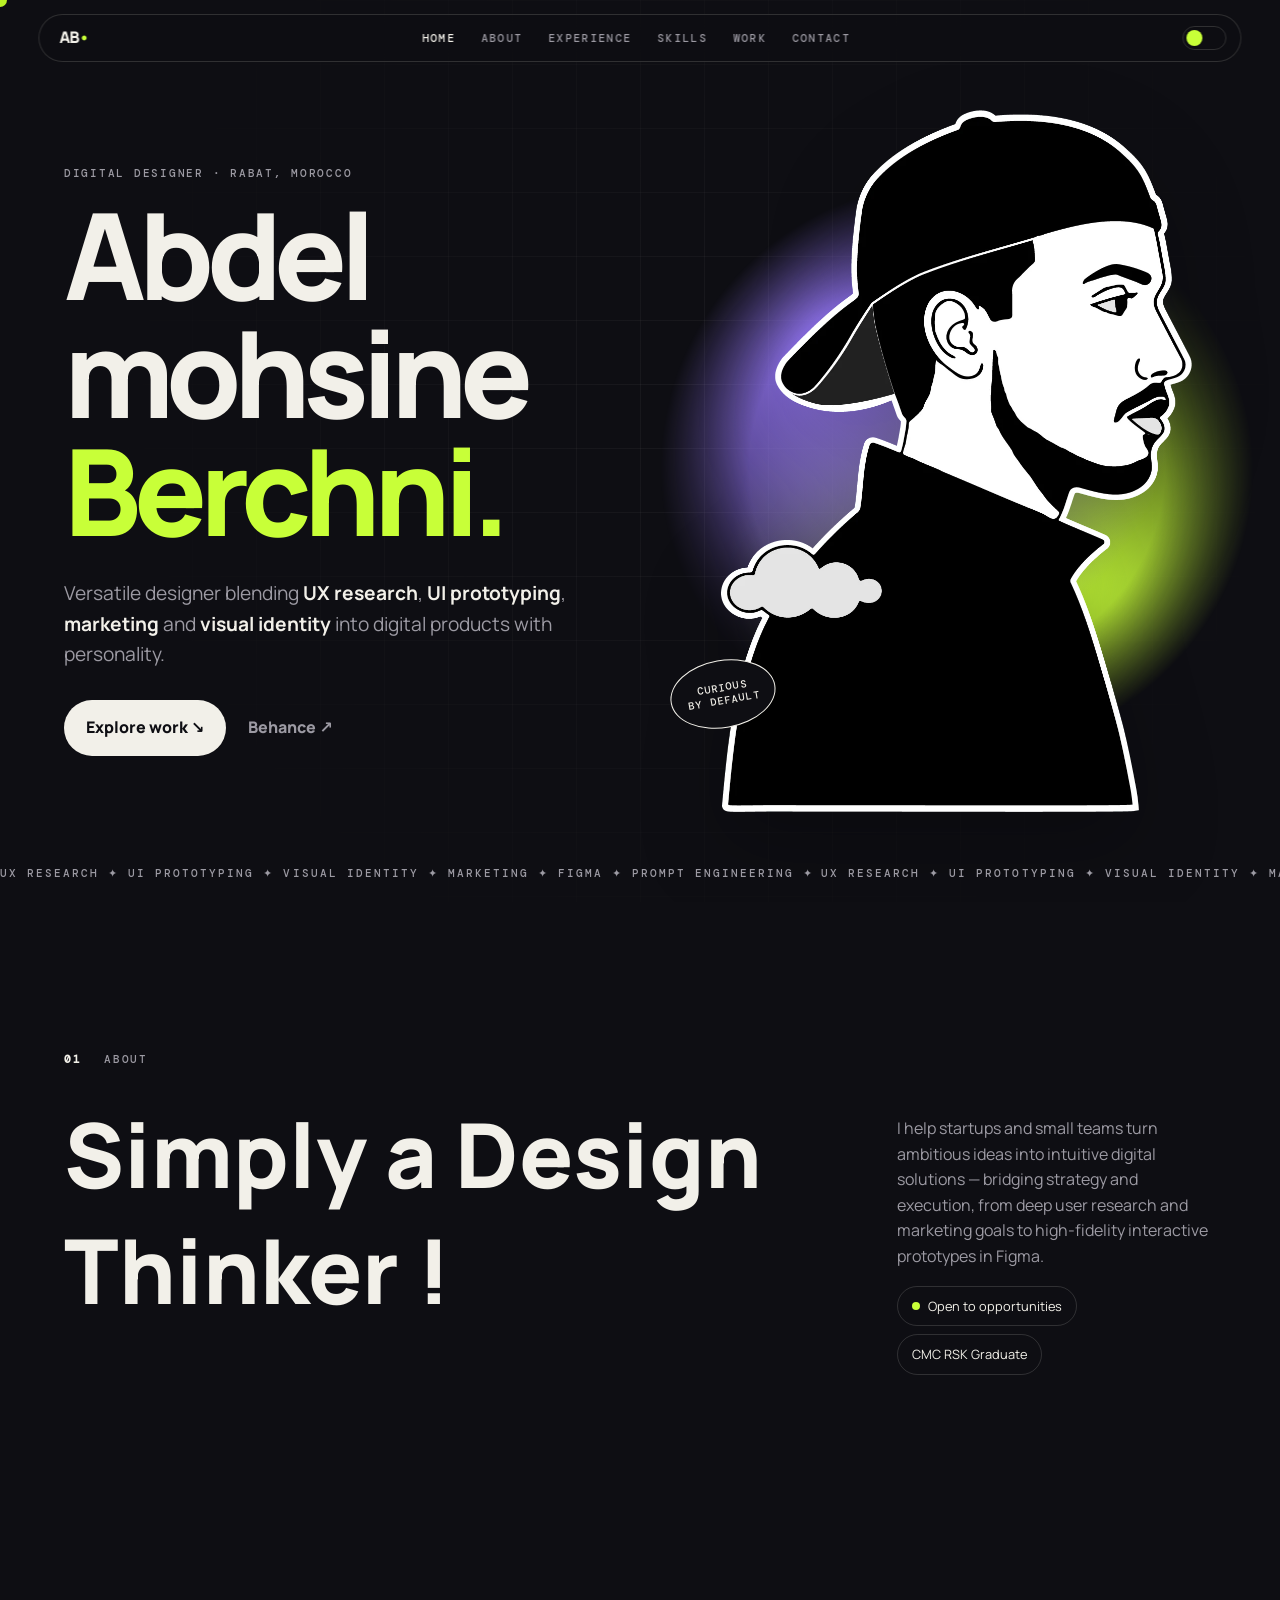
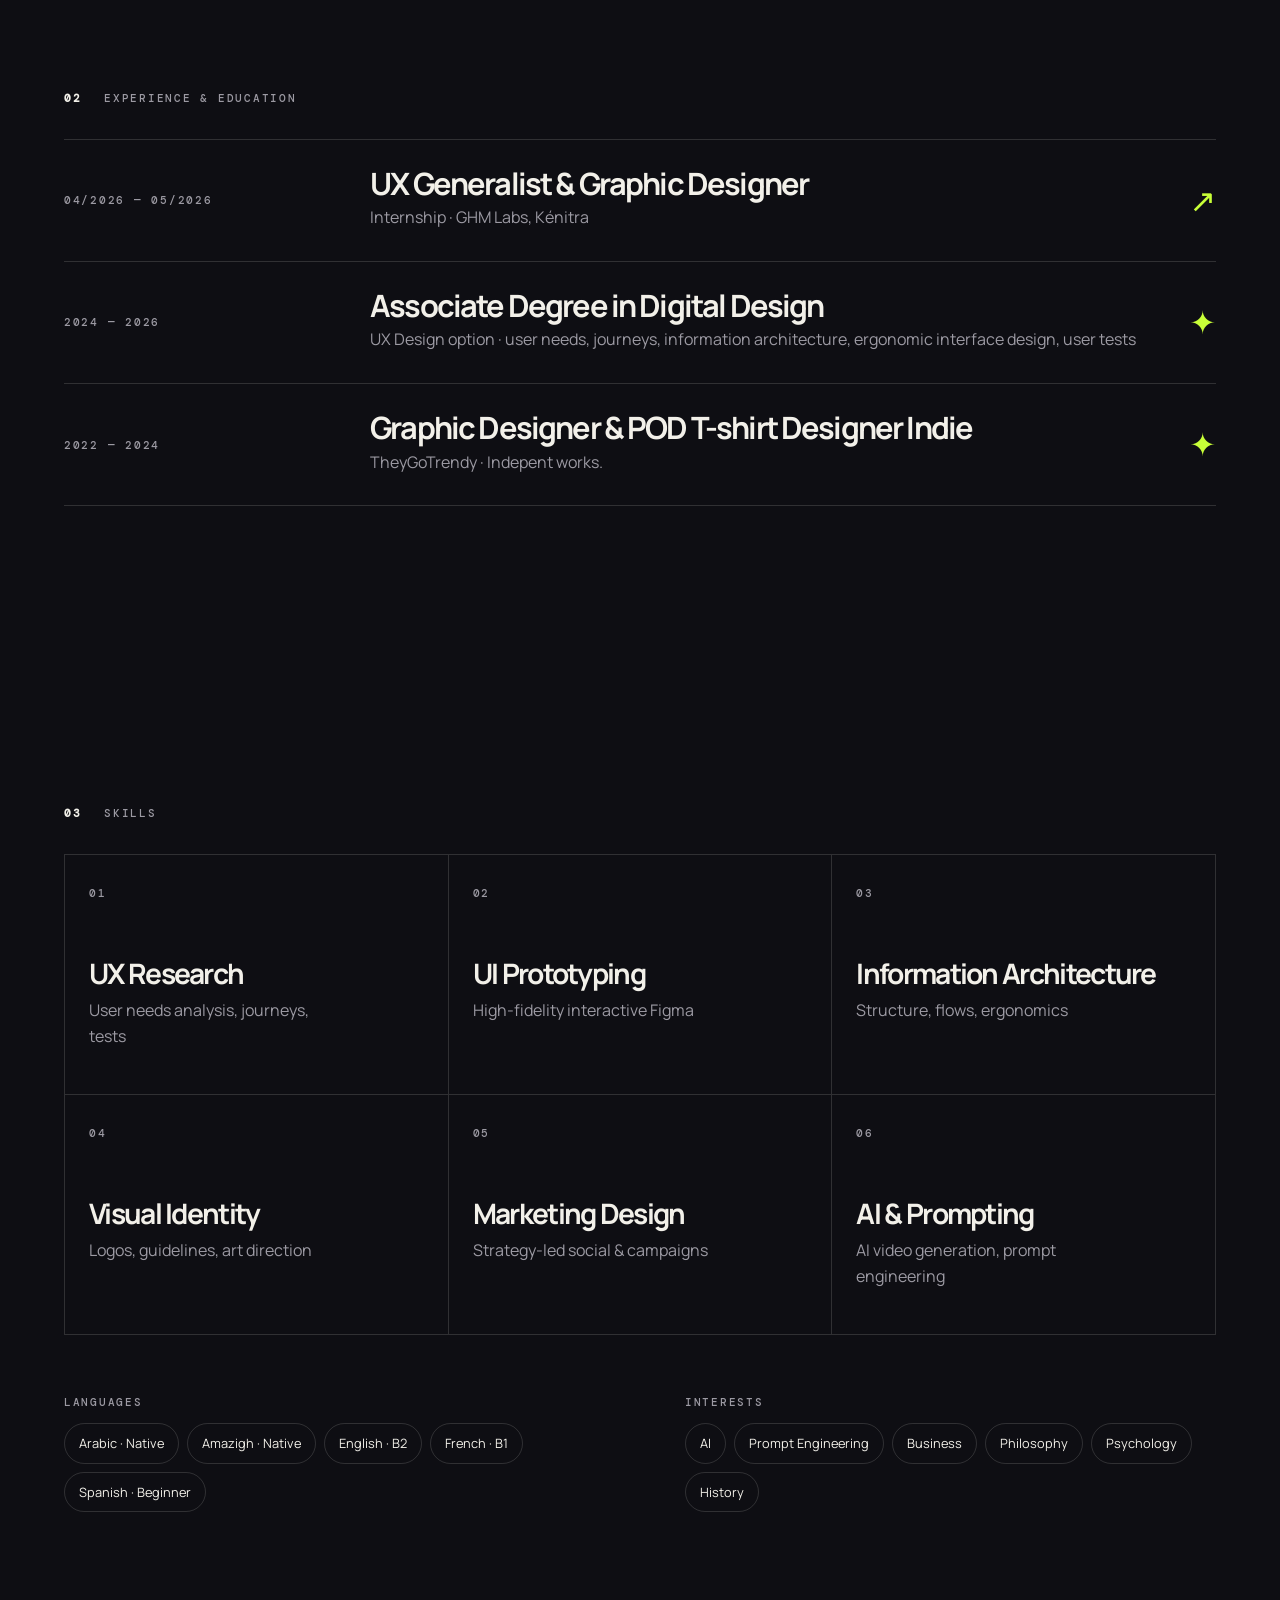
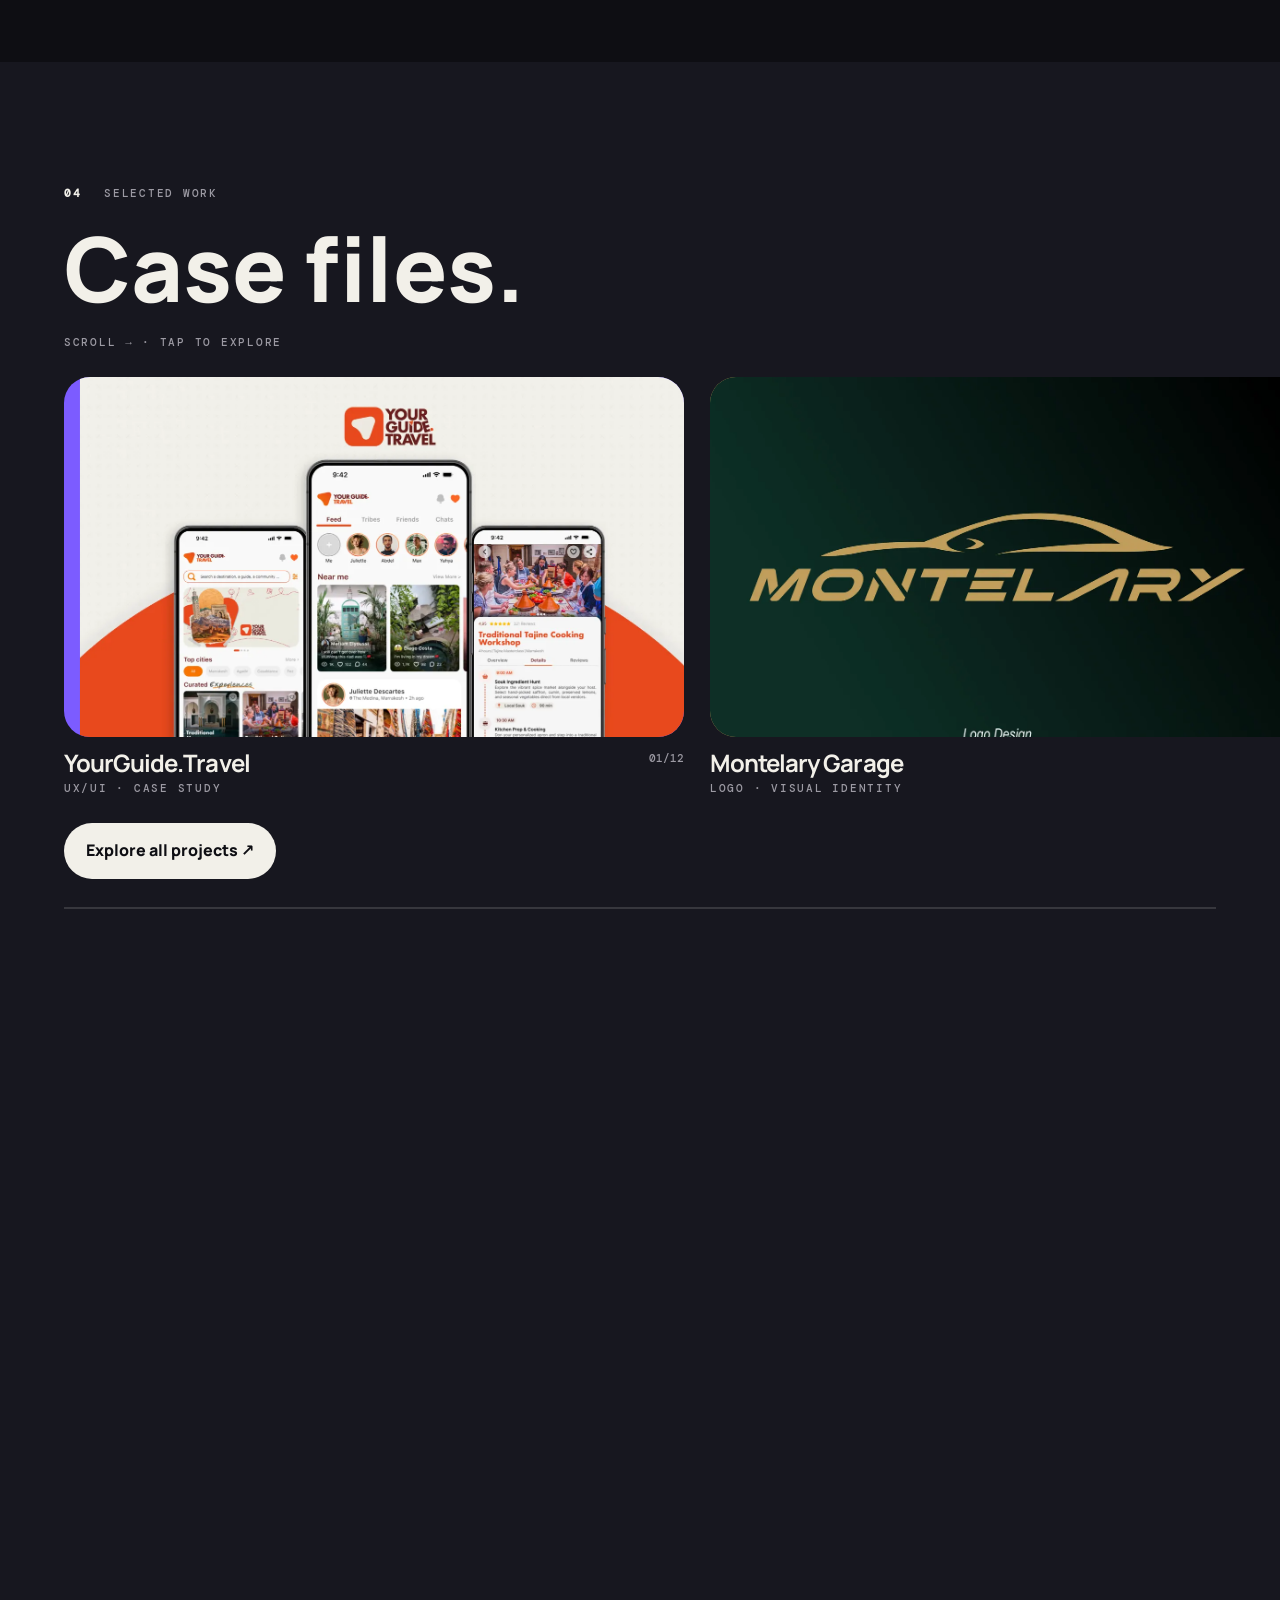
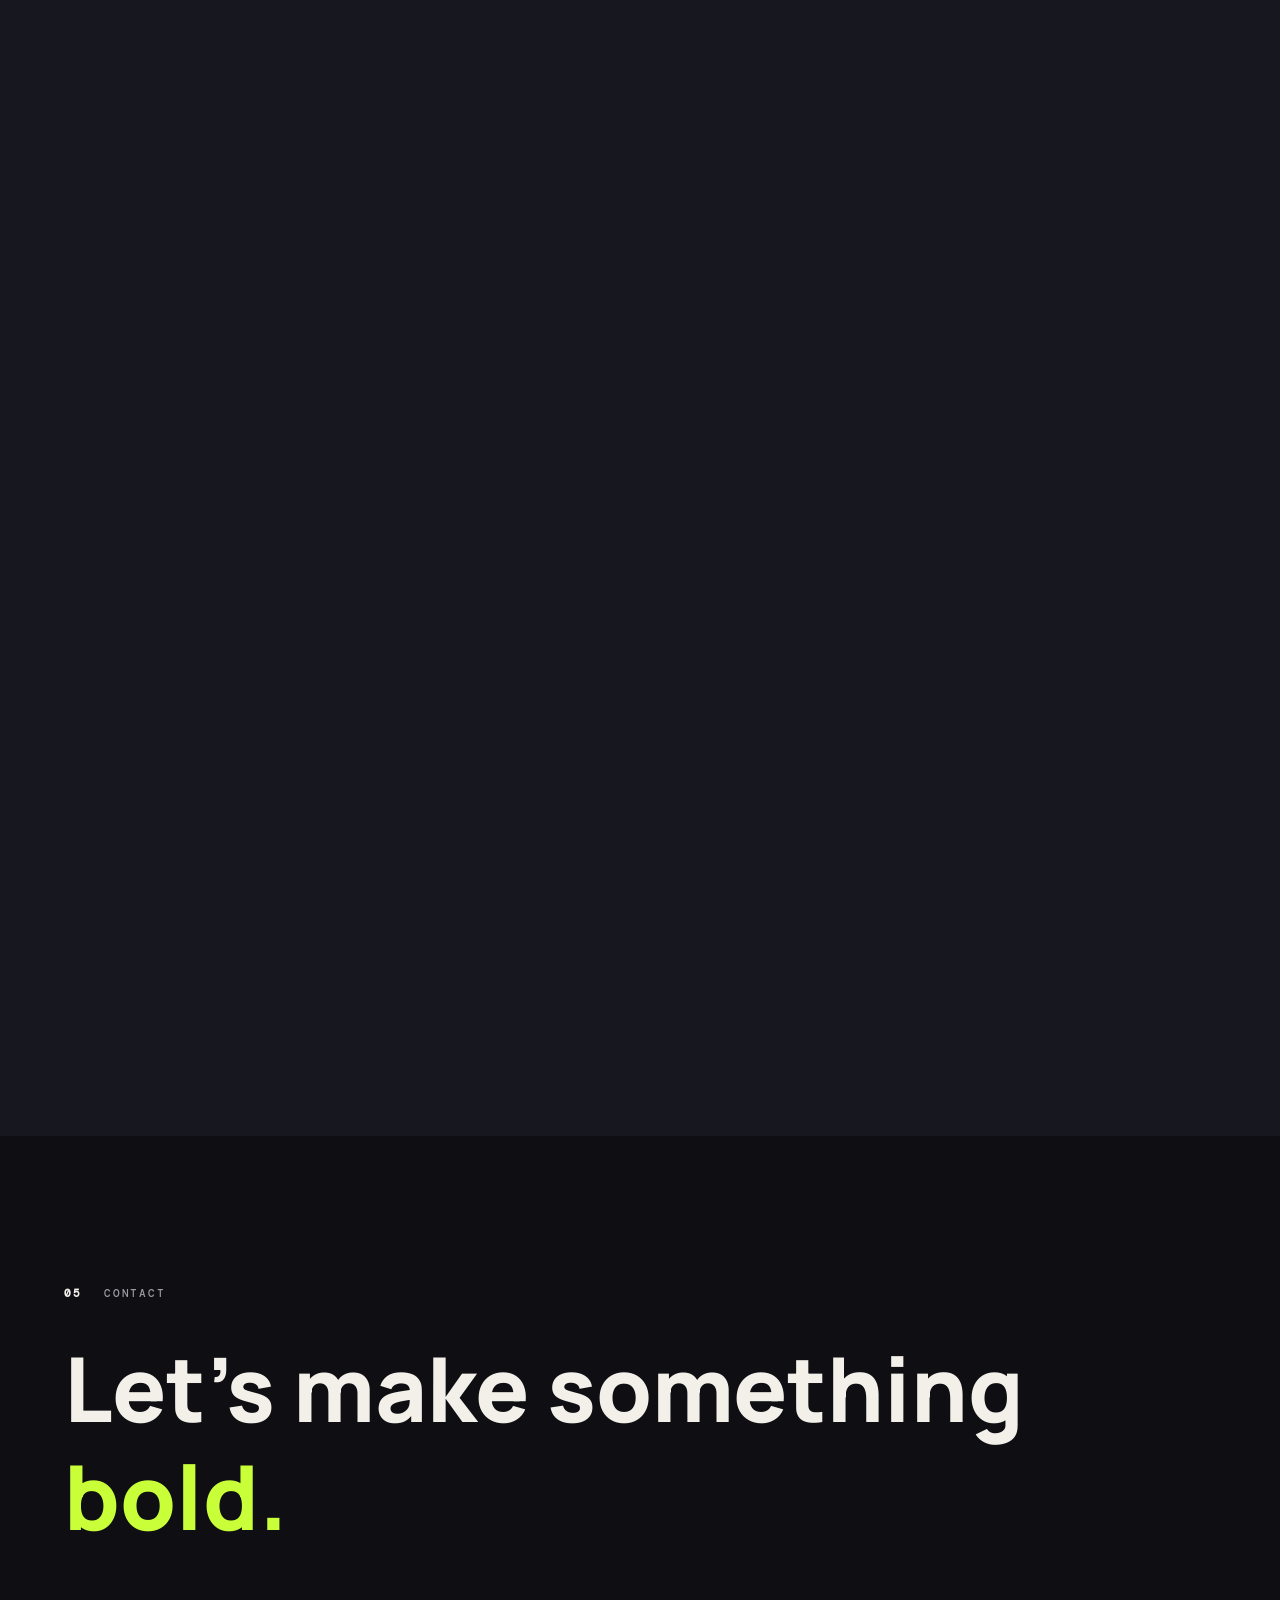
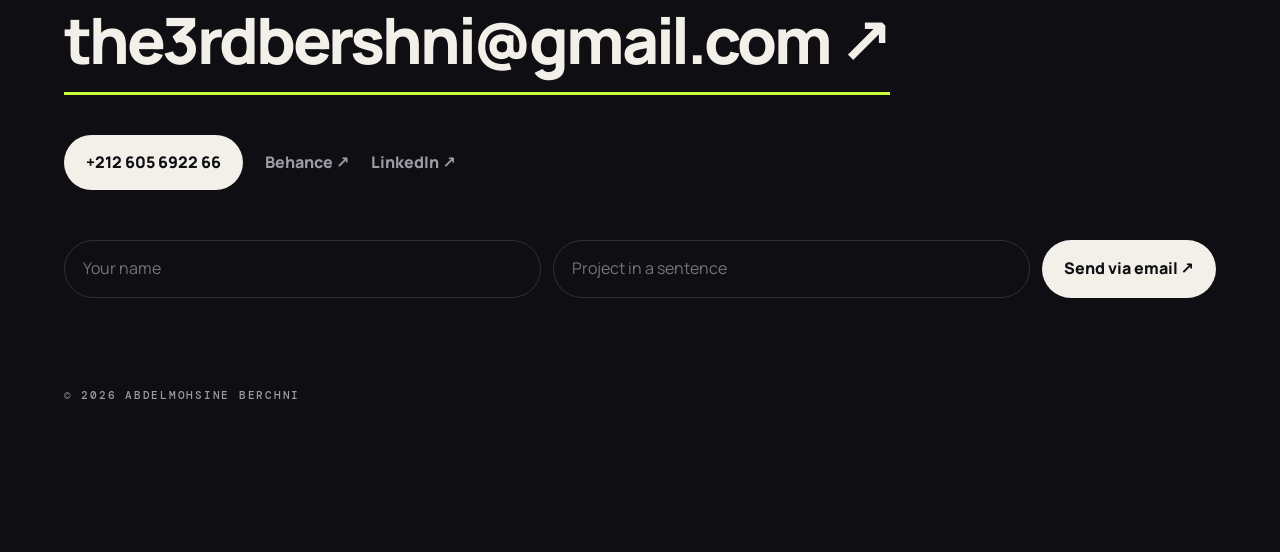
<file: index.html>
<!doctype html>
<html lang="en">
<head>
<meta charset="UTF-8">
<meta name="viewport" content="width=device-width, initial-scale=1, viewport-fit=cover">
<title>Abdelmohsine Berchni — Digital Designer</title>
<meta name="google-site-verification" content="RUH5QSDO039Ayk-jvQRTazcboufBefTNVR_I5oU-oLw" />
<meta name="description" content="Abdelmohsine Berchni — Versatile Digital Designer: UX Research, UI Prototyping, Marketing and Visual Identity.">
<meta name="theme-color" content="#0e0e13">
<link rel="icon" href="data:image/svg+xml,%3Csvg xmlns='http://www.w3.org/2000/svg' viewBox='0 0 32 32'%3E%3Crect width='32' height='32' rx='9' fill='%23c8ff38'/%3E%3Ctext x='16' y='22' font-size='16' font-weight='800' text-anchor='middle' font-family='sans-serif'%3EAB%3C/text%3E%3C/svg%3E">
<link rel="preconnect" href="https://fonts.googleapis.com"><link rel="preconnect" href="https://fonts.gstatic.com" crossorigin>
<link href="https://fonts.googleapis.com/css2?family=DM+Mono:wght@400;500&family=Manrope:wght@400;600;800&display=swap" rel="stylesheet">
<script>try{document.documentElement.dataset.theme=localStorage.getItem('theme')||'dark'}catch(e){document.documentElement.dataset.theme='dark'}</script>
<link rel="stylesheet" href="css/styles.css">
</head>
<body>
<div class="cur" id="cur" aria-hidden="true"><span id="curT"></span></div>
<header class="nav">
  <a href="#top" class="brand">AB<i>•</i></a>
  <nav id="nav"><a href="#top">Home</a><a href="#about">About</a><a href="#experience">Experience</a><a href="#skills">Skills</a><a href="#work">Work</a><a href="#contact">Contact</a></nav>
  <button id="theme" aria-label="Toggle light/dark theme"><b></b></button>
</header>

<main>
<section id="top" class="hero pad">
  <div class="grid-bg"></div>
  <div class="hero-txt">
    <p class="mono rv">Digital Designer · Rabat, Morocco</p>
    <h1><span class="ln"><em>Abdel</em></span><span class="ln"><em>mohsine</em></span><span class="ln"><em class="ac">Berchni.</em></span></h1>
    <p class="lead rv">Versatile designer blending <b>UX research</b>, <b>UI prototyping</b>, <b>marketing</b> and <b>visual identity</b> into digital products with personality.</p>
    <div class="row rv"><a class="btn mag" href="#work">Explore work ↘</a><a class="lnk" href="https://www.behance.net/bershni" target="_blank" rel="noopener">Behance ↗</a></div>
  </div>
  <div class="portrait" data-p="-.08">
    <div class="blob" data-p=".05"></div>
    <img src="assets/hero.webp" alt="Illustrated portrait of Abdelmohsine Berchni" data-p=".03">
    <span class="sticker">Curious<br>by default</span>
  </div>
  <div class="marq"><div><span>UX Research ✦ UI Prototyping ✦ Visual Identity ✦ Marketing ✦ Figma ✦ Prompt Engineering ✦ </span><span>UX Research ✦ UI Prototyping ✦ Visual Identity ✦ Marketing ✦ Figma ✦ Prompt Engineering ✦ </span></div></div>
</section>

<section id="about" class="pad sec">
  <p class="mono idx rv"><b>01</b> About</p>
  <div class="two">
    <h2 class="big words">Simply a Design Thinker !</h2>
    <div class="copy rv">
      <p>I help startups and small teams turn ambitious ideas into intuitive digital solutions — bridging strategy and execution, from deep user research and marketing goals to high-fidelity interactive prototypes in Figma.</p>
      <p class="chip-row"><span class="chip"><i class="dot"></i>Open to opportunities</span><span class="chip">CMC RSK Graduate</span></p>
    </div>
  </div>
</section>

<section id="experience" class="pad sec">
  <p class="mono idx rv"><b>02</b> Experience &amp; Education</p>
  <div class="rows">
    <article class="xrow rv"><span class="mono">04/2026 — 05/2026</span><div><h3>UX Generalist &amp; Graphic Designer</h3><p>Internship · GHM Labs, Kénitra</p><small>Delivered brand guidelines, conducted UX research, and designed an MVP .</small></div><i>↗</i></article>
    <article class="xrow rv"><span class="mono">2024 — 2026</span><div><h3>Associate Degree in Digital Design</h3><p>UX Design option · user needs, journeys, information architecture, ergonomic interface design, user tests</p></div><i>✦</i></article>
    <article class="xrow rv"><span class="mono">2022 — 2024</span><div><h3>Graphic Designer &amp; POD T-shirt Designer Indie</h3><p>TheyGoTrendy · Indepent works.</p></div><i>✦</i></article>
  </div>
</section>

<section id="skills" class="pad sec">
  <p class="mono idx rv"><b>03</b> Skills</p>
  <div class="skills" id="skillGrid"></div>
  <div class="two mini">
    <div class="rv"><p class="mono">Languages</p><div class="chip-row"><span class="chip">Arabic · Native</span><span class="chip">Amazigh · Native</span><span class="chip">English · B2</span><span class="chip">French · B1</span><span class="chip">Spanish · Beginner</span></div></div>
    <div class="rv"><p class="mono">Interests</p><div class="chip-row"><span class="chip">AI</span><span class="chip">Prompt Engineering</span><span class="chip">Business</span><span class="chip">Philosophy</span><span class="chip">Psychology</span><span class="chip">History</span></div></div>
  </div>
</section>

<section id="work" class="hs">
  <div class="stick">
    <div class="wk-head pad"><p class="mono idx"><b>04</b> Selected Work</p><h2 class="big">Case files.</h2><p class="mono hint">Scroll → · Tap to explore</p></div>
    <div class="track" id="track"></div>
    <div class="work-more pad"><a class="btn" href="projects.html">Explore all projects ↗</a></div>
    <div class="prog"><i id="prog"></i></div>
  </div>
</section>

<section id="contact" class="pad sec">
  <p class="mono idx rv"><b>05</b> Contact</p>
  <h2 class="big rv">Let’s make something <span class="ac">bold.</span></h2>
  <a class="mail mag" href="mailto:the3rdbershni@gmail.com">the3rdbershni@gmail.com ↗</a>
  <div class="row rv"><a class="btn" href="tel:+212605692266">+212 605 6922 66</a><a class="lnk" href="https://www.behance.net/bershni" target="_blank" rel="noopener">Behance ↗</a><a class="lnk" href="https://www.linkedin.com/in/abdelmohsine-berchni-913345250" target="_blank" rel="noopener">LinkedIn ↗</a></div>
  <form id="form" class="rv"><input name="n" placeholder="Your name" required><input name="s" placeholder="Project in a sentence" required><button class="btn">Send via email ↗</button></form>
  <p class="mono foot">© <span id="yr"></span> Abdelmohsine Berchni</p>
</section>
</main>

<script src="js/projects.js"></script>
<script src="js/main.js"></script>
</body>
</html>
</file>
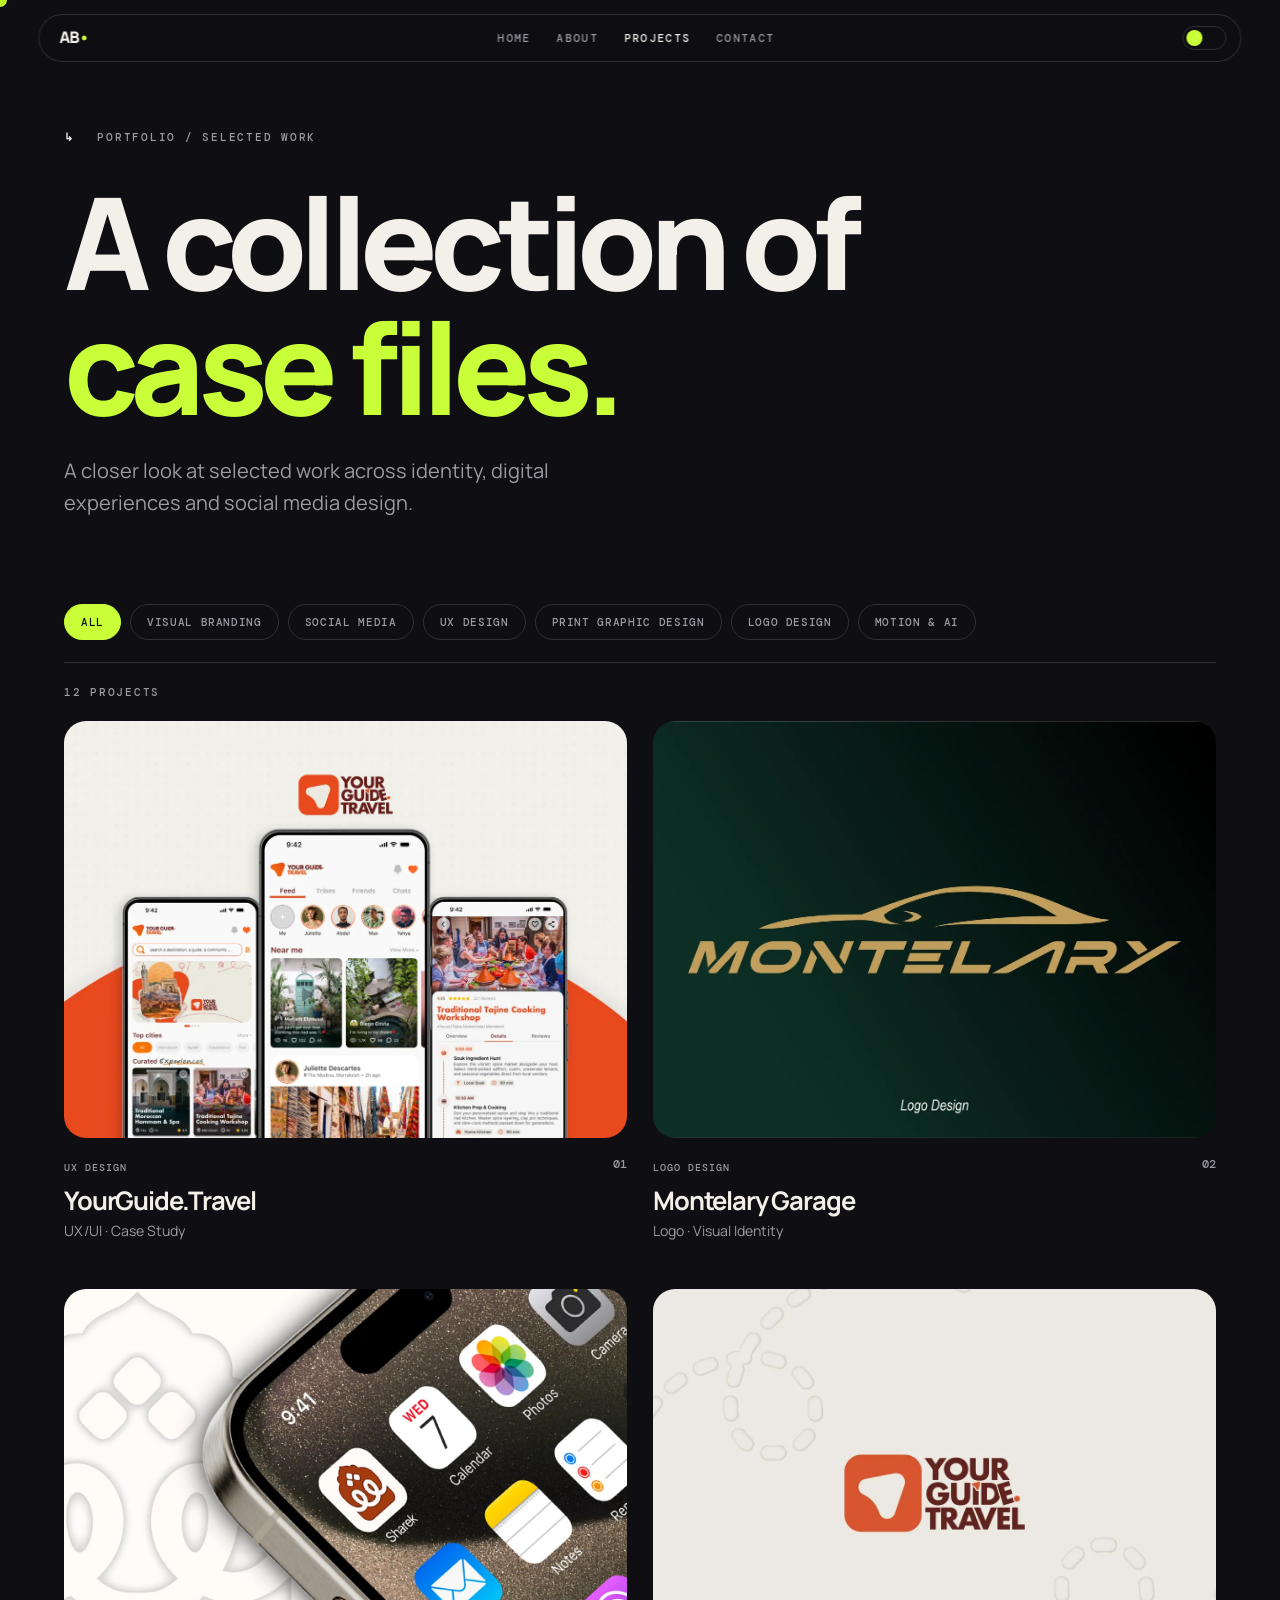
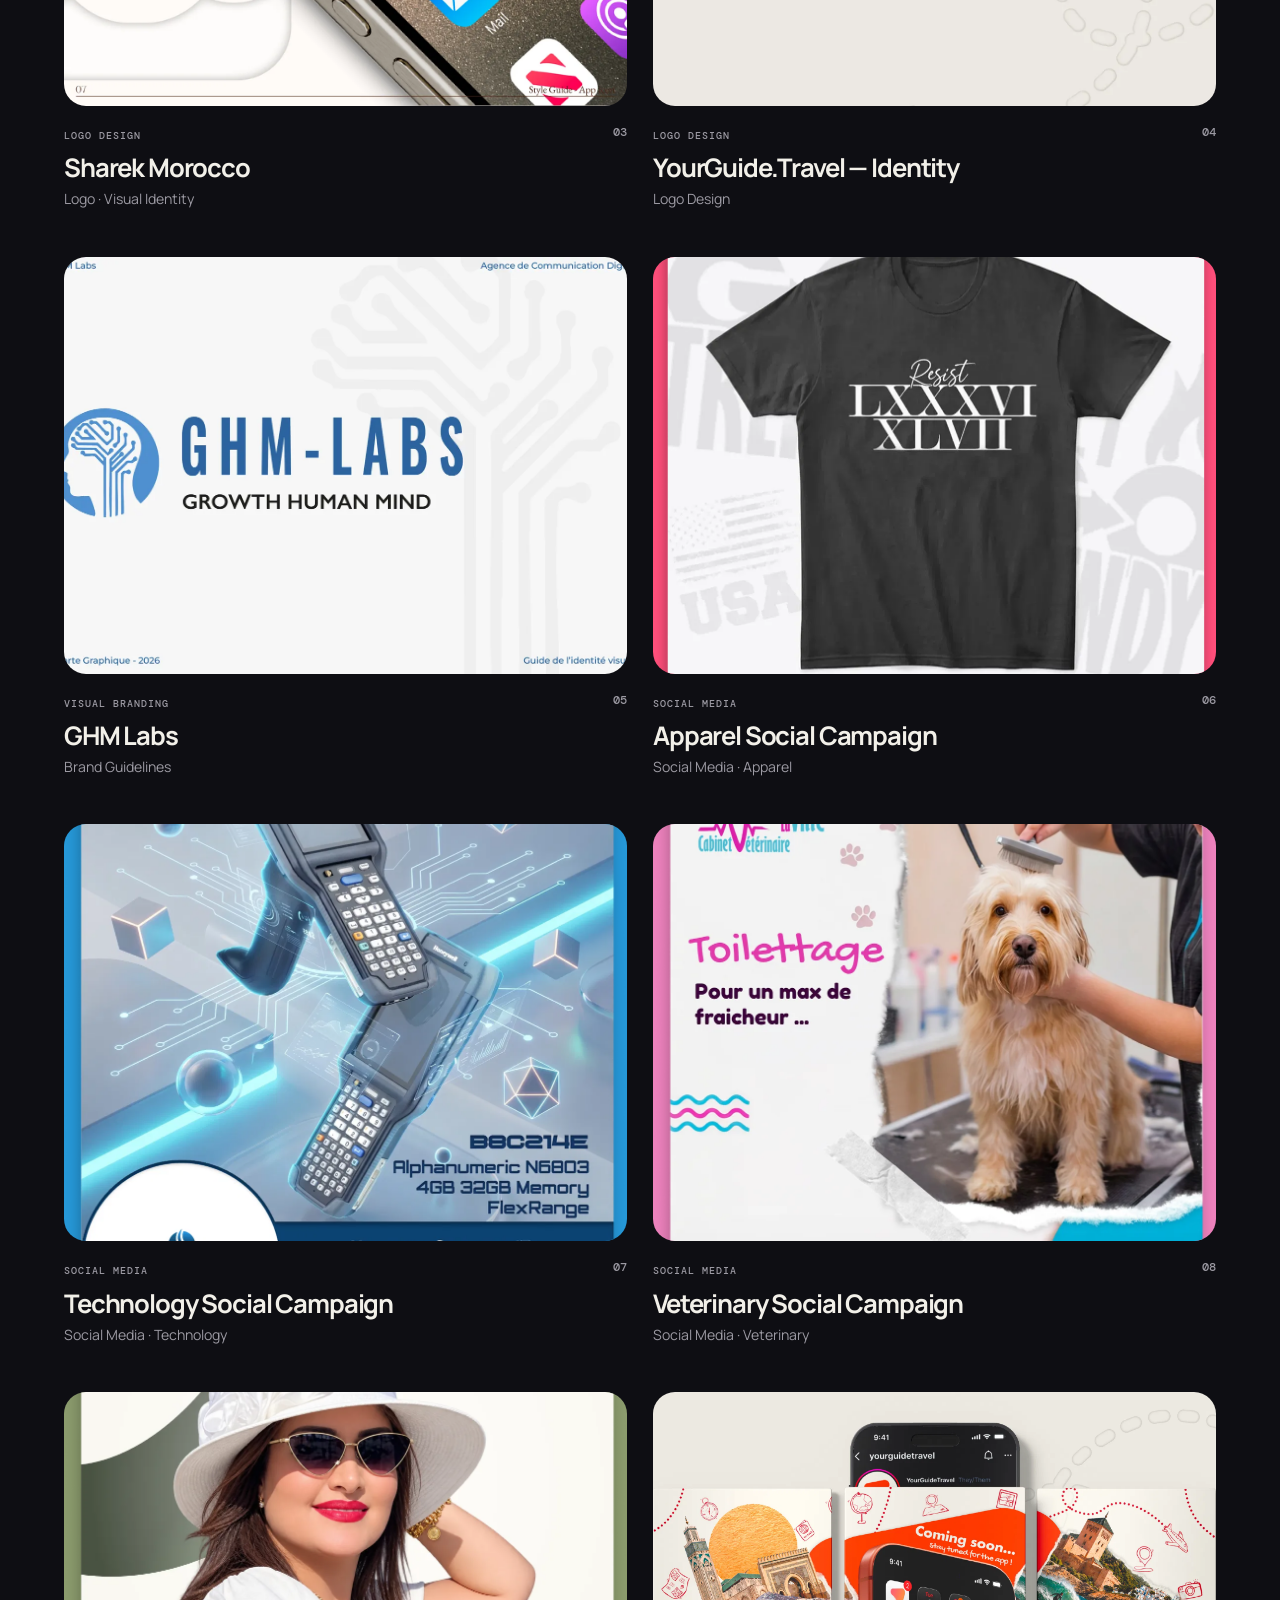
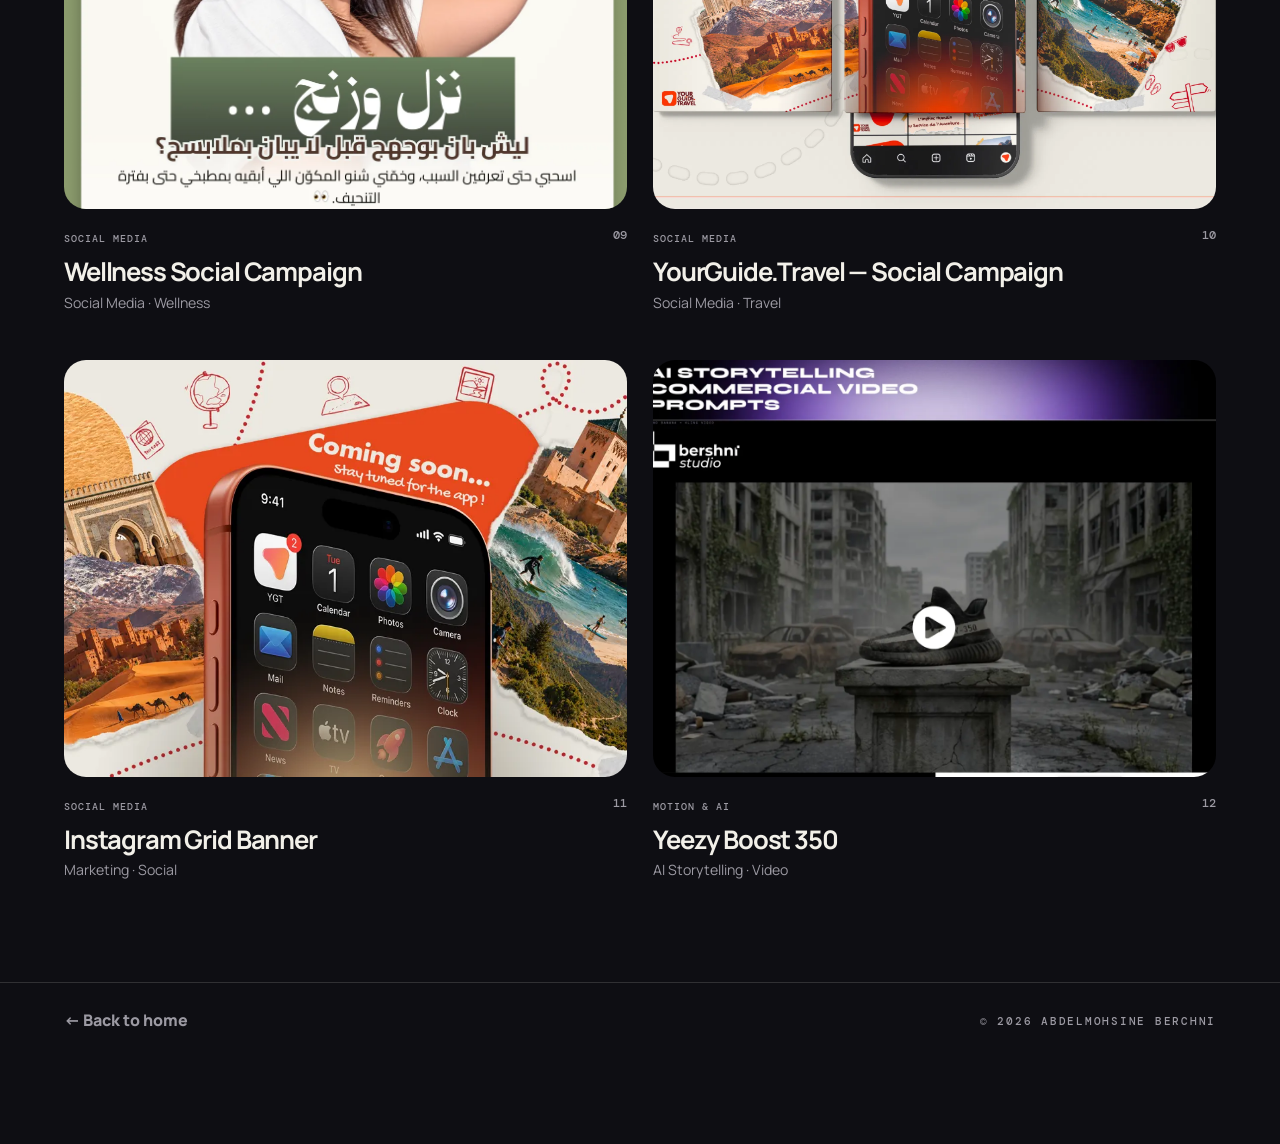
<file: projects.html>
<!doctype html>
<html lang="en"><head>
<meta charset="UTF-8"><meta name="viewport" content="width=device-width, initial-scale=1, viewport-fit=cover">
<title>Projects — Abdelmohsine Berchni</title><meta name="description" content="Explore selected UX, visual branding, logo design and social media projects by Abdelmohsine Berchni.">
<meta name="theme-color" content="#0e0e13"><script>try{document.documentElement.dataset.theme=localStorage.getItem('theme')||'dark'}catch(e){document.documentElement.dataset.theme='dark'}</script>
<link rel="preconnect" href="https://fonts.googleapis.com"><link rel="preconnect" href="https://fonts.gstatic.com" crossorigin><link href="https://fonts.googleapis.com/css2?family=DM+Mono:wght@400;500&family=Manrope:wght@400;600;800&display=swap" rel="stylesheet"><link rel="stylesheet" href="css/styles.css"><link rel="stylesheet" href="css/projects.css">
</head><body><div class="cur" id="cur" aria-hidden="true"><span id="curT"></span></div>
<header class="nav"><a href="index.html#top" class="brand">AB<i>•</i></a><nav id="nav"><a href="index.html#top">Home</a><a href="index.html#about">About</a><a class="on" href="projects.html">Projects</a><a href="index.html#contact">Contact</a></nav><button id="theme" aria-label="Toggle light/dark theme"><b></b></button></header>
<main class="projects-page"><section class="projects-intro pad"><p class="mono idx"><b>↳</b> Portfolio / Selected work</p><h1 class="big">A collection of<br><span class="ac">case files.</span></h1><p class="projects-lead">A closer look at selected work across identity, digital experiences and social media design.</p></section>
<section class="project-list pad"><div class="filters" id="filters" aria-label="Filter projects"></div><p class="mono result-count" id="resultCount" aria-live="polite"></p><div class="project-grid" id="projectGrid"></div><div class="empty-state" id="emptyState" hidden><h2>No projects here yet.</h2><p class="mono">More work in this category will be added soon.</p></div></section>
</main><footer class="projects-footer pad"><a href="index.html#work" class="lnk">← Back to home</a><span class="mono">© <span id="yr"></span> Abdelmohsine Berchni</span></footer>
<script src="js/projects.js"></script><script src="js/gallery.js"></script></body></html>
</file>
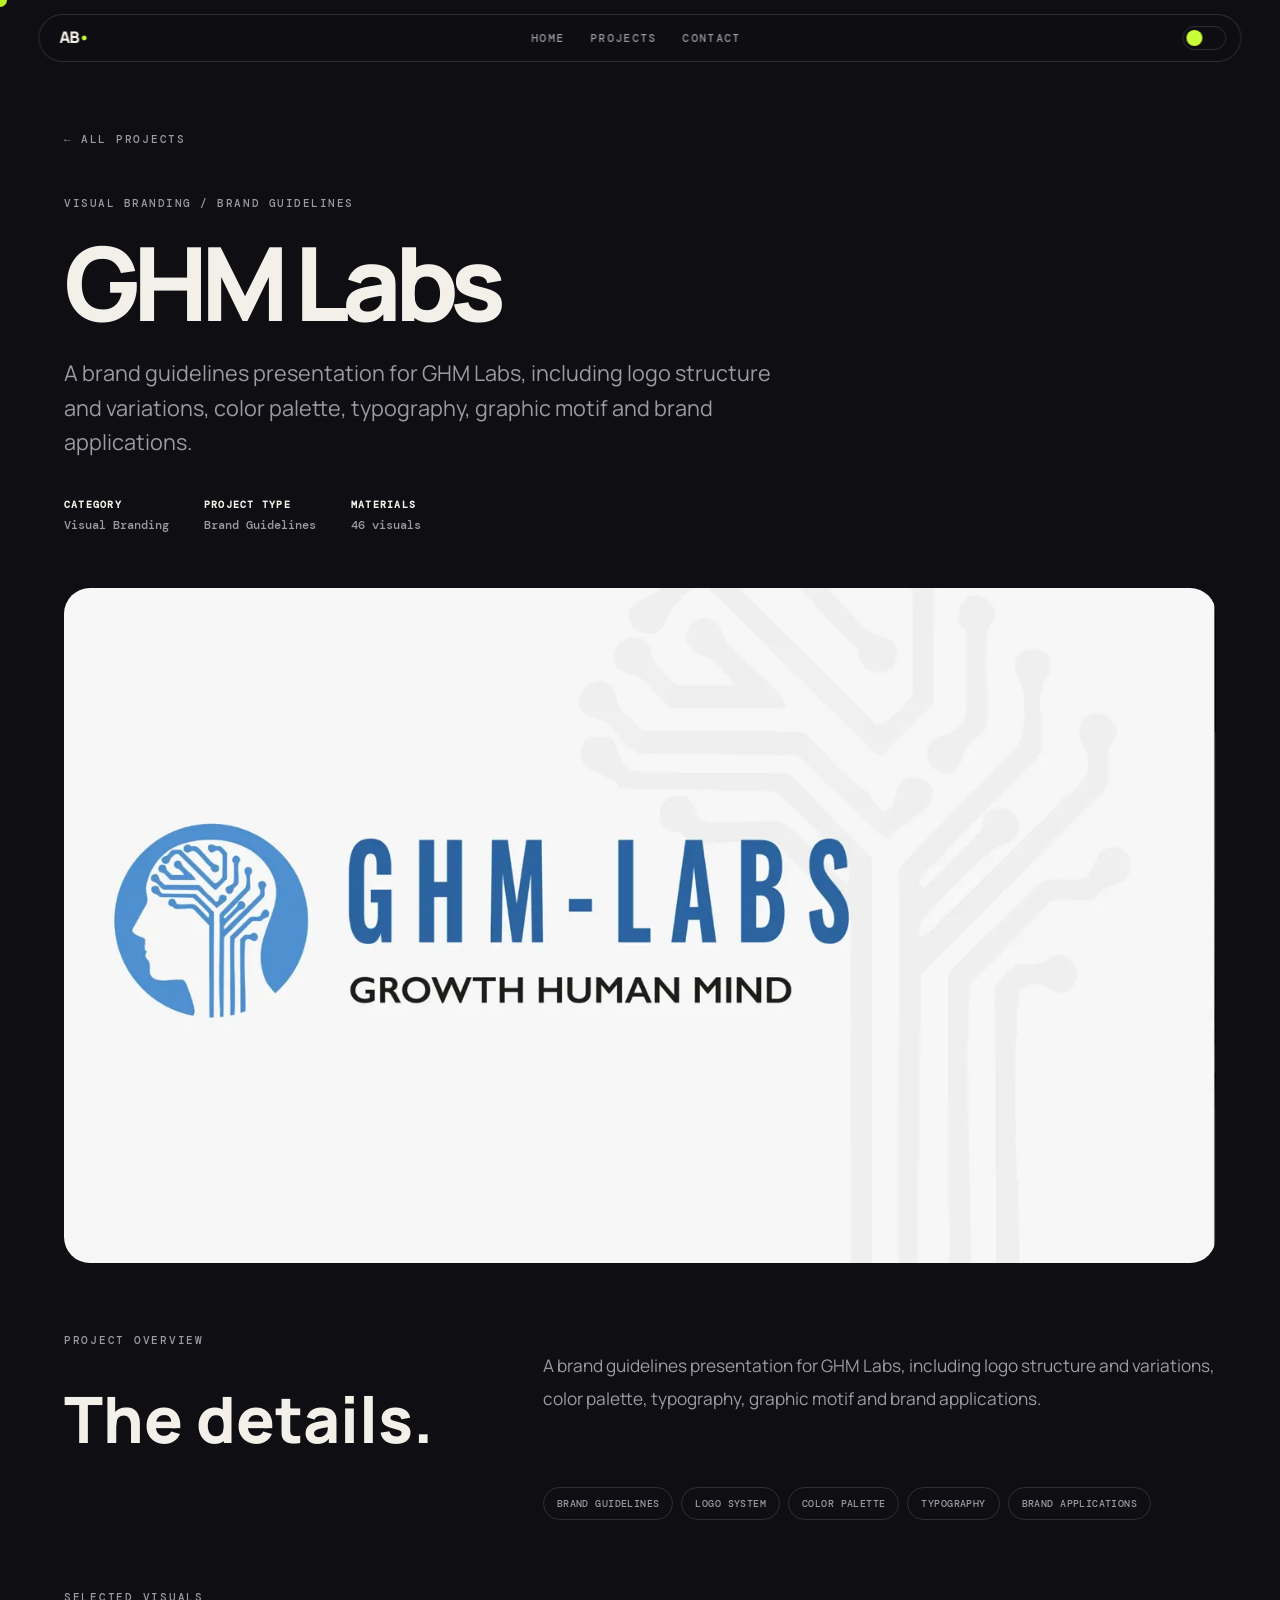
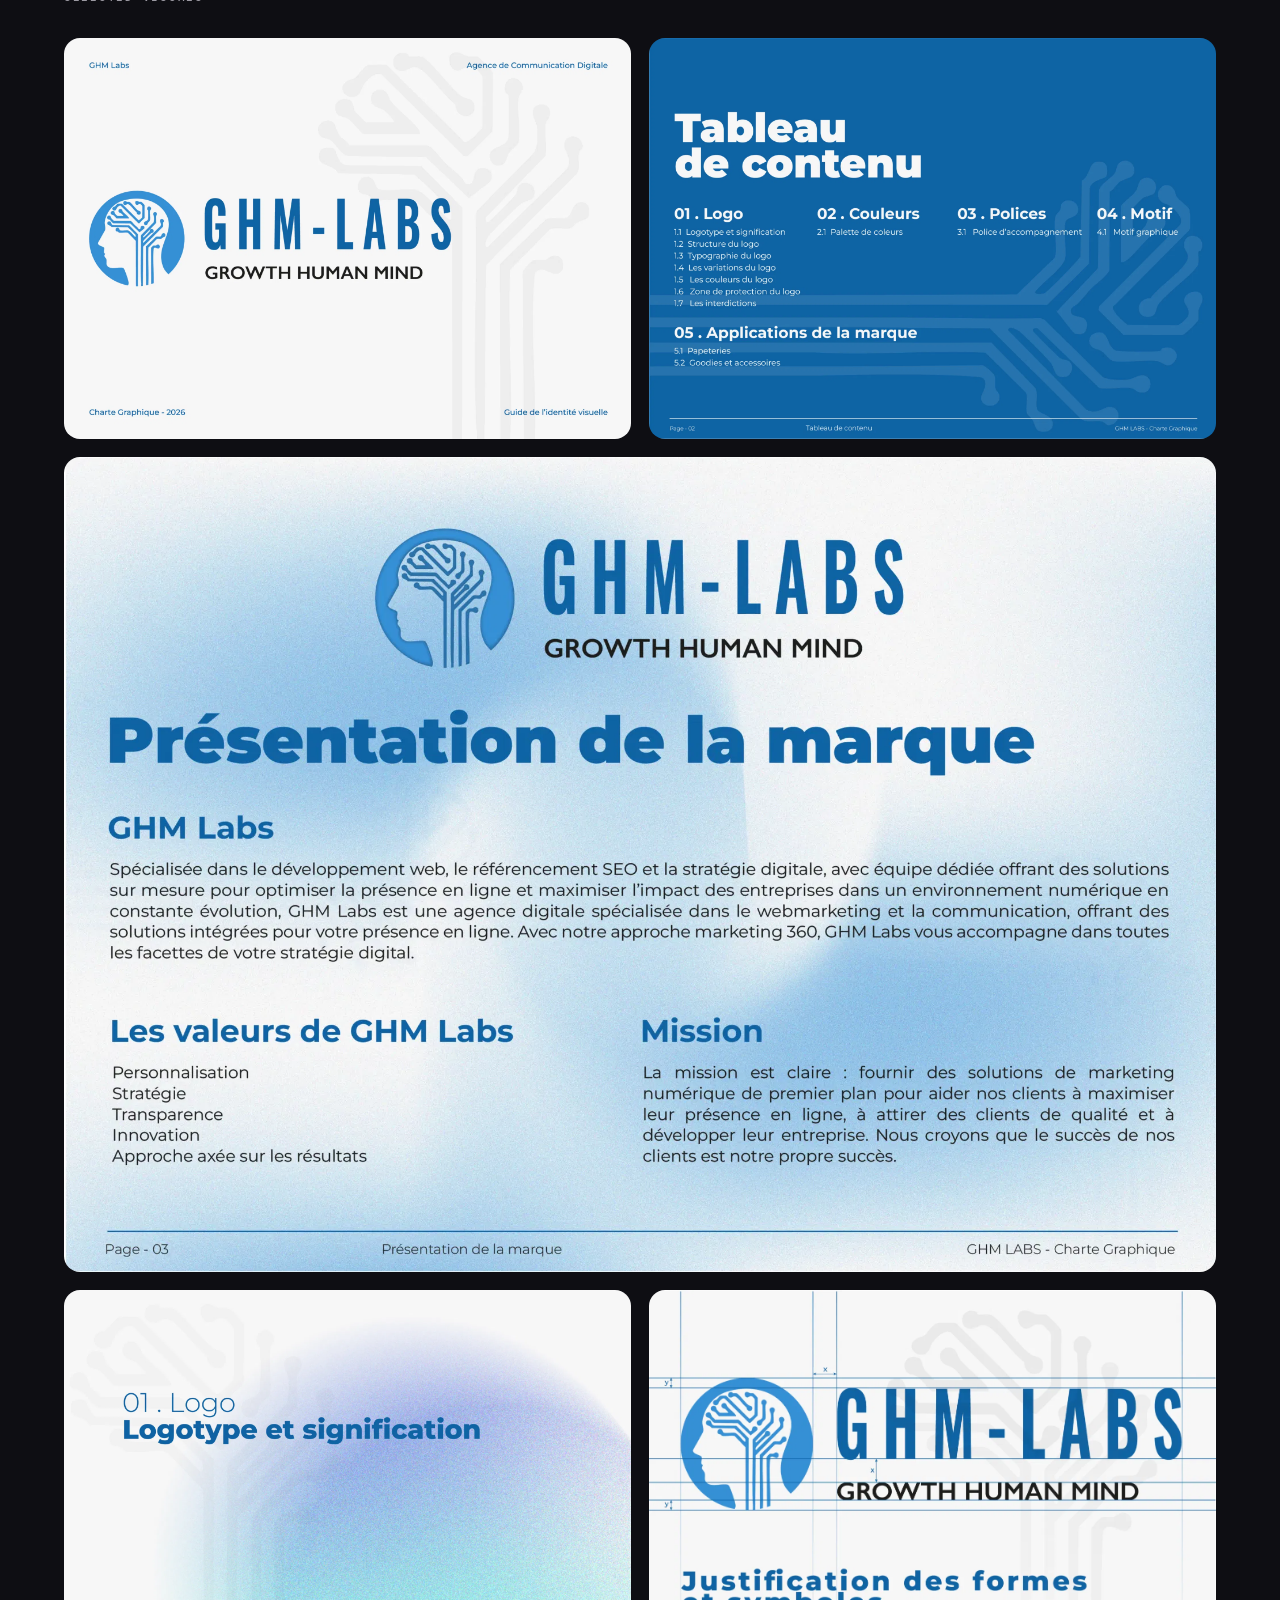
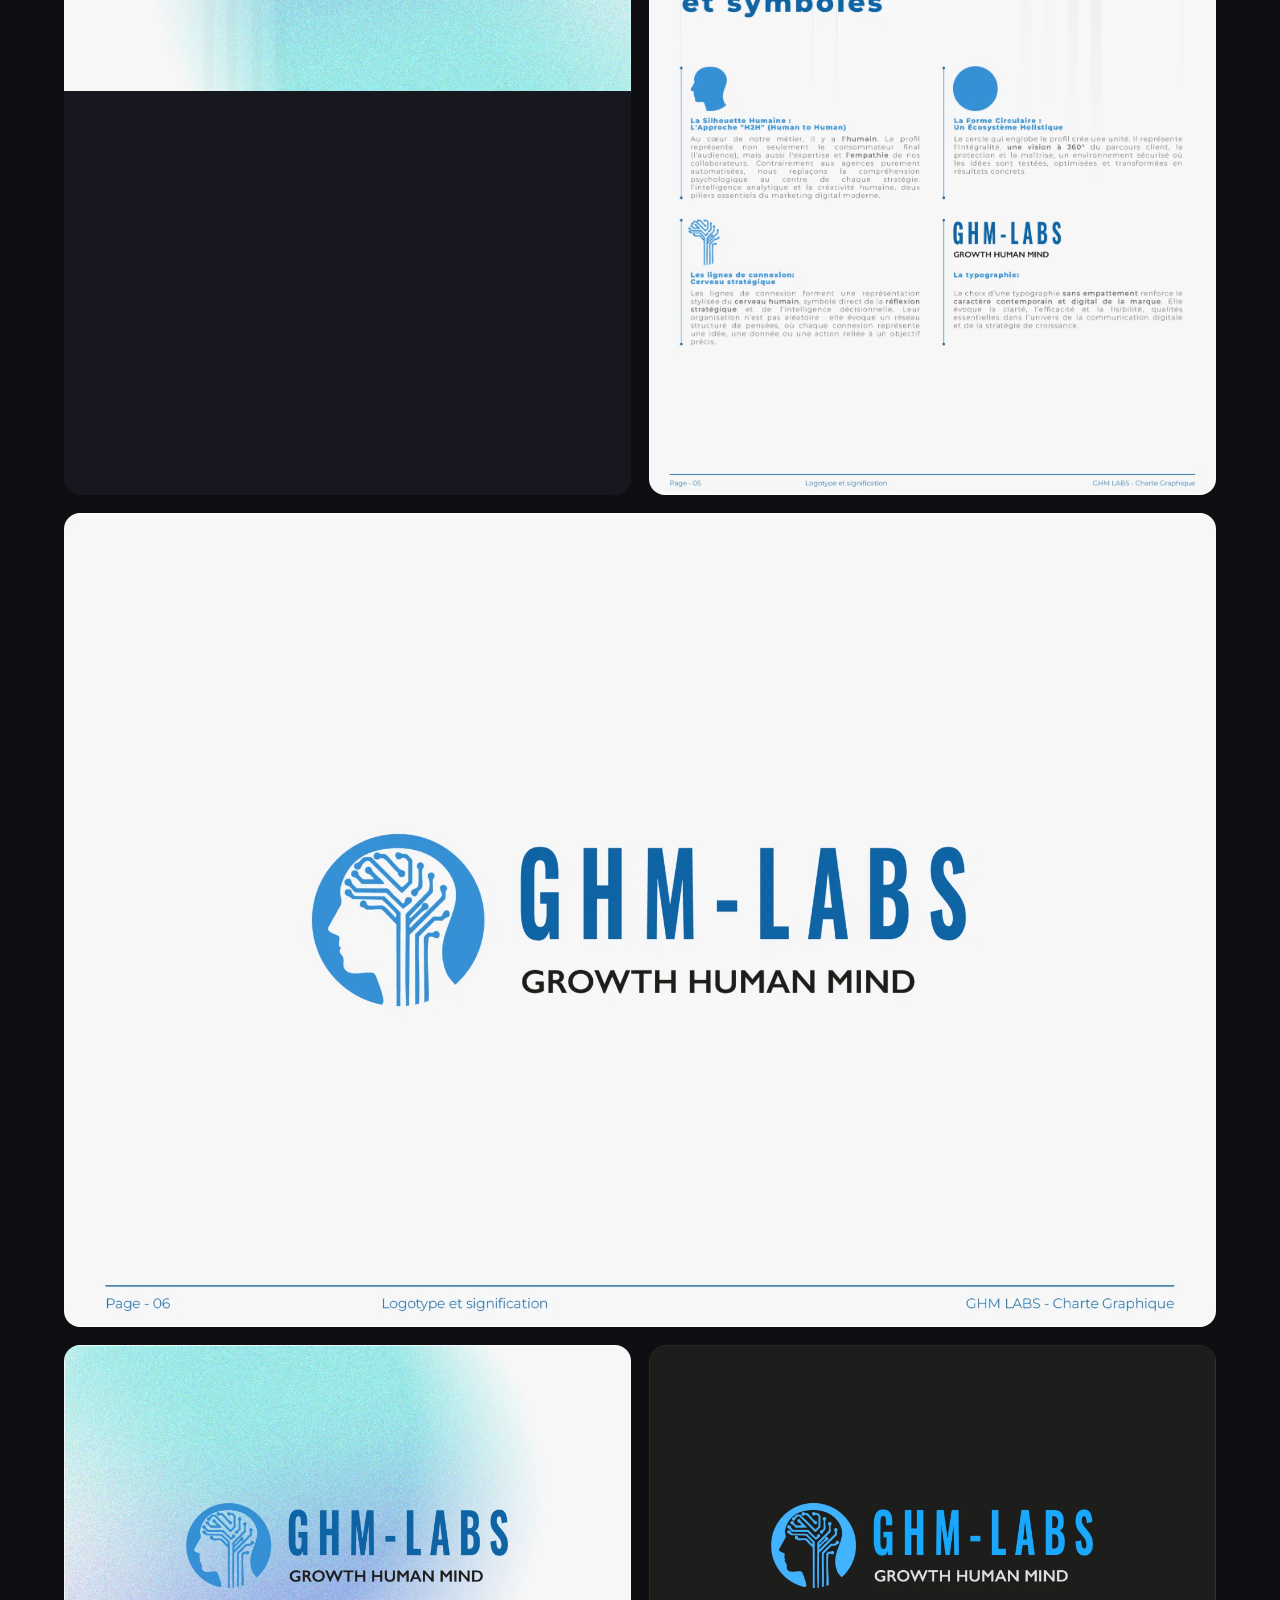
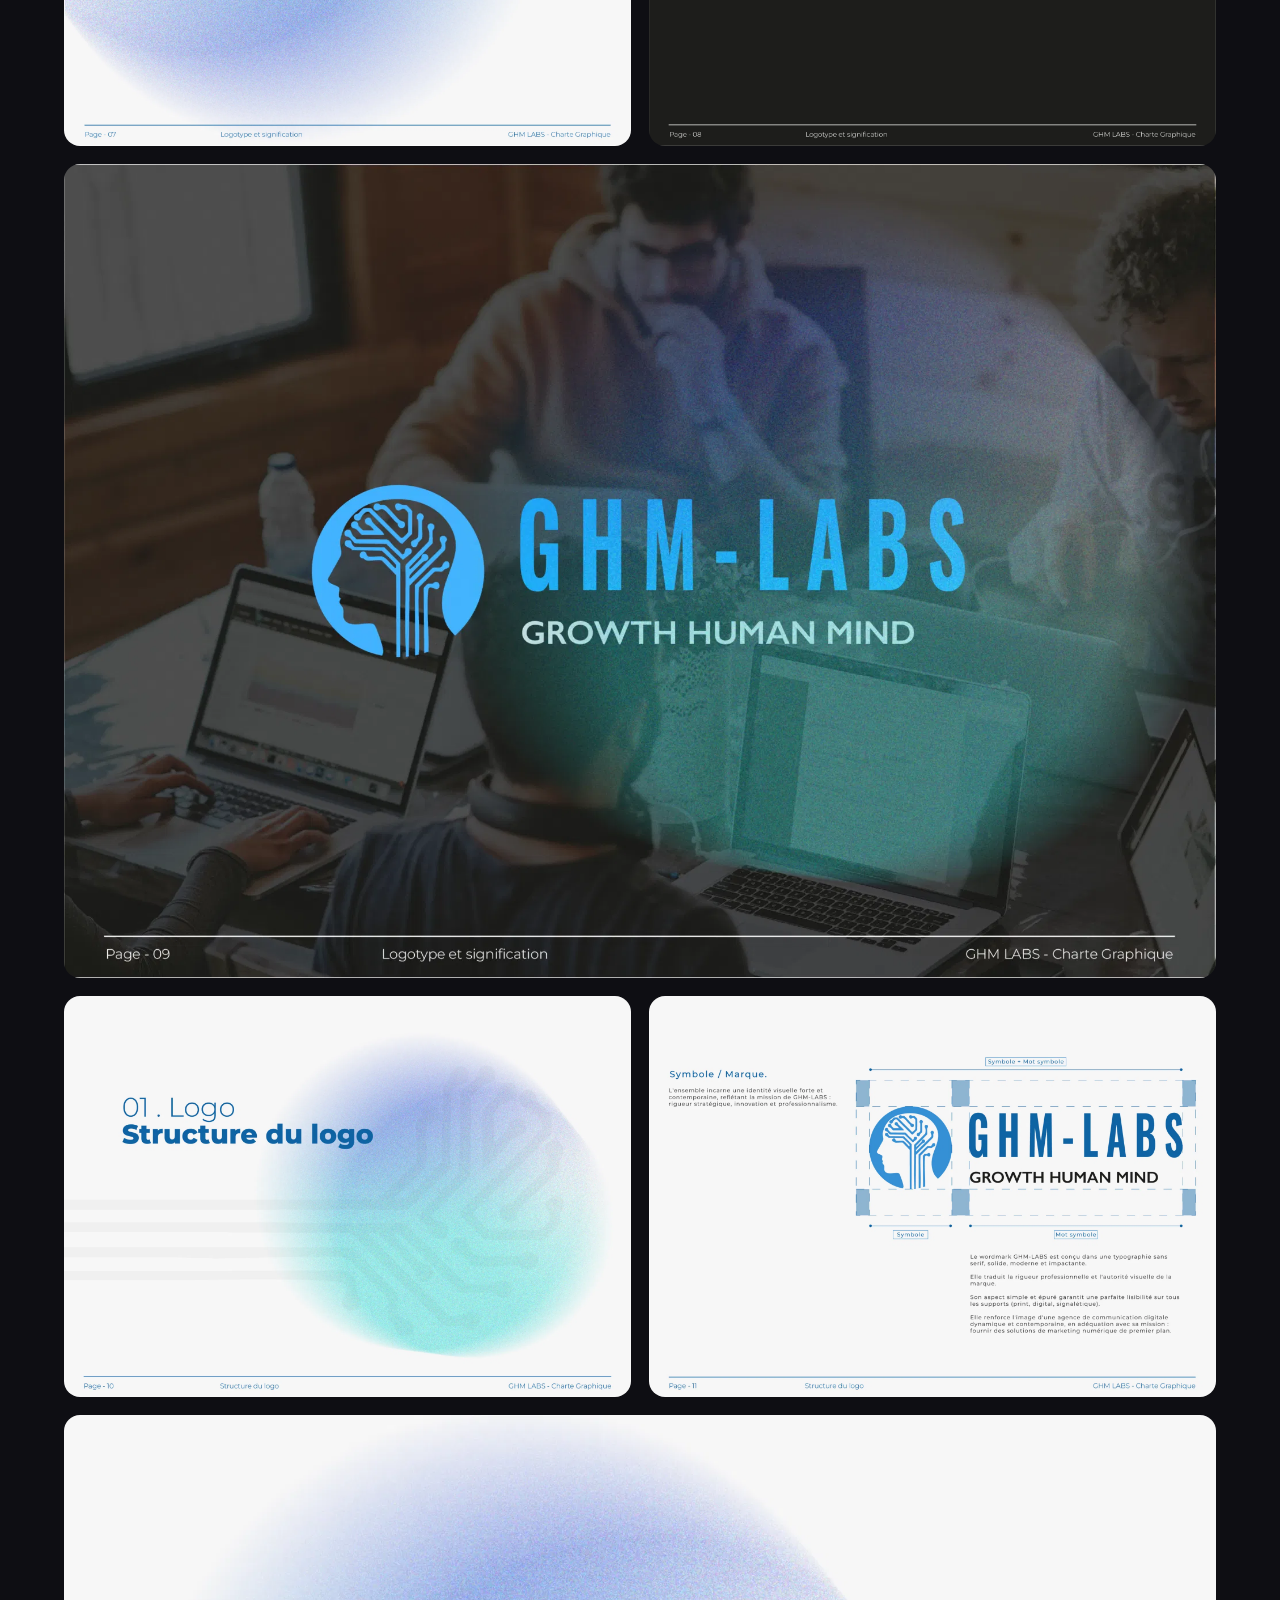
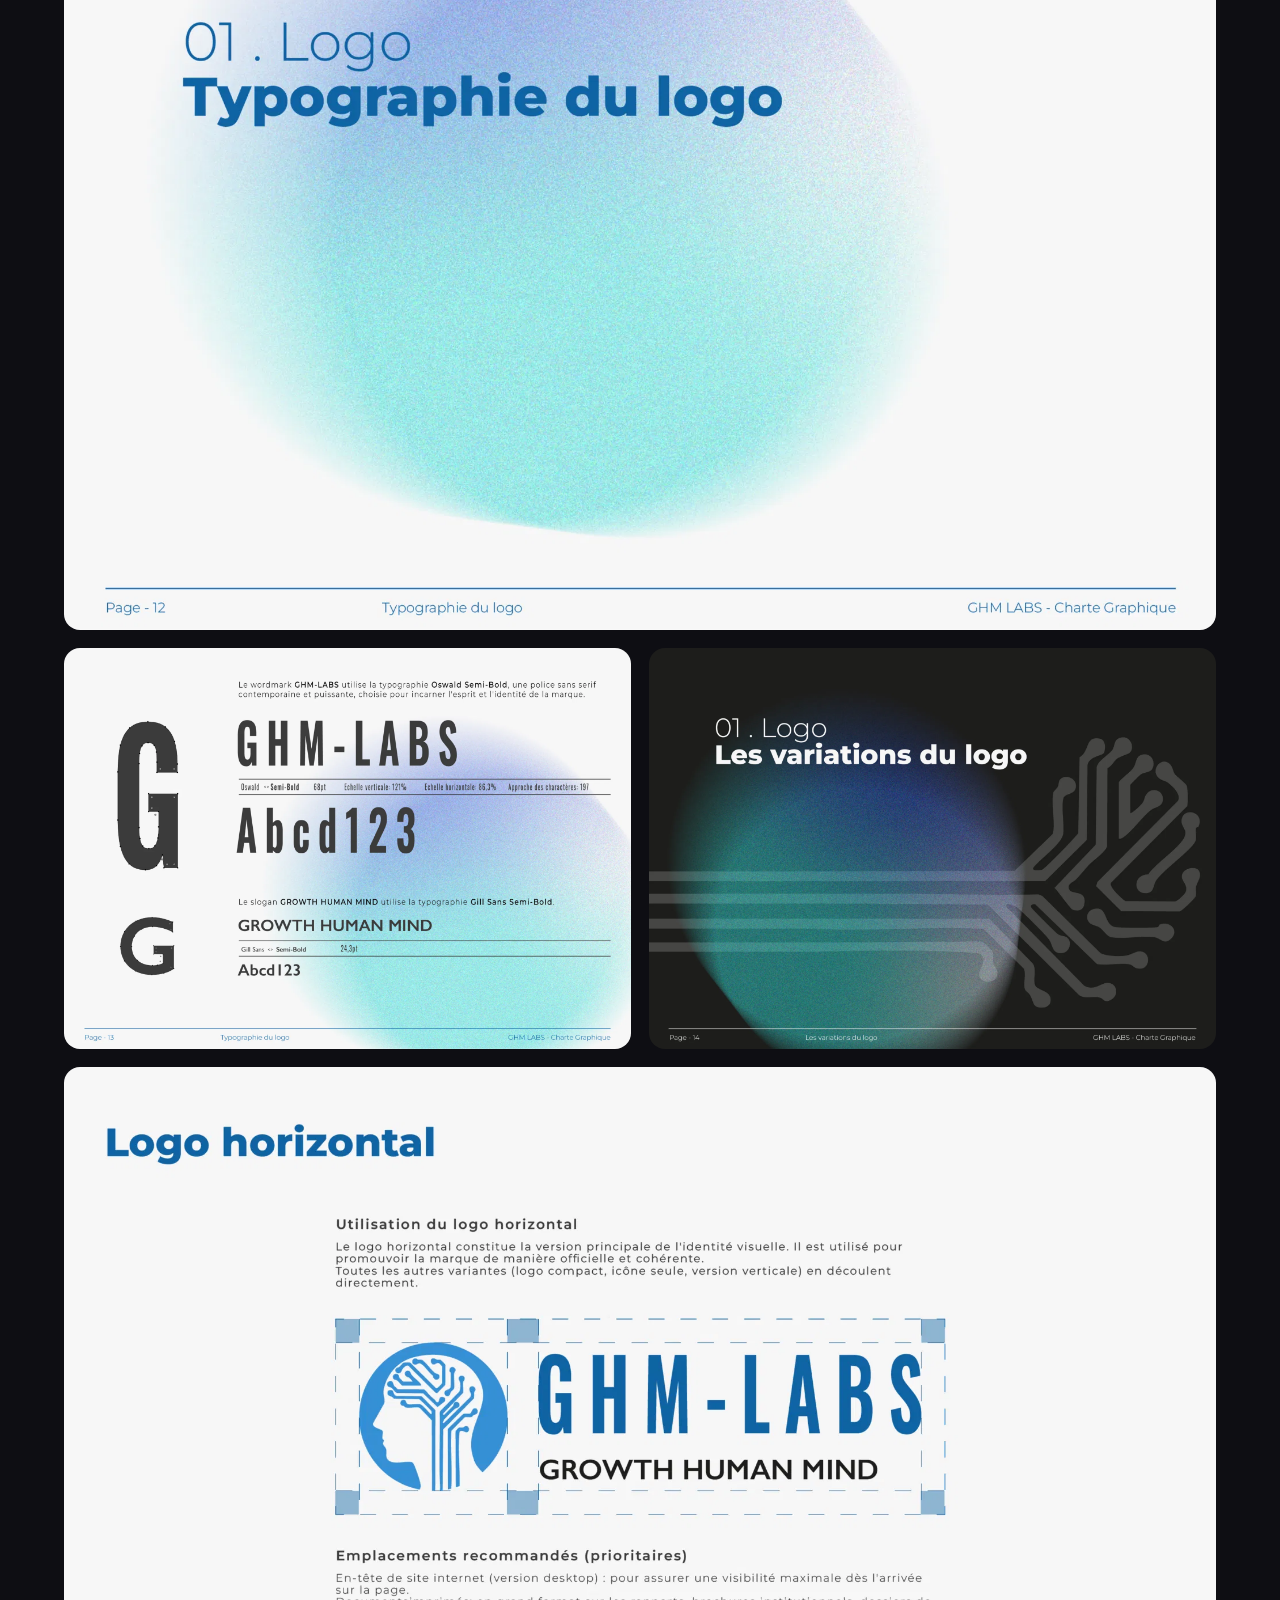
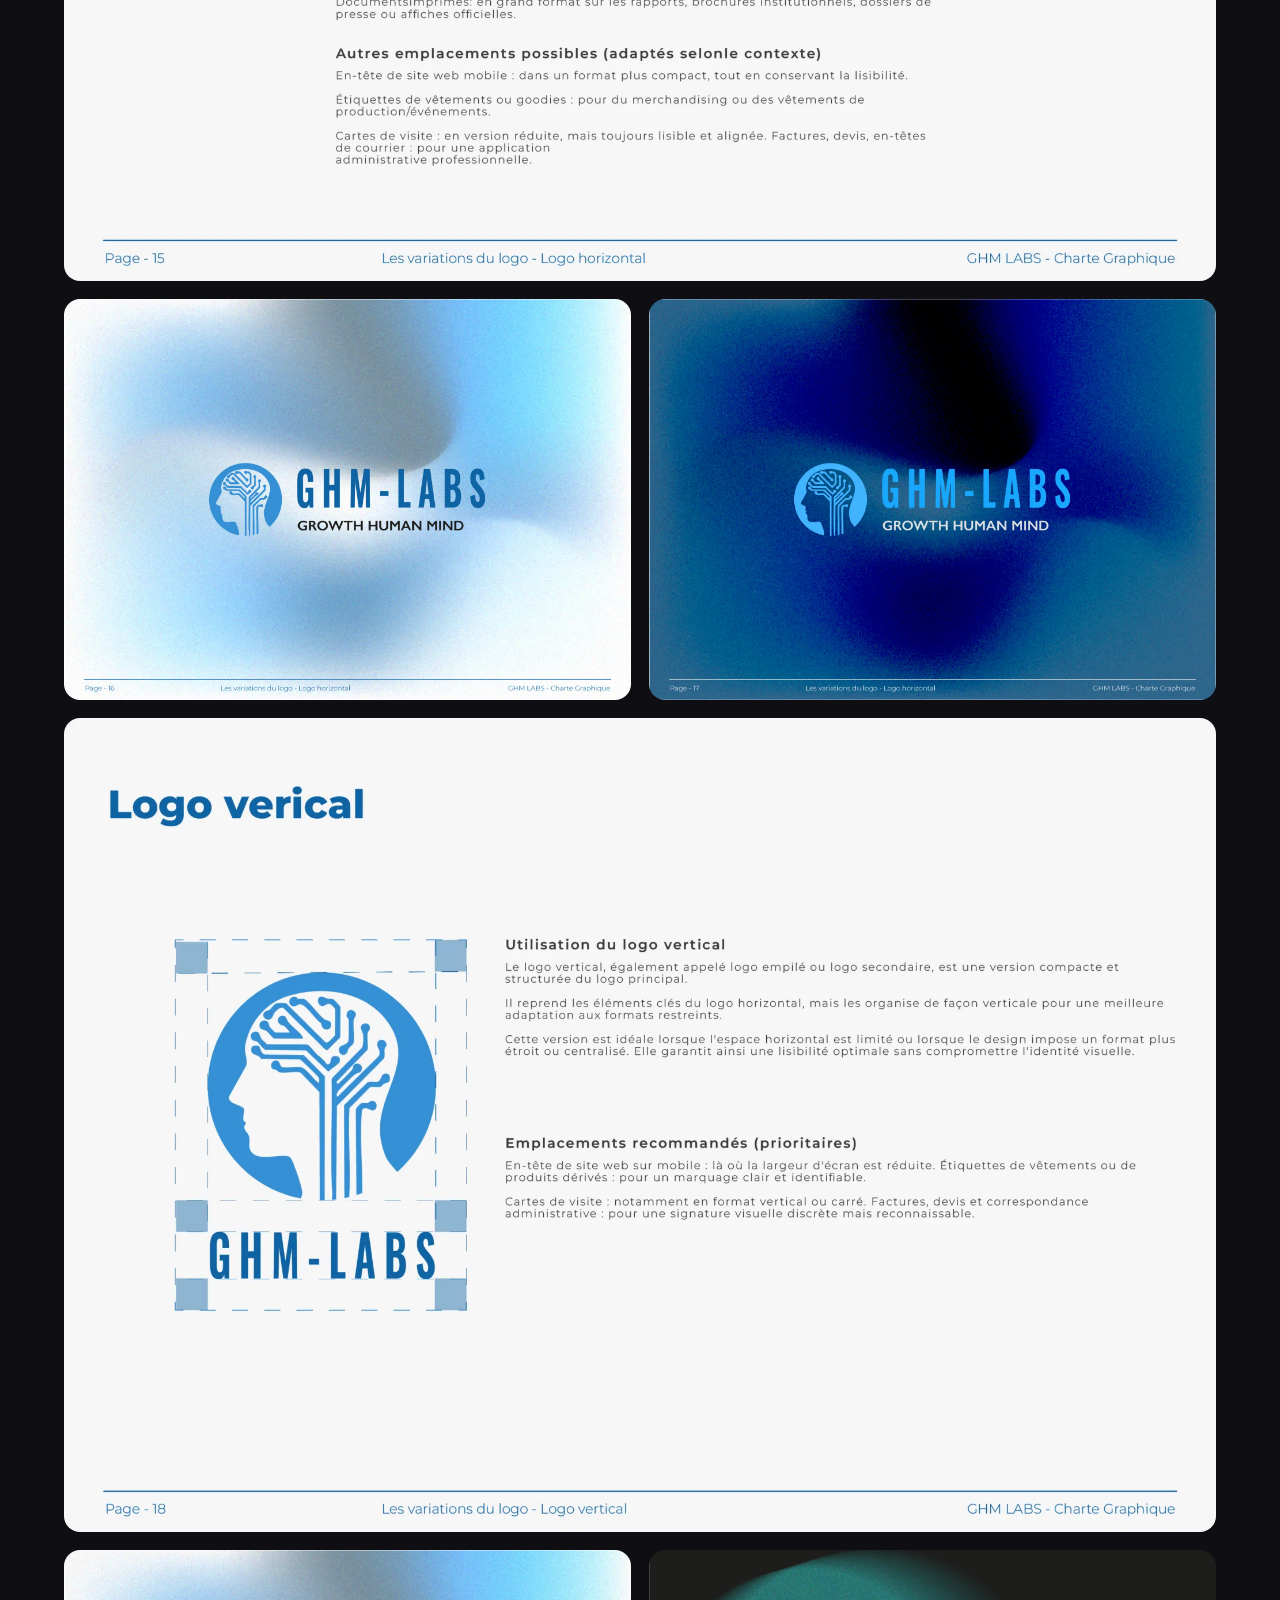
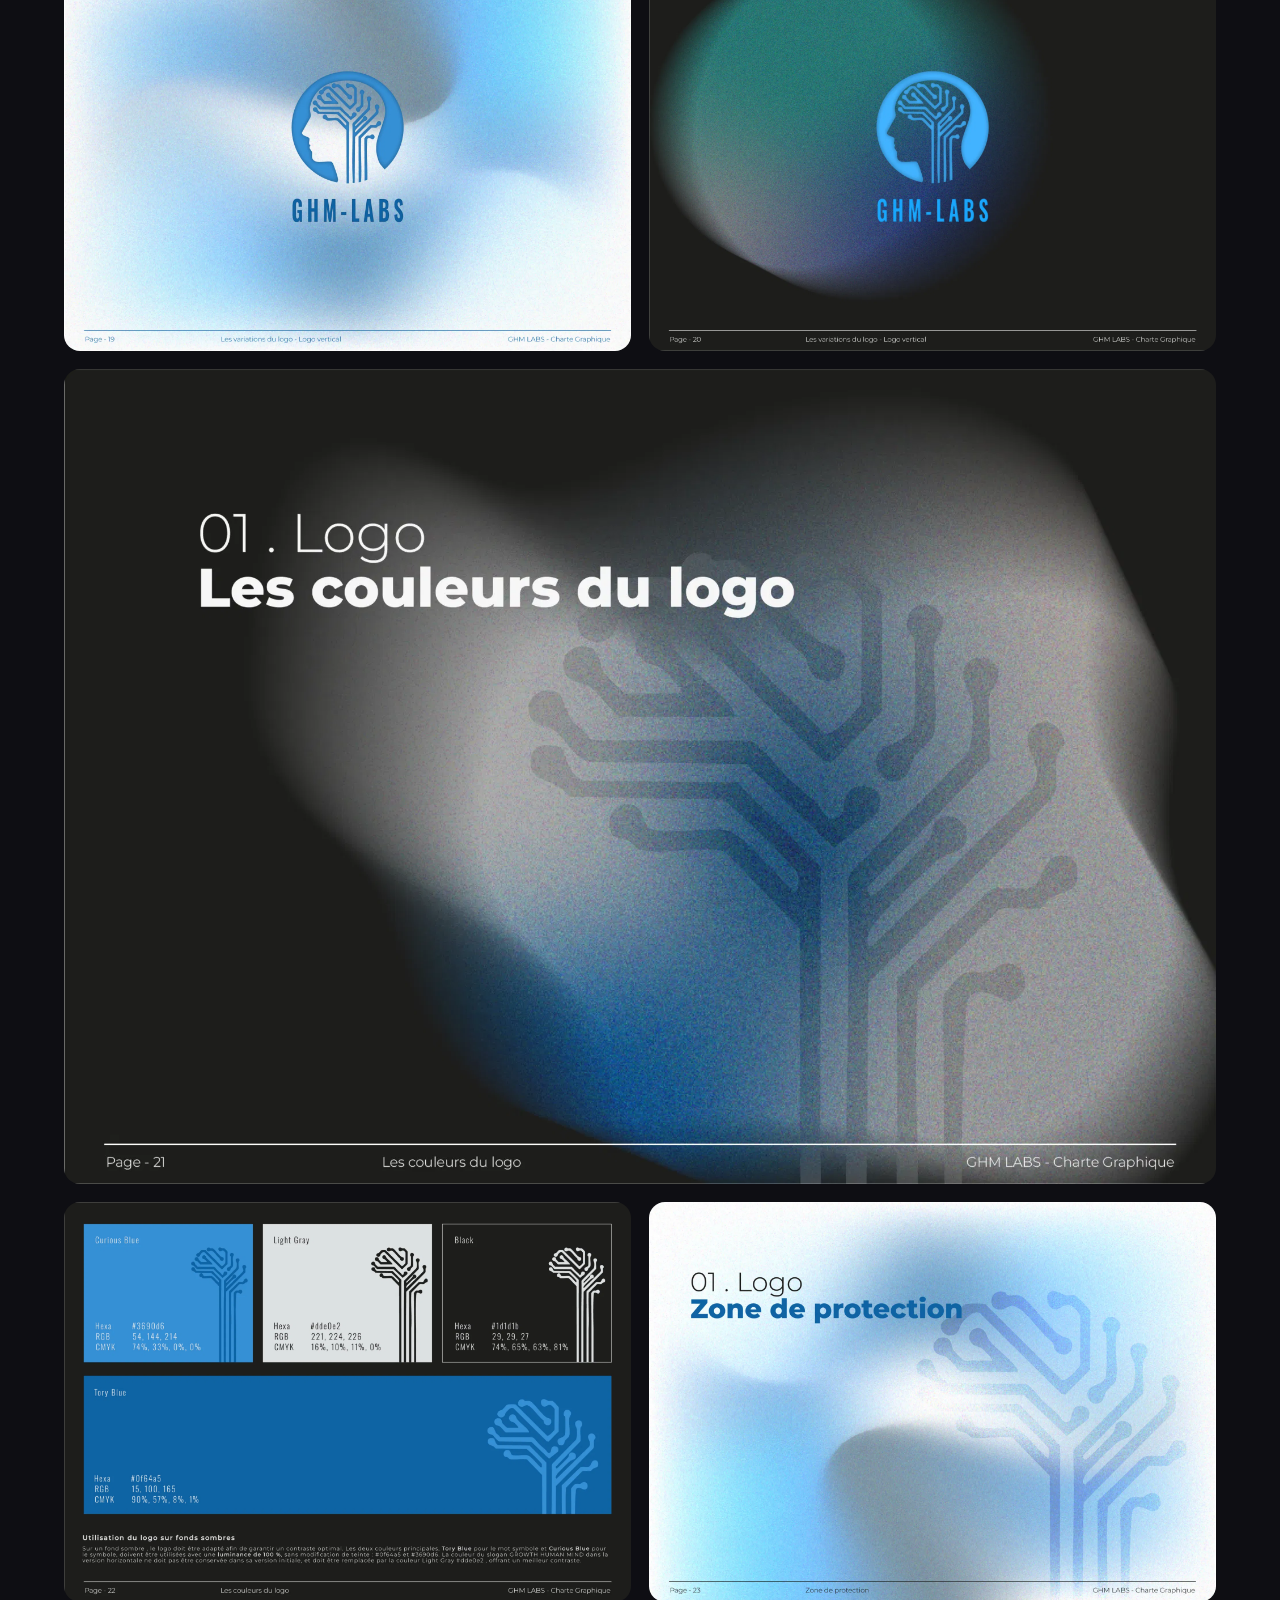
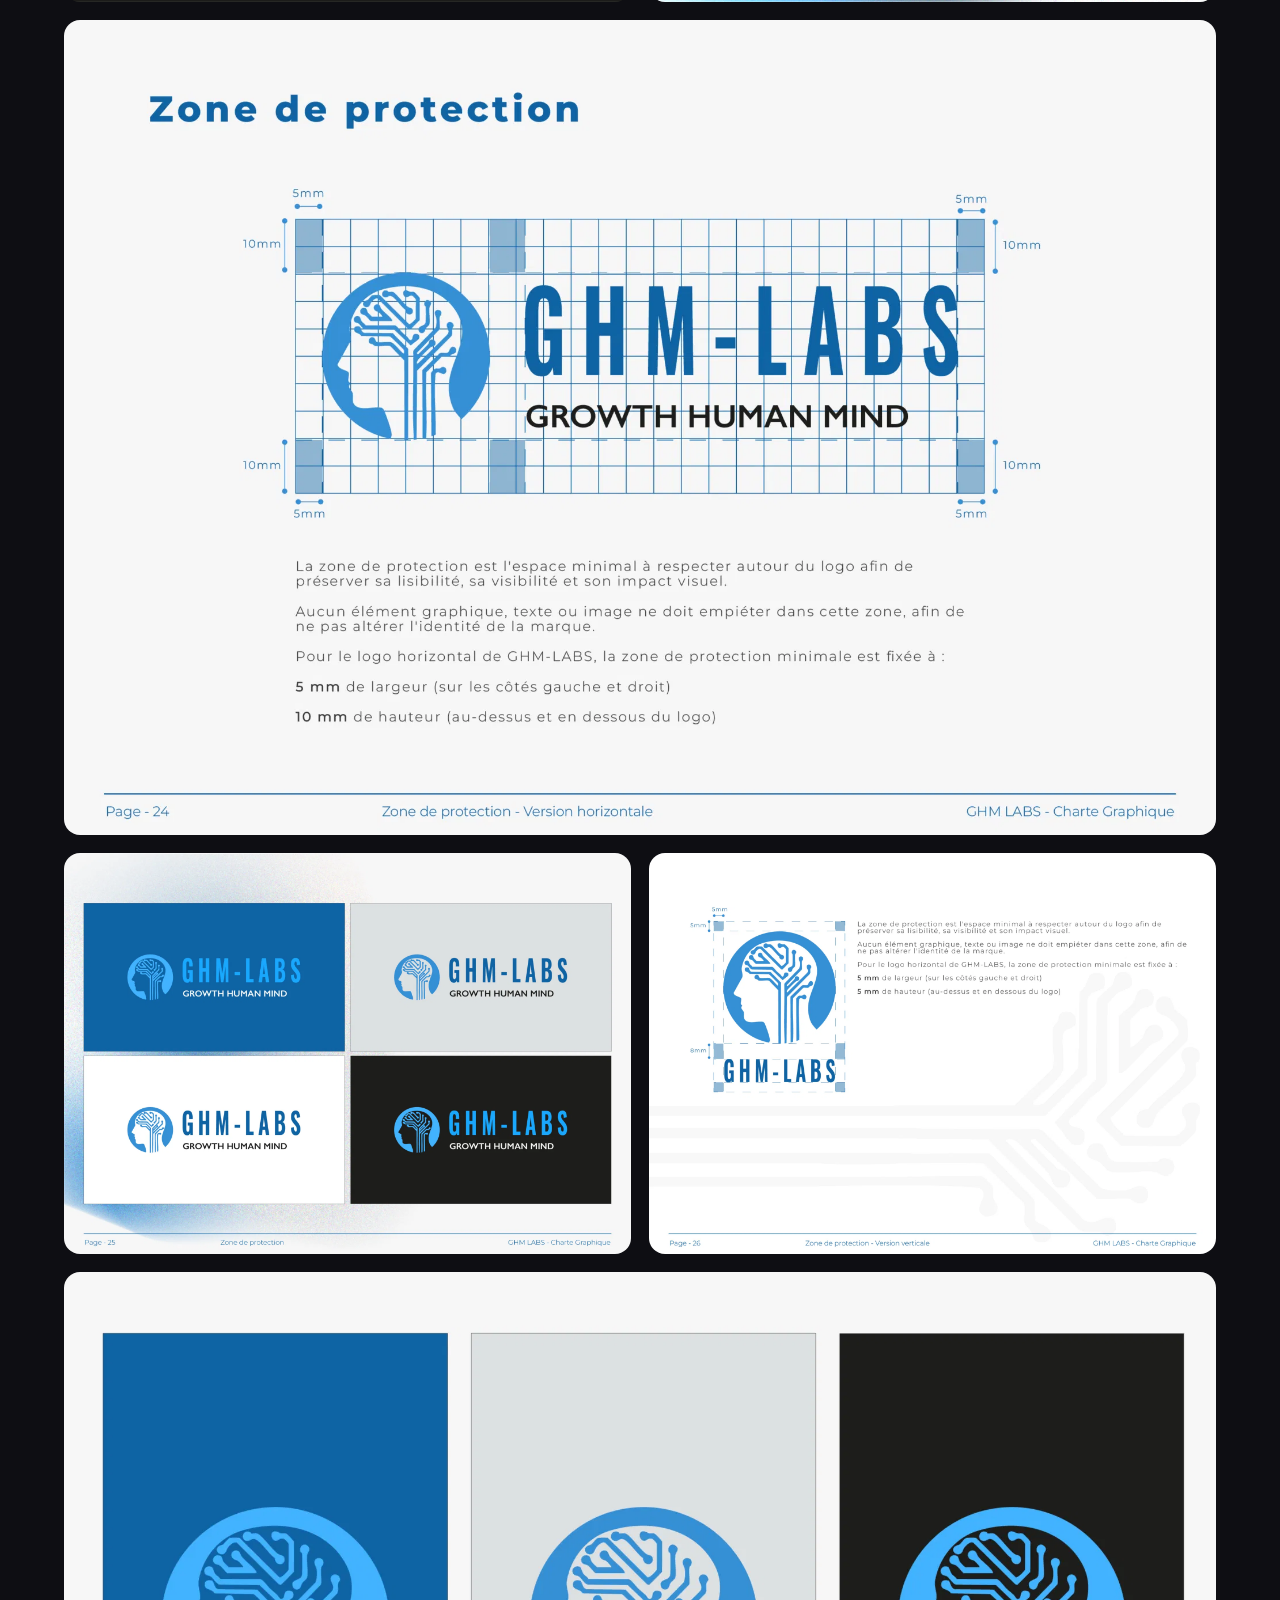
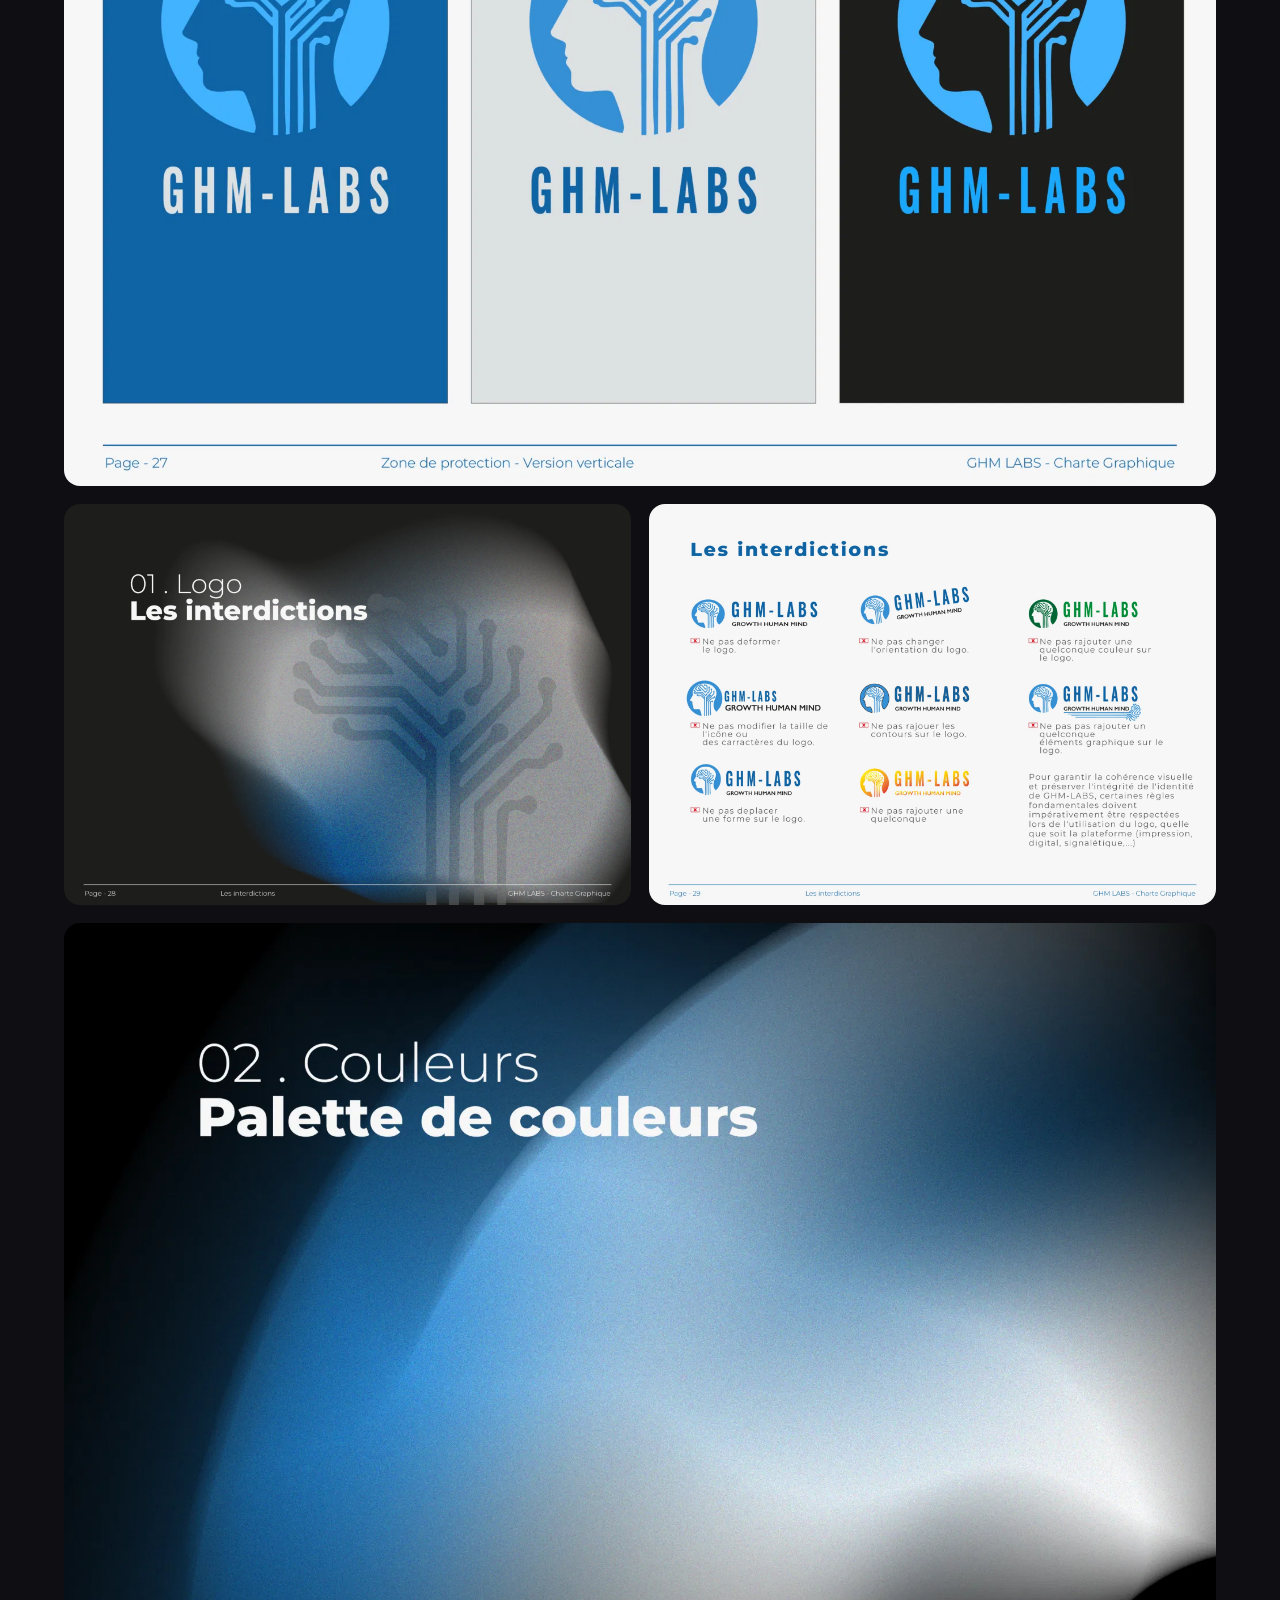
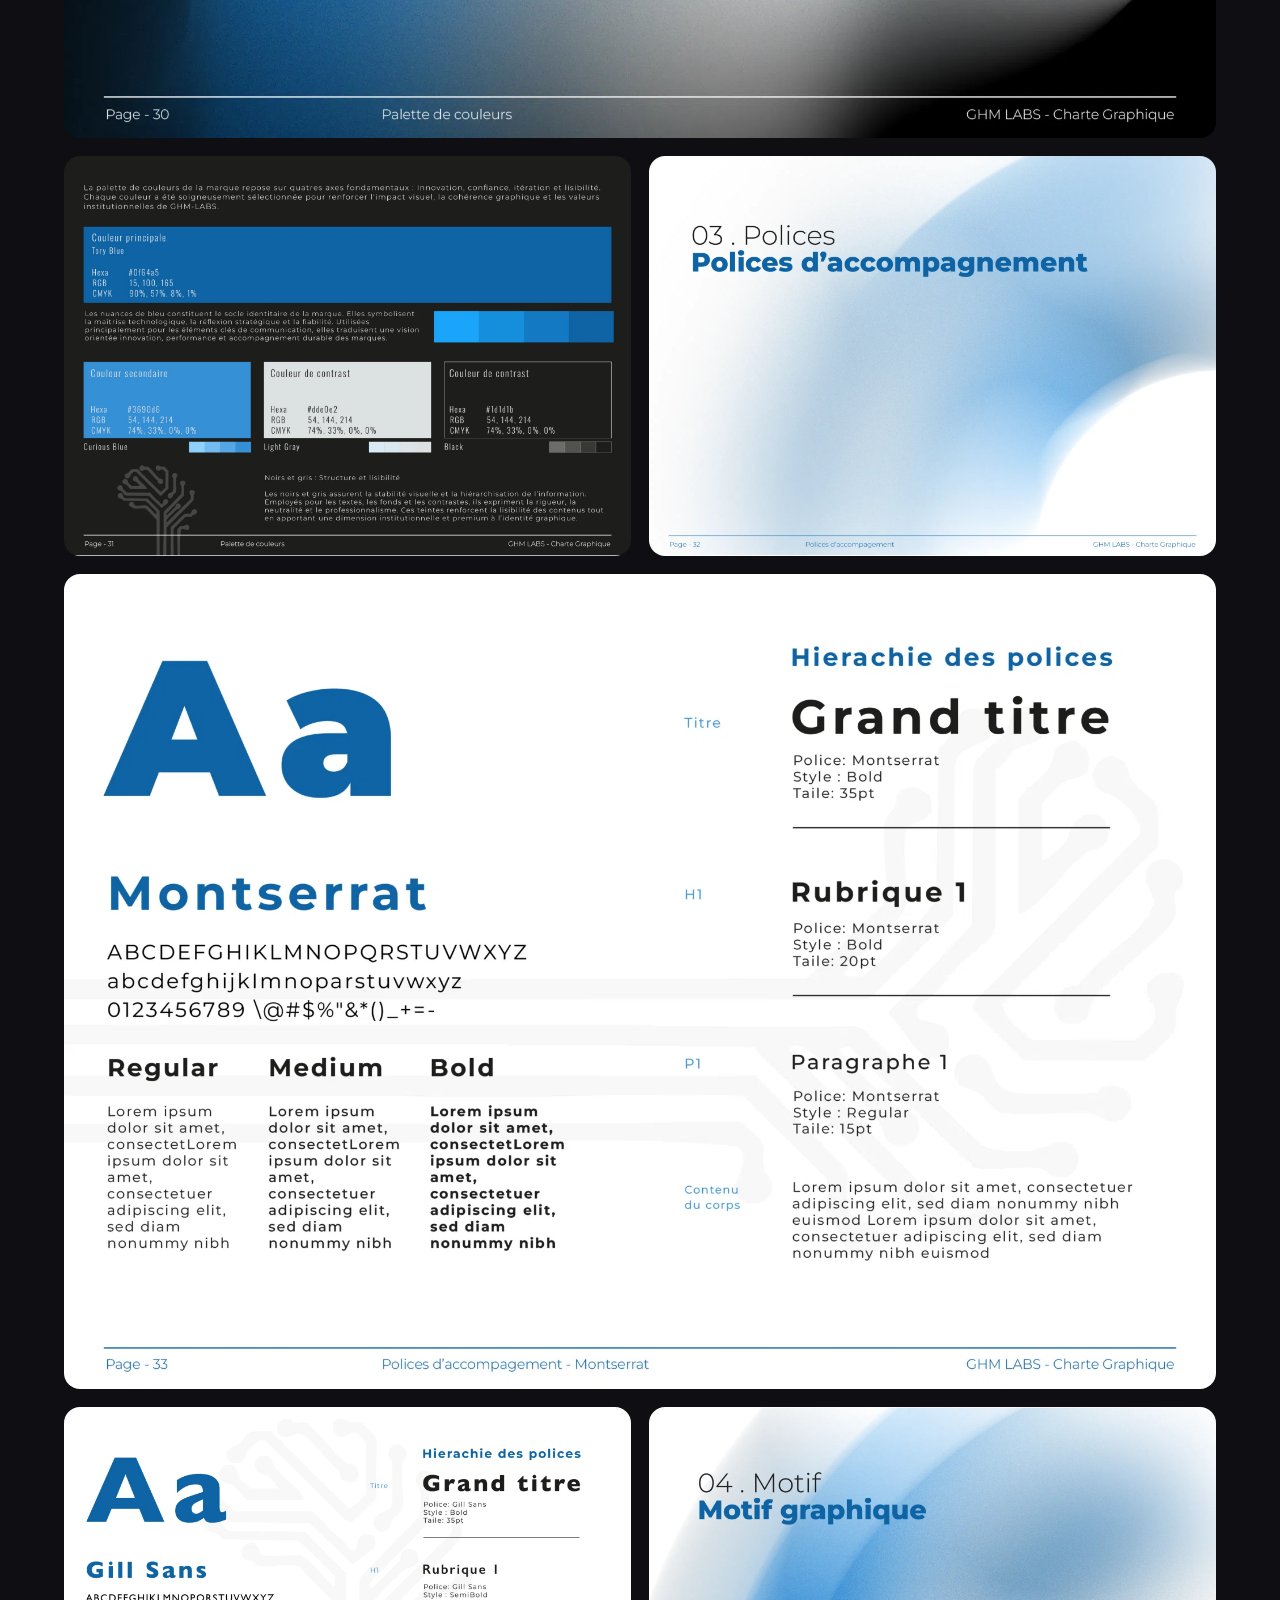
<file: project-pages/ghm-labs-brand-guidelines.html>
<!doctype html>
<html lang="en"><head><meta charset="UTF-8"><meta name="viewport" content="width=device-width, initial-scale=1, viewport-fit=cover">
<title>Project — Abdelmohsine Berchni</title><meta name="description" content="Project case study by Abdelmohsine Berchni."><meta name="theme-color" content="#0e0e13"><script>try{document.documentElement.dataset.theme=localStorage.getItem('theme')||'dark'}catch(e){document.documentElement.dataset.theme='dark'}</script>
<link rel="preconnect" href="https://fonts.googleapis.com"><link rel="preconnect" href="https://fonts.gstatic.com" crossorigin><link href="https://fonts.googleapis.com/css2?family=DM+Mono:wght@400;500&family=Manrope:wght@400;600;800&display=swap" rel="stylesheet"><link rel="stylesheet" href="../css/styles.css"><link rel="stylesheet" href="../css/projects.css"></head>
<body><div class="cur" id="cur" aria-hidden="true"><span id="curT"></span></div><header class="nav"><a href="../index.html#top" class="brand">AB<i>•</i></a><nav id="nav"><a href="../index.html#top">Home</a><a href="../projects.html">Projects</a><a href="../index.html#contact">Contact</a></nav><button id="theme" aria-label="Toggle light/dark theme"><b></b></button></header>
<main class="detail-page" id="detailPage" data-project="ghm-labs-brand-guidelines"><section class="detail-hero pad"><a class="back-link mono" href="../projects.html">← All projects</a><p class="mono detail-kicker" id="detailCategory"></p><h1 class="big" id="detailTitle"></h1><p class="detail-summary" id="detailSummary"></p><div class="detail-meta" id="detailMeta"></div></section><section class="detail-cover pad"><img id="detailCover" alt="" fetchpriority="high"></section><section class="detail-content pad"><div class="detail-content-head"><p class="mono idx">Project overview</p><h2 class="big">The details.</h2></div><p class="detail-overview" id="detailOverview"></p><div class="detail-services" id="detailServices"></div></section><section class="detail-gallery pad"><p class="mono idx">Selected visuals</p><div class="detail-images" id="detailImages"></div></section><nav class="project-pagination pad" aria-label="Project navigation"><a id="prevProject" href="#">← Previous project</a><a id="nextProject" href="#">Next project →</a></nav></main>
<footer class="projects-footer pad"><a href="../index.html#contact" class="lnk">Have a project in mind? Get in touch ↗</a><span class="mono">© <span id="yr"></span> Abdelmohsine Berchni</span></footer>
<script src="../js/projects.js"></script><script src="../js/detail.js"></script></body></html>
</file>
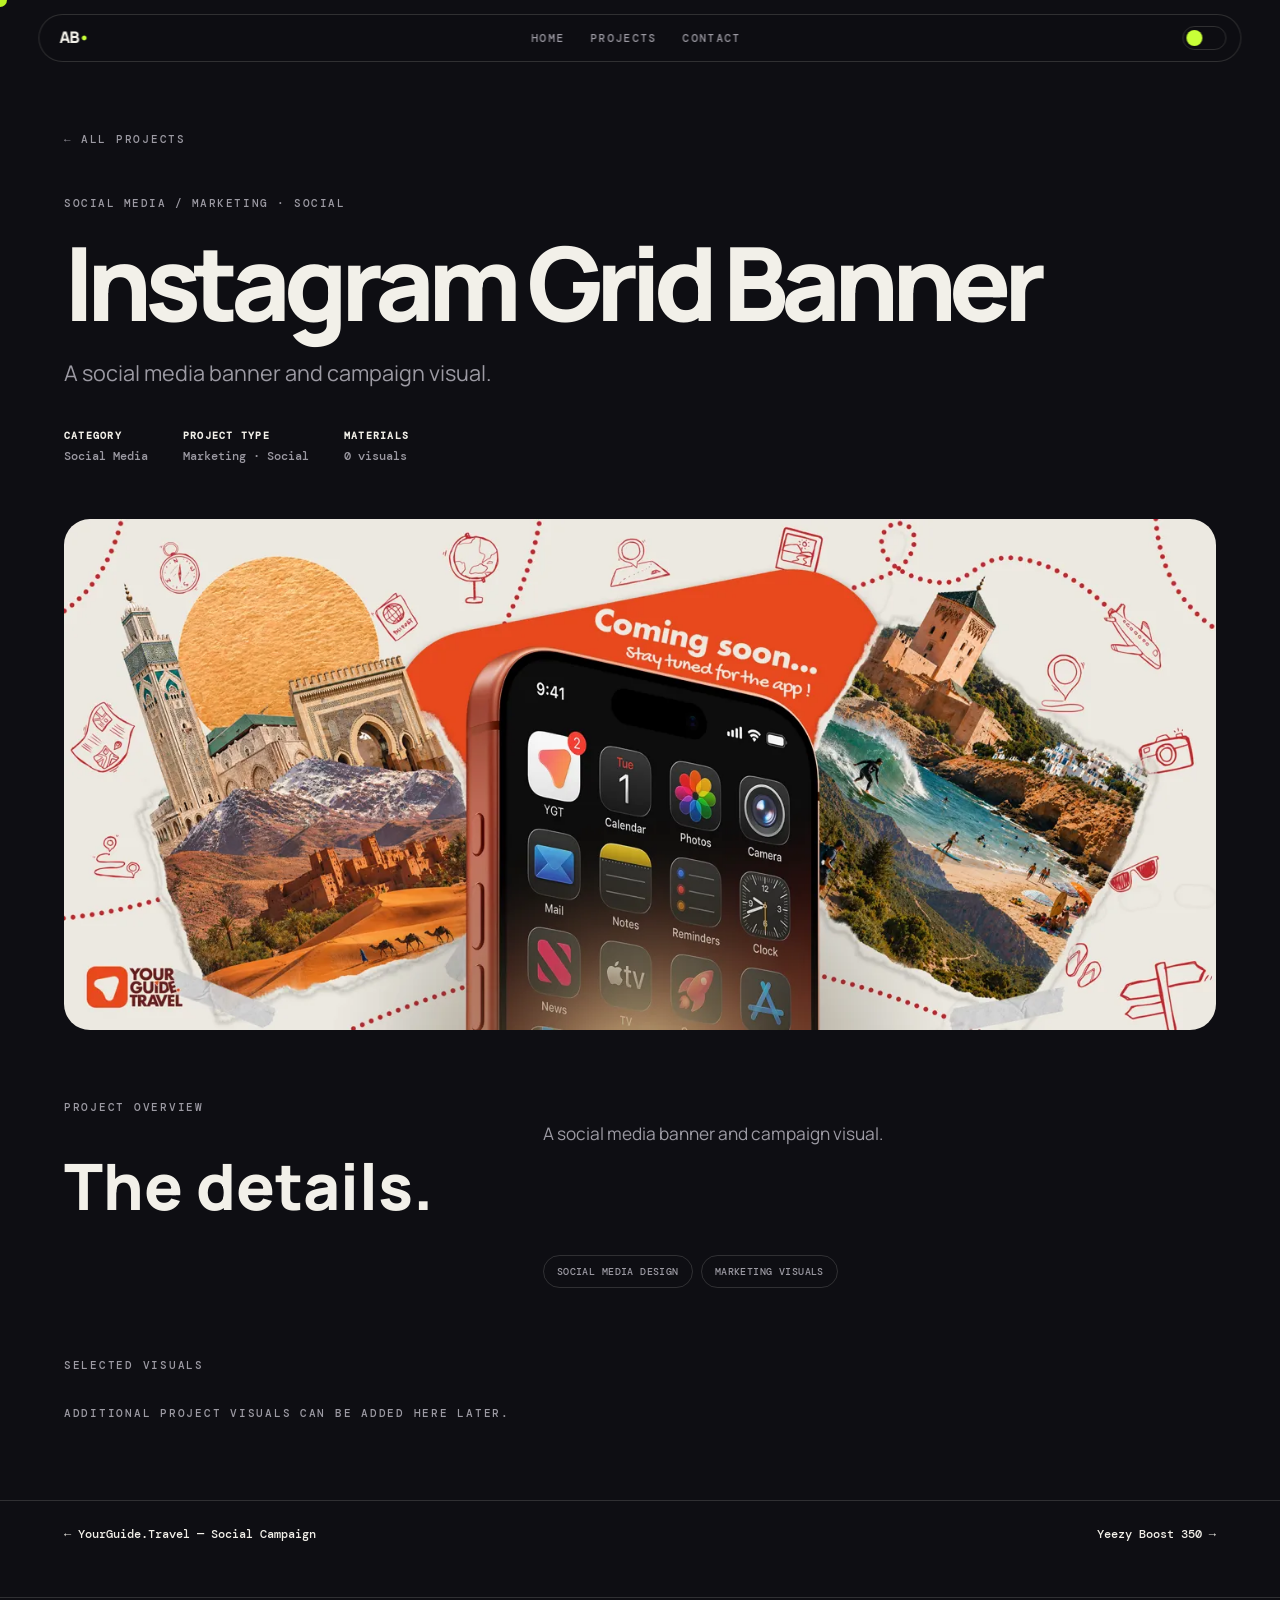
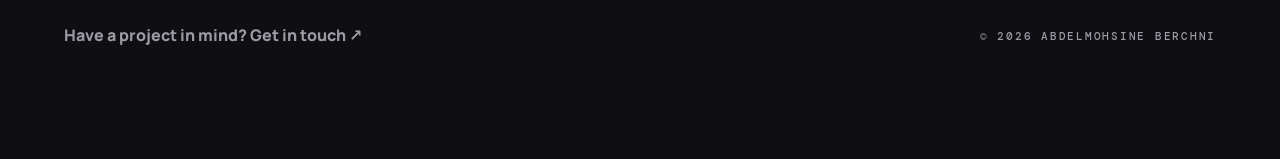
<file: project-pages/instagram-grid-banner.html>
<!doctype html>
<html lang="en"><head><meta charset="UTF-8"><meta name="viewport" content="width=device-width, initial-scale=1, viewport-fit=cover">
<title>Project — Abdelmohsine Berchni</title><meta name="description" content="Project case study by Abdelmohsine Berchni."><meta name="theme-color" content="#0e0e13"><script>try{document.documentElement.dataset.theme=localStorage.getItem('theme')||'dark'}catch(e){document.documentElement.dataset.theme='dark'}</script>
<link rel="preconnect" href="https://fonts.googleapis.com"><link rel="preconnect" href="https://fonts.gstatic.com" crossorigin><link href="https://fonts.googleapis.com/css2?family=DM+Mono:wght@400;500&family=Manrope:wght@400;600;800&display=swap" rel="stylesheet"><link rel="stylesheet" href="../css/styles.css"><link rel="stylesheet" href="../css/projects.css"></head>
<body><div class="cur" id="cur" aria-hidden="true"><span id="curT"></span></div><header class="nav"><a href="../index.html#top" class="brand">AB<i>•</i></a><nav id="nav"><a href="../index.html#top">Home</a><a href="../projects.html">Projects</a><a href="../index.html#contact">Contact</a></nav><button id="theme" aria-label="Toggle light/dark theme"><b></b></button></header>
<main class="detail-page" id="detailPage" data-project="instagram-grid-banner"><section class="detail-hero pad"><a class="back-link mono" href="../projects.html">← All projects</a><p class="mono detail-kicker" id="detailCategory"></p><h1 class="big" id="detailTitle"></h1><p class="detail-summary" id="detailSummary"></p><div class="detail-meta" id="detailMeta"></div></section><section class="detail-cover pad"><img id="detailCover" alt="" fetchpriority="high"></section><section class="detail-content pad"><div class="detail-content-head"><p class="mono idx">Project overview</p><h2 class="big">The details.</h2></div><p class="detail-overview" id="detailOverview"></p><div class="detail-services" id="detailServices"></div></section><section class="detail-gallery pad"><p class="mono idx">Selected visuals</p><div class="detail-images" id="detailImages"></div></section><nav class="project-pagination pad" aria-label="Project navigation"><a id="prevProject" href="#">← Previous project</a><a id="nextProject" href="#">Next project →</a></nav></main>
<footer class="projects-footer pad"><a href="../index.html#contact" class="lnk">Have a project in mind? Get in touch ↗</a><span class="mono">© <span id="yr"></span> Abdelmohsine Berchni</span></footer>
<script src="../js/projects.js"></script><script src="../js/detail.js"></script></body></html>
</file>
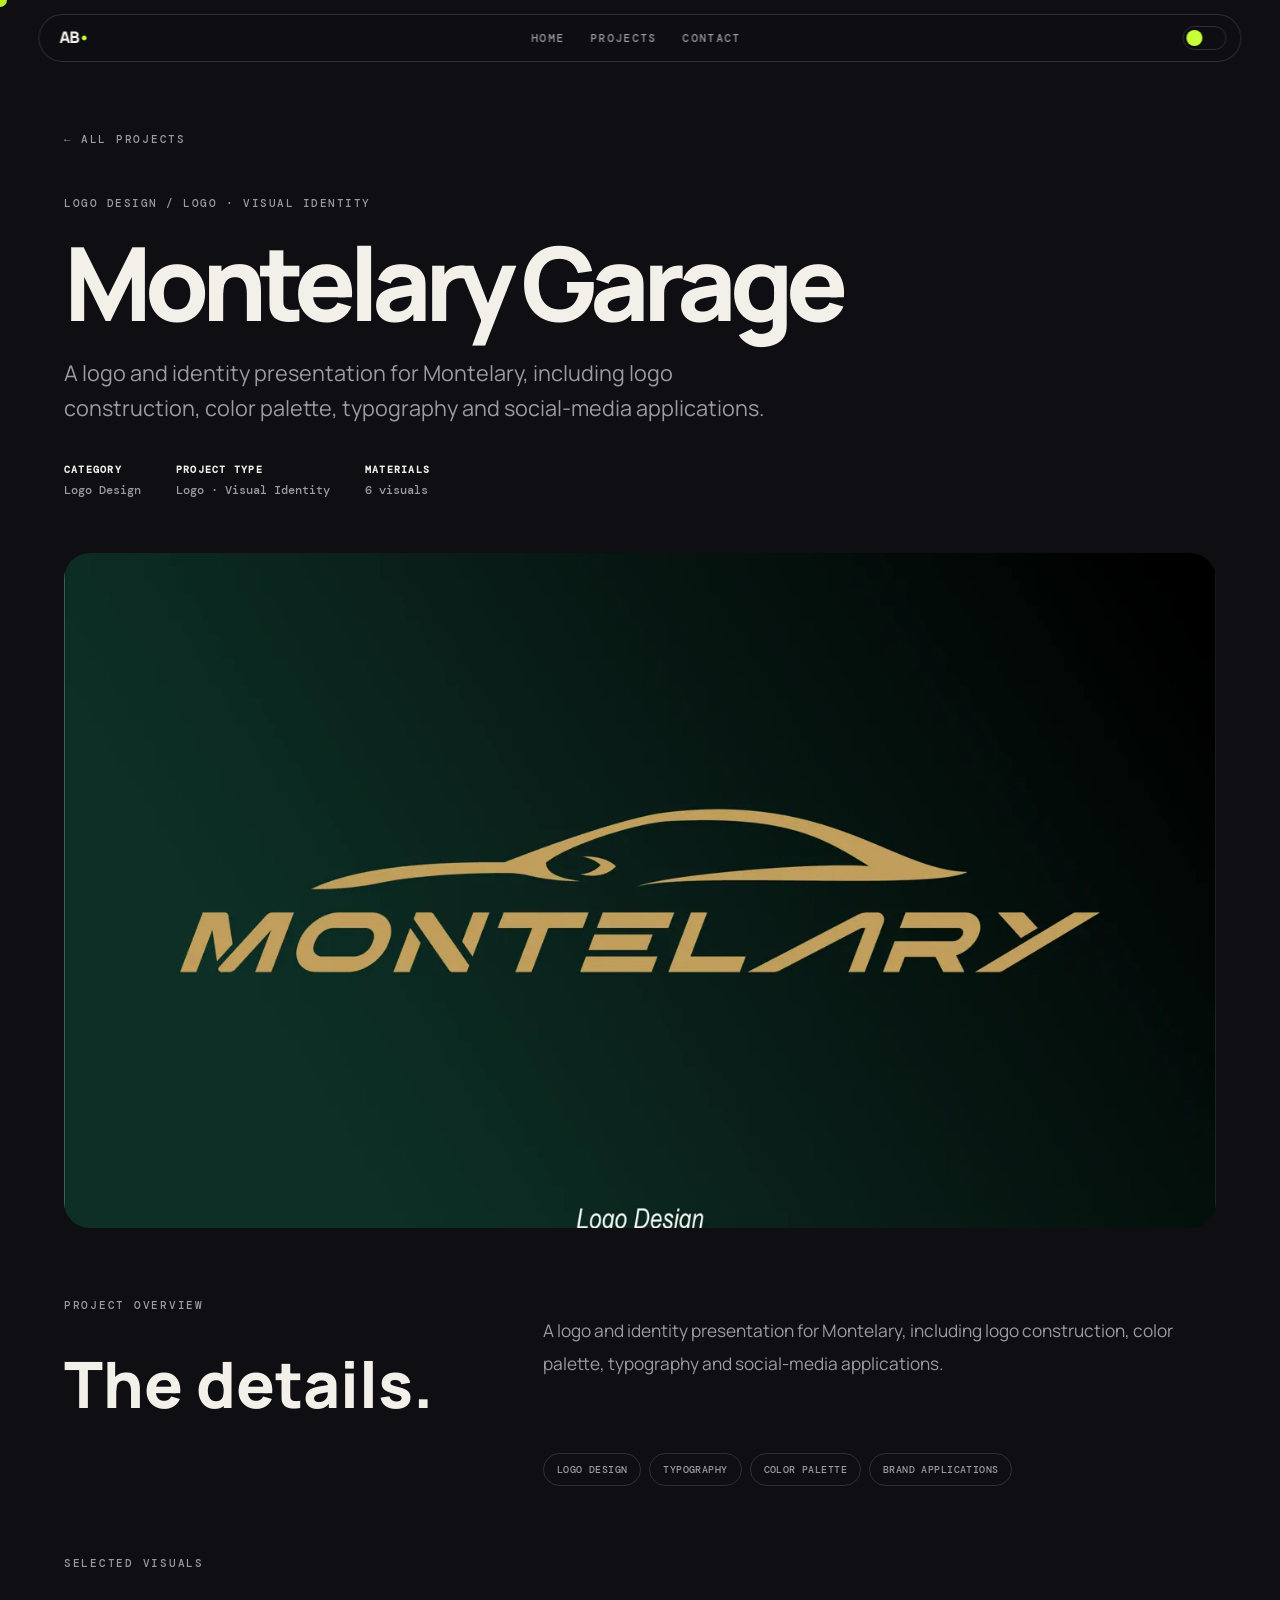
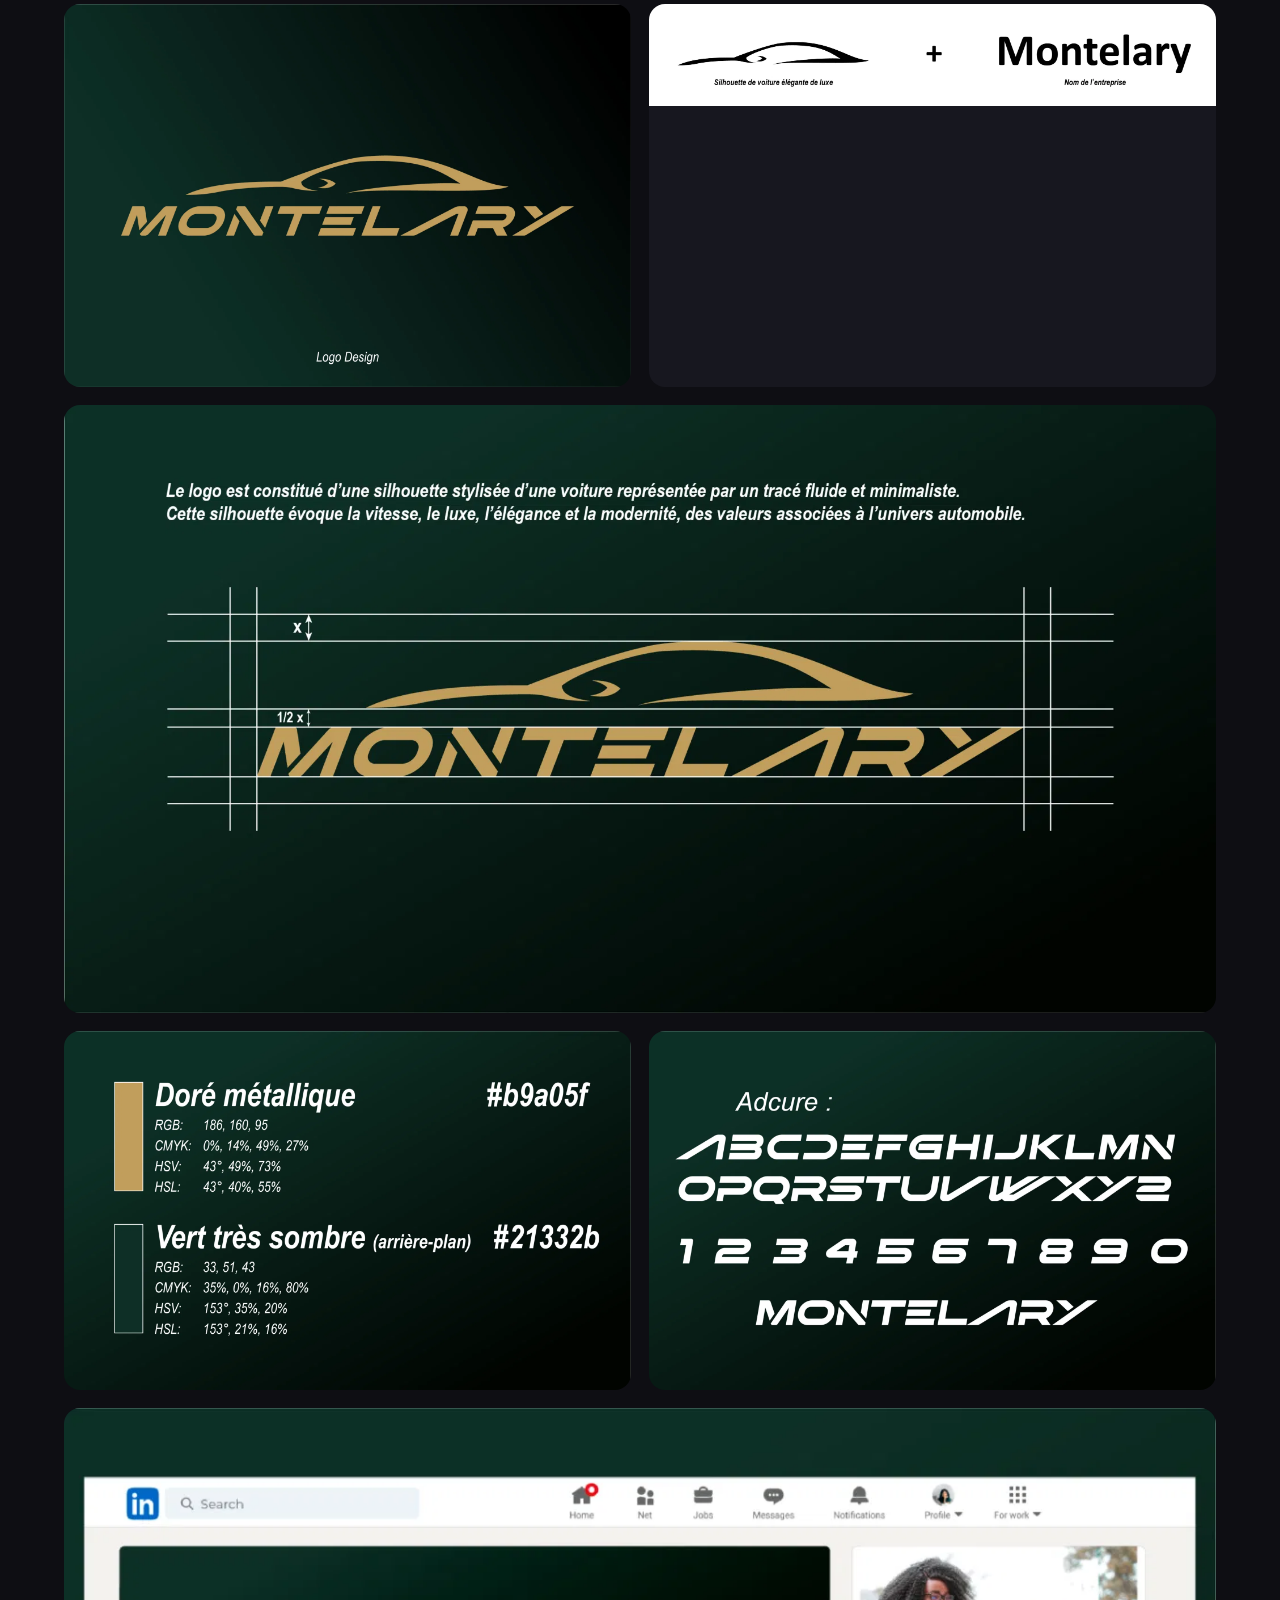
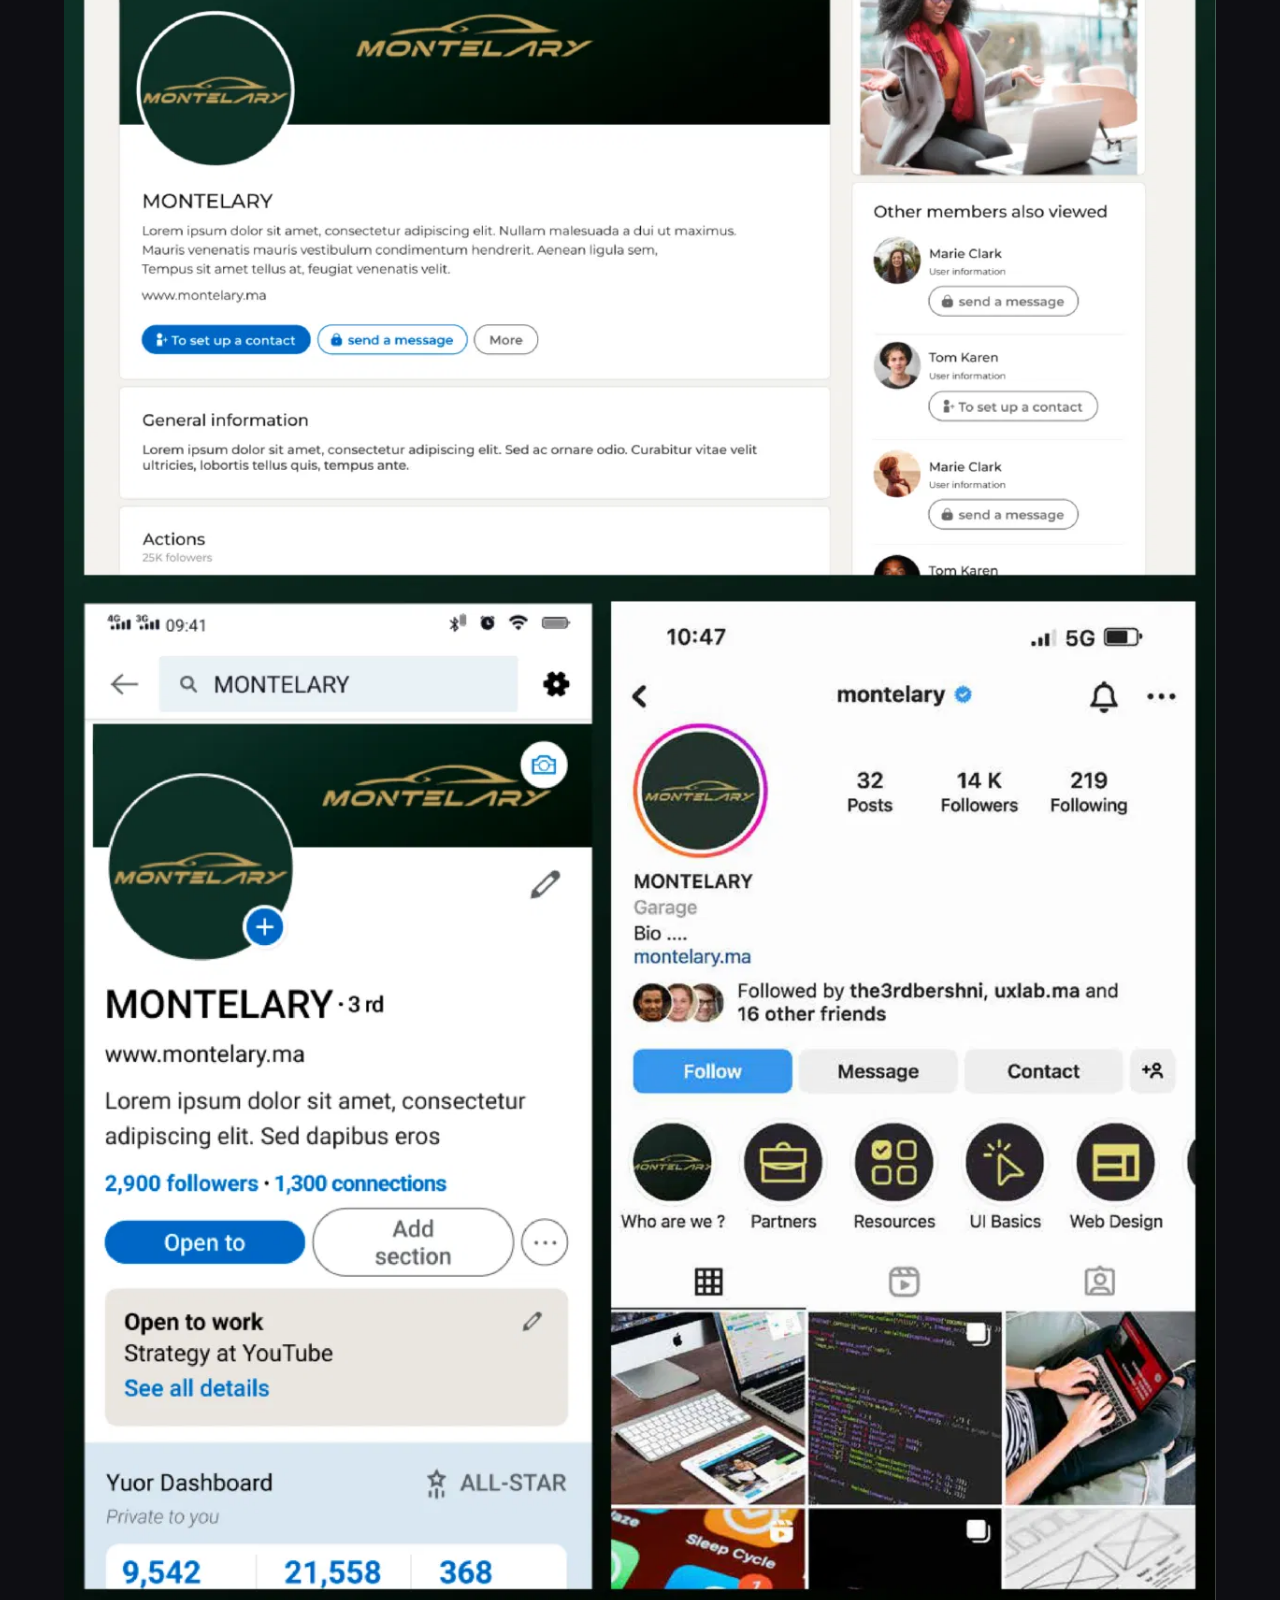
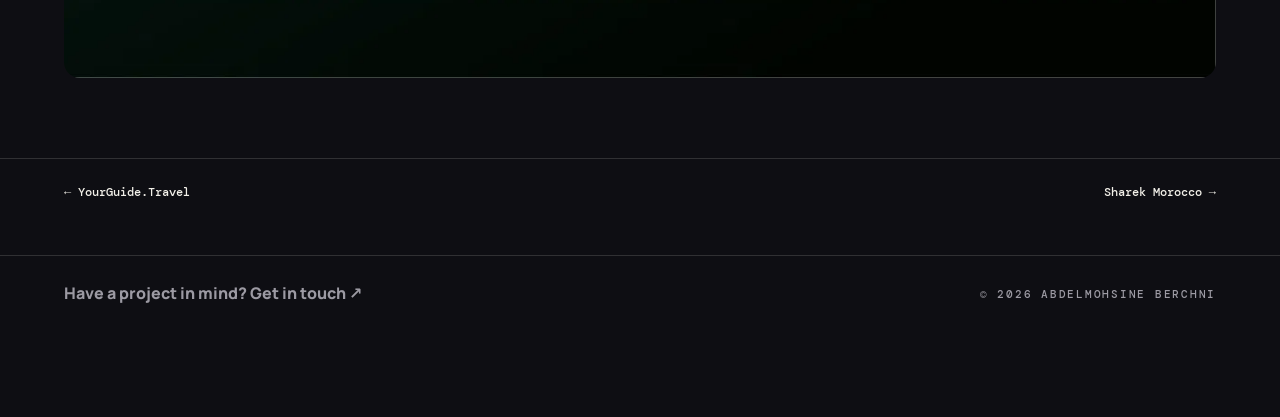
<file: project-pages/montelary-garage.html>
<!doctype html>
<html lang="en"><head><meta charset="UTF-8"><meta name="viewport" content="width=device-width, initial-scale=1, viewport-fit=cover">
<title>Project — Abdelmohsine Berchni</title><meta name="description" content="Project case study by Abdelmohsine Berchni."><meta name="theme-color" content="#0e0e13"><script>try{document.documentElement.dataset.theme=localStorage.getItem('theme')||'dark'}catch(e){document.documentElement.dataset.theme='dark'}</script>
<link rel="preconnect" href="https://fonts.googleapis.com"><link rel="preconnect" href="https://fonts.gstatic.com" crossorigin><link href="https://fonts.googleapis.com/css2?family=DM+Mono:wght@400;500&family=Manrope:wght@400;600;800&display=swap" rel="stylesheet"><link rel="stylesheet" href="../css/styles.css"><link rel="stylesheet" href="../css/projects.css"></head>
<body><div class="cur" id="cur" aria-hidden="true"><span id="curT"></span></div><header class="nav"><a href="../index.html#top" class="brand">AB<i>•</i></a><nav id="nav"><a href="../index.html#top">Home</a><a href="../projects.html">Projects</a><a href="../index.html#contact">Contact</a></nav><button id="theme" aria-label="Toggle light/dark theme"><b></b></button></header>
<main class="detail-page" id="detailPage" data-project="montelary-garage"><section class="detail-hero pad"><a class="back-link mono" href="../projects.html">← All projects</a><p class="mono detail-kicker" id="detailCategory"></p><h1 class="big" id="detailTitle"></h1><p class="detail-summary" id="detailSummary"></p><div class="detail-meta" id="detailMeta"></div></section><section class="detail-cover pad"><img id="detailCover" alt="" fetchpriority="high"></section><section class="detail-content pad"><div class="detail-content-head"><p class="mono idx">Project overview</p><h2 class="big">The details.</h2></div><p class="detail-overview" id="detailOverview"></p><div class="detail-services" id="detailServices"></div></section><section class="detail-gallery pad"><p class="mono idx">Selected visuals</p><div class="detail-images" id="detailImages"></div></section><nav class="project-pagination pad" aria-label="Project navigation"><a id="prevProject" href="#">← Previous project</a><a id="nextProject" href="#">Next project →</a></nav></main>
<footer class="projects-footer pad"><a href="../index.html#contact" class="lnk">Have a project in mind? Get in touch ↗</a><span class="mono">© <span id="yr"></span> Abdelmohsine Berchni</span></footer>
<script src="../js/projects.js"></script><script src="../js/detail.js"></script></body></html>
</file>
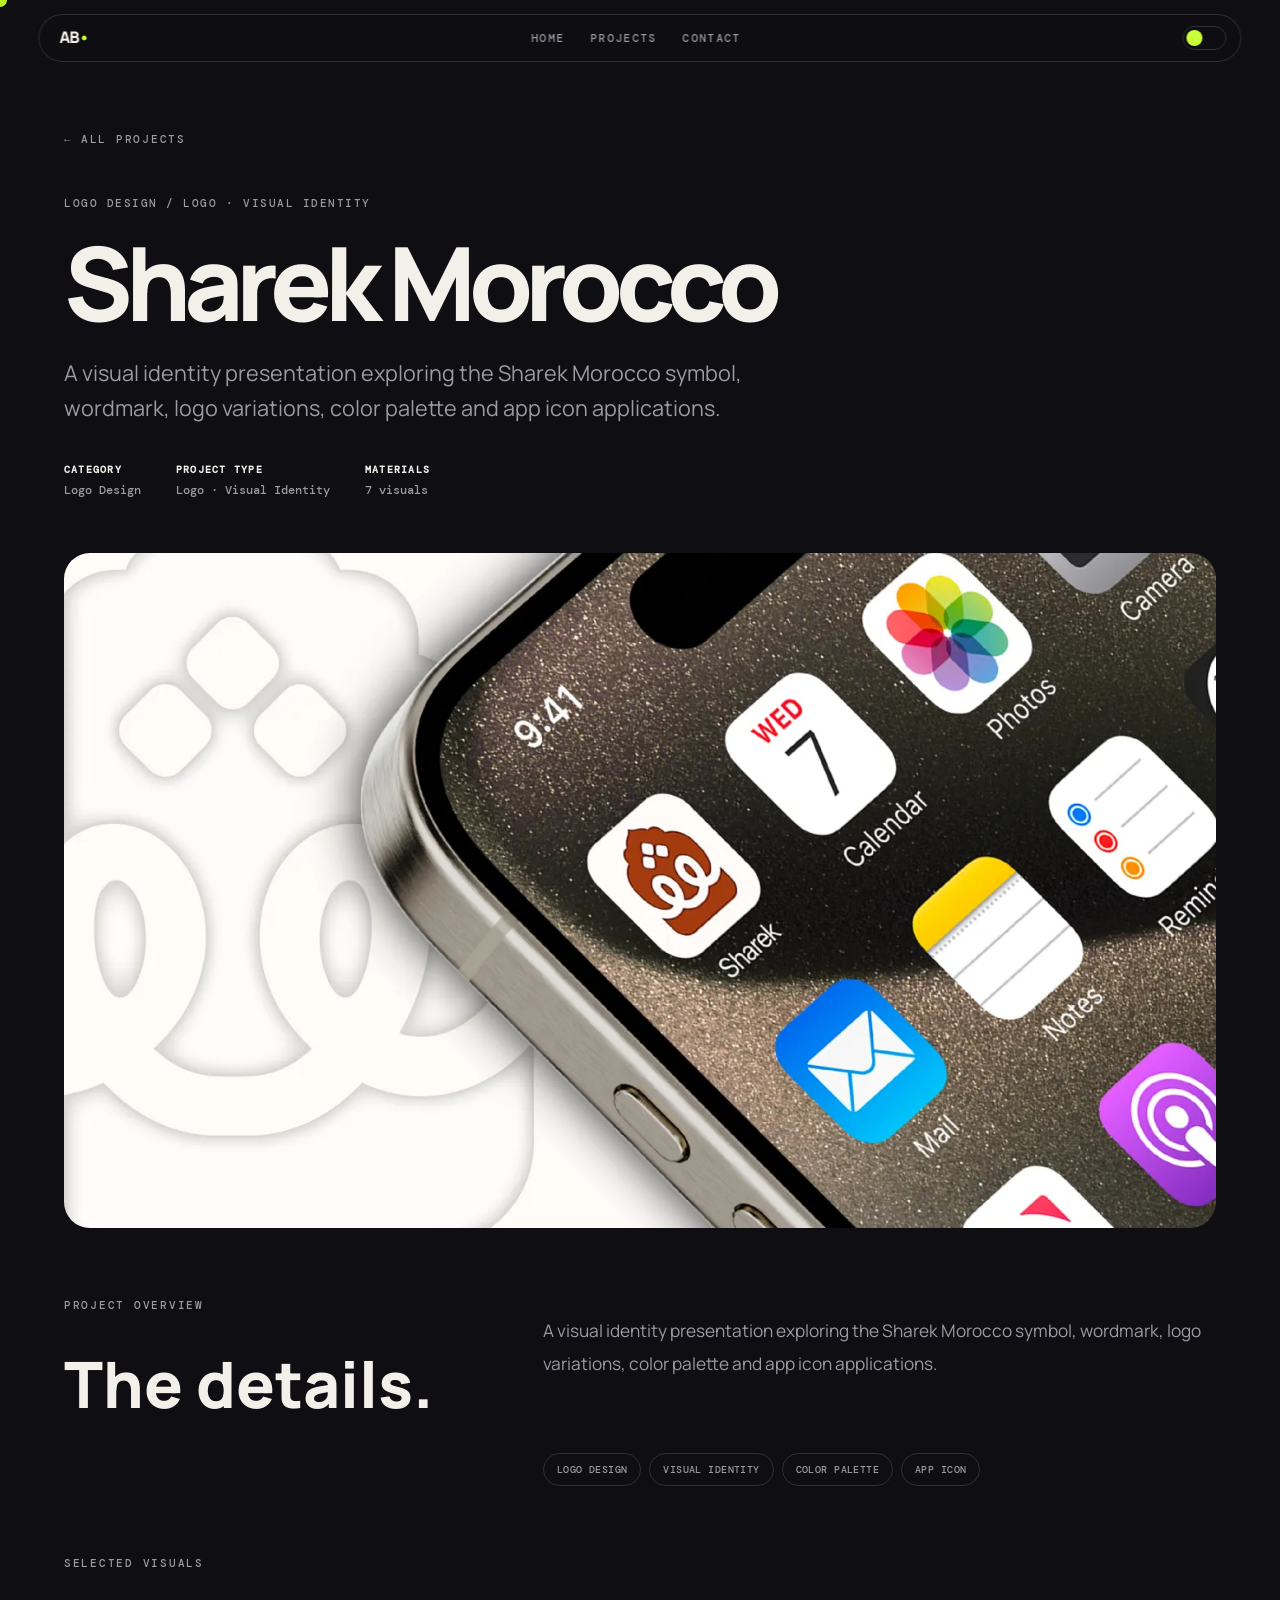
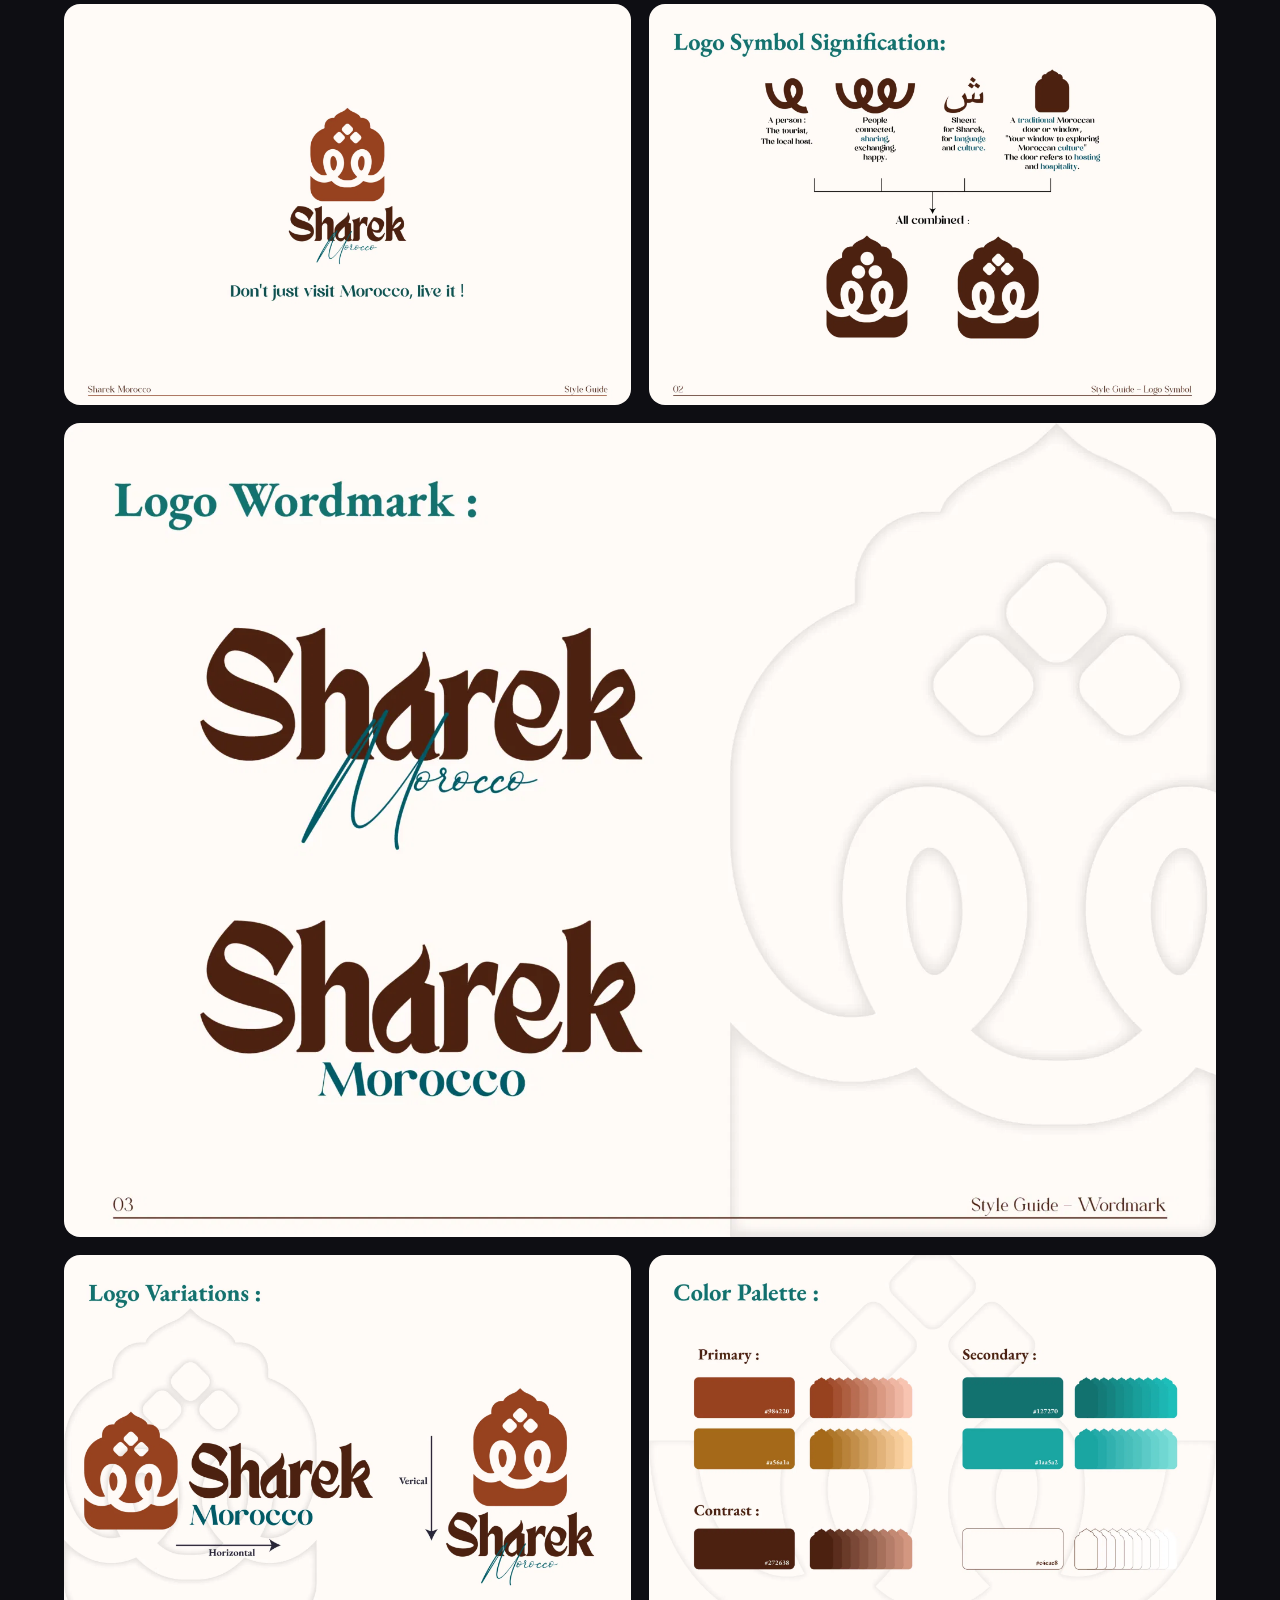
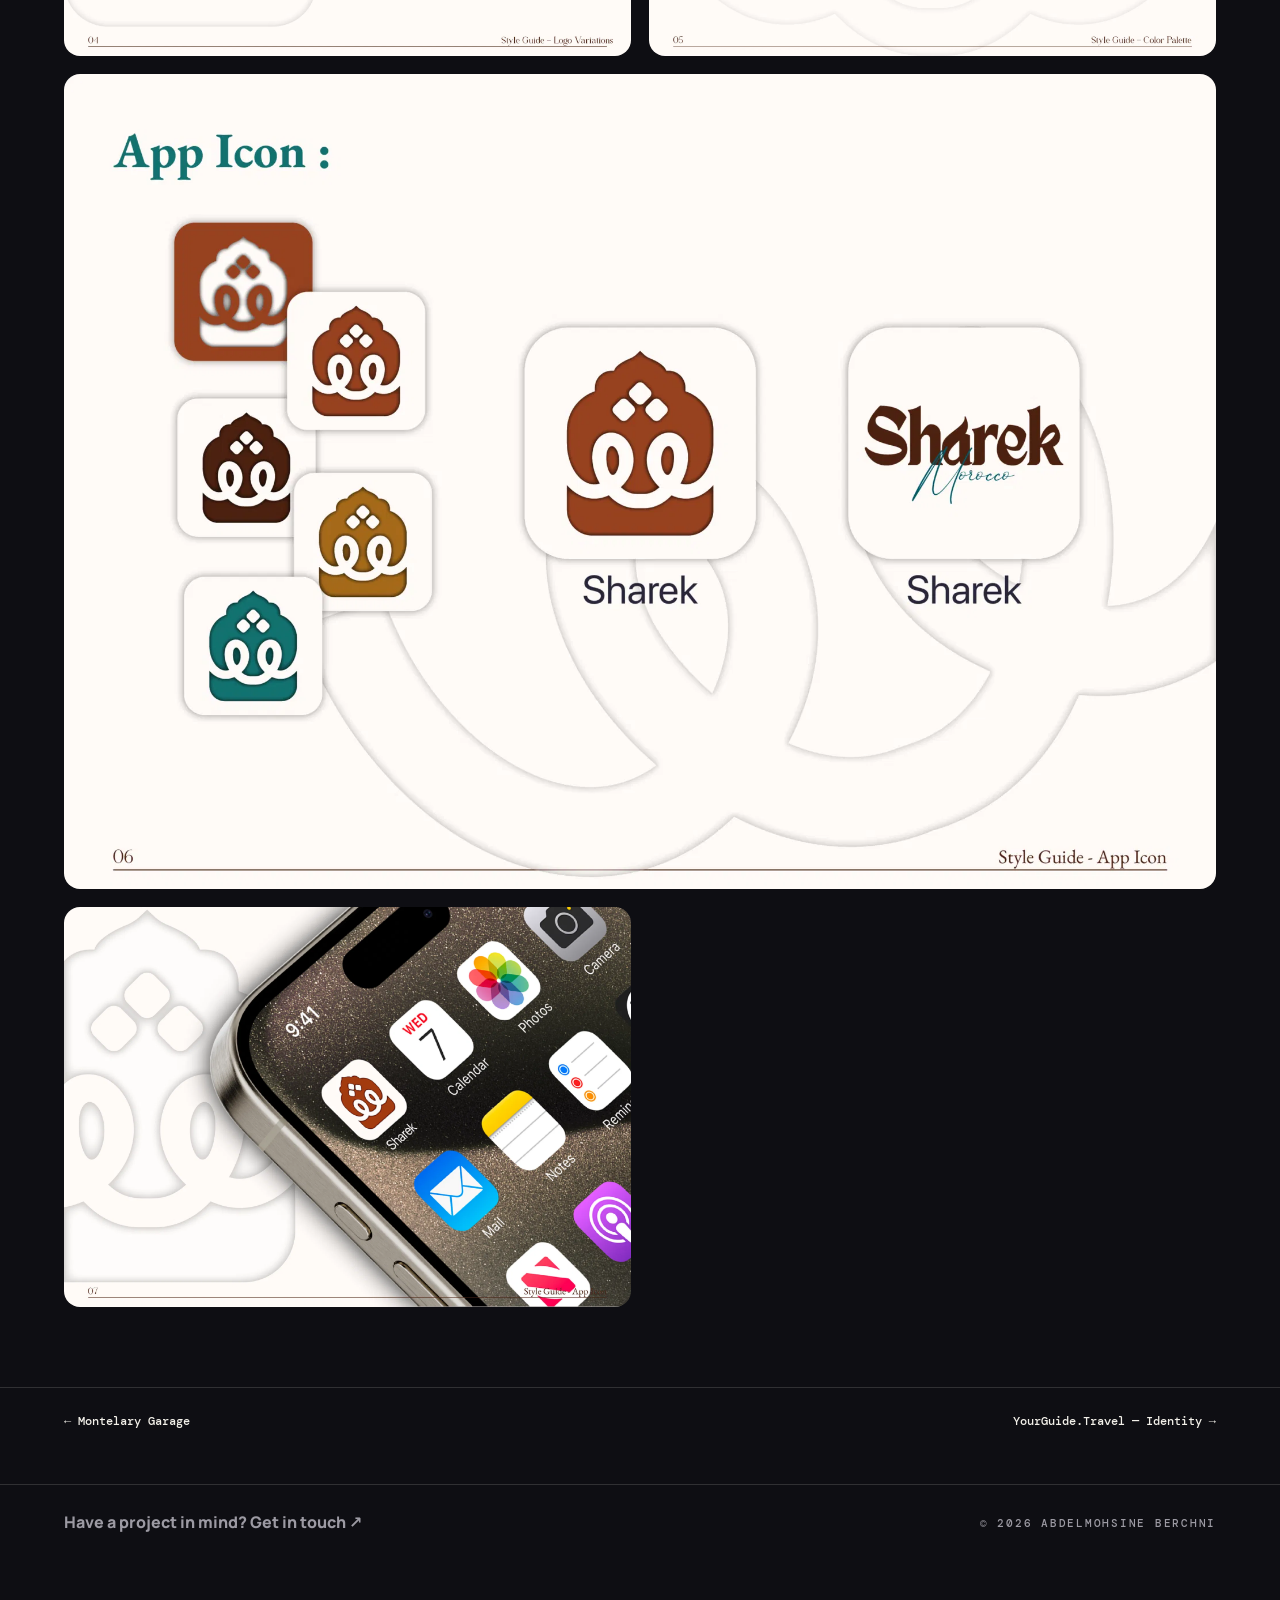
<file: project-pages/sharek-morocco.html>
<!doctype html>
<html lang="en"><head><meta charset="UTF-8"><meta name="viewport" content="width=device-width, initial-scale=1, viewport-fit=cover">
<title>Project — Abdelmohsine Berchni</title><meta name="description" content="Project case study by Abdelmohsine Berchni."><meta name="theme-color" content="#0e0e13"><script>try{document.documentElement.dataset.theme=localStorage.getItem('theme')||'dark'}catch(e){document.documentElement.dataset.theme='dark'}</script>
<link rel="preconnect" href="https://fonts.googleapis.com"><link rel="preconnect" href="https://fonts.gstatic.com" crossorigin><link href="https://fonts.googleapis.com/css2?family=DM+Mono:wght@400;500&family=Manrope:wght@400;600;800&display=swap" rel="stylesheet"><link rel="stylesheet" href="../css/styles.css"><link rel="stylesheet" href="../css/projects.css"></head>
<body><div class="cur" id="cur" aria-hidden="true"><span id="curT"></span></div><header class="nav"><a href="../index.html#top" class="brand">AB<i>•</i></a><nav id="nav"><a href="../index.html#top">Home</a><a href="../projects.html">Projects</a><a href="../index.html#contact">Contact</a></nav><button id="theme" aria-label="Toggle light/dark theme"><b></b></button></header>
<main class="detail-page" id="detailPage" data-project="sharek-morocco"><section class="detail-hero pad"><a class="back-link mono" href="../projects.html">← All projects</a><p class="mono detail-kicker" id="detailCategory"></p><h1 class="big" id="detailTitle"></h1><p class="detail-summary" id="detailSummary"></p><div class="detail-meta" id="detailMeta"></div></section><section class="detail-cover pad"><img id="detailCover" alt="" fetchpriority="high"></section><section class="detail-content pad"><div class="detail-content-head"><p class="mono idx">Project overview</p><h2 class="big">The details.</h2></div><p class="detail-overview" id="detailOverview"></p><div class="detail-services" id="detailServices"></div></section><section class="detail-gallery pad"><p class="mono idx">Selected visuals</p><div class="detail-images" id="detailImages"></div></section><nav class="project-pagination pad" aria-label="Project navigation"><a id="prevProject" href="#">← Previous project</a><a id="nextProject" href="#">Next project →</a></nav></main>
<footer class="projects-footer pad"><a href="../index.html#contact" class="lnk">Have a project in mind? Get in touch ↗</a><span class="mono">© <span id="yr"></span> Abdelmohsine Berchni</span></footer>
<script src="../js/projects.js"></script><script src="../js/detail.js"></script></body></html>
</file>
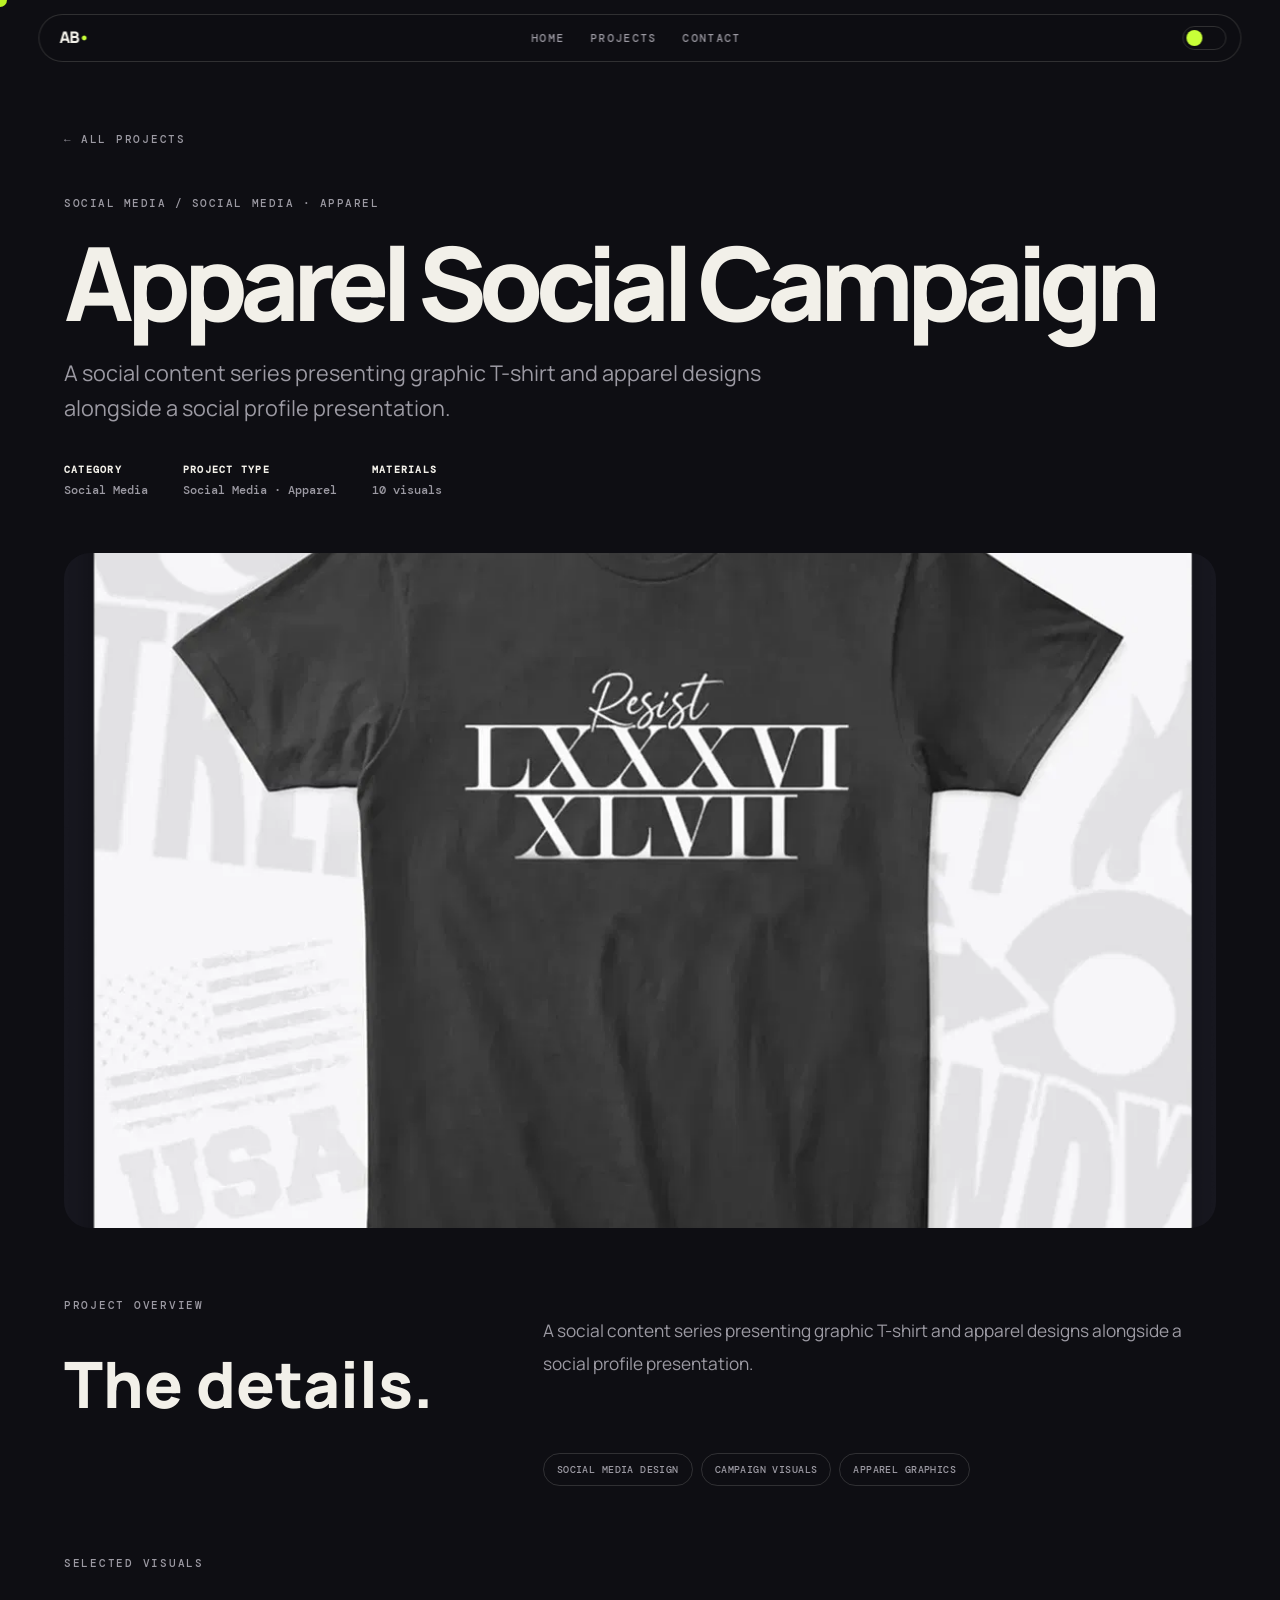
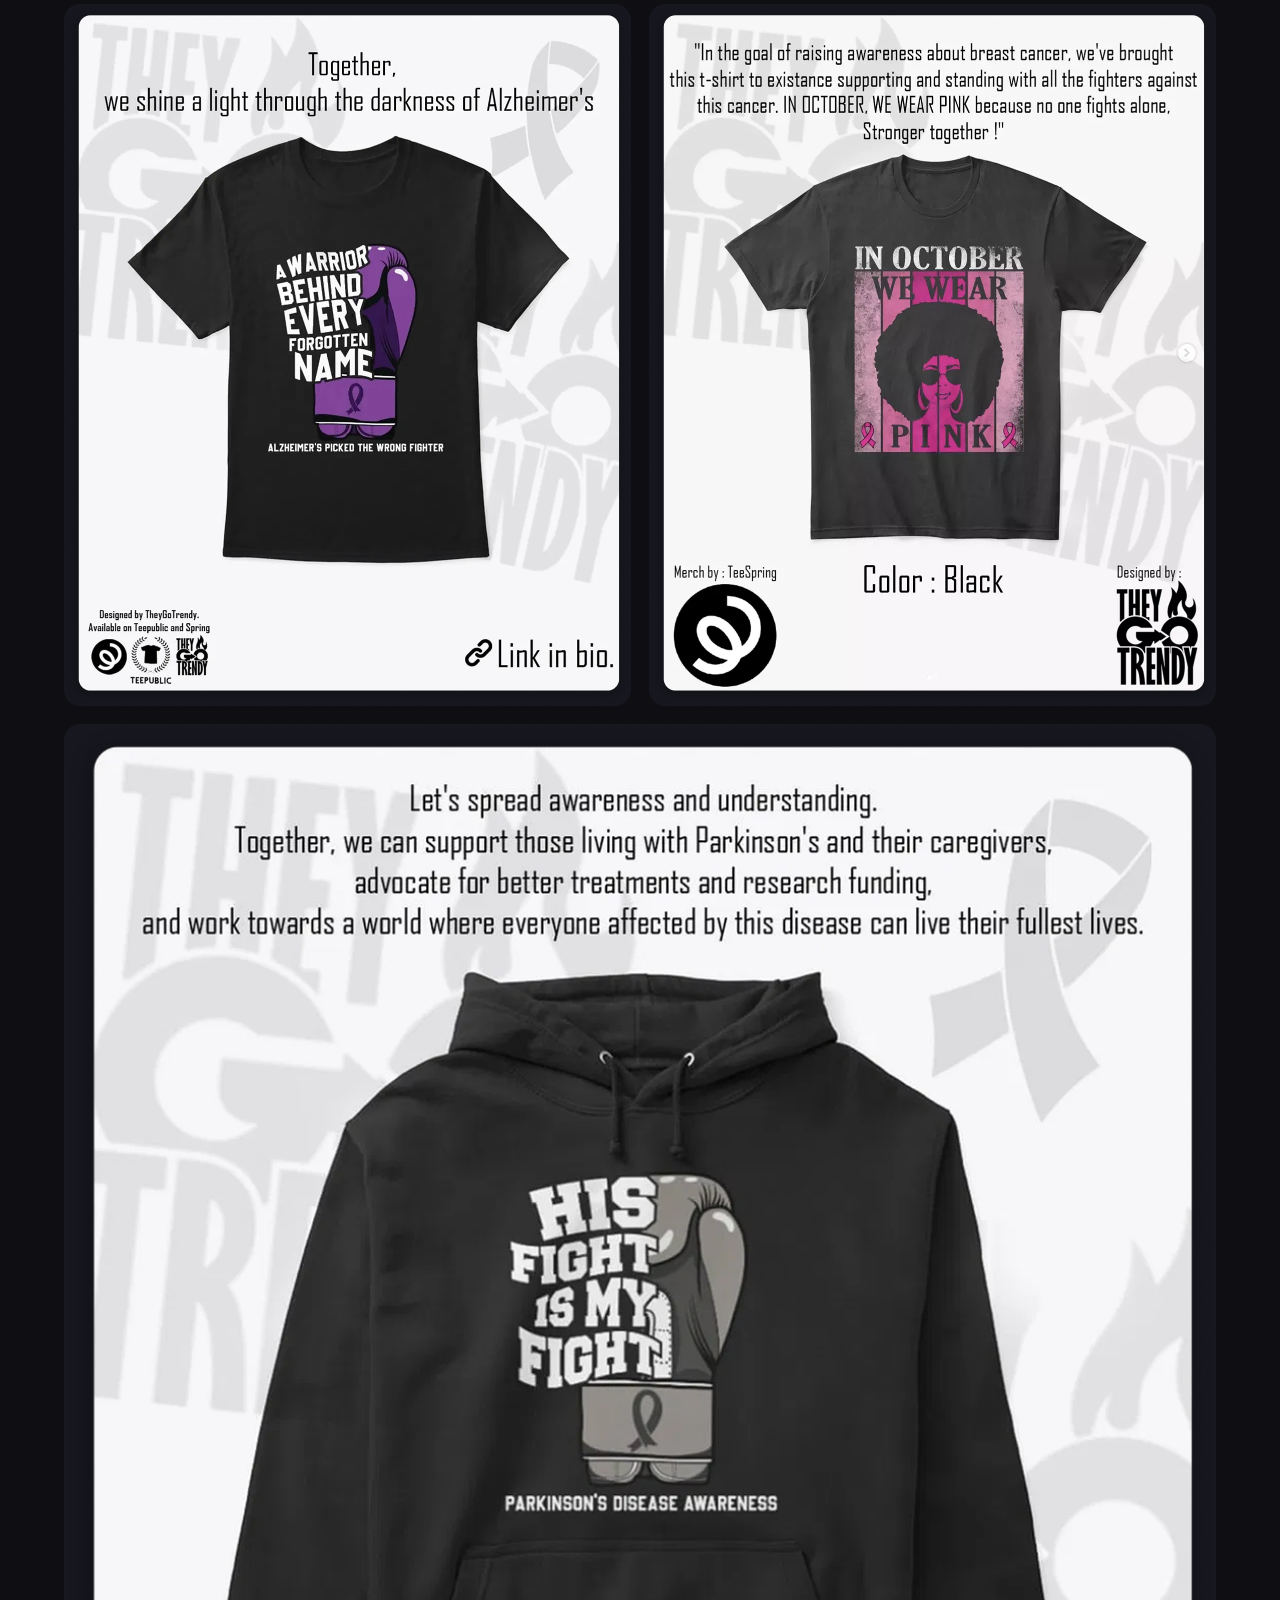
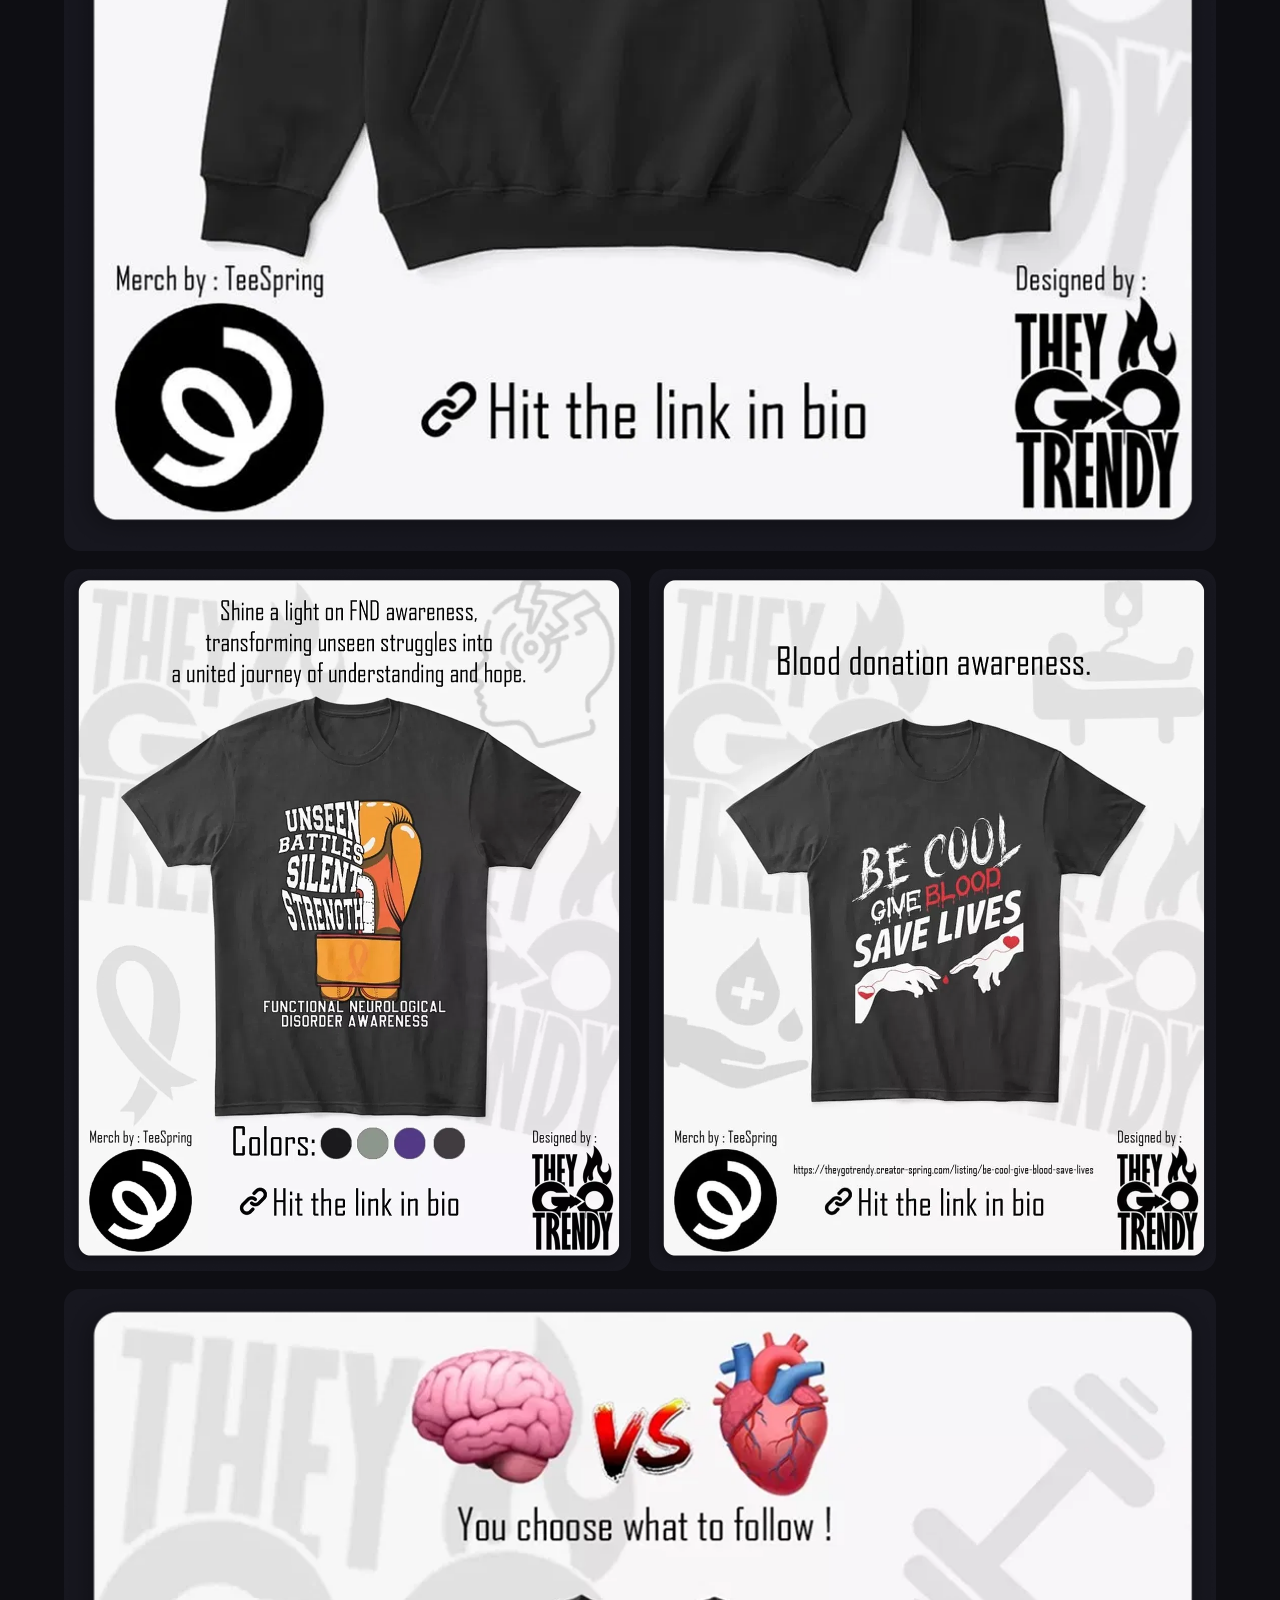
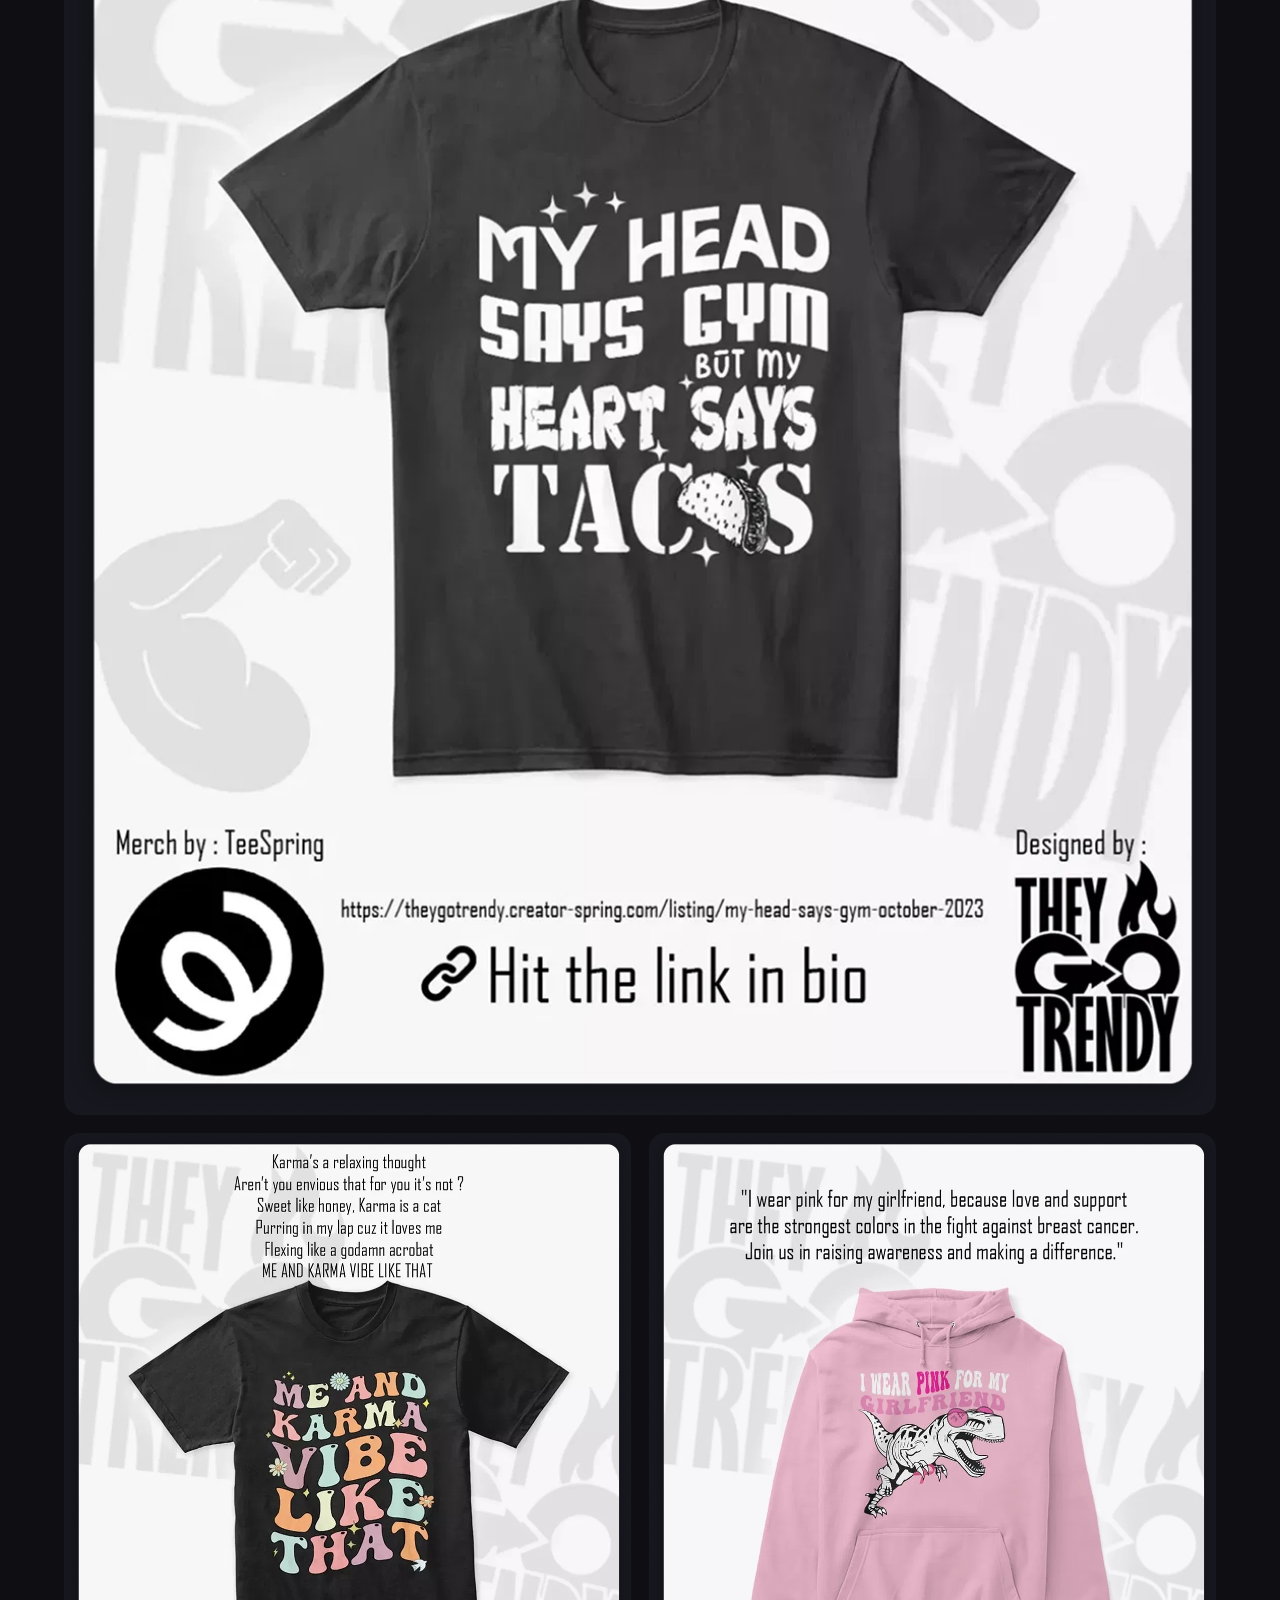
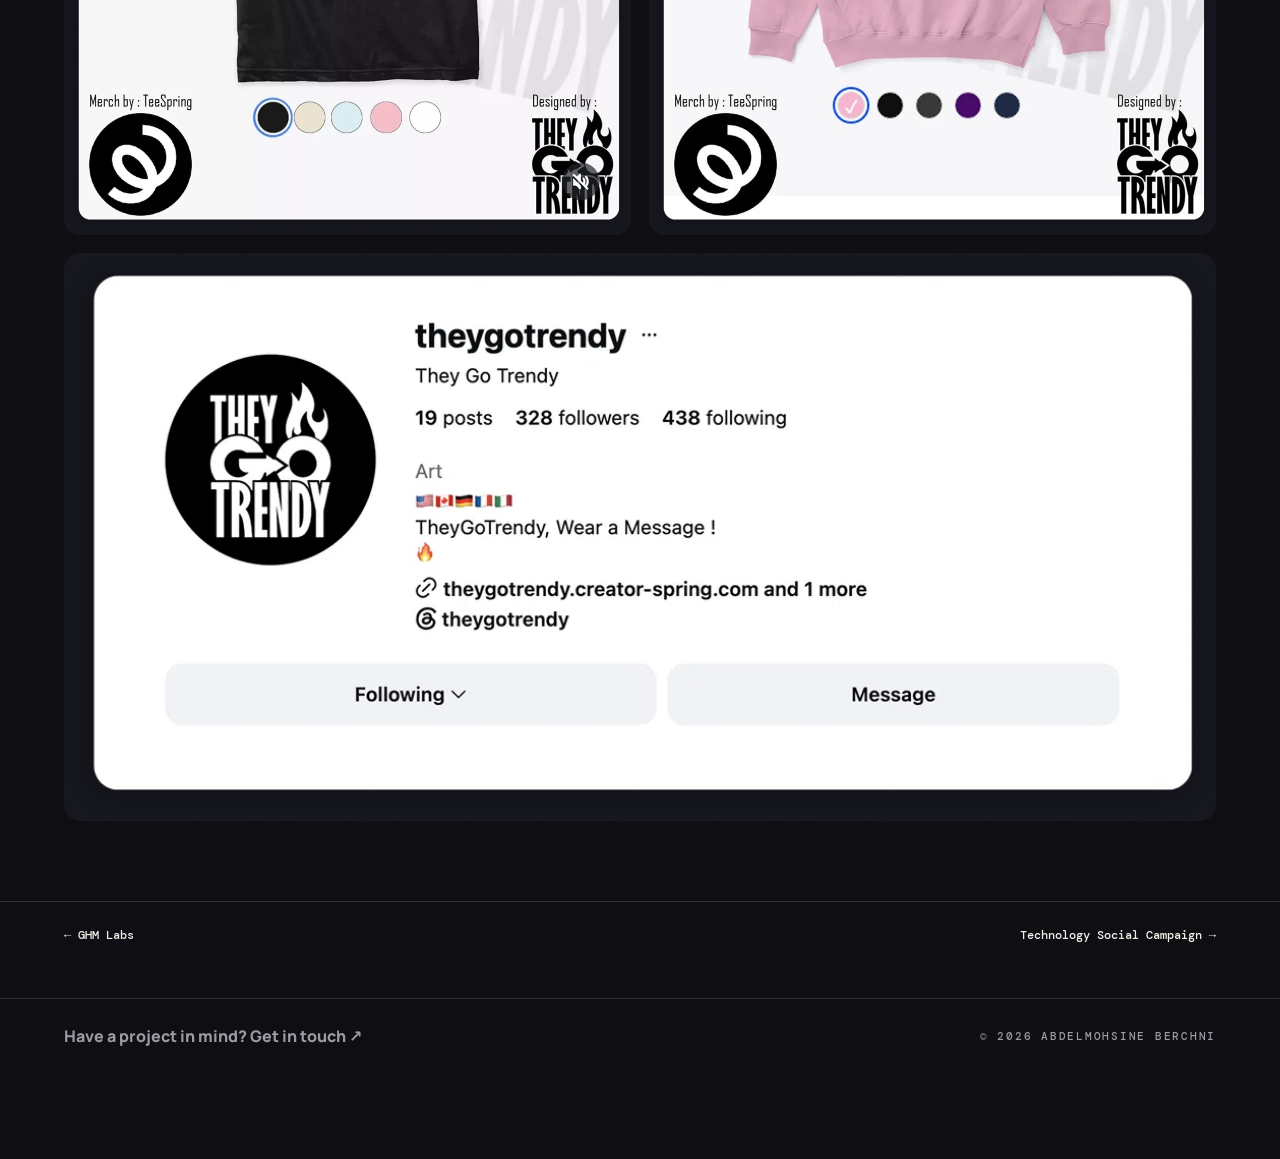
<file: project-pages/social-apparel-campaign.html>
<!doctype html>
<html lang="en"><head><meta charset="UTF-8"><meta name="viewport" content="width=device-width, initial-scale=1, viewport-fit=cover">
<title>Project — Abdelmohsine Berchni</title><meta name="description" content="Project case study by Abdelmohsine Berchni."><meta name="theme-color" content="#0e0e13"><script>try{document.documentElement.dataset.theme=localStorage.getItem('theme')||'dark'}catch(e){document.documentElement.dataset.theme='dark'}</script>
<link rel="preconnect" href="https://fonts.googleapis.com"><link rel="preconnect" href="https://fonts.gstatic.com" crossorigin><link href="https://fonts.googleapis.com/css2?family=DM+Mono:wght@400;500&family=Manrope:wght@400;600;800&display=swap" rel="stylesheet"><link rel="stylesheet" href="../css/styles.css"><link rel="stylesheet" href="../css/projects.css"></head>
<body><div class="cur" id="cur" aria-hidden="true"><span id="curT"></span></div><header class="nav"><a href="../index.html#top" class="brand">AB<i>•</i></a><nav id="nav"><a href="../index.html#top">Home</a><a href="../projects.html">Projects</a><a href="../index.html#contact">Contact</a></nav><button id="theme" aria-label="Toggle light/dark theme"><b></b></button></header>
<main class="detail-page" id="detailPage" data-project="social-apparel-campaign"><section class="detail-hero pad"><a class="back-link mono" href="../projects.html">← All projects</a><p class="mono detail-kicker" id="detailCategory"></p><h1 class="big" id="detailTitle"></h1><p class="detail-summary" id="detailSummary"></p><div class="detail-meta" id="detailMeta"></div></section><section class="detail-cover pad"><img id="detailCover" alt="" fetchpriority="high"></section><section class="detail-content pad"><div class="detail-content-head"><p class="mono idx">Project overview</p><h2 class="big">The details.</h2></div><p class="detail-overview" id="detailOverview"></p><div class="detail-services" id="detailServices"></div></section><section class="detail-gallery pad"><p class="mono idx">Selected visuals</p><div class="detail-images" id="detailImages"></div></section><nav class="project-pagination pad" aria-label="Project navigation"><a id="prevProject" href="#">← Previous project</a><a id="nextProject" href="#">Next project →</a></nav></main>
<footer class="projects-footer pad"><a href="../index.html#contact" class="lnk">Have a project in mind? Get in touch ↗</a><span class="mono">© <span id="yr"></span> Abdelmohsine Berchni</span></footer>
<script src="../js/projects.js"></script><script src="../js/detail.js"></script></body></html>
</file>
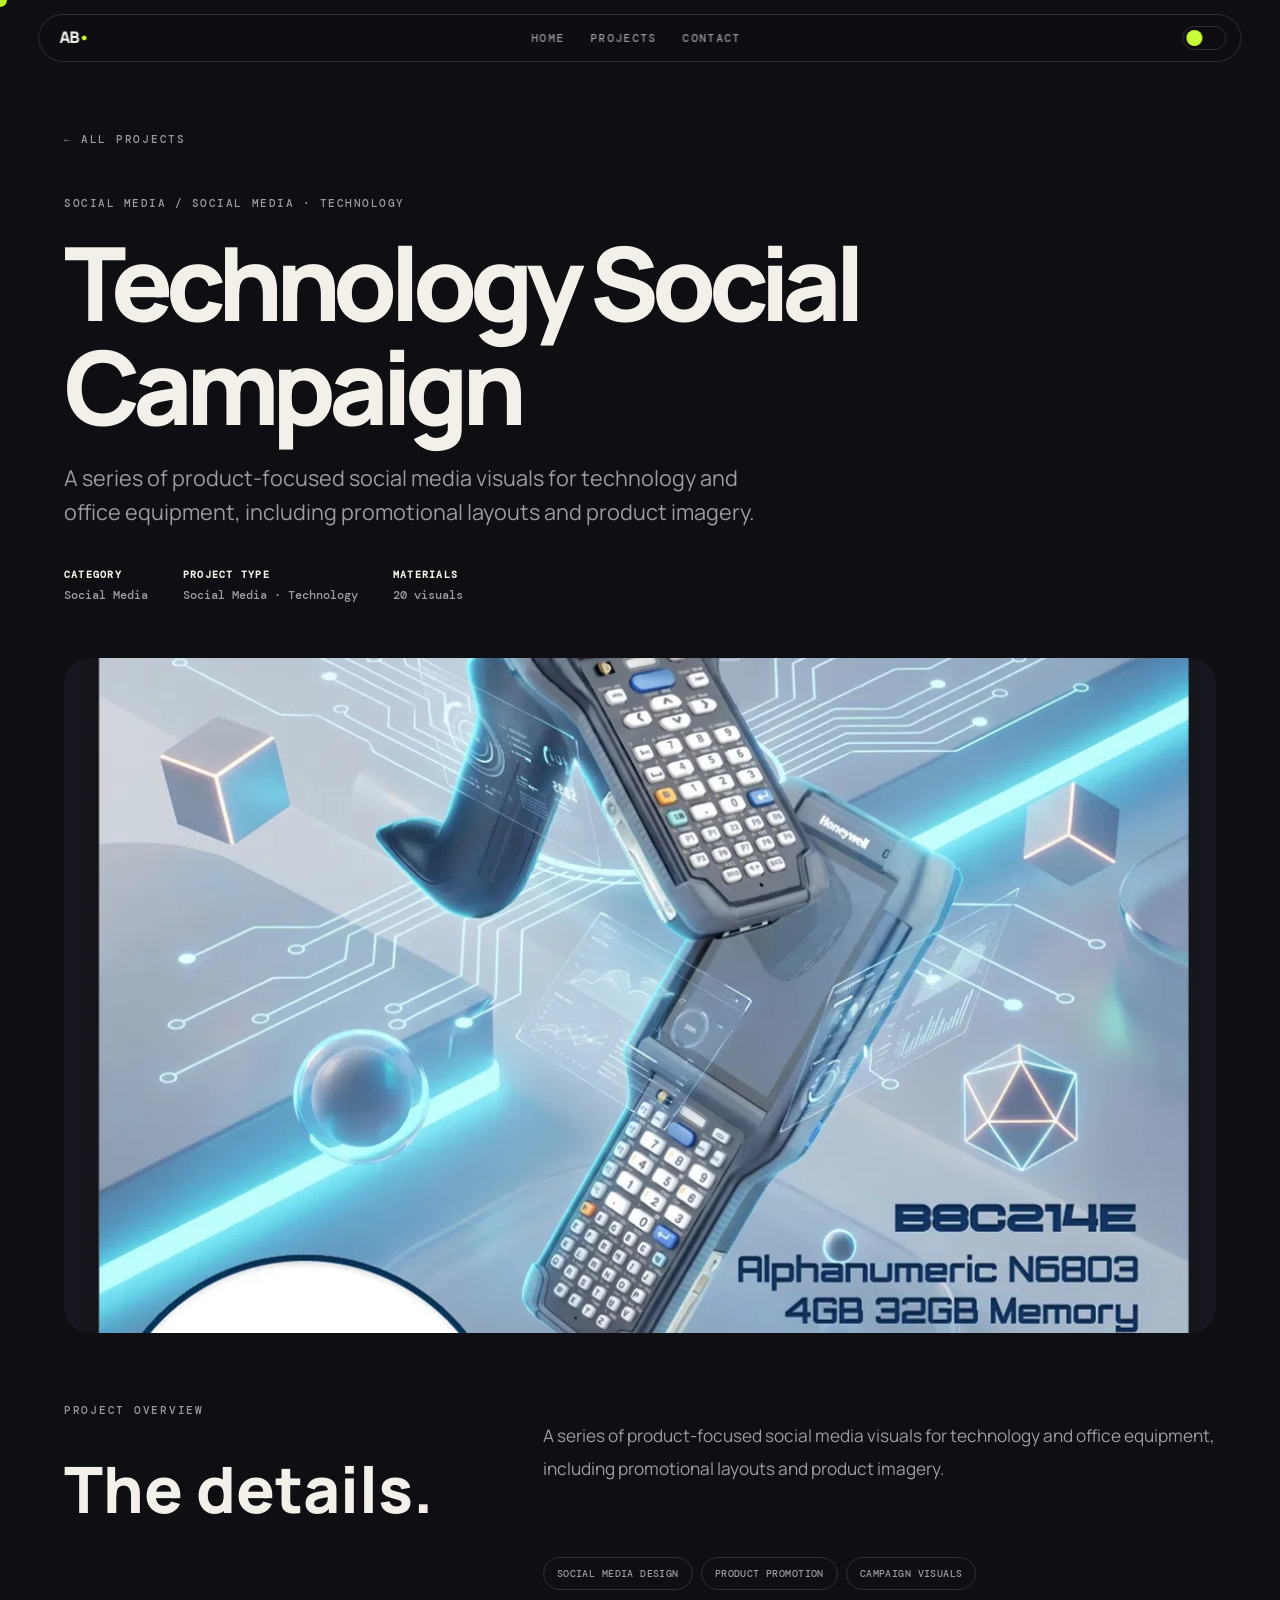
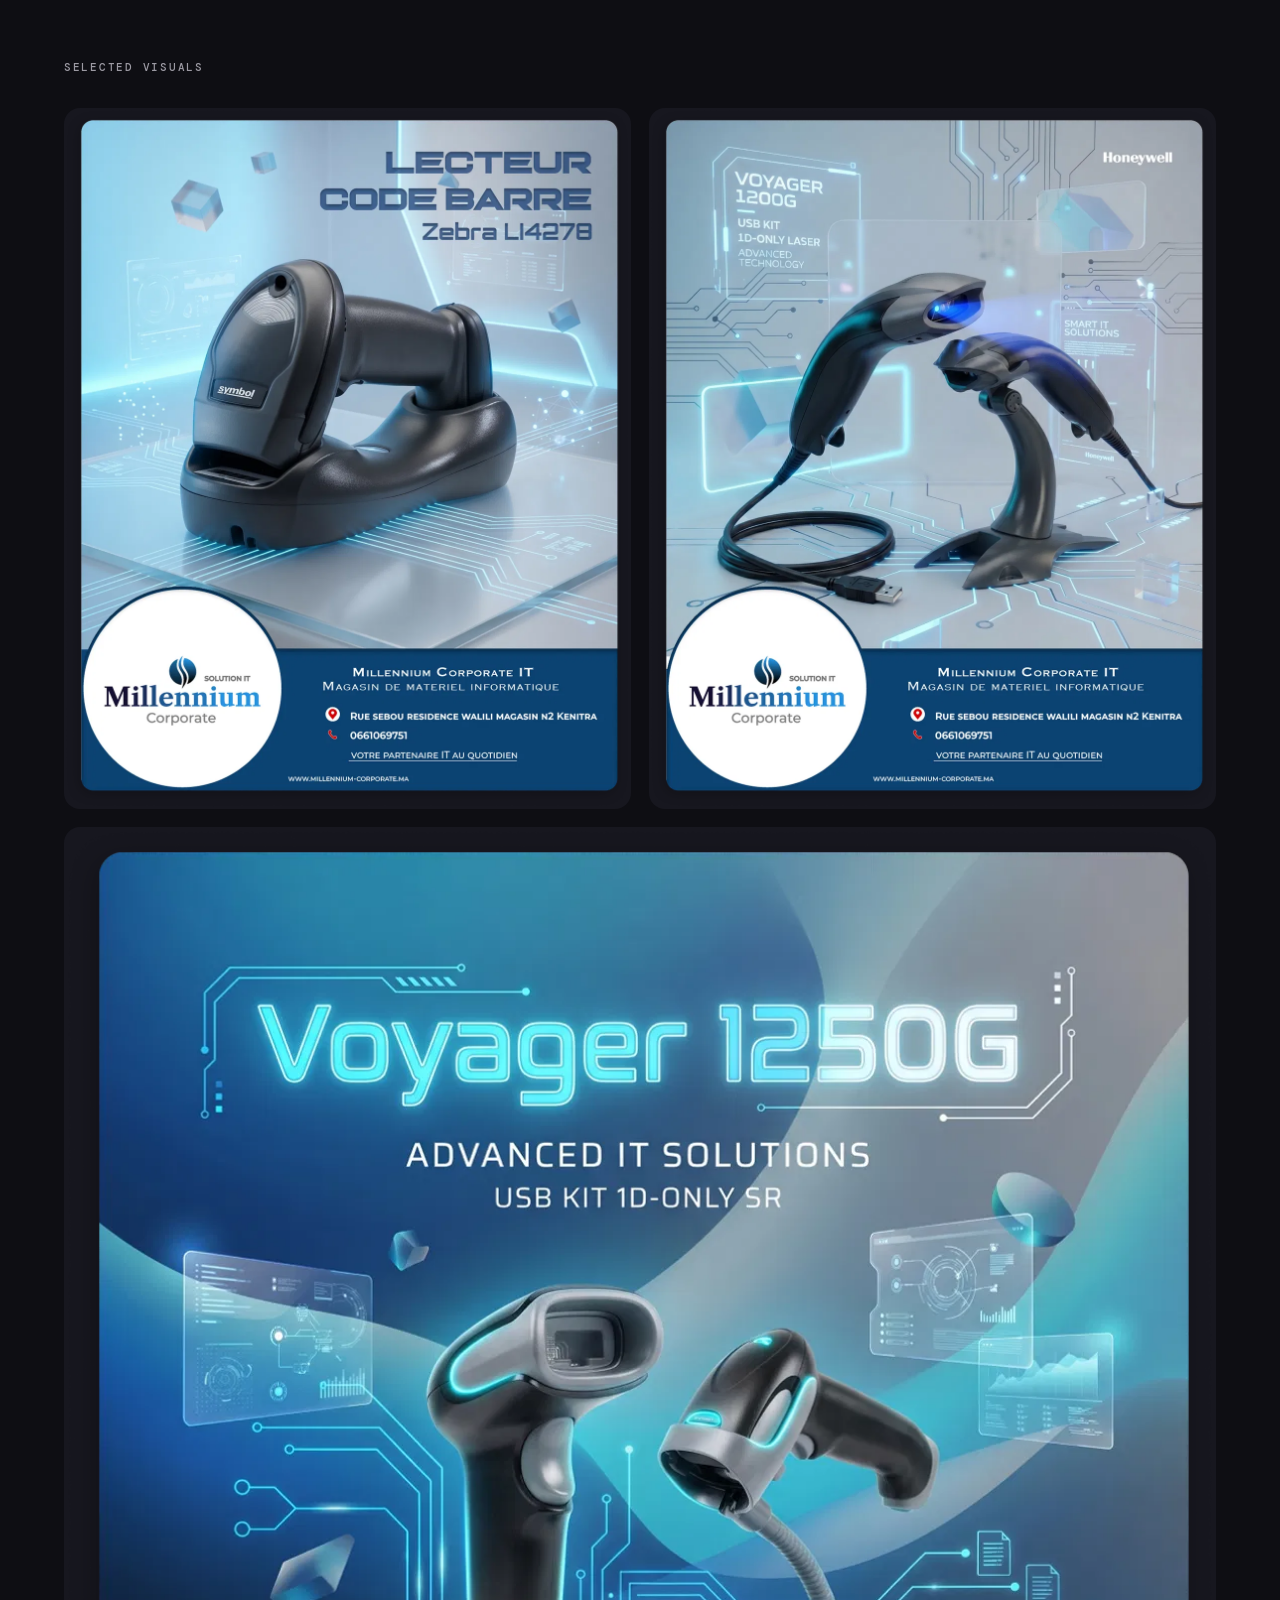
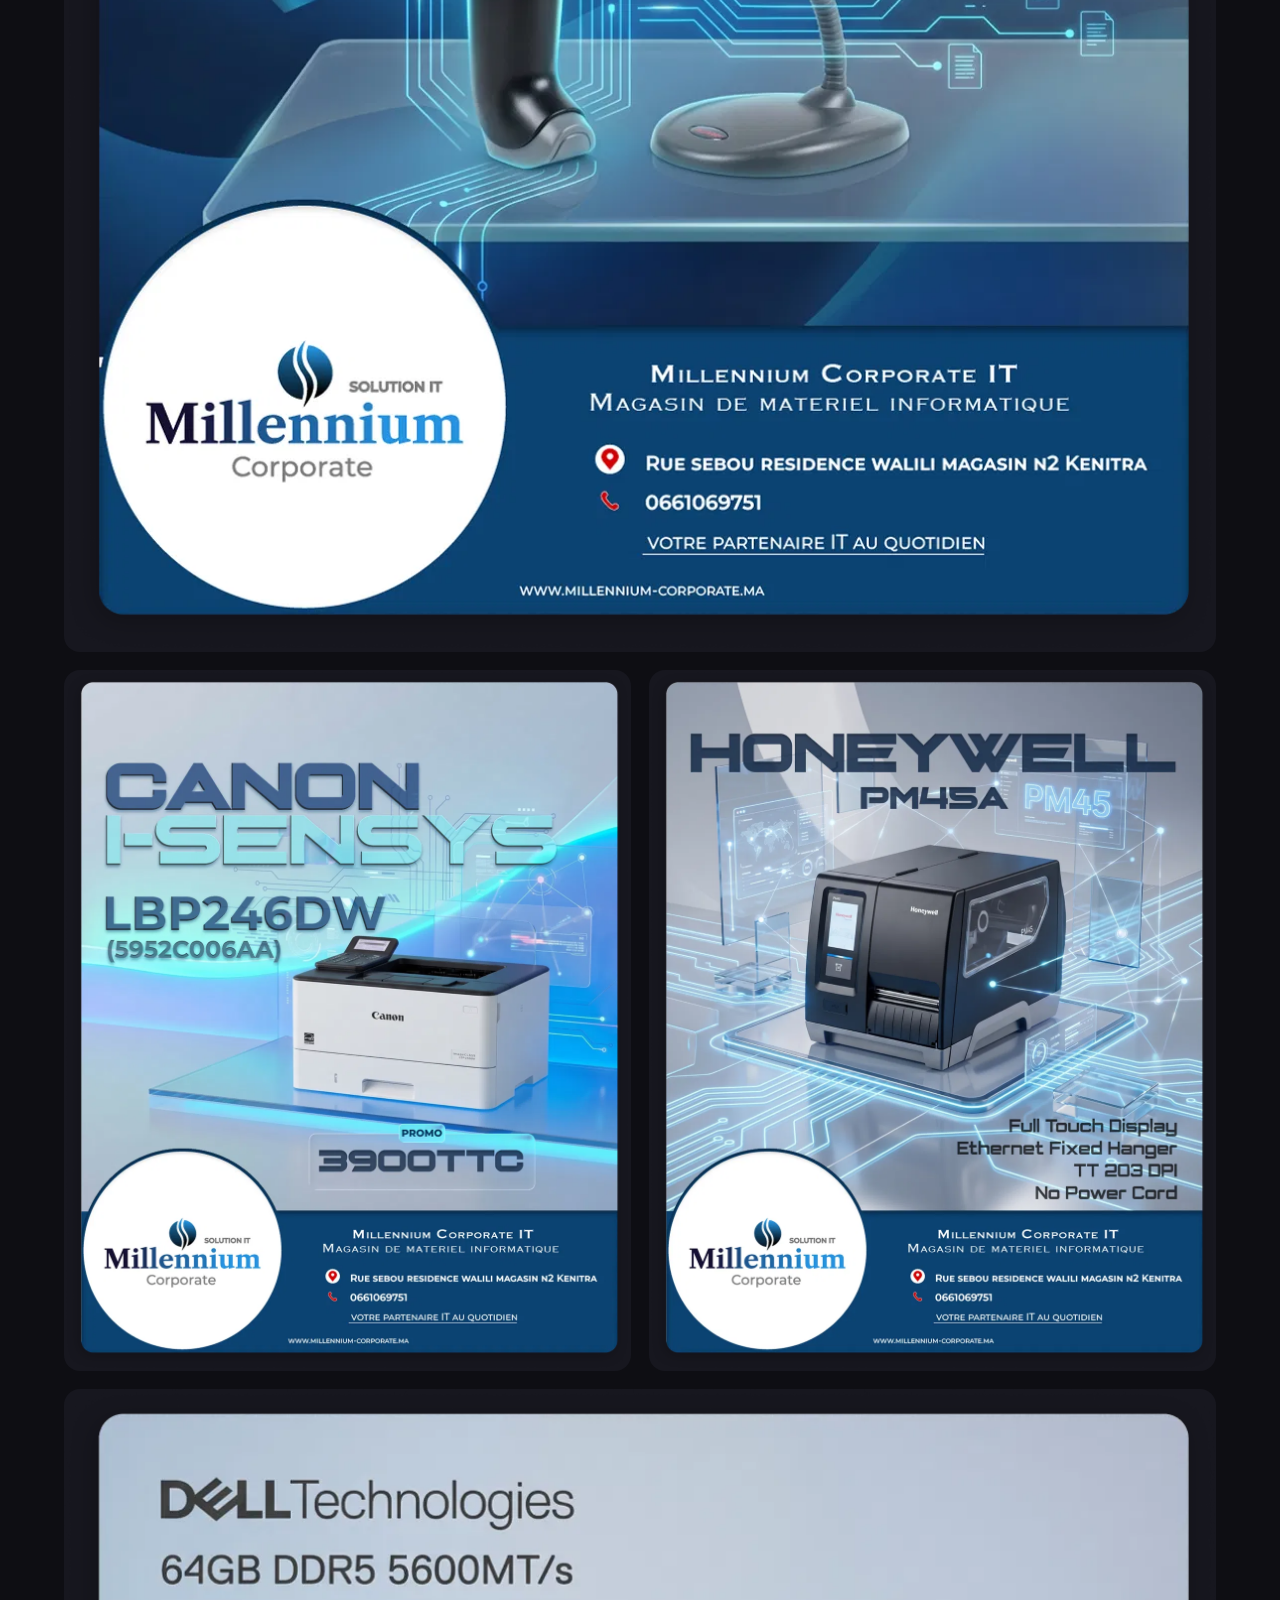
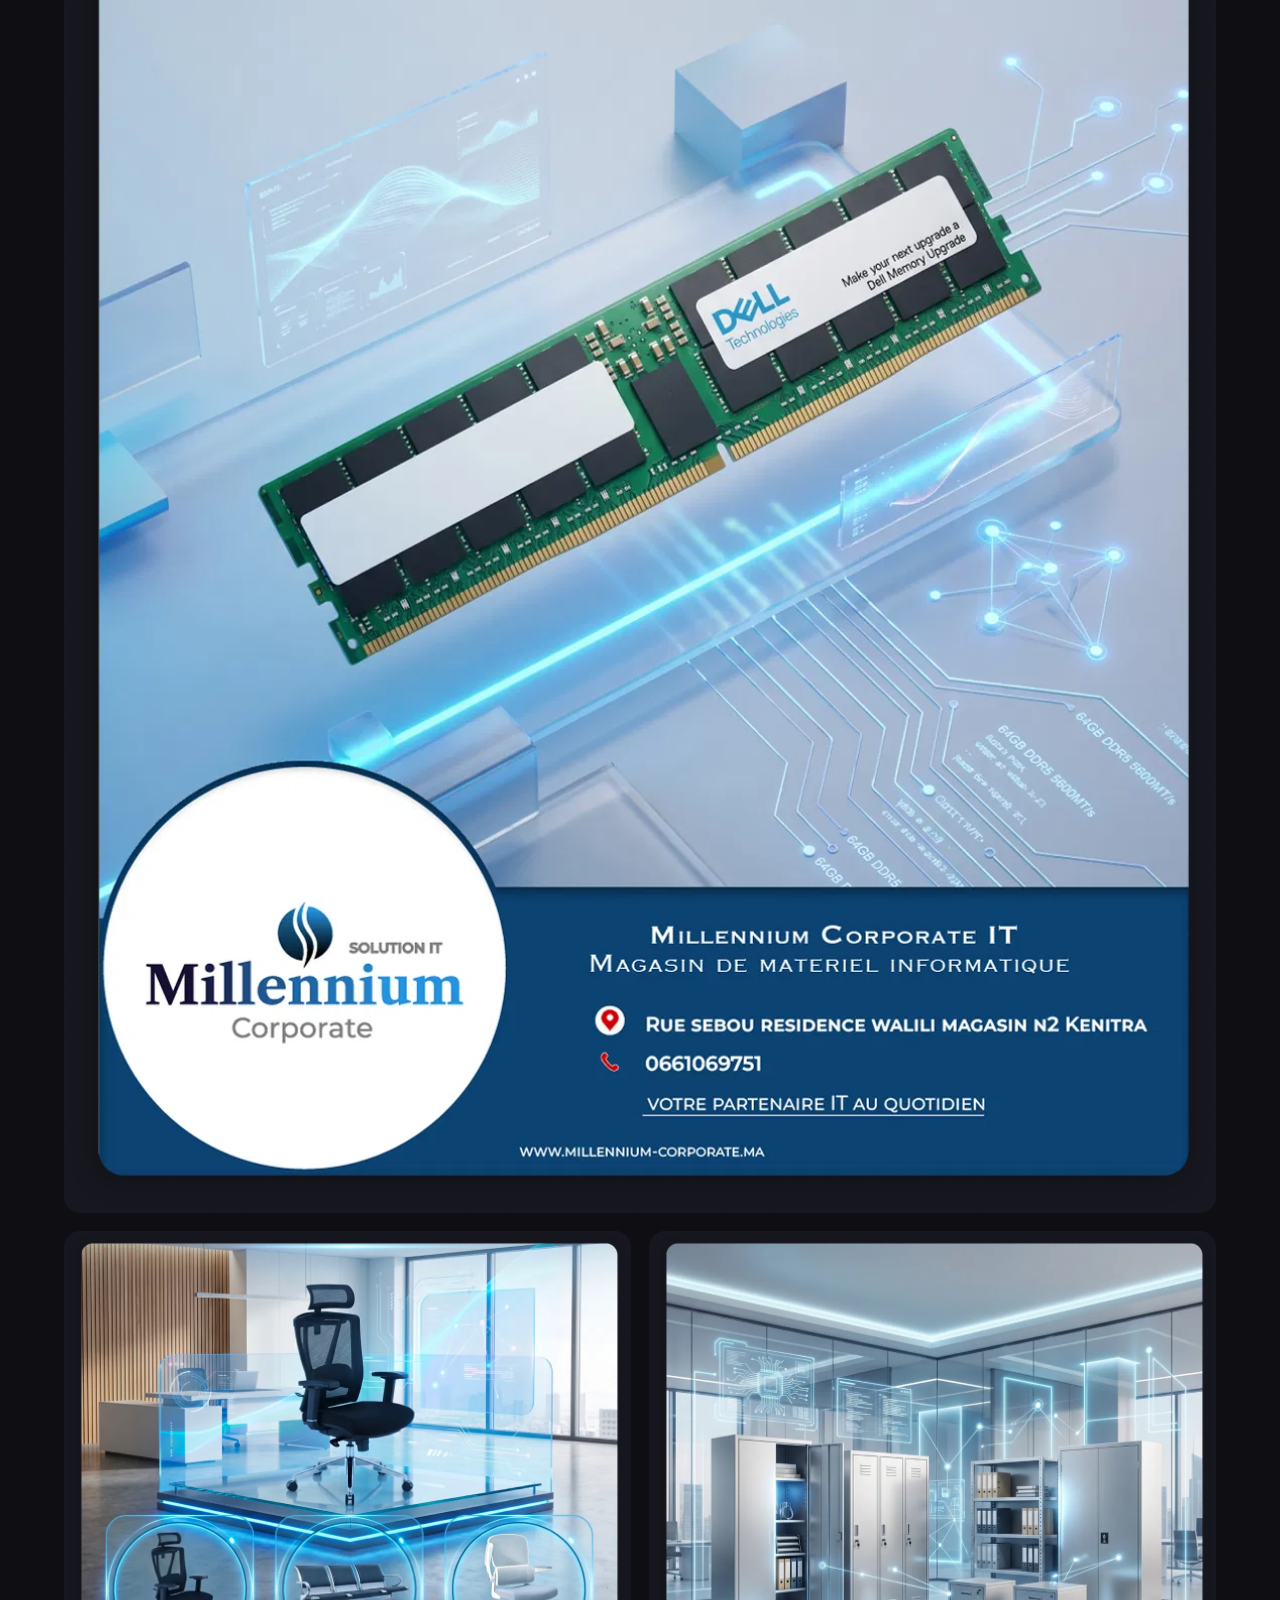
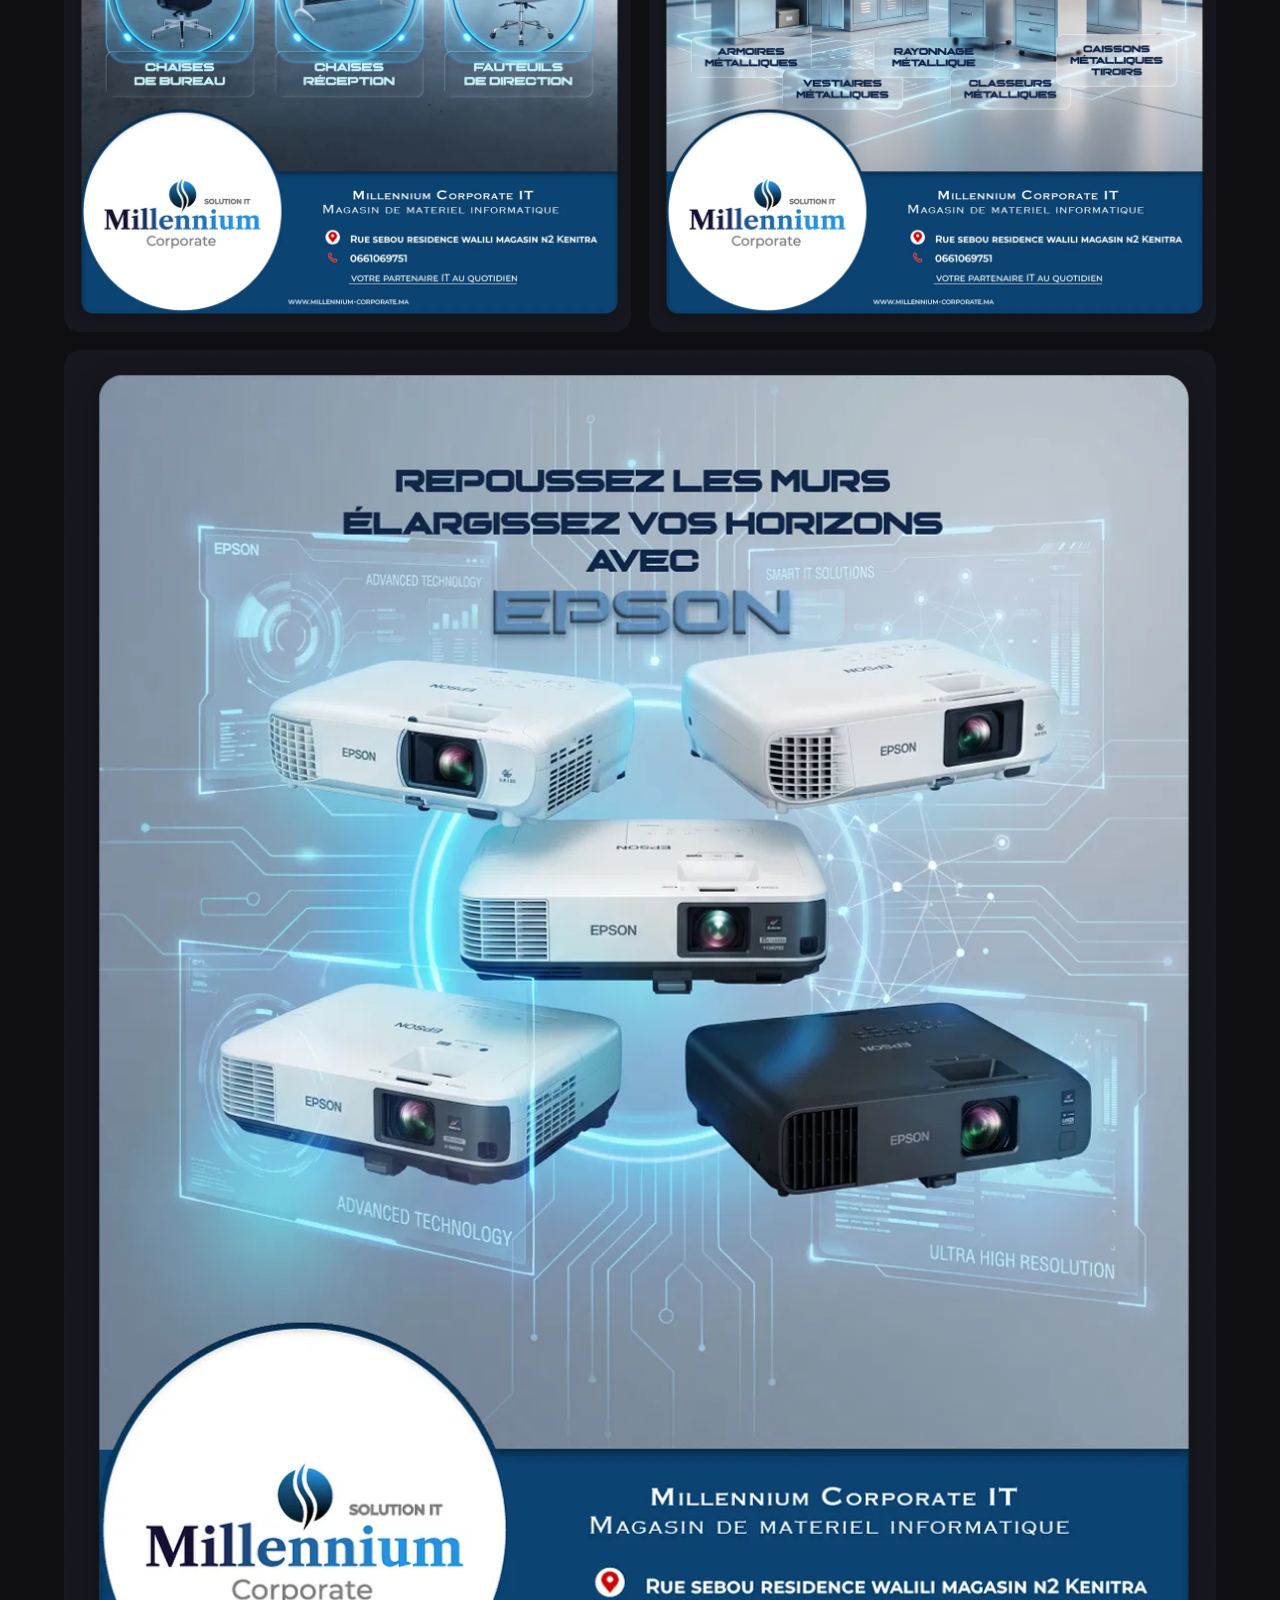
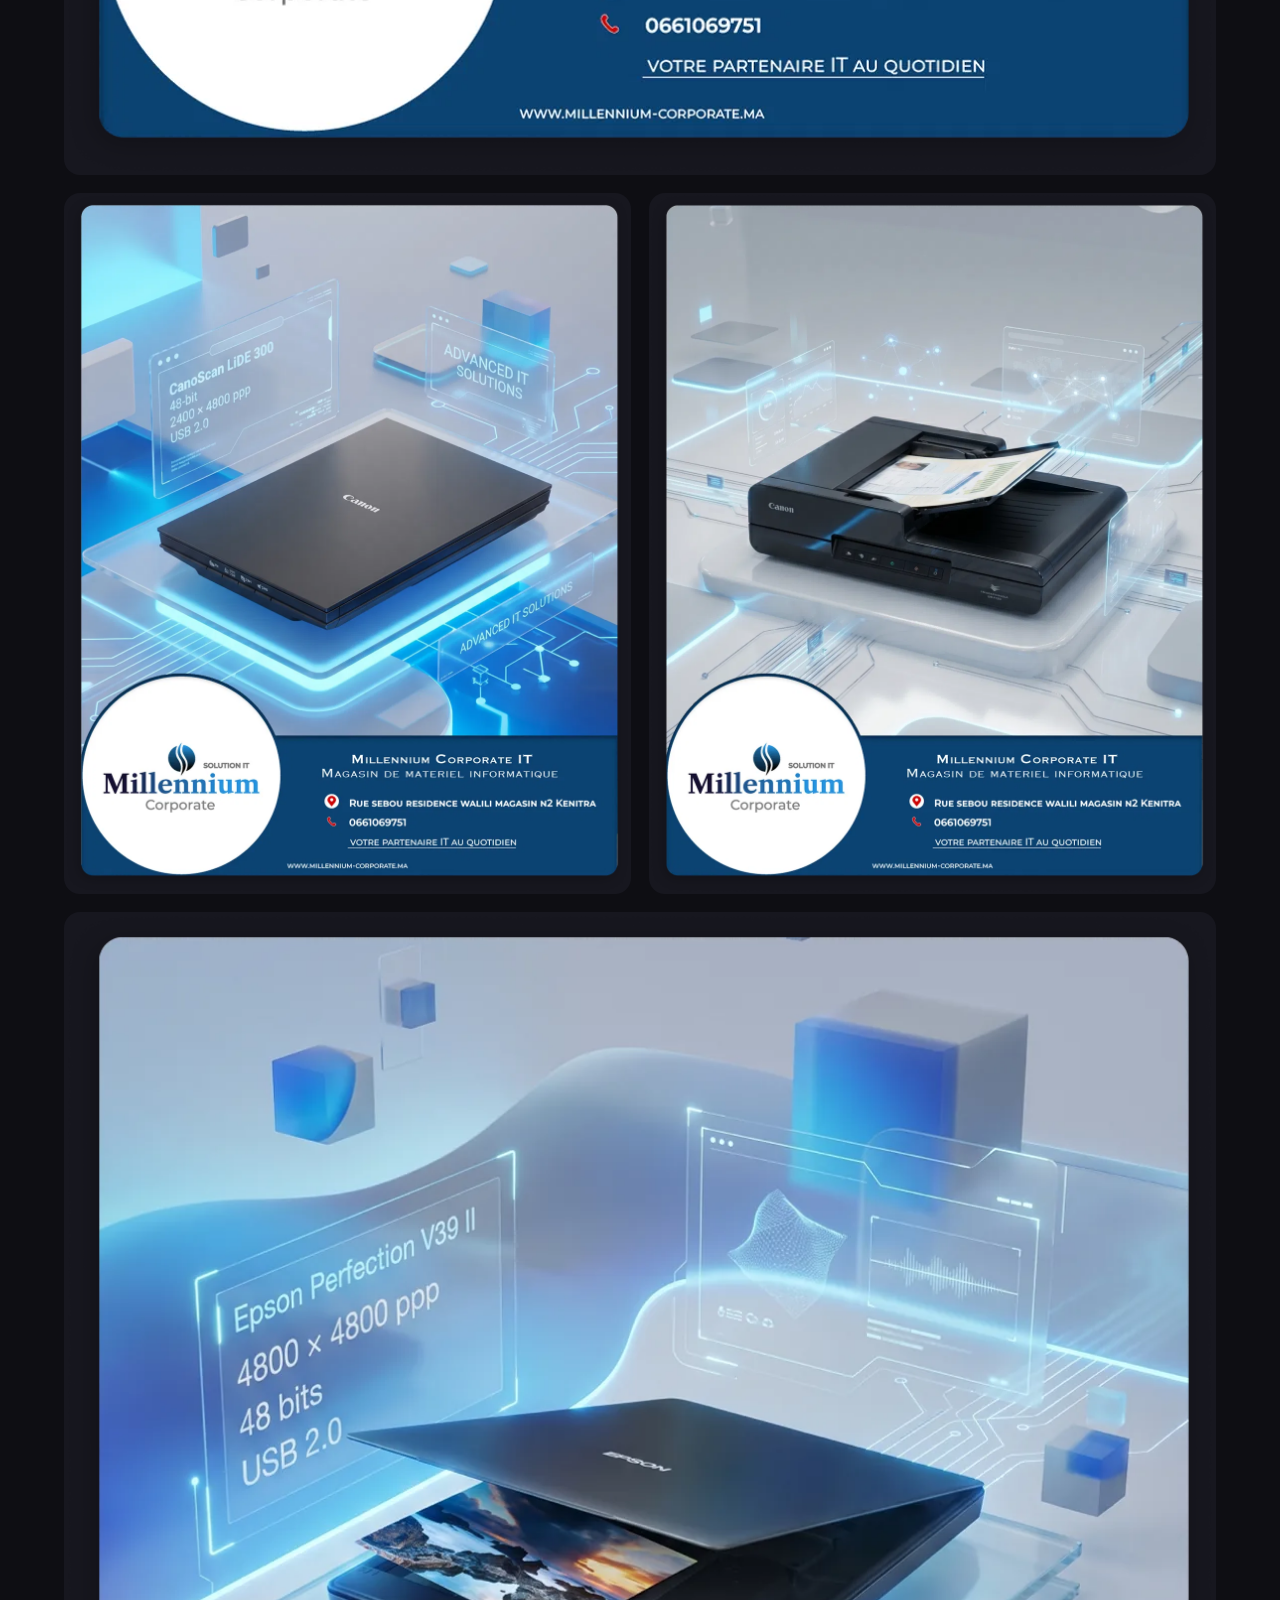
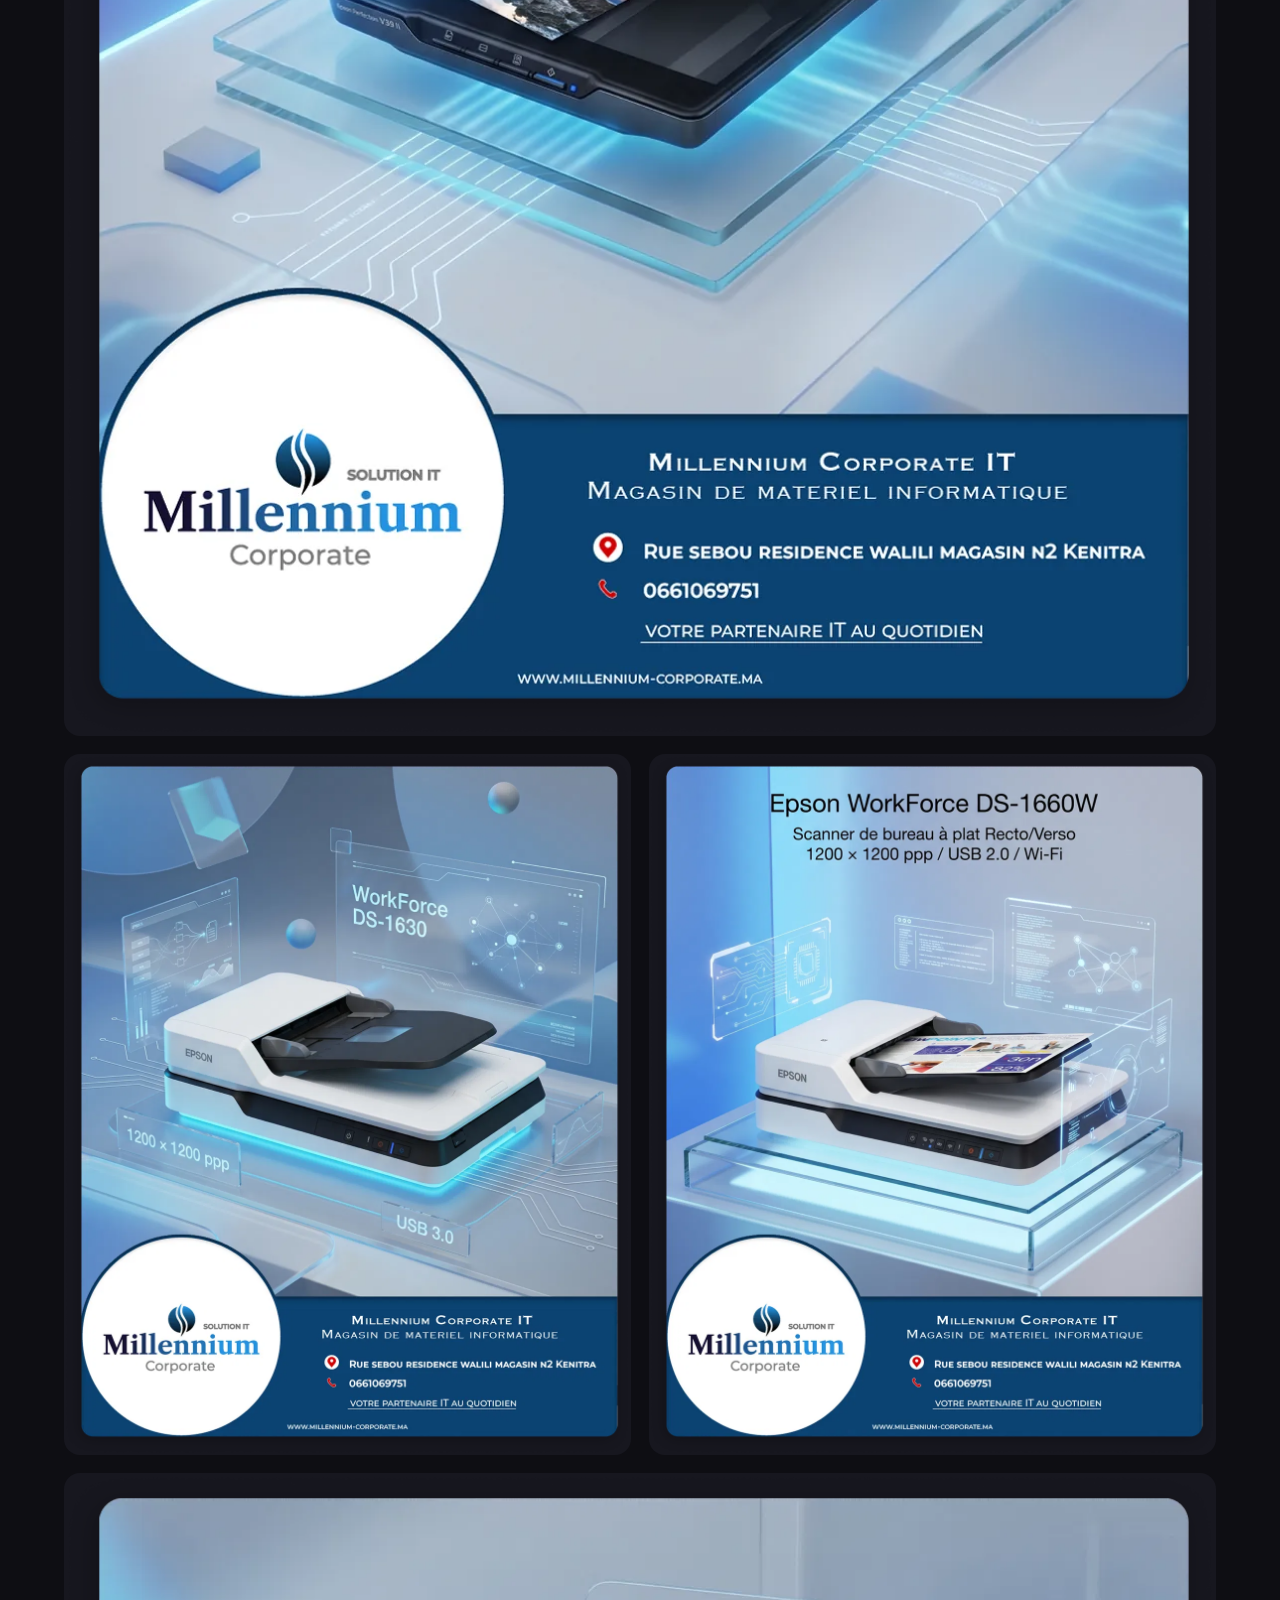
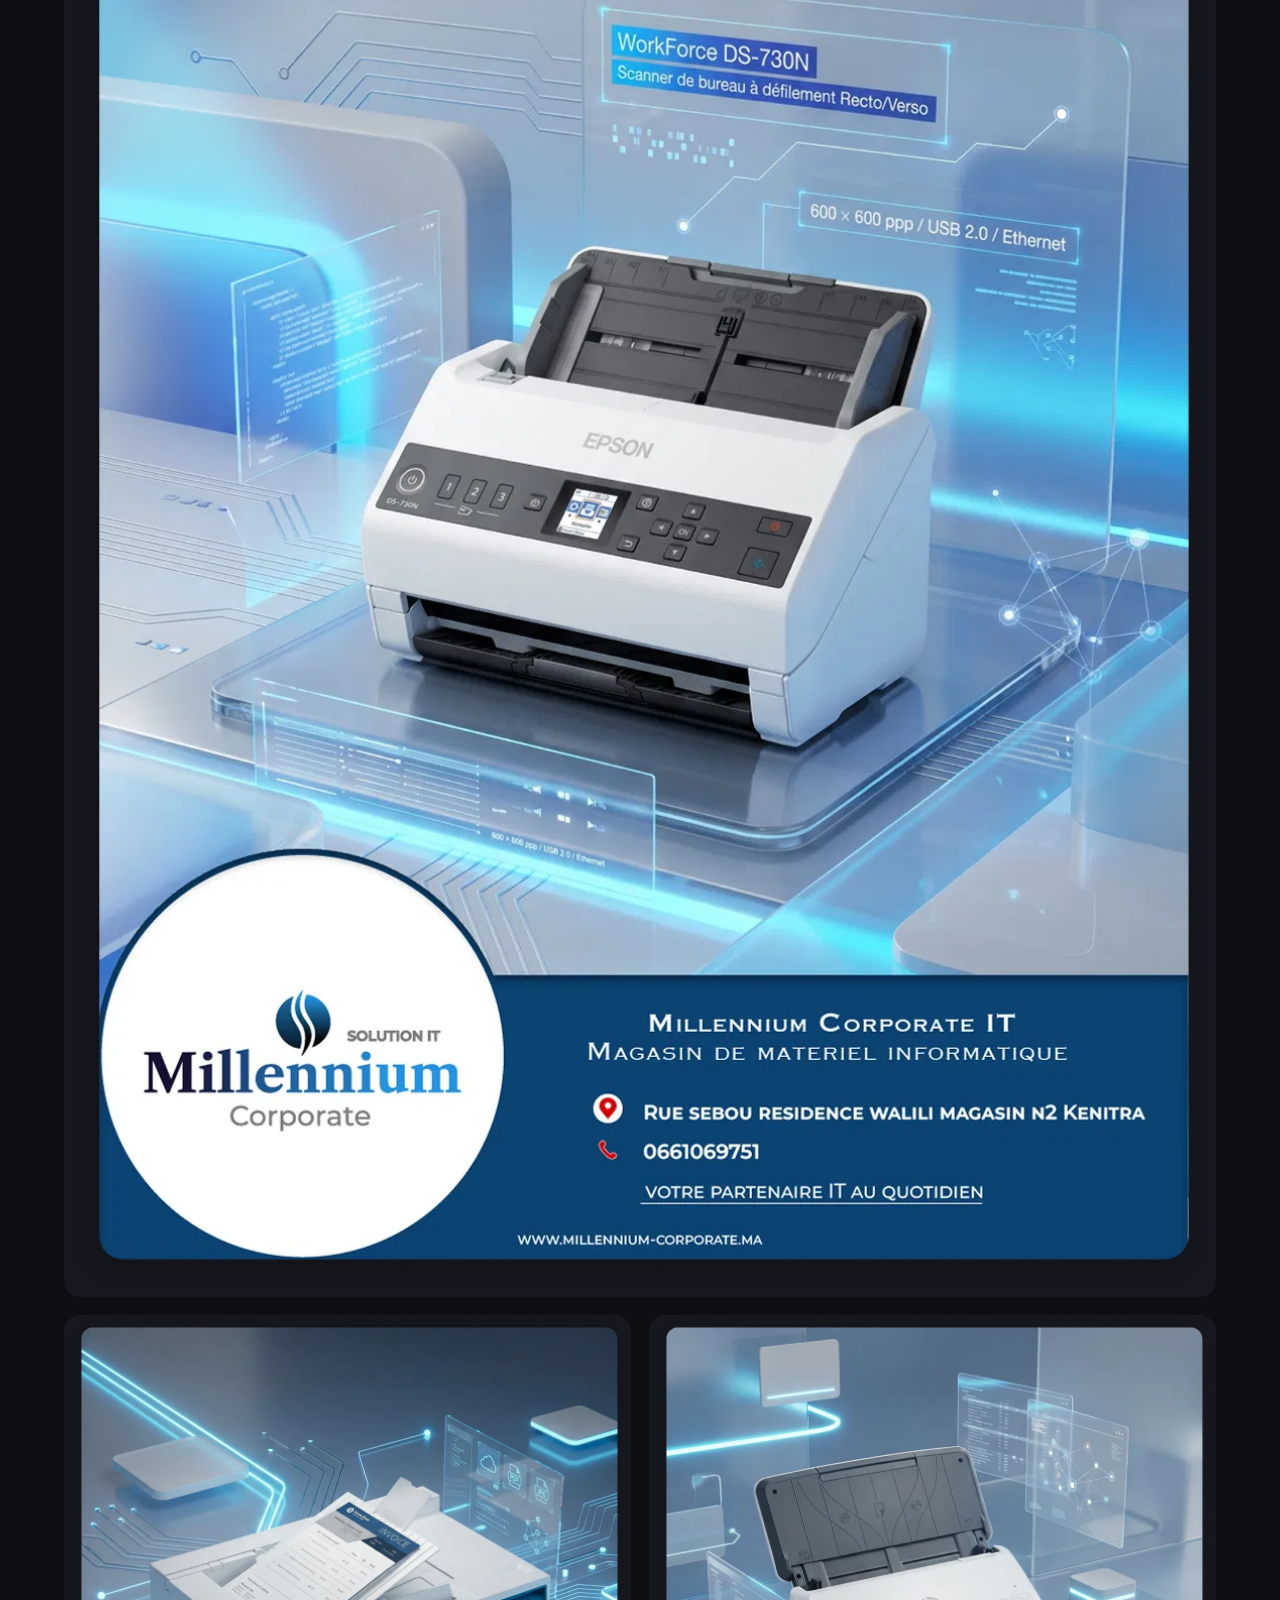
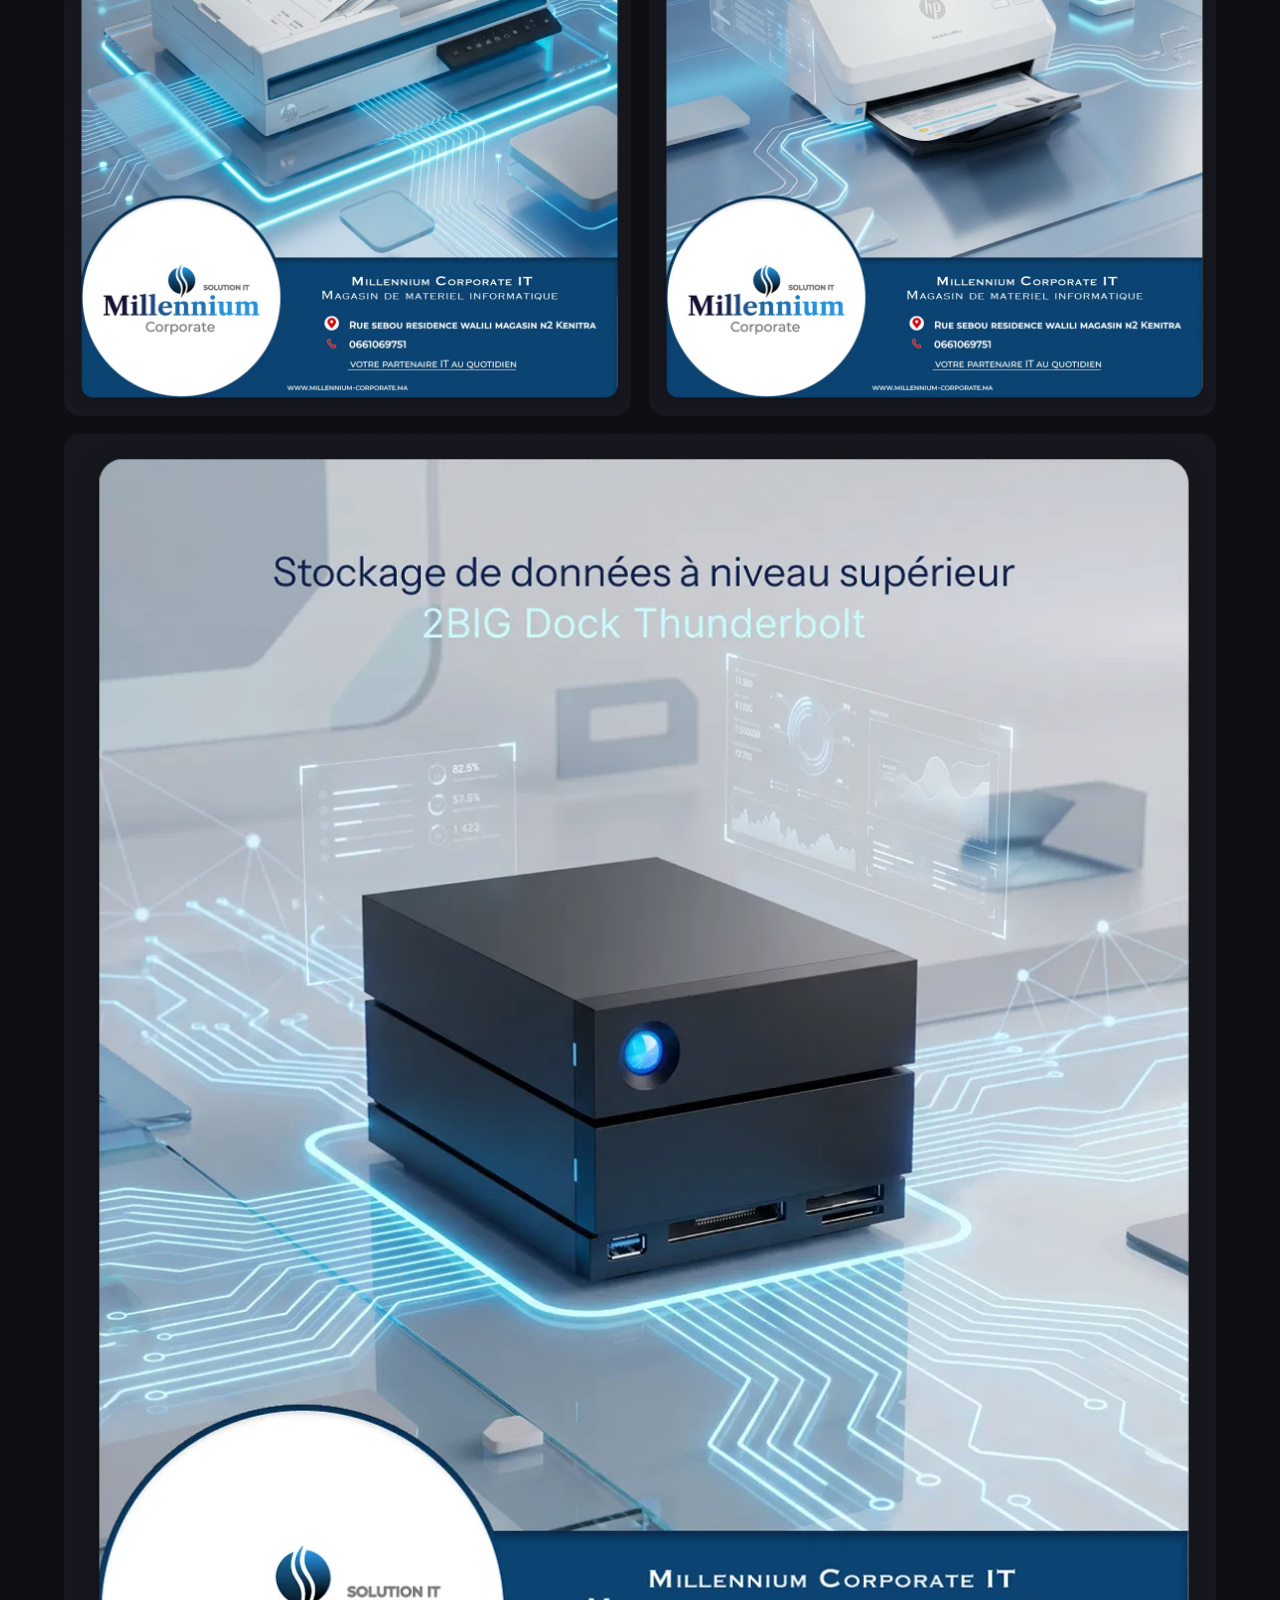
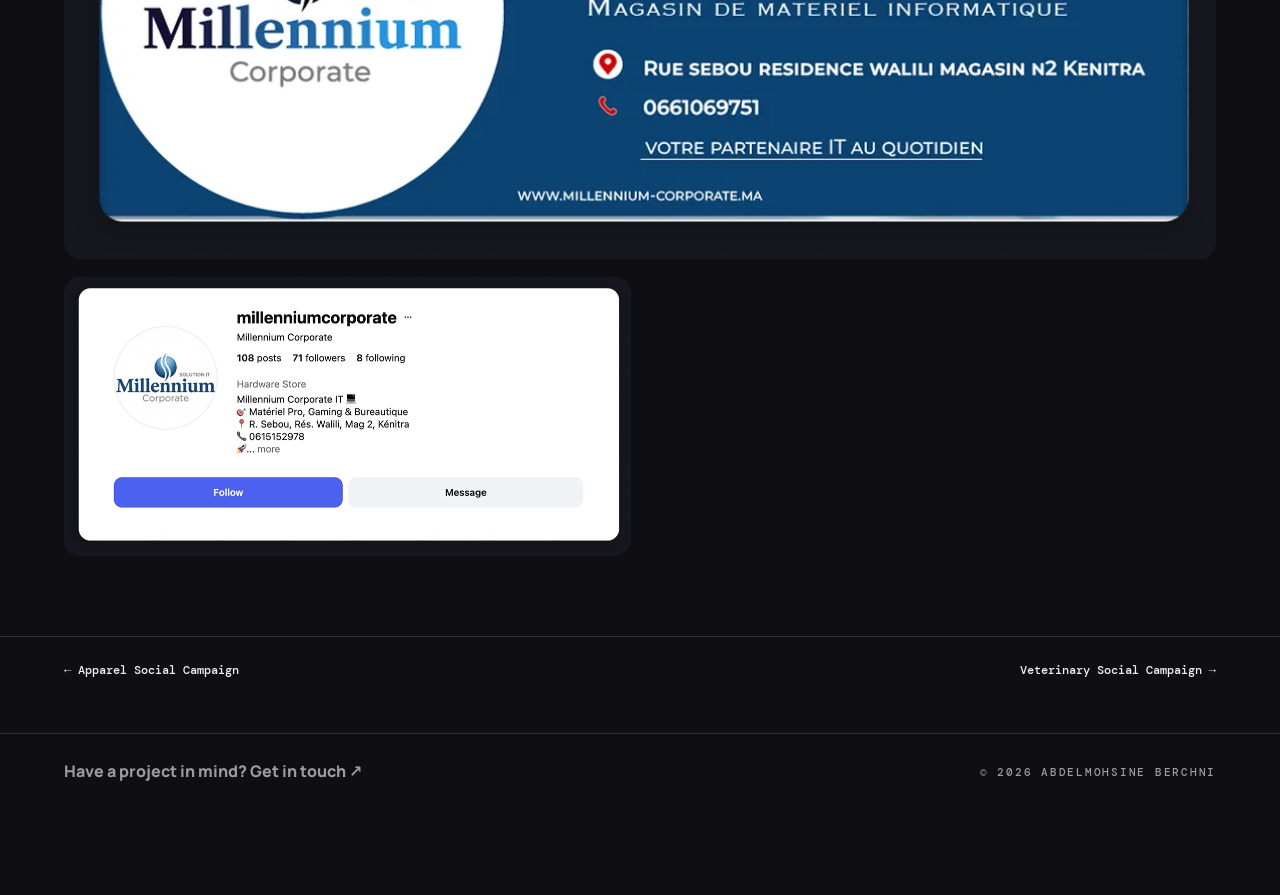
<file: project-pages/social-technology-campaign.html>
<!doctype html>
<html lang="en"><head><meta charset="UTF-8"><meta name="viewport" content="width=device-width, initial-scale=1, viewport-fit=cover">
<title>Project — Abdelmohsine Berchni</title><meta name="description" content="Project case study by Abdelmohsine Berchni."><meta name="theme-color" content="#0e0e13"><script>try{document.documentElement.dataset.theme=localStorage.getItem('theme')||'dark'}catch(e){document.documentElement.dataset.theme='dark'}</script>
<link rel="preconnect" href="https://fonts.googleapis.com"><link rel="preconnect" href="https://fonts.gstatic.com" crossorigin><link href="https://fonts.googleapis.com/css2?family=DM+Mono:wght@400;500&family=Manrope:wght@400;600;800&display=swap" rel="stylesheet"><link rel="stylesheet" href="../css/styles.css"><link rel="stylesheet" href="../css/projects.css"></head>
<body><div class="cur" id="cur" aria-hidden="true"><span id="curT"></span></div><header class="nav"><a href="../index.html#top" class="brand">AB<i>•</i></a><nav id="nav"><a href="../index.html#top">Home</a><a href="../projects.html">Projects</a><a href="../index.html#contact">Contact</a></nav><button id="theme" aria-label="Toggle light/dark theme"><b></b></button></header>
<main class="detail-page" id="detailPage" data-project="social-technology-campaign"><section class="detail-hero pad"><a class="back-link mono" href="../projects.html">← All projects</a><p class="mono detail-kicker" id="detailCategory"></p><h1 class="big" id="detailTitle"></h1><p class="detail-summary" id="detailSummary"></p><div class="detail-meta" id="detailMeta"></div></section><section class="detail-cover pad"><img id="detailCover" alt="" fetchpriority="high"></section><section class="detail-content pad"><div class="detail-content-head"><p class="mono idx">Project overview</p><h2 class="big">The details.</h2></div><p class="detail-overview" id="detailOverview"></p><div class="detail-services" id="detailServices"></div></section><section class="detail-gallery pad"><p class="mono idx">Selected visuals</p><div class="detail-images" id="detailImages"></div></section><nav class="project-pagination pad" aria-label="Project navigation"><a id="prevProject" href="#">← Previous project</a><a id="nextProject" href="#">Next project →</a></nav></main>
<footer class="projects-footer pad"><a href="../index.html#contact" class="lnk">Have a project in mind? Get in touch ↗</a><span class="mono">© <span id="yr"></span> Abdelmohsine Berchni</span></footer>
<script src="../js/projects.js"></script><script src="../js/detail.js"></script></body></html>
</file>
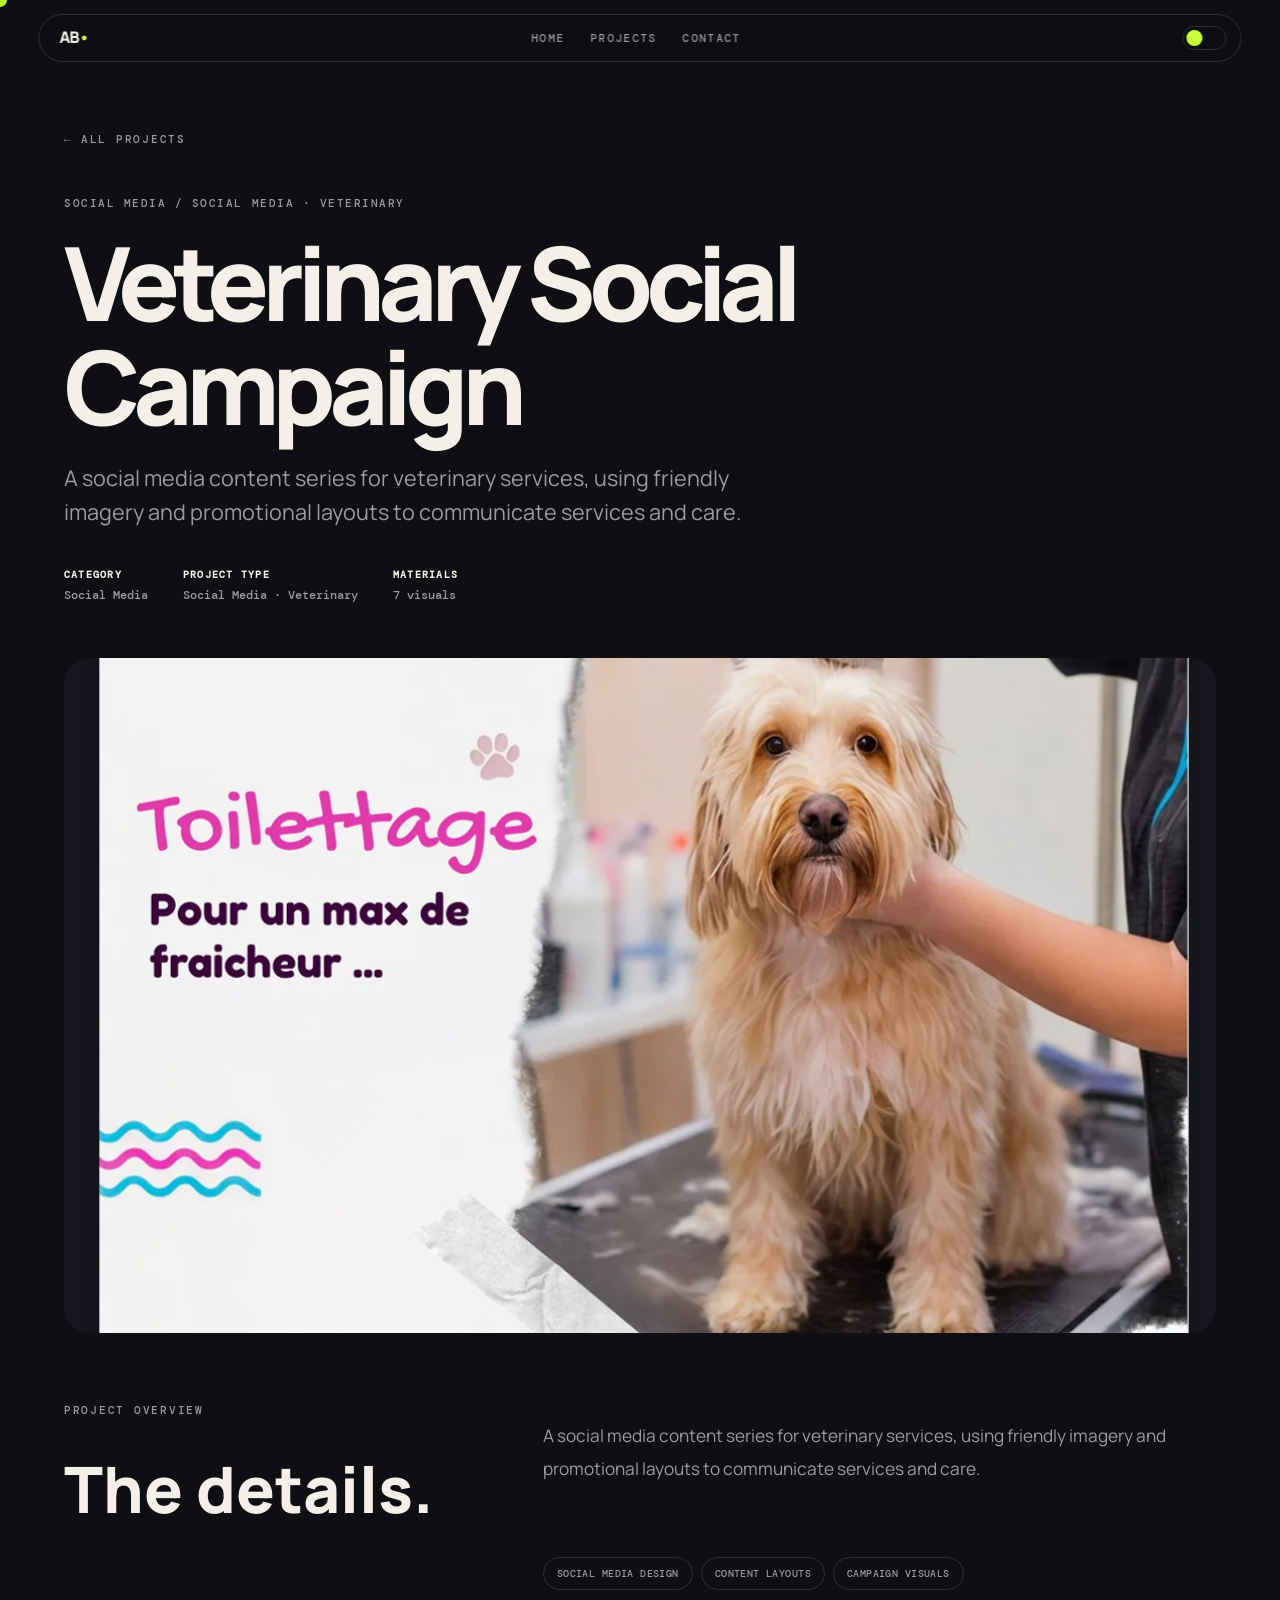
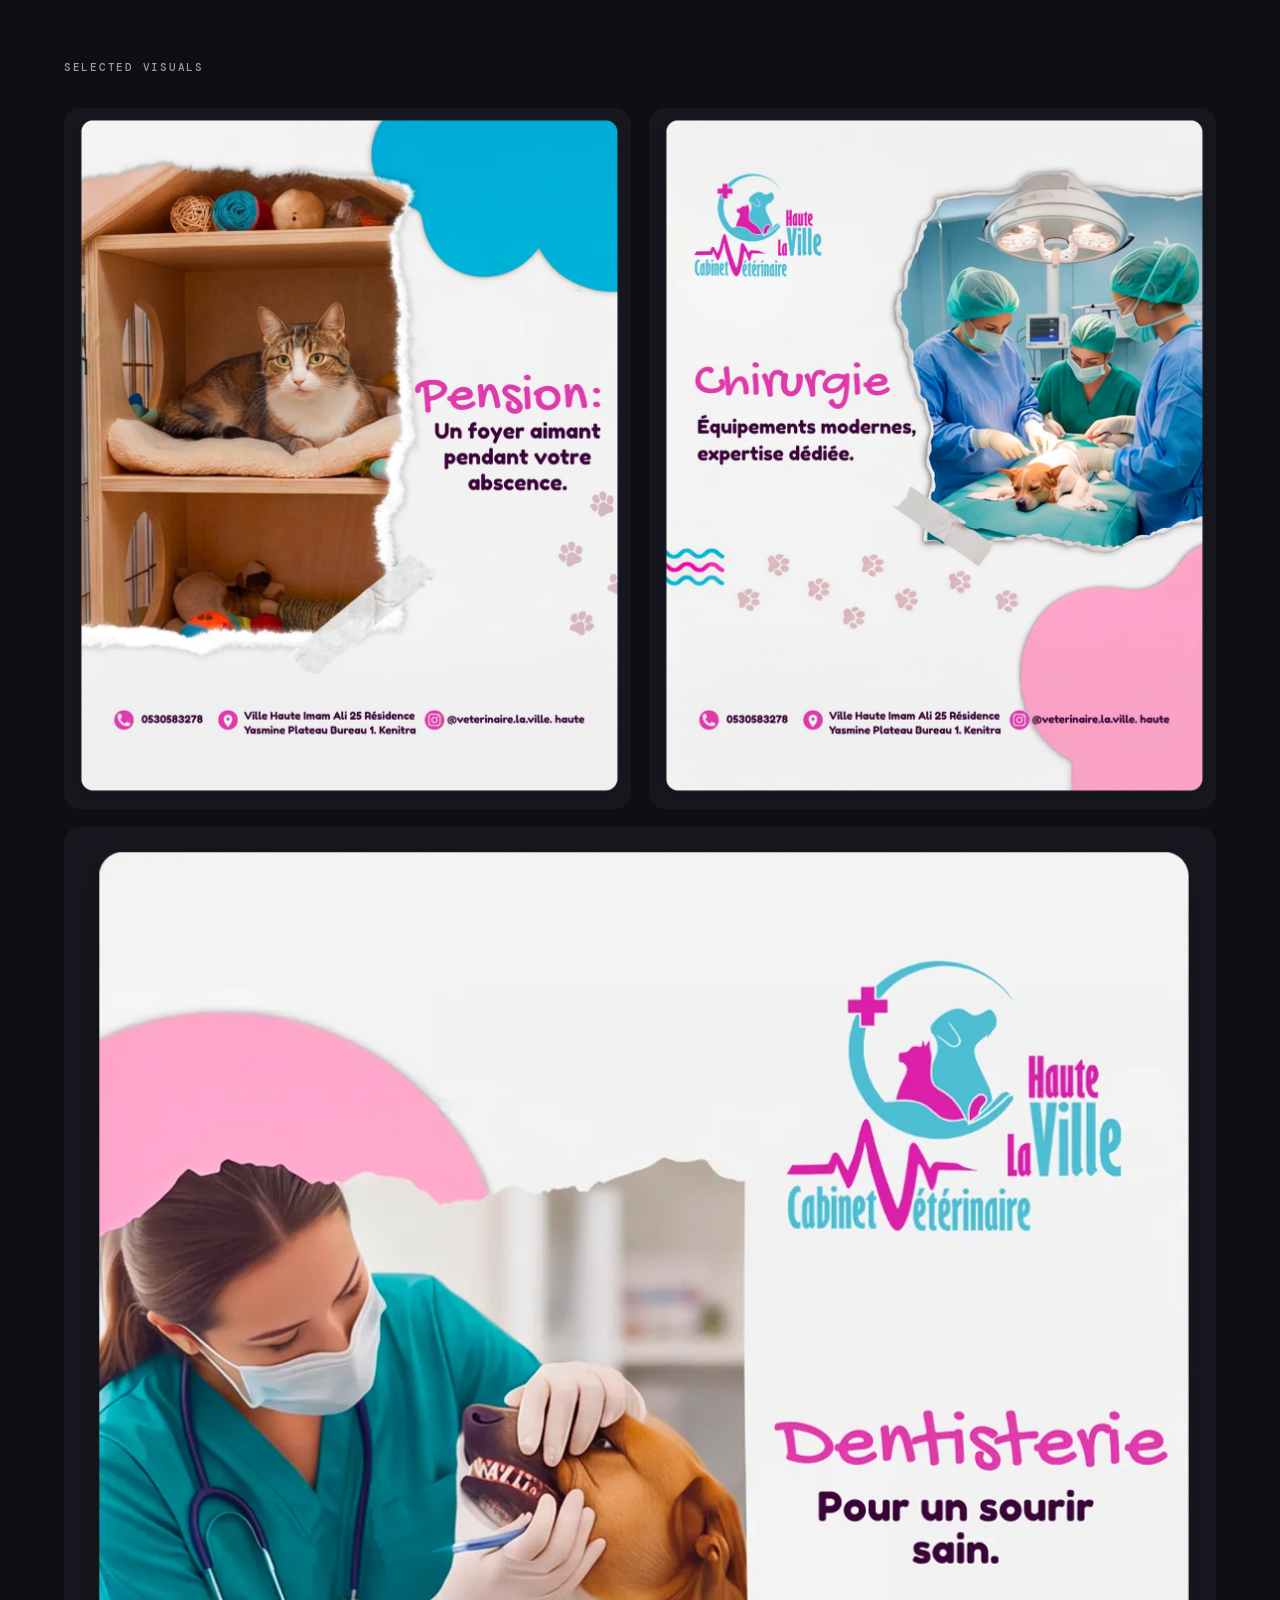
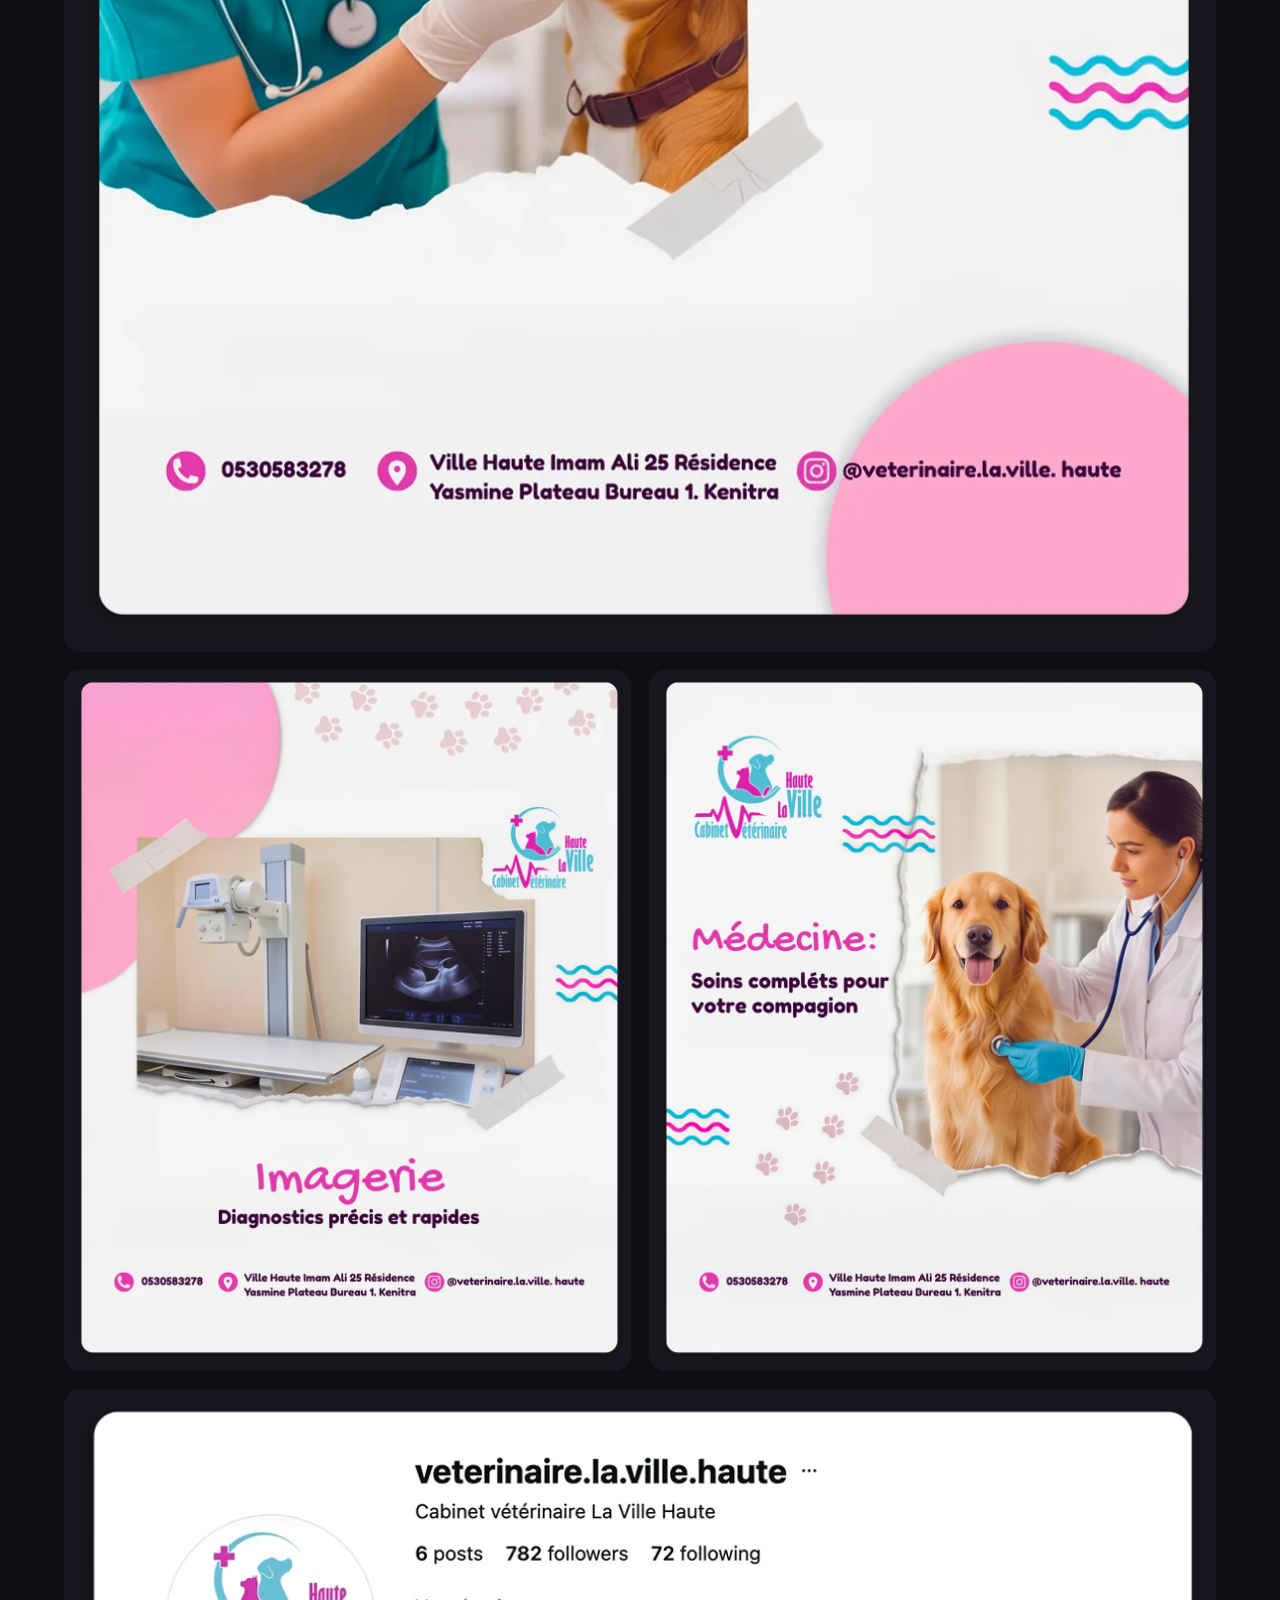
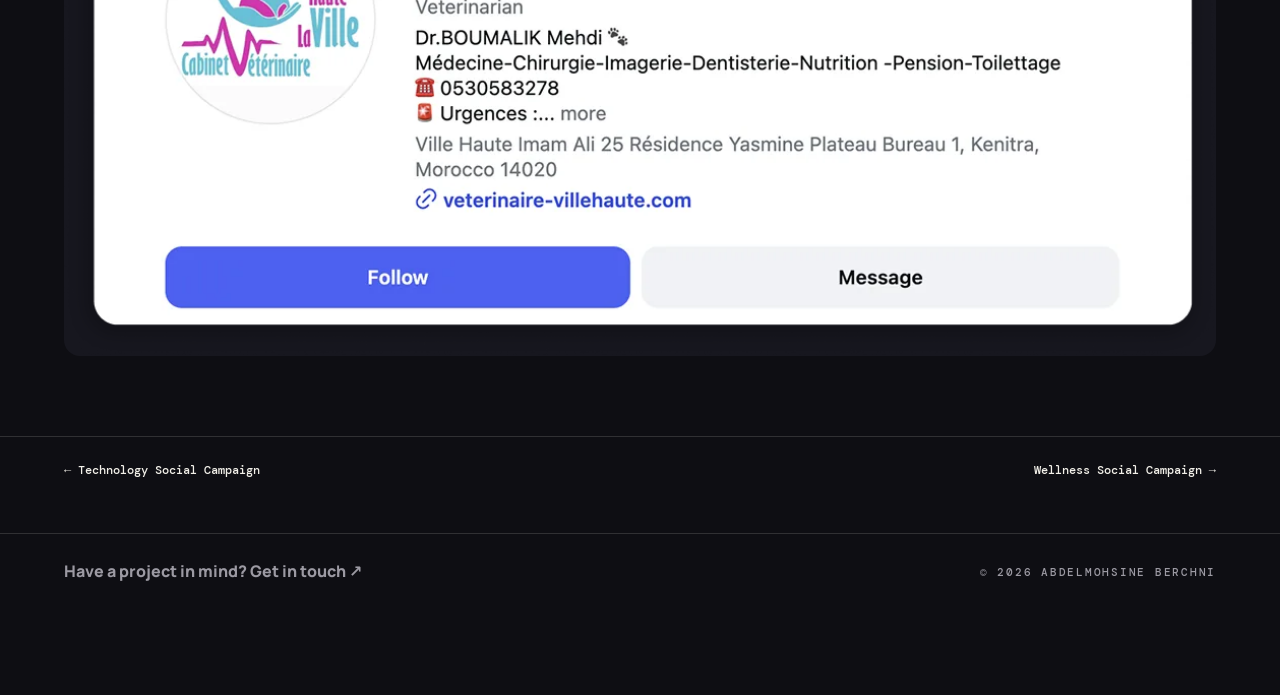
<file: project-pages/social-veterinary-campaign.html>
<!doctype html>
<html lang="en"><head><meta charset="UTF-8"><meta name="viewport" content="width=device-width, initial-scale=1, viewport-fit=cover">
<title>Project — Abdelmohsine Berchni</title><meta name="description" content="Project case study by Abdelmohsine Berchni."><meta name="theme-color" content="#0e0e13"><script>try{document.documentElement.dataset.theme=localStorage.getItem('theme')||'dark'}catch(e){document.documentElement.dataset.theme='dark'}</script>
<link rel="preconnect" href="https://fonts.googleapis.com"><link rel="preconnect" href="https://fonts.gstatic.com" crossorigin><link href="https://fonts.googleapis.com/css2?family=DM+Mono:wght@400;500&family=Manrope:wght@400;600;800&display=swap" rel="stylesheet"><link rel="stylesheet" href="../css/styles.css"><link rel="stylesheet" href="../css/projects.css"></head>
<body><div class="cur" id="cur" aria-hidden="true"><span id="curT"></span></div><header class="nav"><a href="../index.html#top" class="brand">AB<i>•</i></a><nav id="nav"><a href="../index.html#top">Home</a><a href="../projects.html">Projects</a><a href="../index.html#contact">Contact</a></nav><button id="theme" aria-label="Toggle light/dark theme"><b></b></button></header>
<main class="detail-page" id="detailPage" data-project="social-veterinary-campaign"><section class="detail-hero pad"><a class="back-link mono" href="../projects.html">← All projects</a><p class="mono detail-kicker" id="detailCategory"></p><h1 class="big" id="detailTitle"></h1><p class="detail-summary" id="detailSummary"></p><div class="detail-meta" id="detailMeta"></div></section><section class="detail-cover pad"><img id="detailCover" alt="" fetchpriority="high"></section><section class="detail-content pad"><div class="detail-content-head"><p class="mono idx">Project overview</p><h2 class="big">The details.</h2></div><p class="detail-overview" id="detailOverview"></p><div class="detail-services" id="detailServices"></div></section><section class="detail-gallery pad"><p class="mono idx">Selected visuals</p><div class="detail-images" id="detailImages"></div></section><nav class="project-pagination pad" aria-label="Project navigation"><a id="prevProject" href="#">← Previous project</a><a id="nextProject" href="#">Next project →</a></nav></main>
<footer class="projects-footer pad"><a href="../index.html#contact" class="lnk">Have a project in mind? Get in touch ↗</a><span class="mono">© <span id="yr"></span> Abdelmohsine Berchni</span></footer>
<script src="../js/projects.js"></script><script src="../js/detail.js"></script></body></html>
</file>
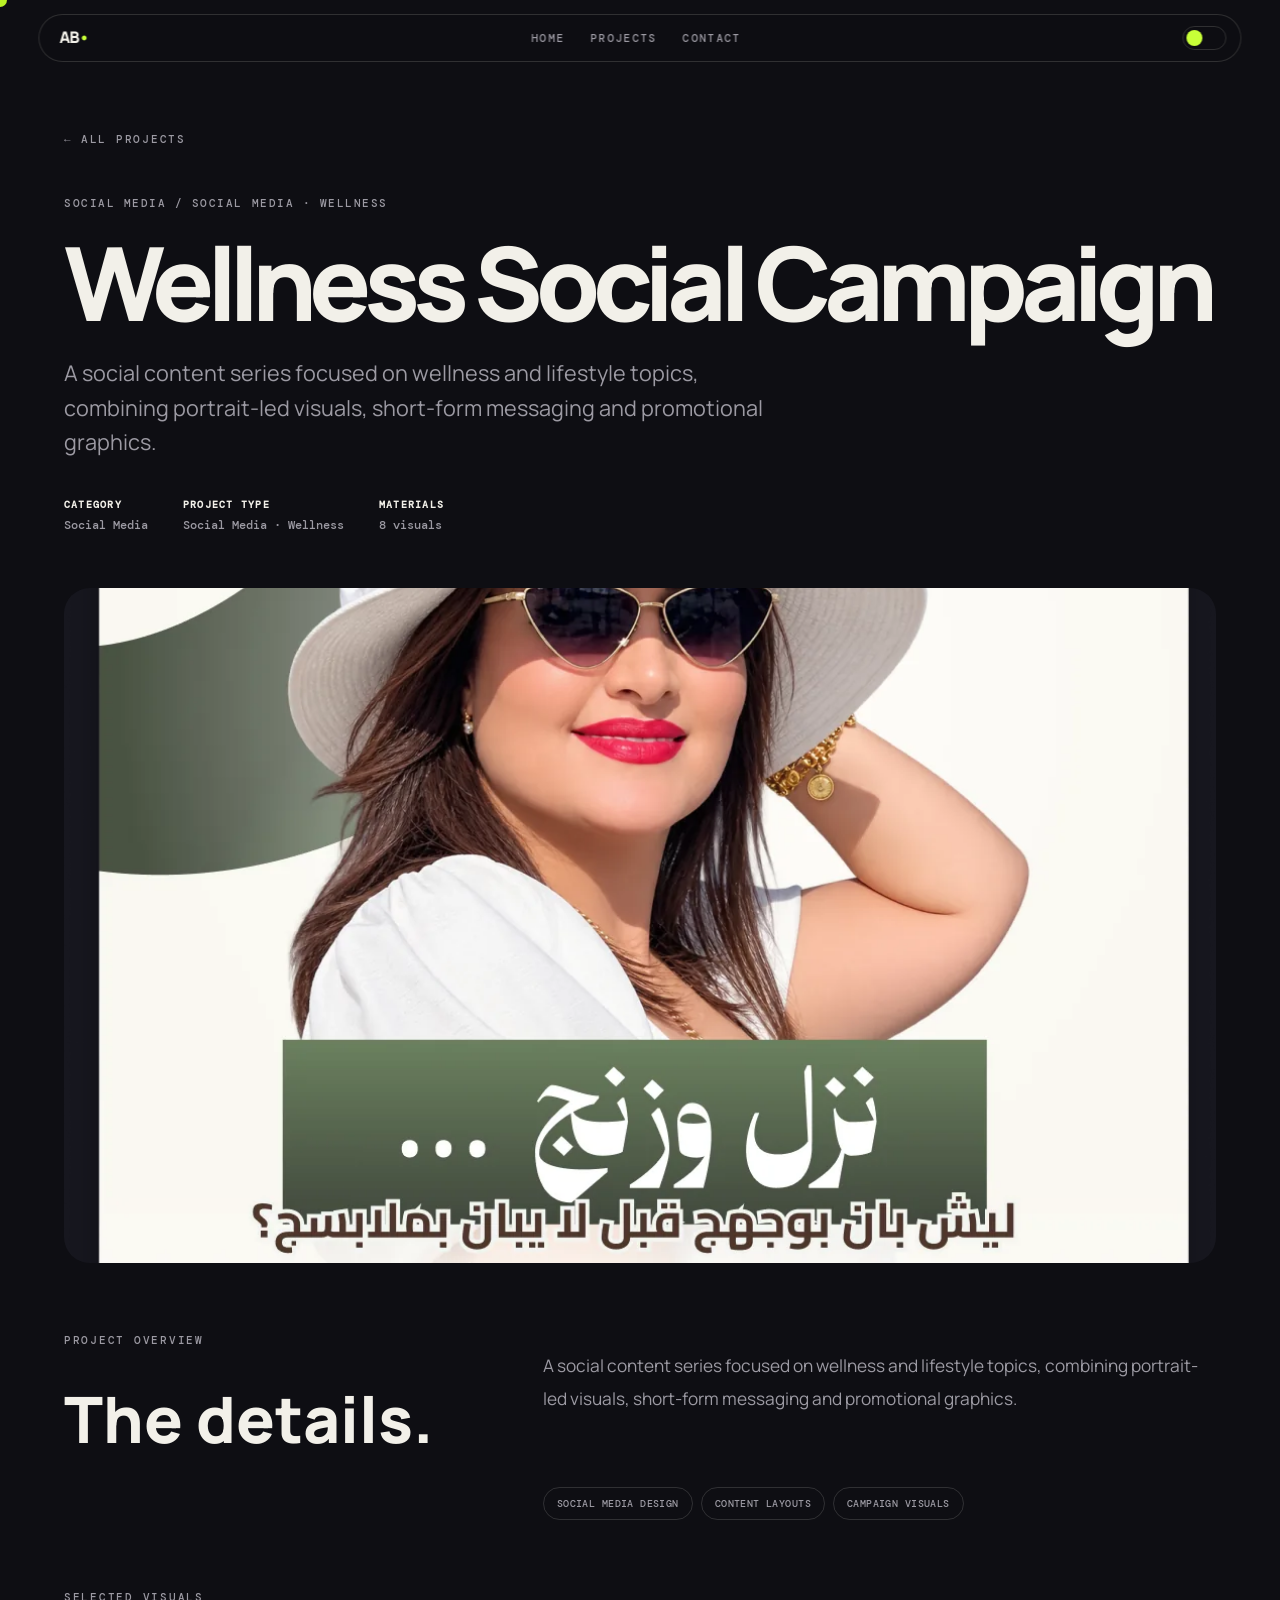
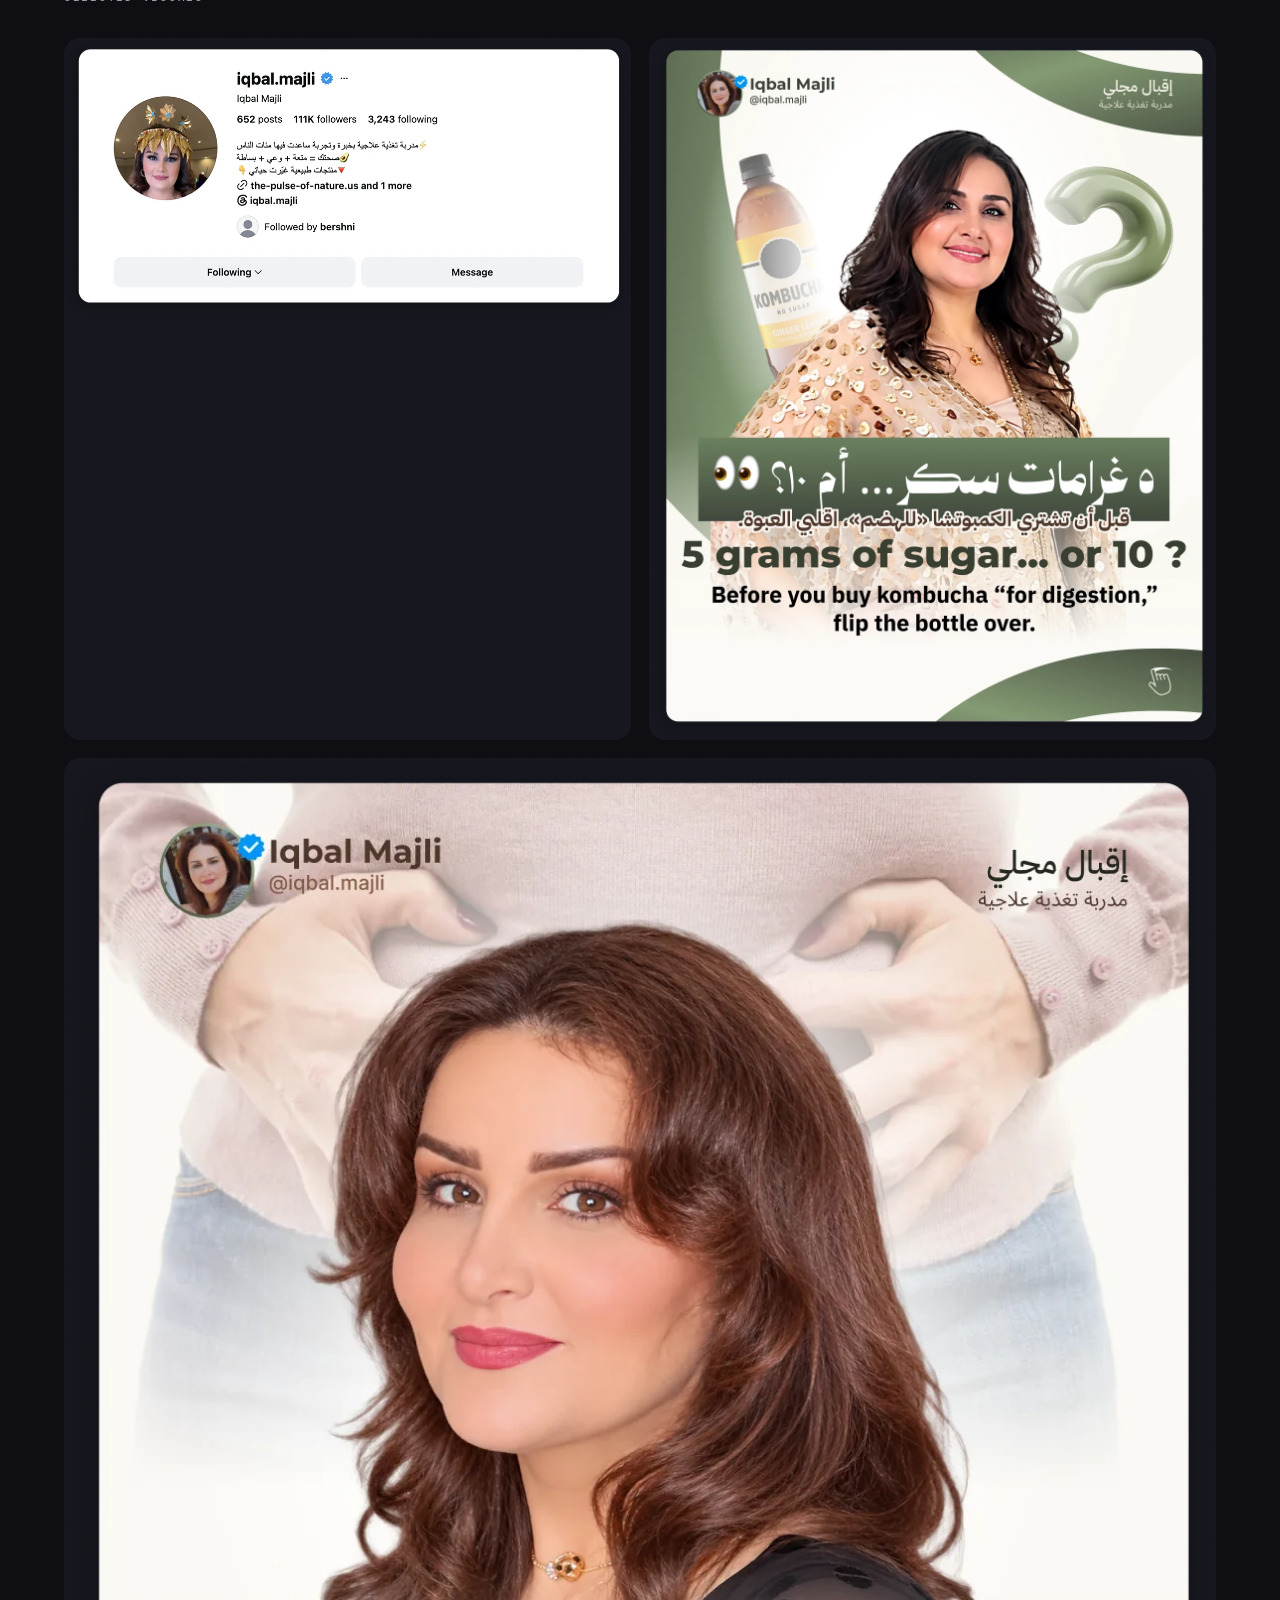
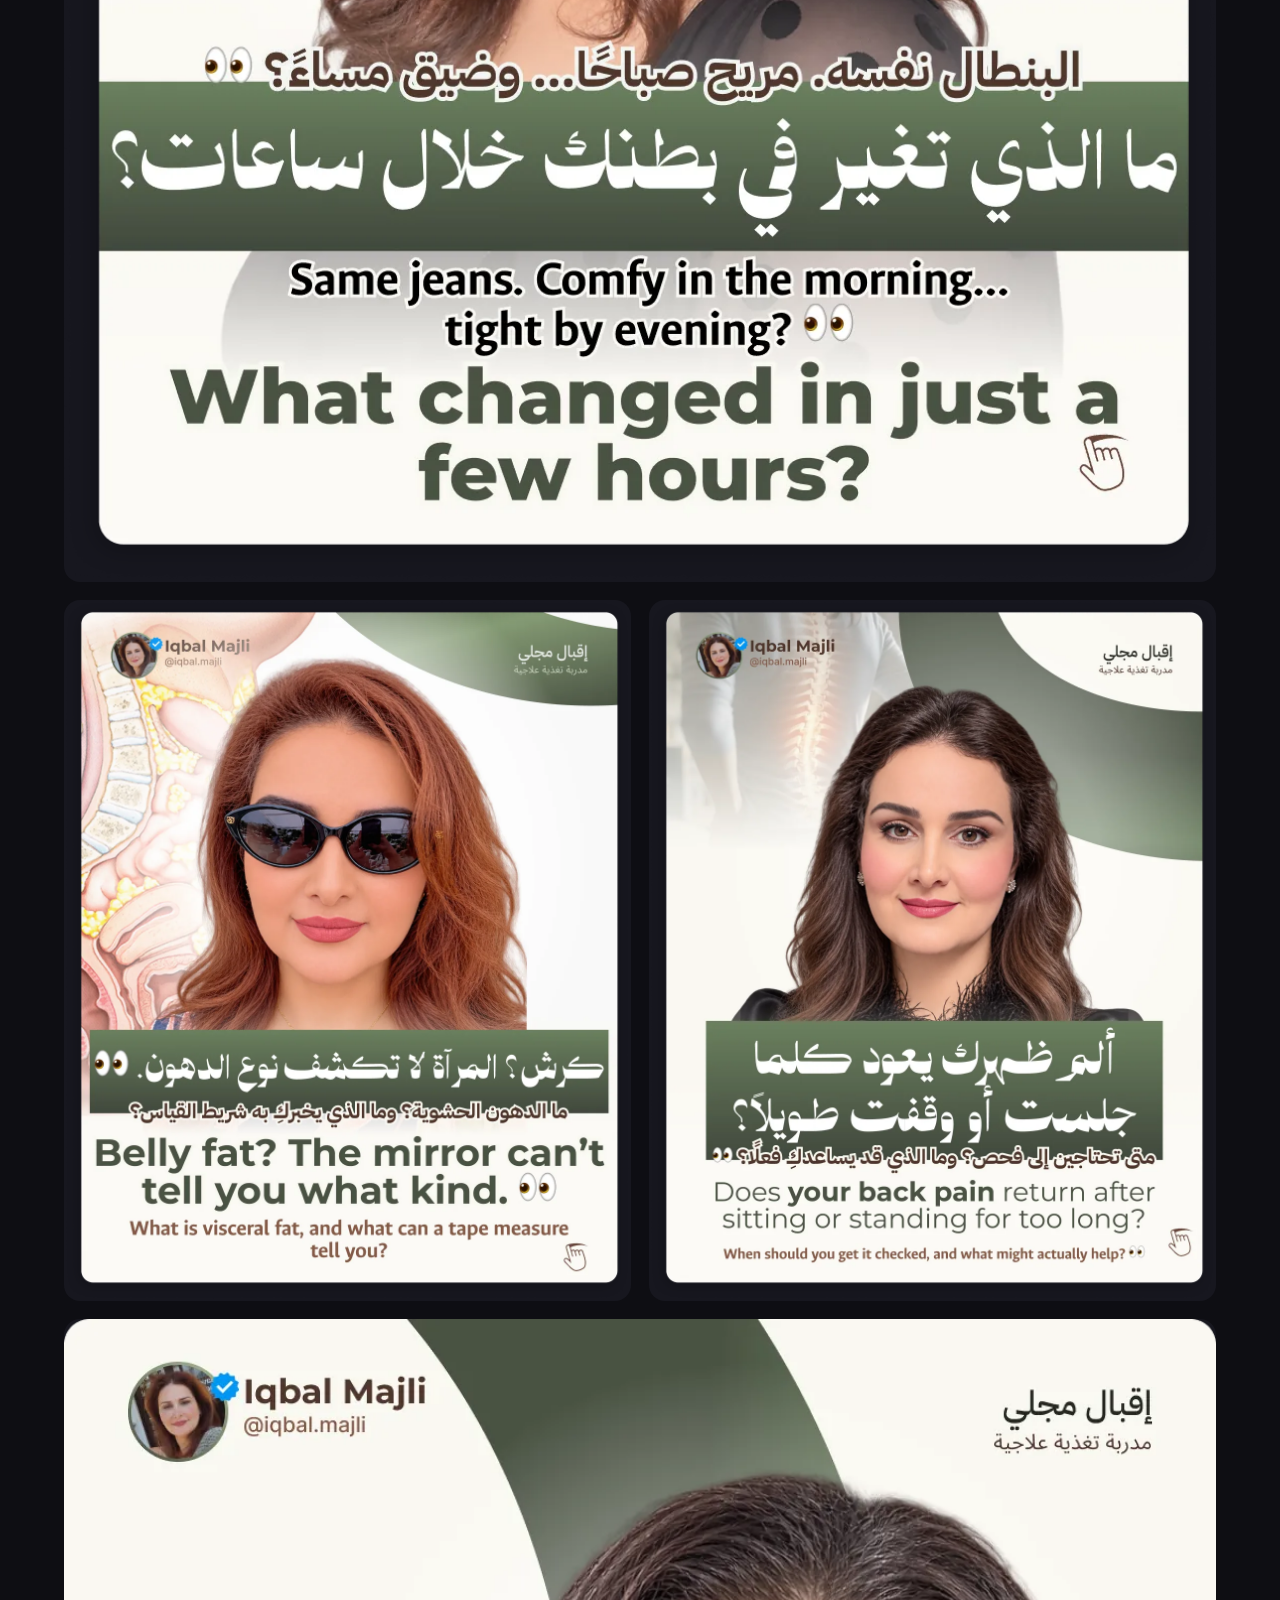
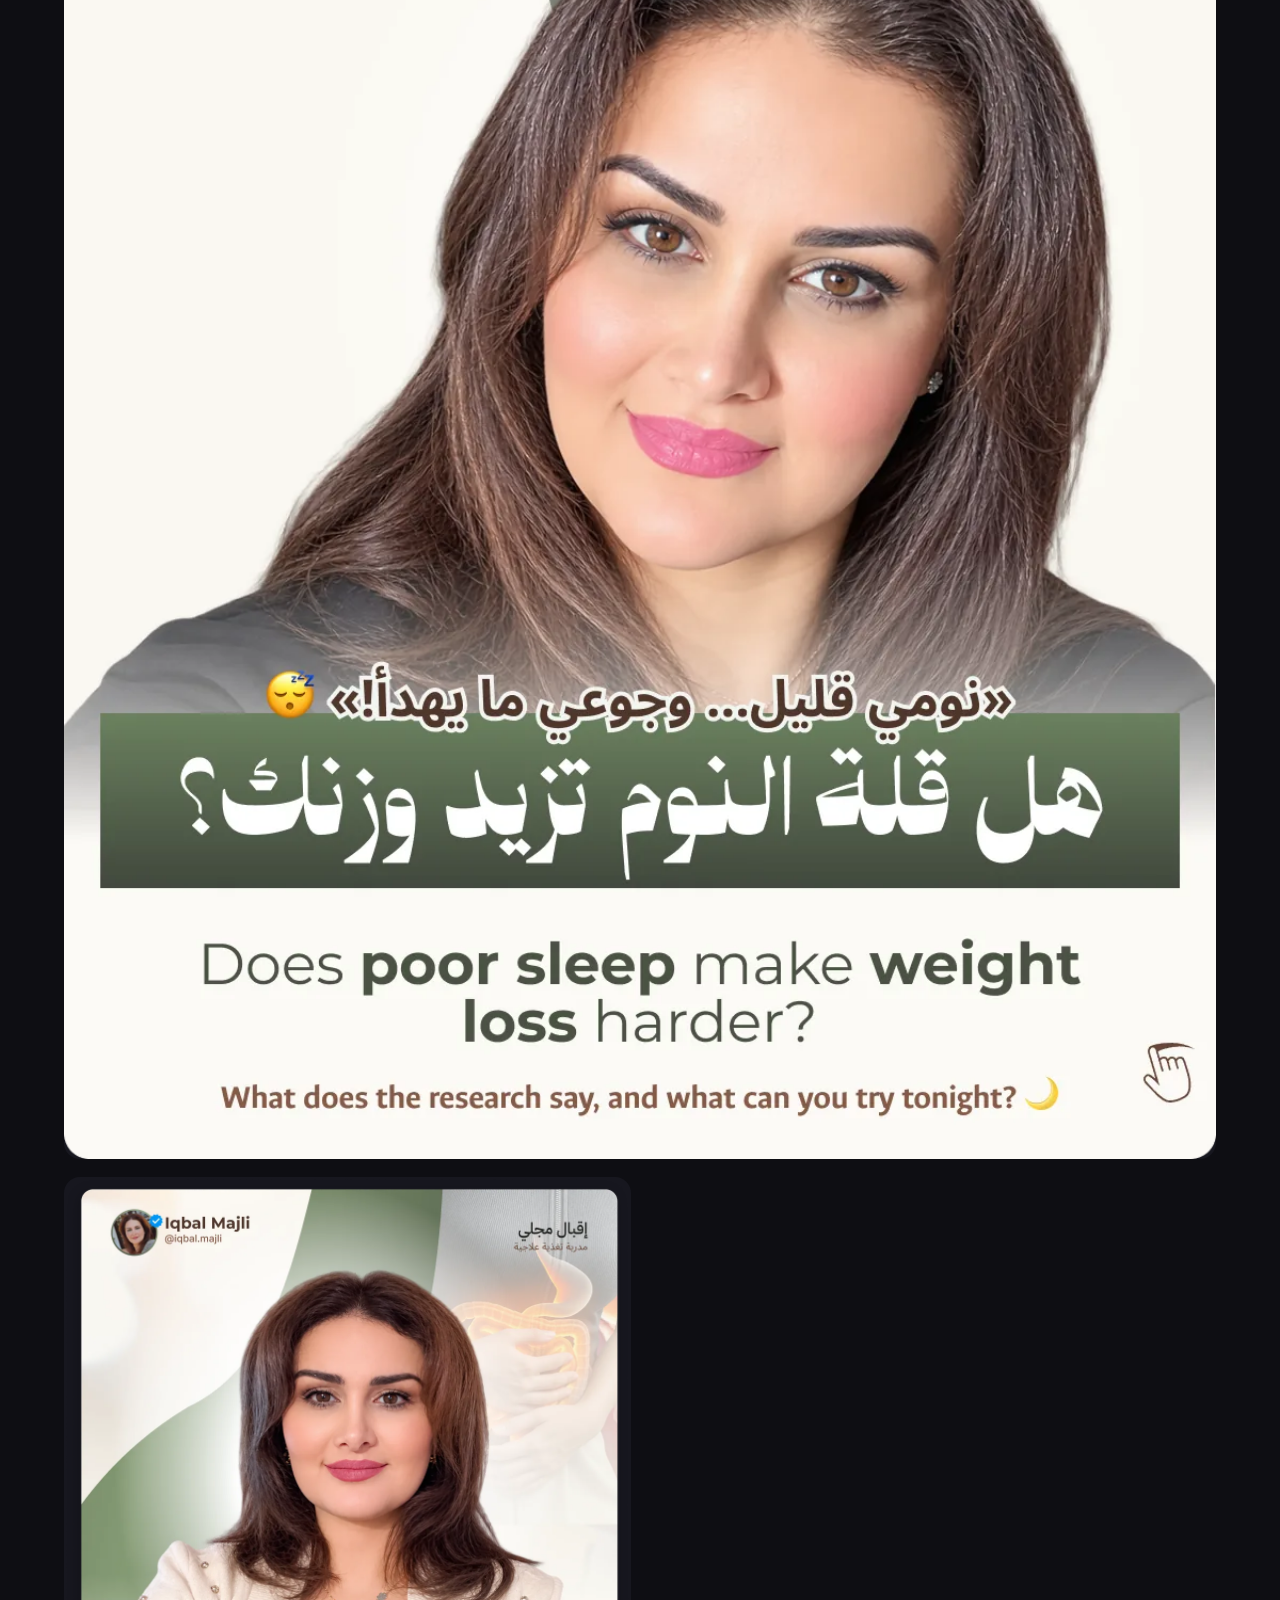
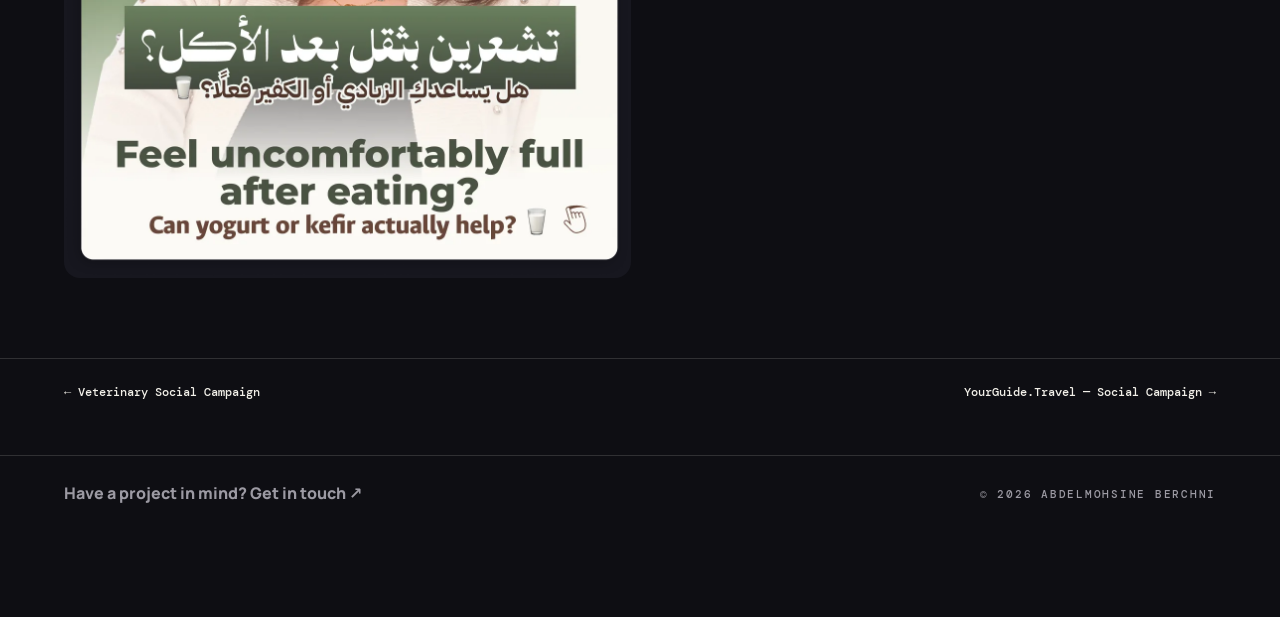
<file: project-pages/social-wellness-campaign.html>
<!doctype html>
<html lang="en"><head><meta charset="UTF-8"><meta name="viewport" content="width=device-width, initial-scale=1, viewport-fit=cover">
<title>Project — Abdelmohsine Berchni</title><meta name="description" content="Project case study by Abdelmohsine Berchni."><meta name="theme-color" content="#0e0e13"><script>try{document.documentElement.dataset.theme=localStorage.getItem('theme')||'dark'}catch(e){document.documentElement.dataset.theme='dark'}</script>
<link rel="preconnect" href="https://fonts.googleapis.com"><link rel="preconnect" href="https://fonts.gstatic.com" crossorigin><link href="https://fonts.googleapis.com/css2?family=DM+Mono:wght@400;500&family=Manrope:wght@400;600;800&display=swap" rel="stylesheet"><link rel="stylesheet" href="../css/styles.css"><link rel="stylesheet" href="../css/projects.css"></head>
<body><div class="cur" id="cur" aria-hidden="true"><span id="curT"></span></div><header class="nav"><a href="../index.html#top" class="brand">AB<i>•</i></a><nav id="nav"><a href="../index.html#top">Home</a><a href="../projects.html">Projects</a><a href="../index.html#contact">Contact</a></nav><button id="theme" aria-label="Toggle light/dark theme"><b></b></button></header>
<main class="detail-page" id="detailPage" data-project="social-wellness-campaign"><section class="detail-hero pad"><a class="back-link mono" href="../projects.html">← All projects</a><p class="mono detail-kicker" id="detailCategory"></p><h1 class="big" id="detailTitle"></h1><p class="detail-summary" id="detailSummary"></p><div class="detail-meta" id="detailMeta"></div></section><section class="detail-cover pad"><img id="detailCover" alt="" fetchpriority="high"></section><section class="detail-content pad"><div class="detail-content-head"><p class="mono idx">Project overview</p><h2 class="big">The details.</h2></div><p class="detail-overview" id="detailOverview"></p><div class="detail-services" id="detailServices"></div></section><section class="detail-gallery pad"><p class="mono idx">Selected visuals</p><div class="detail-images" id="detailImages"></div></section><nav class="project-pagination pad" aria-label="Project navigation"><a id="prevProject" href="#">← Previous project</a><a id="nextProject" href="#">Next project →</a></nav></main>
<footer class="projects-footer pad"><a href="../index.html#contact" class="lnk">Have a project in mind? Get in touch ↗</a><span class="mono">© <span id="yr"></span> Abdelmohsine Berchni</span></footer>
<script src="../js/projects.js"></script><script src="../js/detail.js"></script></body></html>
</file>
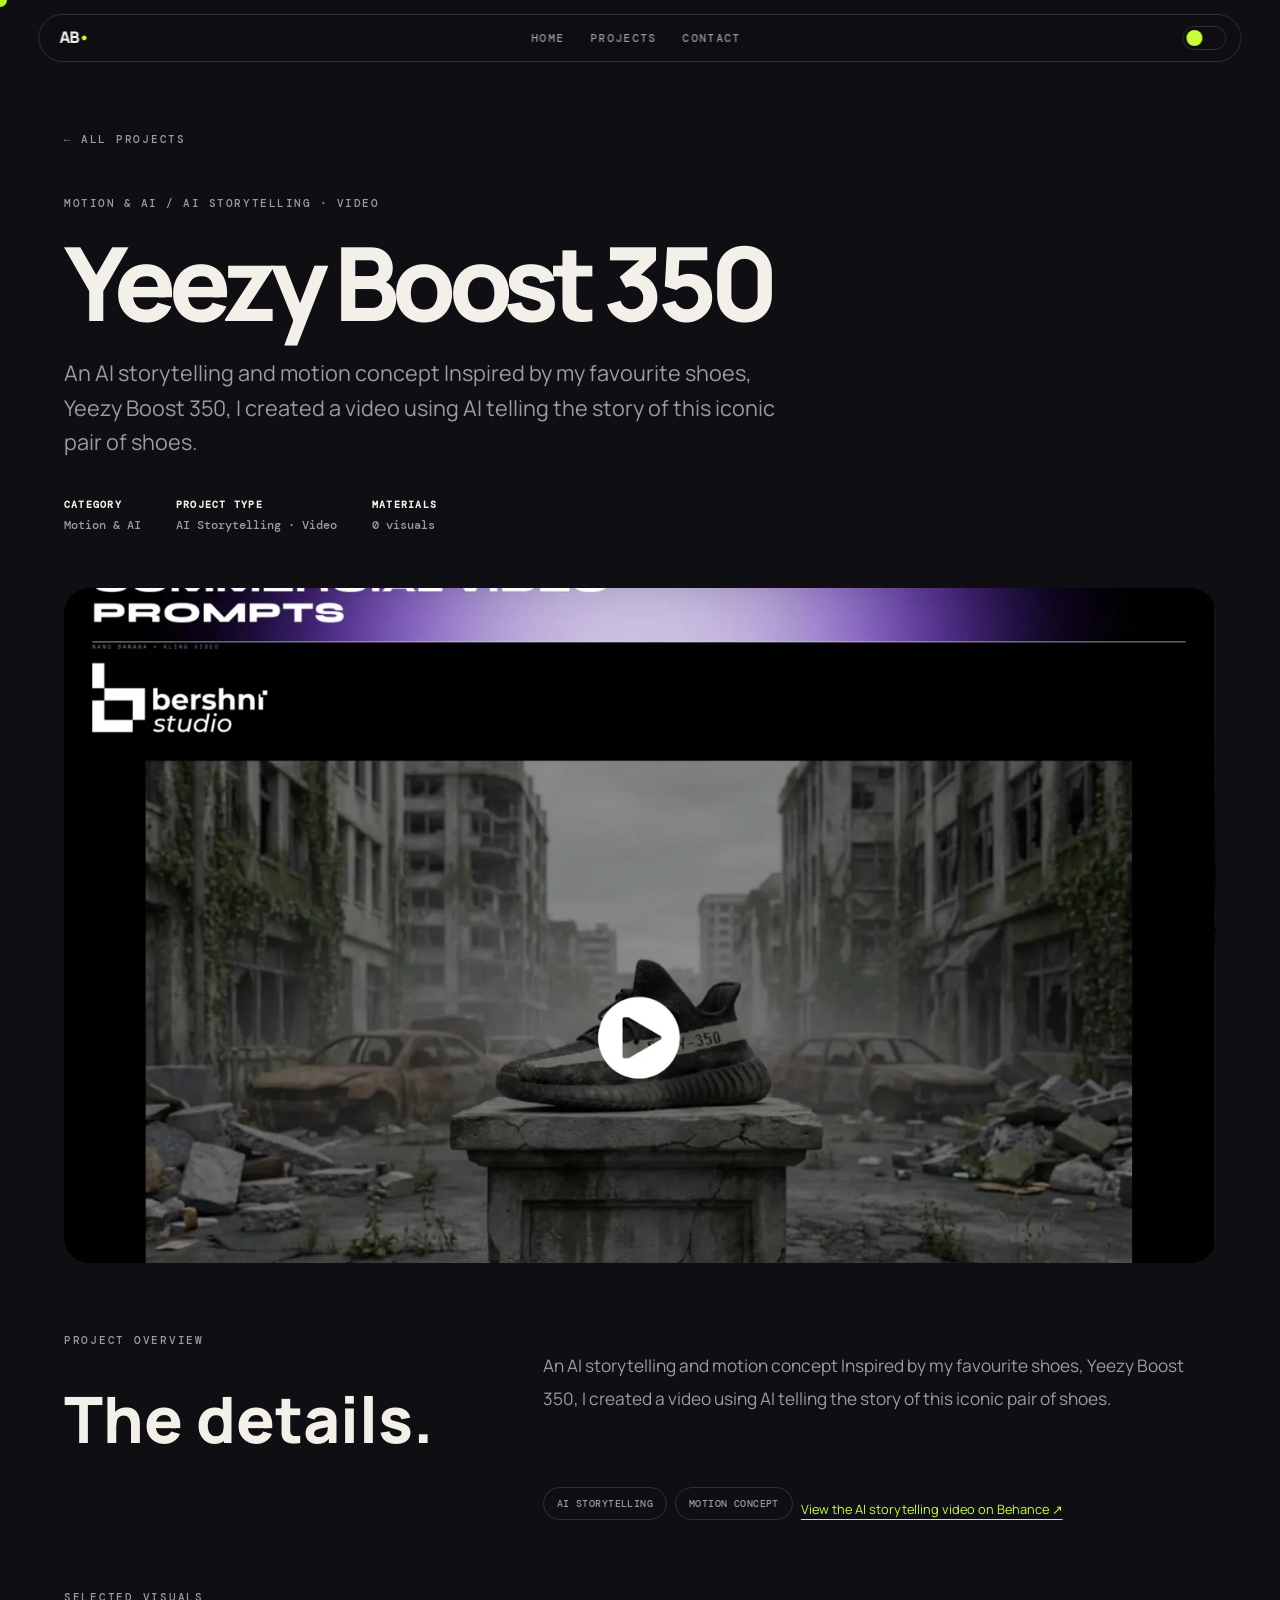
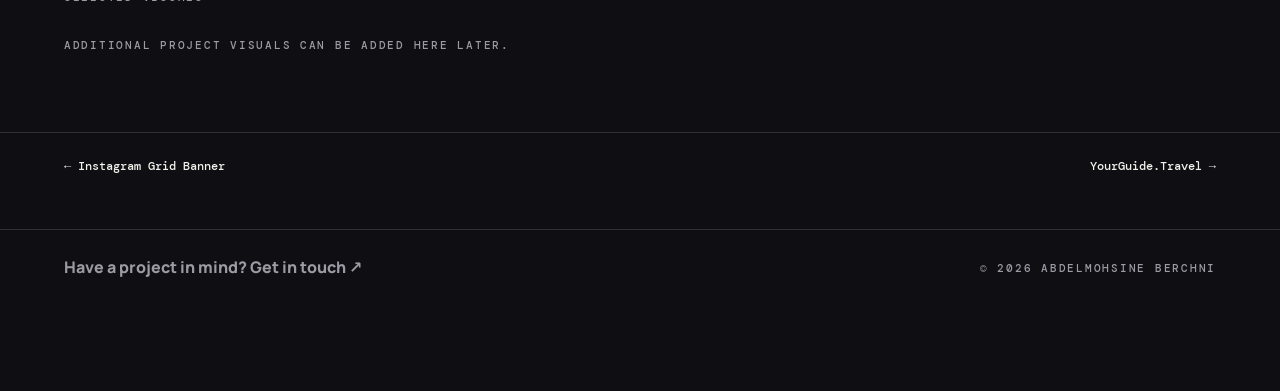
<file: project-pages/yeezy-boost-350.html>
<!doctype html>
<html lang="en"><head><meta charset="UTF-8"><meta name="viewport" content="width=device-width, initial-scale=1, viewport-fit=cover">
<title>Project — Abdelmohsine Berchni</title><meta name="description" content="Project case study by Abdelmohsine Berchni."><meta name="theme-color" content="#0e0e13"><script>try{document.documentElement.dataset.theme=localStorage.getItem('theme')||'dark'}catch(e){document.documentElement.dataset.theme='dark'}</script>
<link rel="preconnect" href="https://fonts.googleapis.com"><link rel="preconnect" href="https://fonts.gstatic.com" crossorigin><link href="https://fonts.googleapis.com/css2?family=DM+Mono:wght@400;500&family=Manrope:wght@400;600;800&display=swap" rel="stylesheet"><link rel="stylesheet" href="../css/styles.css"><link rel="stylesheet" href="../css/projects.css"></head>
<body><div class="cur" id="cur" aria-hidden="true"><span id="curT"></span></div><header class="nav"><a href="../index.html#top" class="brand">AB<i>•</i></a><nav id="nav"><a href="../index.html#top">Home</a><a href="../projects.html">Projects</a><a href="../index.html#contact">Contact</a></nav><button id="theme" aria-label="Toggle light/dark theme"><b></b></button></header>
<main class="detail-page" id="detailPage" data-project="yeezy-boost-350"><section class="detail-hero pad"><a class="back-link mono" href="../projects.html">← All projects</a><p class="mono detail-kicker" id="detailCategory"></p><h1 class="big" id="detailTitle"></h1><p class="detail-summary" id="detailSummary"></p><div class="detail-meta" id="detailMeta"></div></section><section class="detail-cover pad"><img id="detailCover" alt="" fetchpriority="high"></section><section class="detail-content pad"><div class="detail-content-head"><p class="mono idx">Project overview</p><h2 class="big">The details.</h2></div><p class="detail-overview" id="detailOverview"></p><div class="detail-services" id="detailServices"></div></section><section class="detail-gallery pad"><p class="mono idx">Selected visuals</p><div class="detail-images" id="detailImages"></div></section><nav class="project-pagination pad" aria-label="Project navigation"><a id="prevProject" href="#">← Previous project</a><a id="nextProject" href="#">Next project →</a></nav></main>
<footer class="projects-footer pad"><a href="../index.html#contact" class="lnk">Have a project in mind? Get in touch ↗</a><span class="mono">© <span id="yr"></span> Abdelmohsine Berchni</span></footer>
<script src="../js/projects.js"></script><script src="../js/detail.js"></script></body></html>
</file>
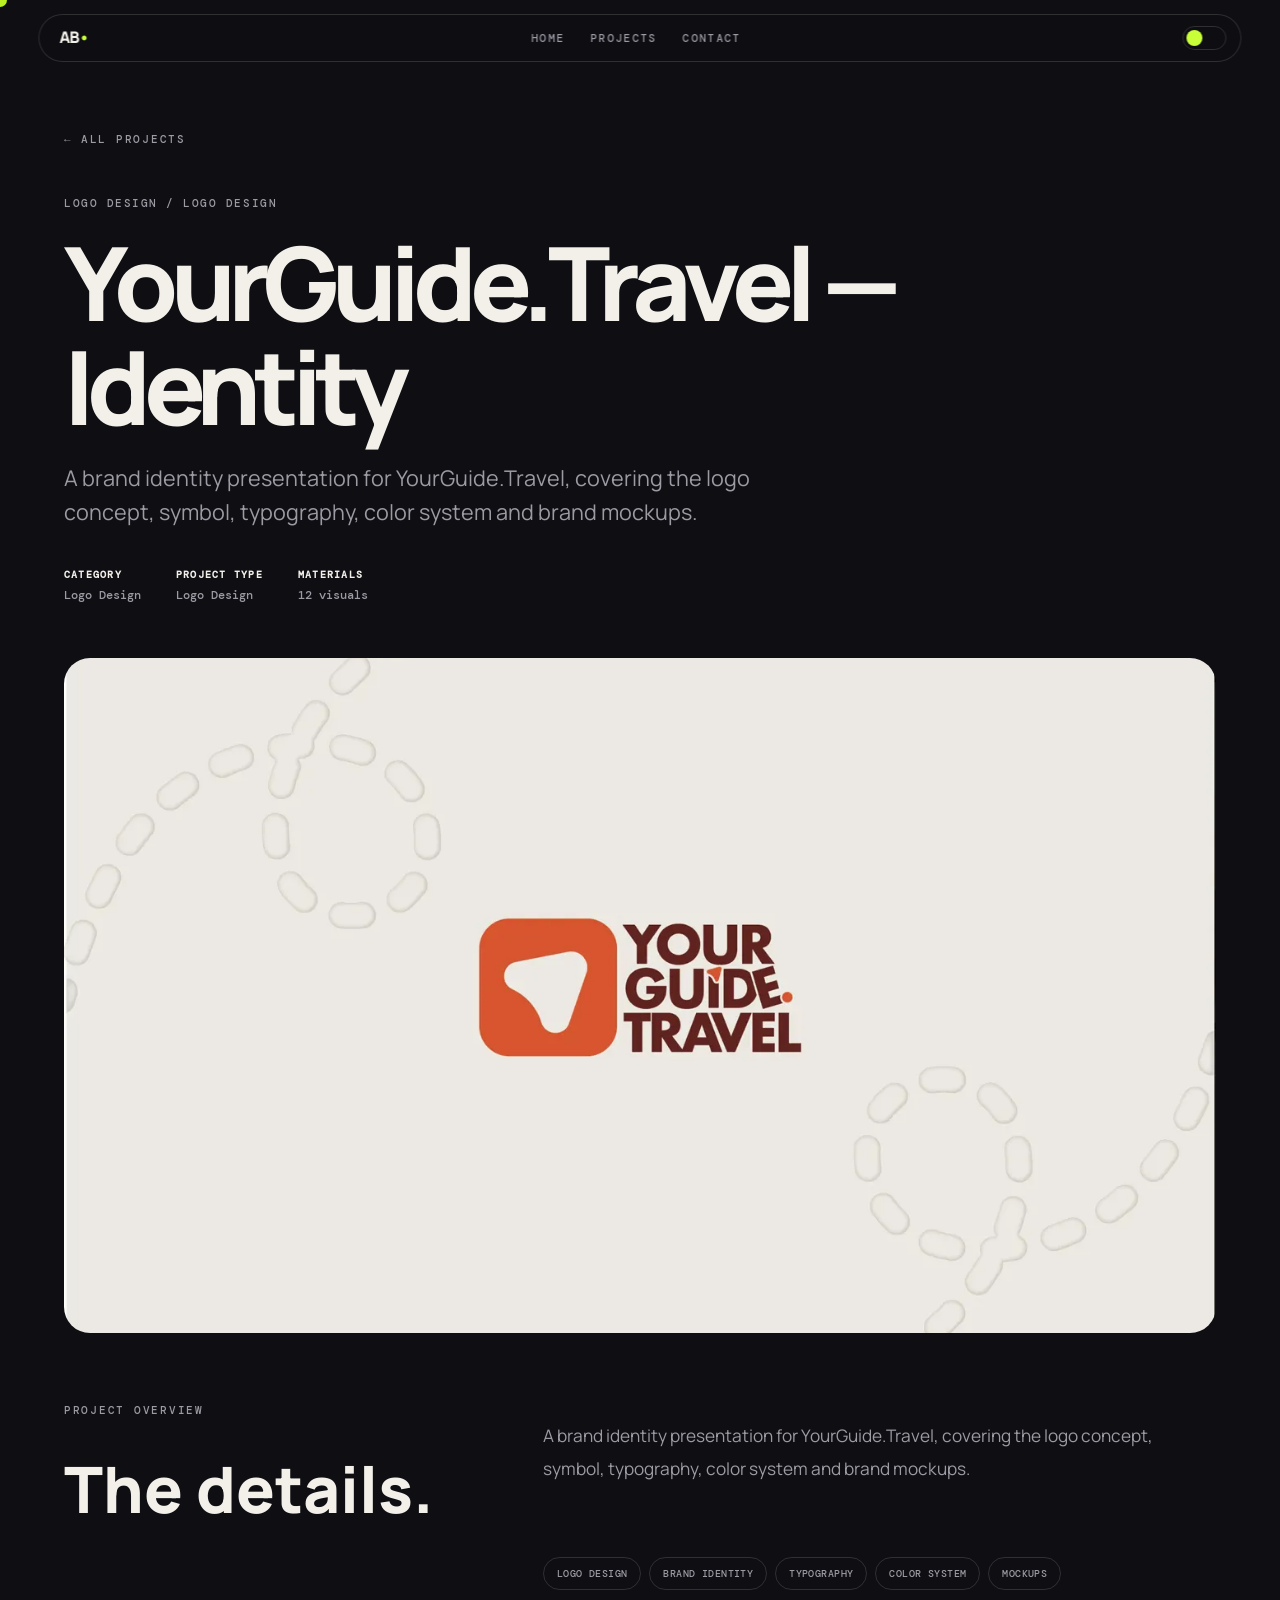
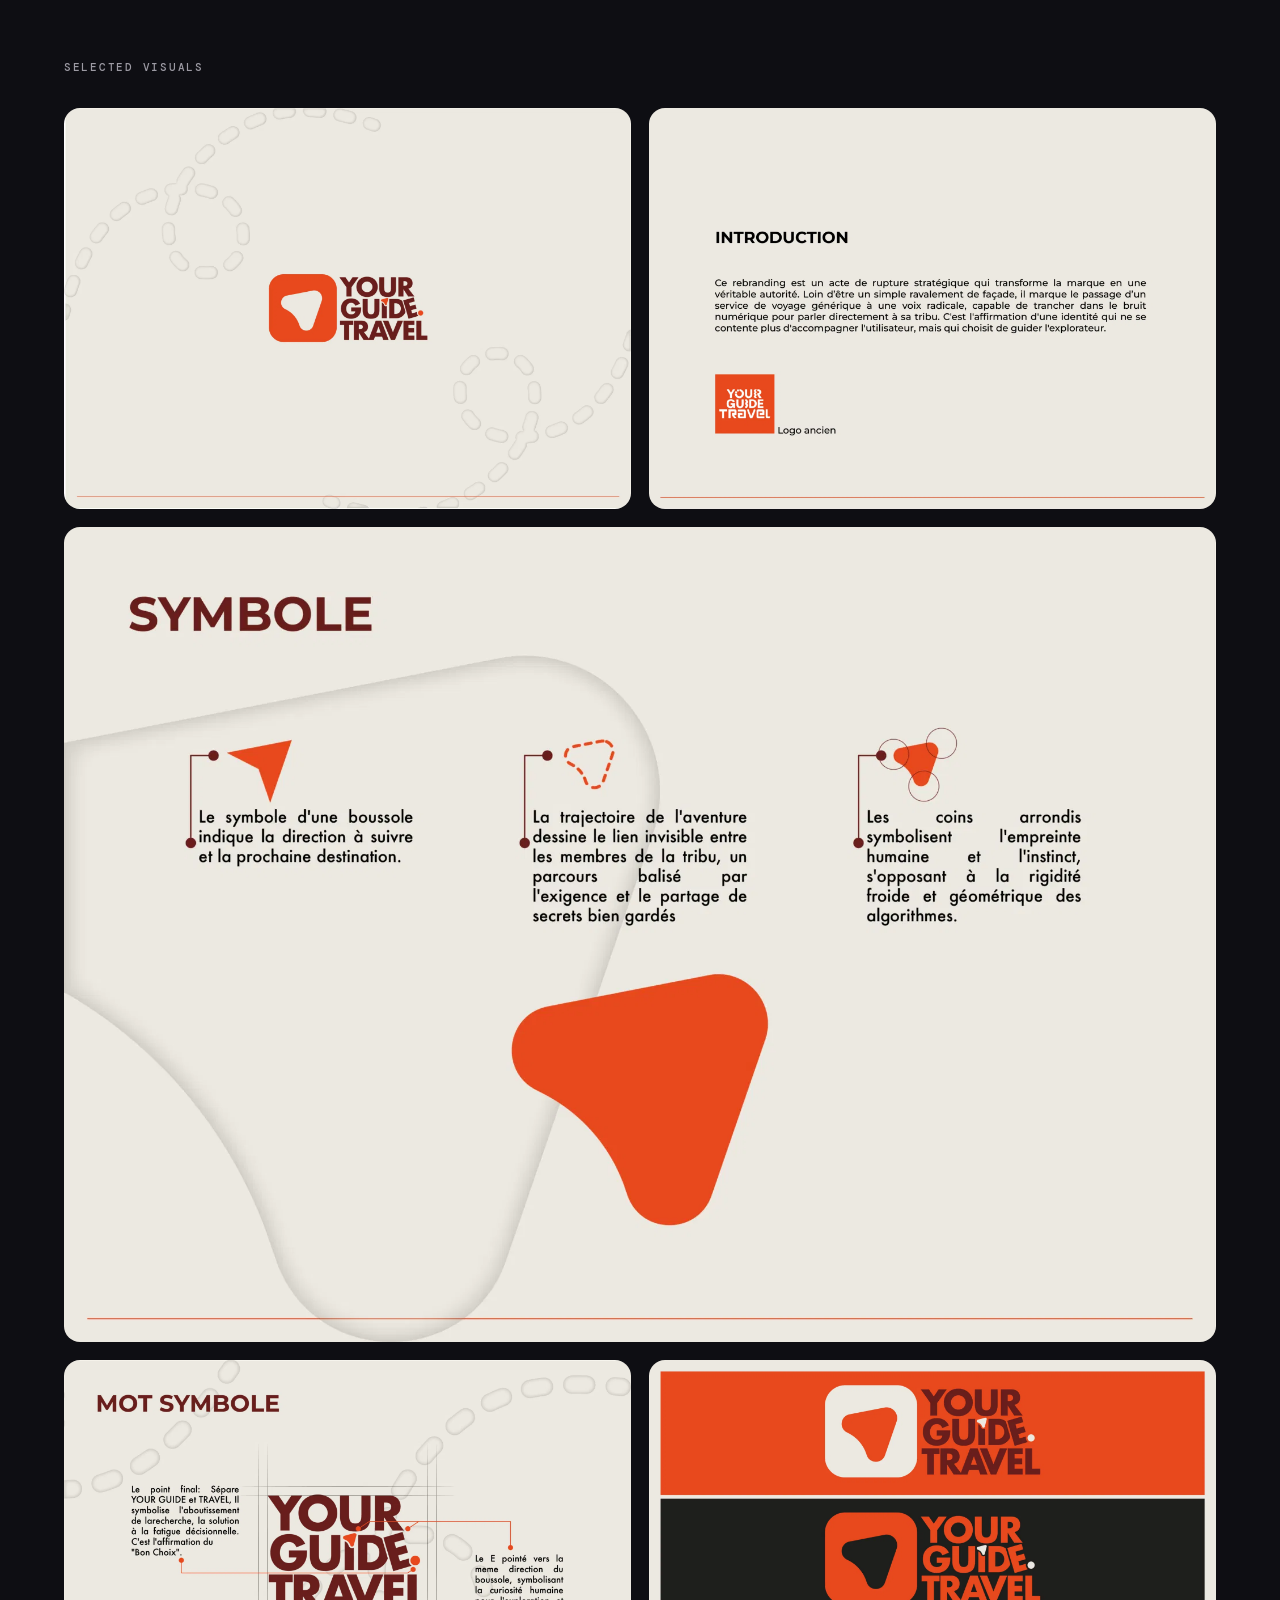
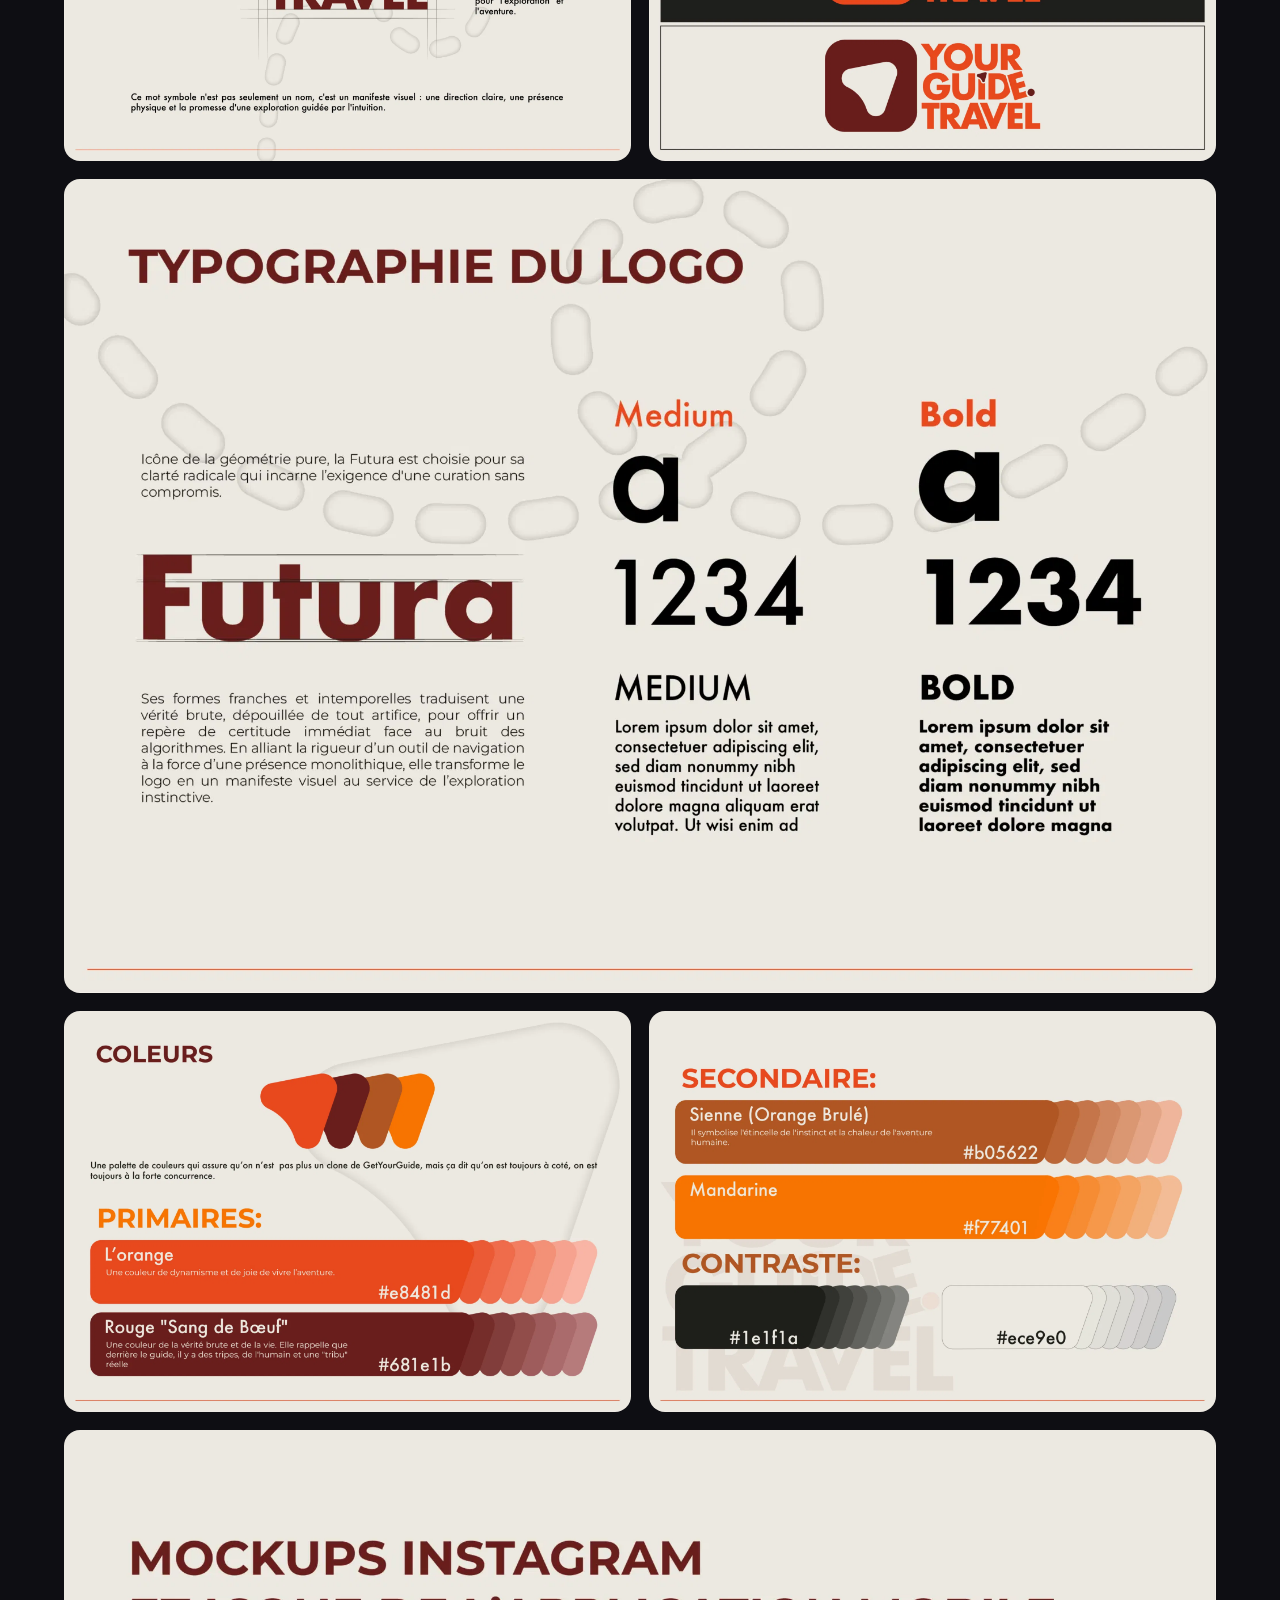
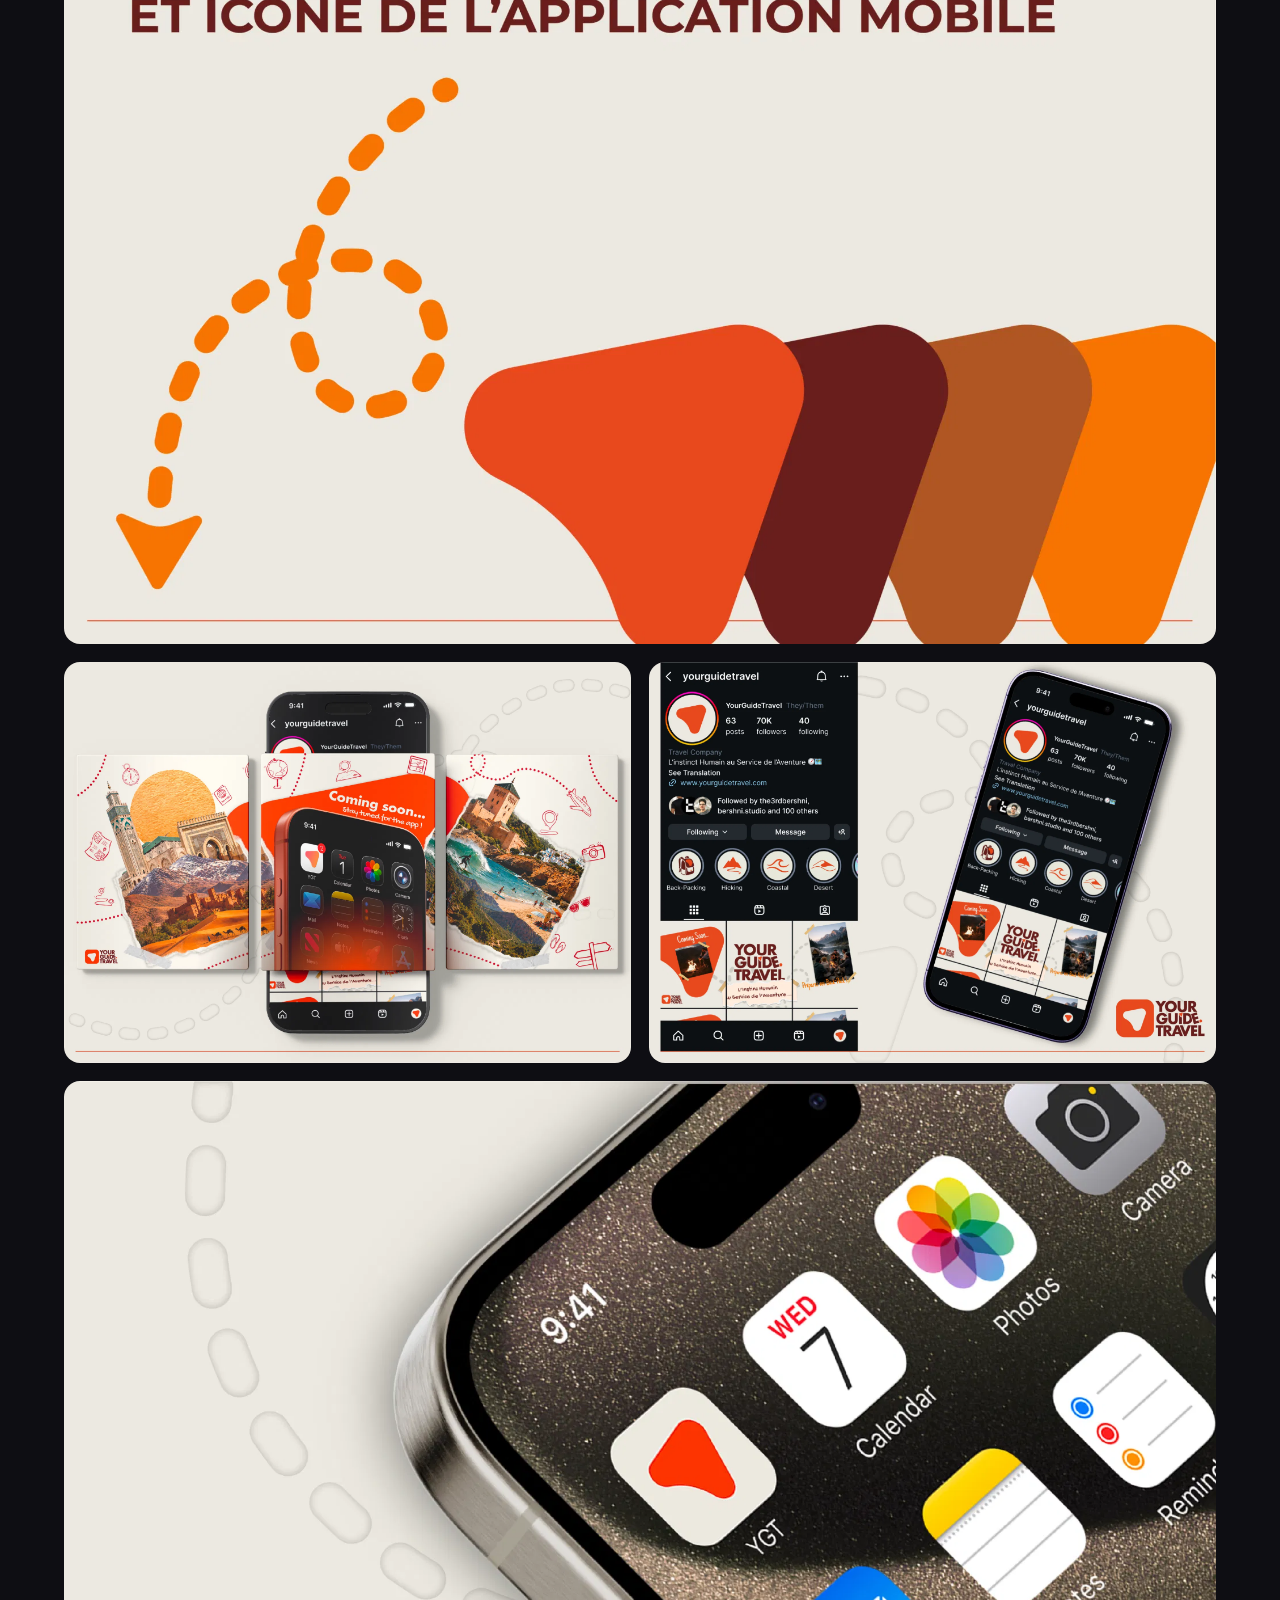
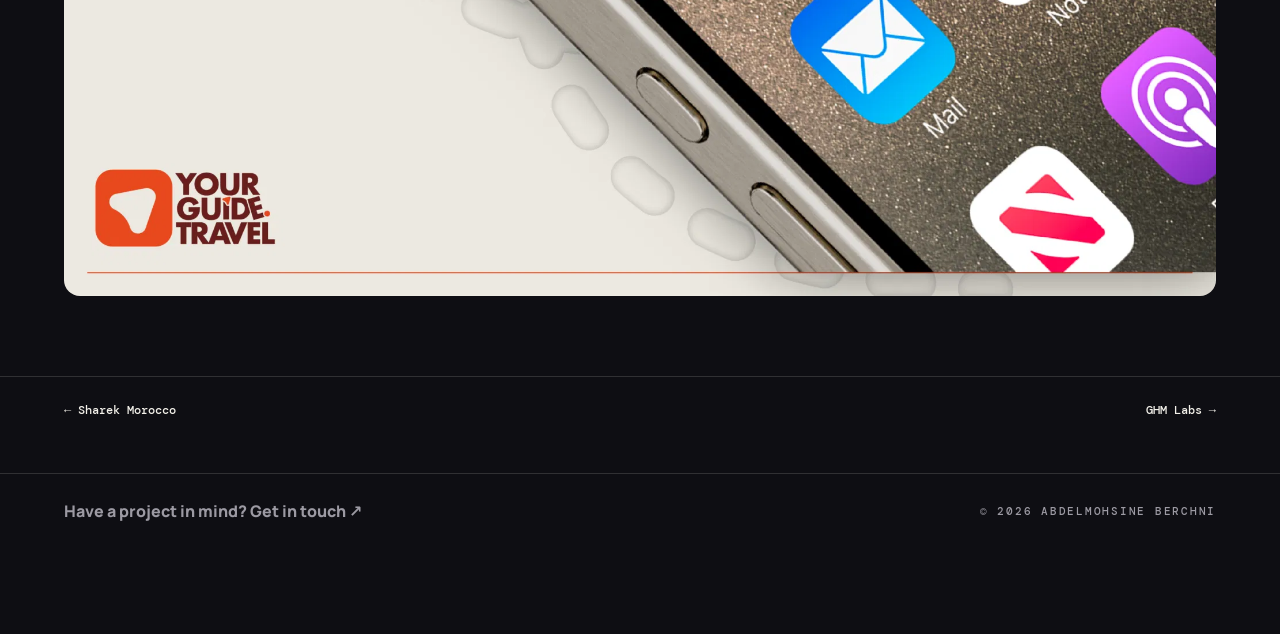
<file: project-pages/yourguide-travel-identity.html>
<!doctype html>
<html lang="en"><head><meta charset="UTF-8"><meta name="viewport" content="width=device-width, initial-scale=1, viewport-fit=cover">
<title>Project — Abdelmohsine Berchni</title><meta name="description" content="Project case study by Abdelmohsine Berchni."><meta name="theme-color" content="#0e0e13"><script>try{document.documentElement.dataset.theme=localStorage.getItem('theme')||'dark'}catch(e){document.documentElement.dataset.theme='dark'}</script>
<link rel="preconnect" href="https://fonts.googleapis.com"><link rel="preconnect" href="https://fonts.gstatic.com" crossorigin><link href="https://fonts.googleapis.com/css2?family=DM+Mono:wght@400;500&family=Manrope:wght@400;600;800&display=swap" rel="stylesheet"><link rel="stylesheet" href="../css/styles.css"><link rel="stylesheet" href="../css/projects.css"></head>
<body><div class="cur" id="cur" aria-hidden="true"><span id="curT"></span></div><header class="nav"><a href="../index.html#top" class="brand">AB<i>•</i></a><nav id="nav"><a href="../index.html#top">Home</a><a href="../projects.html">Projects</a><a href="../index.html#contact">Contact</a></nav><button id="theme" aria-label="Toggle light/dark theme"><b></b></button></header>
<main class="detail-page" id="detailPage" data-project="yourguide-travel-identity"><section class="detail-hero pad"><a class="back-link mono" href="../projects.html">← All projects</a><p class="mono detail-kicker" id="detailCategory"></p><h1 class="big" id="detailTitle"></h1><p class="detail-summary" id="detailSummary"></p><div class="detail-meta" id="detailMeta"></div></section><section class="detail-cover pad"><img id="detailCover" alt="" fetchpriority="high"></section><section class="detail-content pad"><div class="detail-content-head"><p class="mono idx">Project overview</p><h2 class="big">The details.</h2></div><p class="detail-overview" id="detailOverview"></p><div class="detail-services" id="detailServices"></div></section><section class="detail-gallery pad"><p class="mono idx">Selected visuals</p><div class="detail-images" id="detailImages"></div></section><nav class="project-pagination pad" aria-label="Project navigation"><a id="prevProject" href="#">← Previous project</a><a id="nextProject" href="#">Next project →</a></nav></main>
<footer class="projects-footer pad"><a href="../index.html#contact" class="lnk">Have a project in mind? Get in touch ↗</a><span class="mono">© <span id="yr"></span> Abdelmohsine Berchni</span></footer>
<script src="../js/projects.js"></script><script src="../js/detail.js"></script></body></html>
</file>
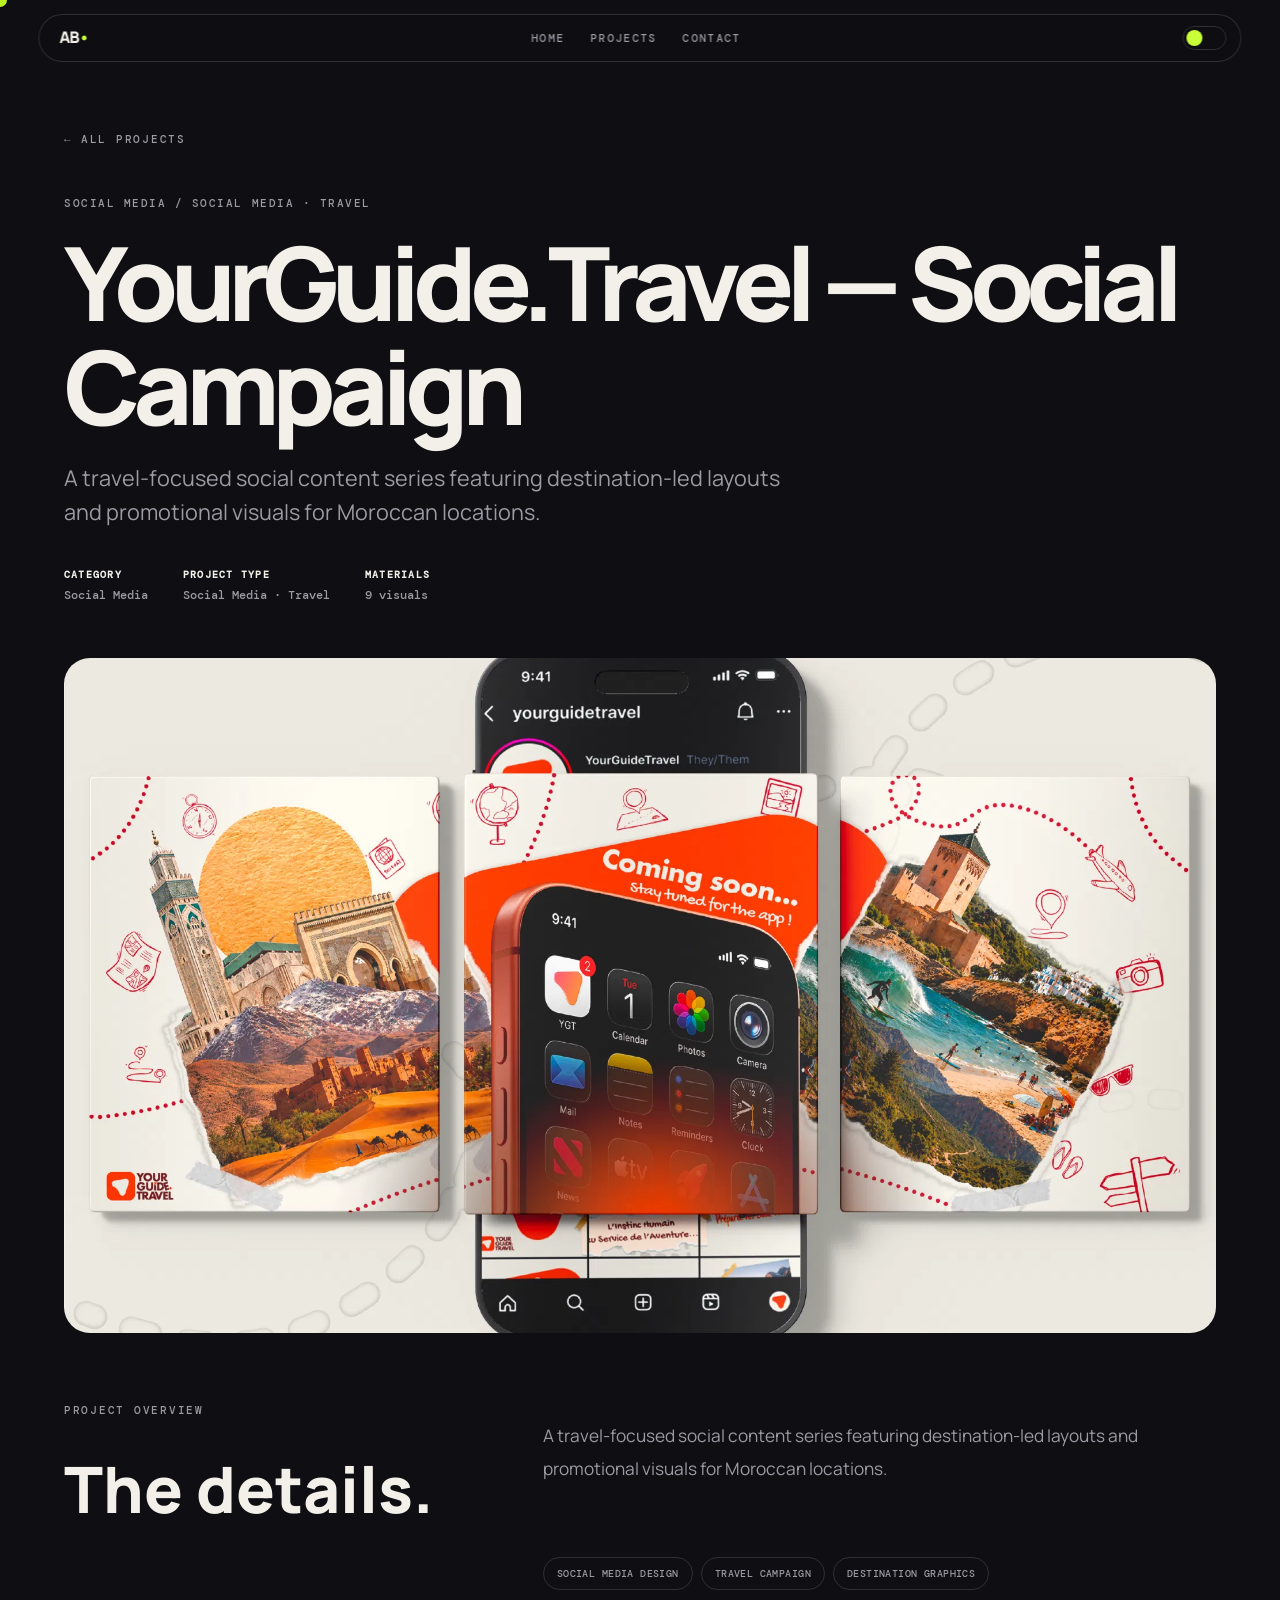
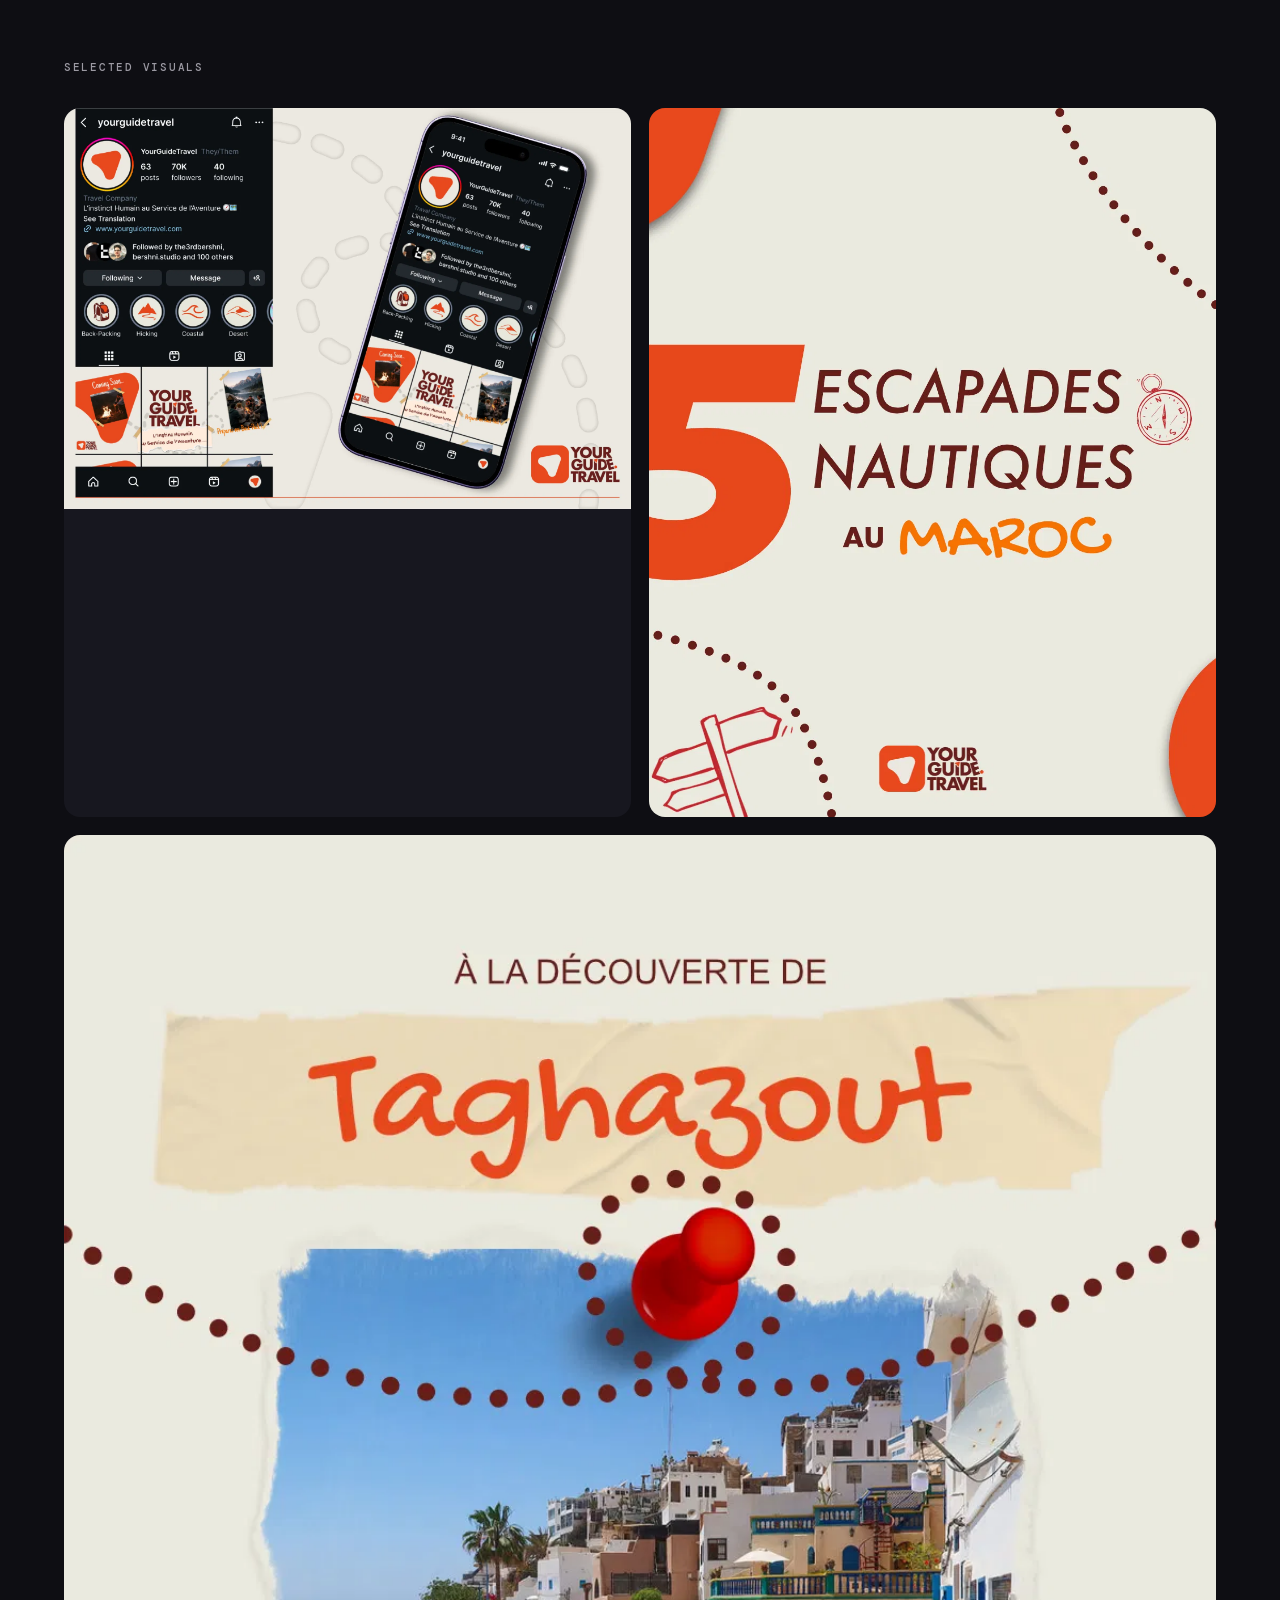
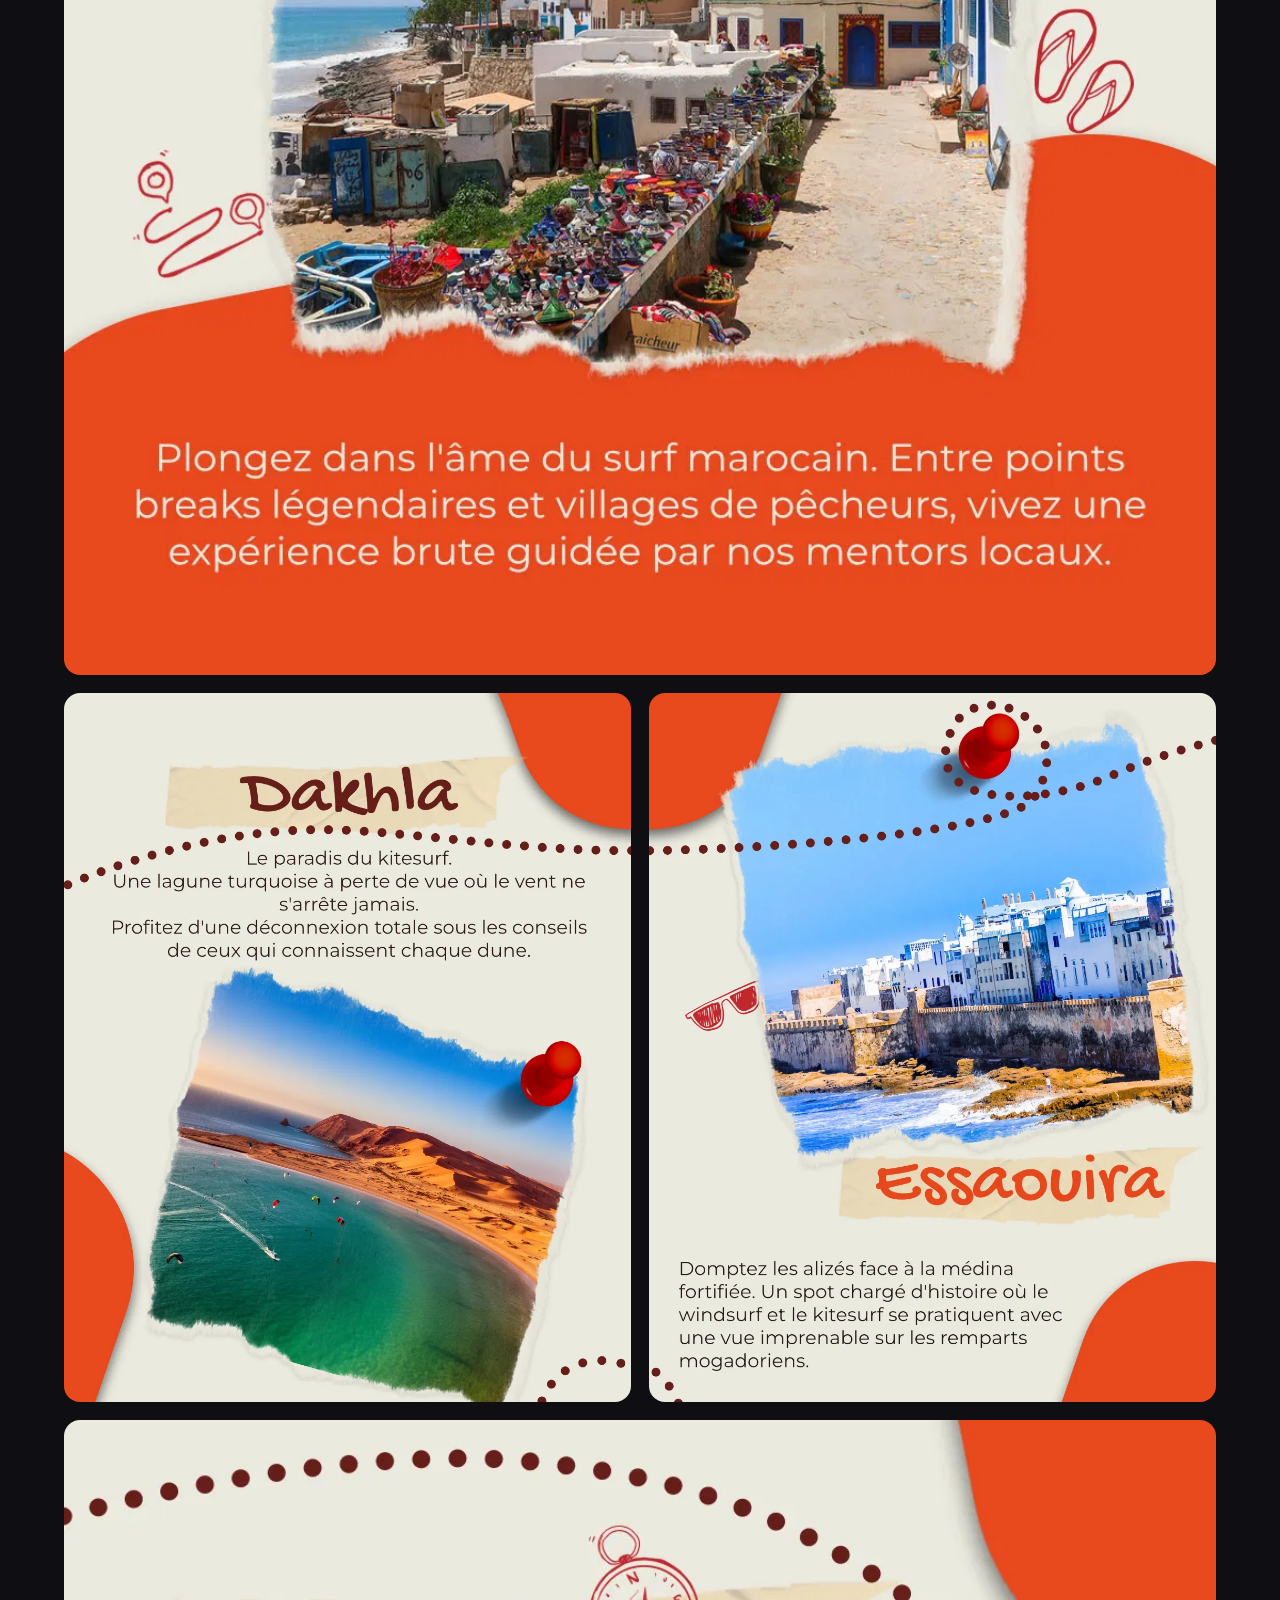
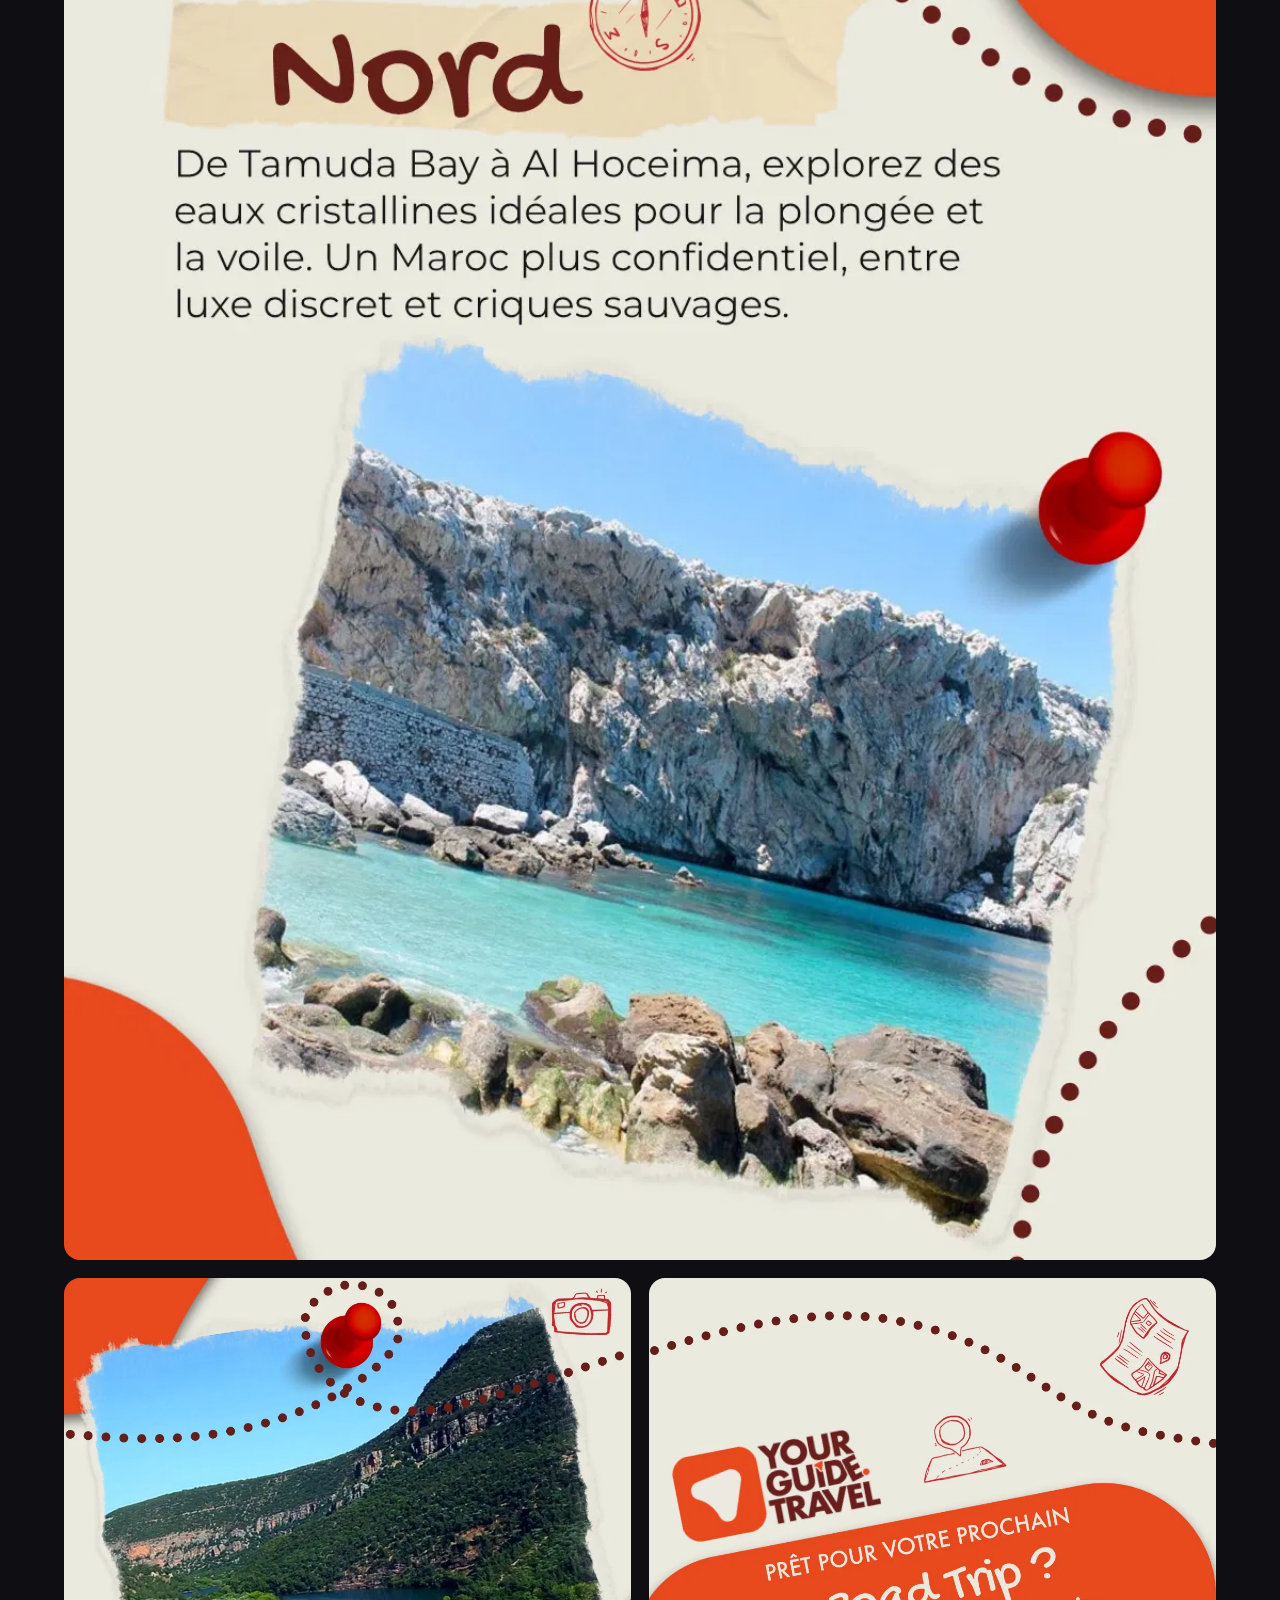
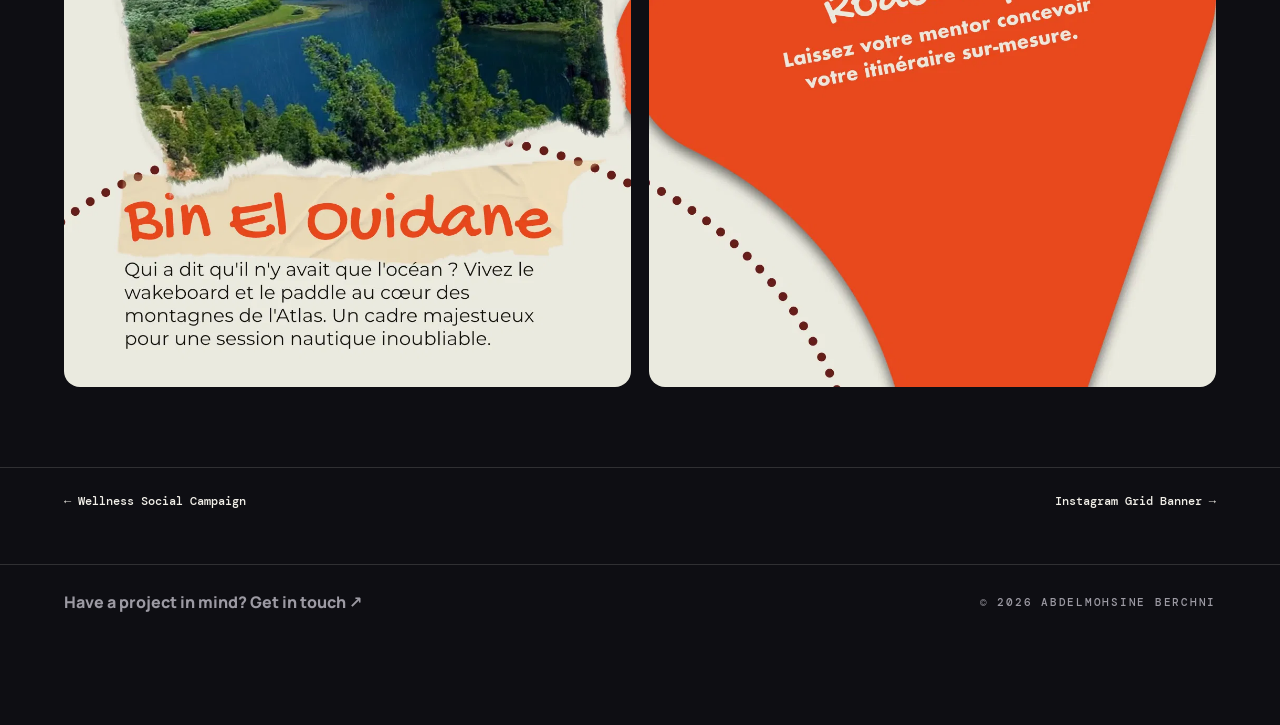
<file: project-pages/yourguide-travel-social.html>
<!doctype html>
<html lang="en"><head><meta charset="UTF-8"><meta name="viewport" content="width=device-width, initial-scale=1, viewport-fit=cover">
<title>Project — Abdelmohsine Berchni</title><meta name="description" content="Project case study by Abdelmohsine Berchni."><meta name="theme-color" content="#0e0e13"><script>try{document.documentElement.dataset.theme=localStorage.getItem('theme')||'dark'}catch(e){document.documentElement.dataset.theme='dark'}</script>
<link rel="preconnect" href="https://fonts.googleapis.com"><link rel="preconnect" href="https://fonts.gstatic.com" crossorigin><link href="https://fonts.googleapis.com/css2?family=DM+Mono:wght@400;500&family=Manrope:wght@400;600;800&display=swap" rel="stylesheet"><link rel="stylesheet" href="../css/styles.css"><link rel="stylesheet" href="../css/projects.css"></head>
<body><div class="cur" id="cur" aria-hidden="true"><span id="curT"></span></div><header class="nav"><a href="../index.html#top" class="brand">AB<i>•</i></a><nav id="nav"><a href="../index.html#top">Home</a><a href="../projects.html">Projects</a><a href="../index.html#contact">Contact</a></nav><button id="theme" aria-label="Toggle light/dark theme"><b></b></button></header>
<main class="detail-page" id="detailPage" data-project="yourguide-travel-social"><section class="detail-hero pad"><a class="back-link mono" href="../projects.html">← All projects</a><p class="mono detail-kicker" id="detailCategory"></p><h1 class="big" id="detailTitle"></h1><p class="detail-summary" id="detailSummary"></p><div class="detail-meta" id="detailMeta"></div></section><section class="detail-cover pad"><img id="detailCover" alt="" fetchpriority="high"></section><section class="detail-content pad"><div class="detail-content-head"><p class="mono idx">Project overview</p><h2 class="big">The details.</h2></div><p class="detail-overview" id="detailOverview"></p><div class="detail-services" id="detailServices"></div></section><section class="detail-gallery pad"><p class="mono idx">Selected visuals</p><div class="detail-images" id="detailImages"></div></section><nav class="project-pagination pad" aria-label="Project navigation"><a id="prevProject" href="#">← Previous project</a><a id="nextProject" href="#">Next project →</a></nav></main>
<footer class="projects-footer pad"><a href="../index.html#contact" class="lnk">Have a project in mind? Get in touch ↗</a><span class="mono">© <span id="yr"></span> Abdelmohsine Berchni</span></footer>
<script src="../js/projects.js"></script><script src="../js/detail.js"></script></body></html>
</file>
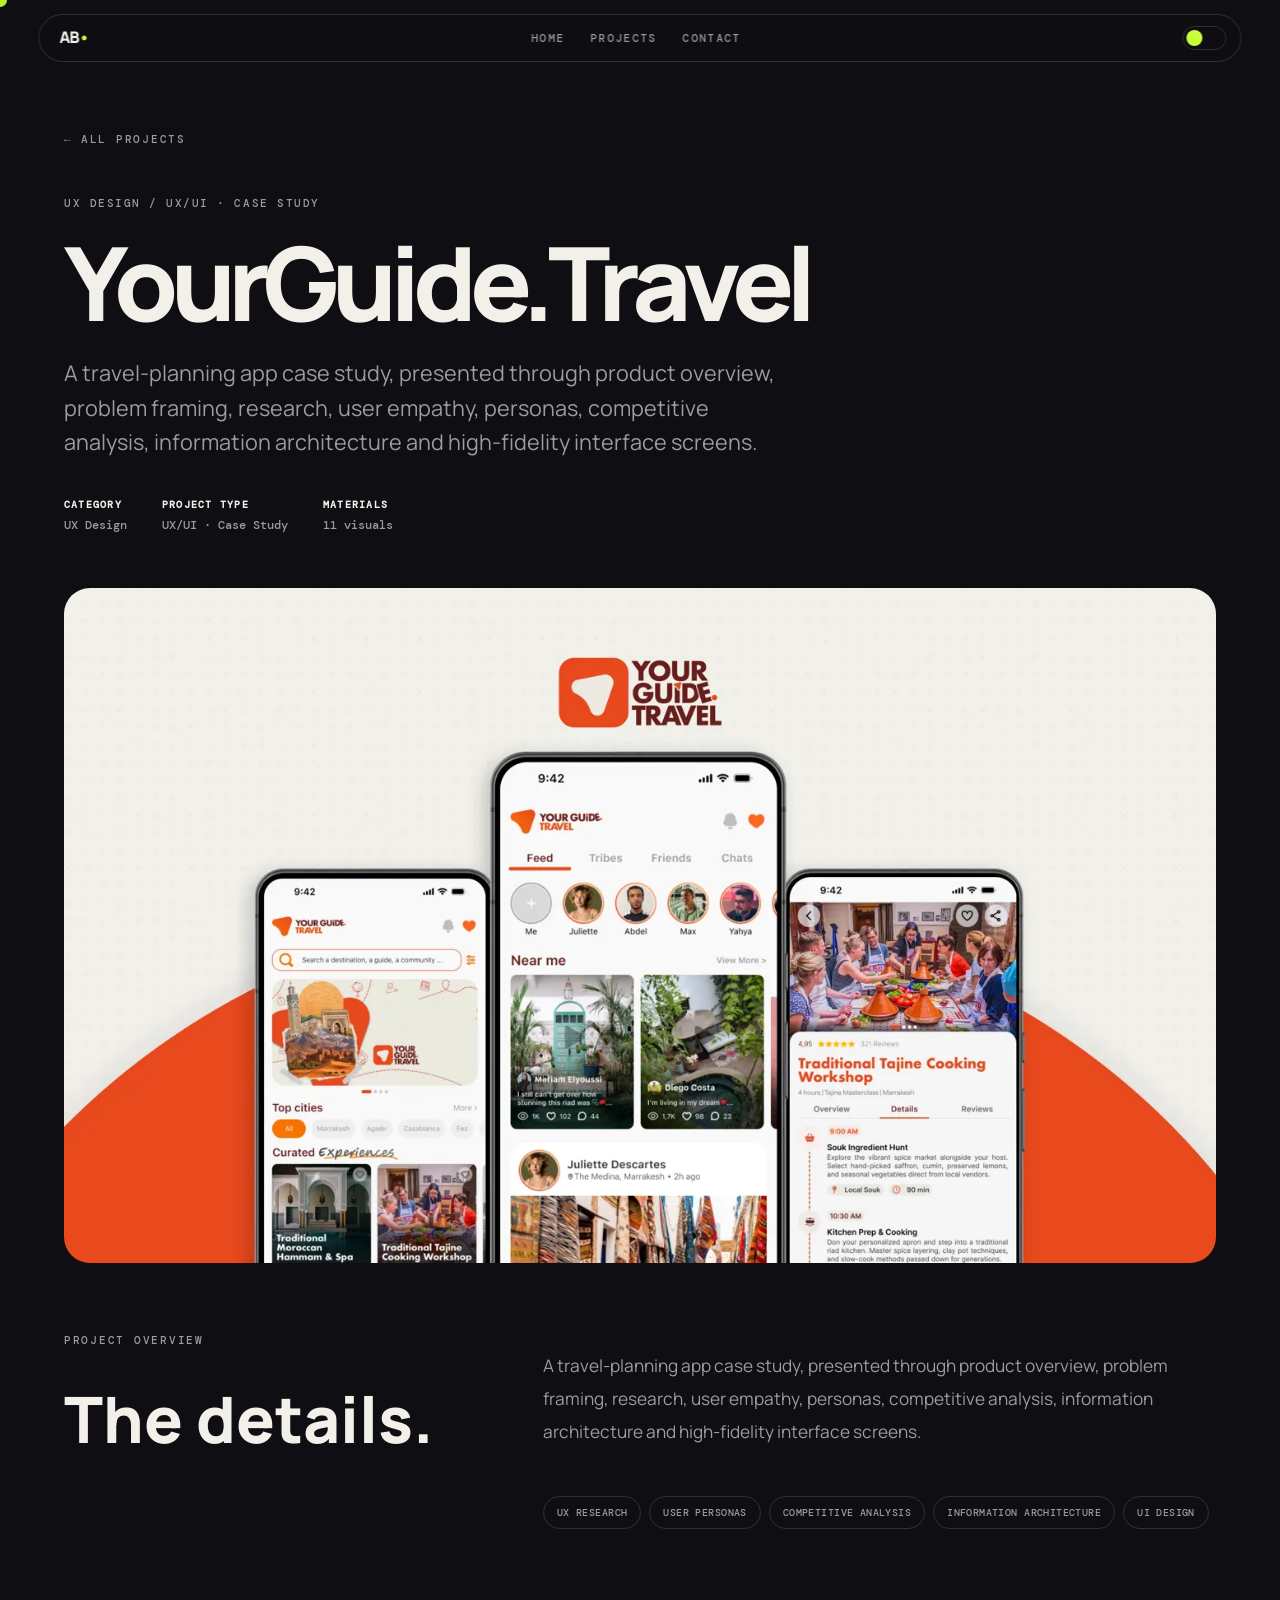
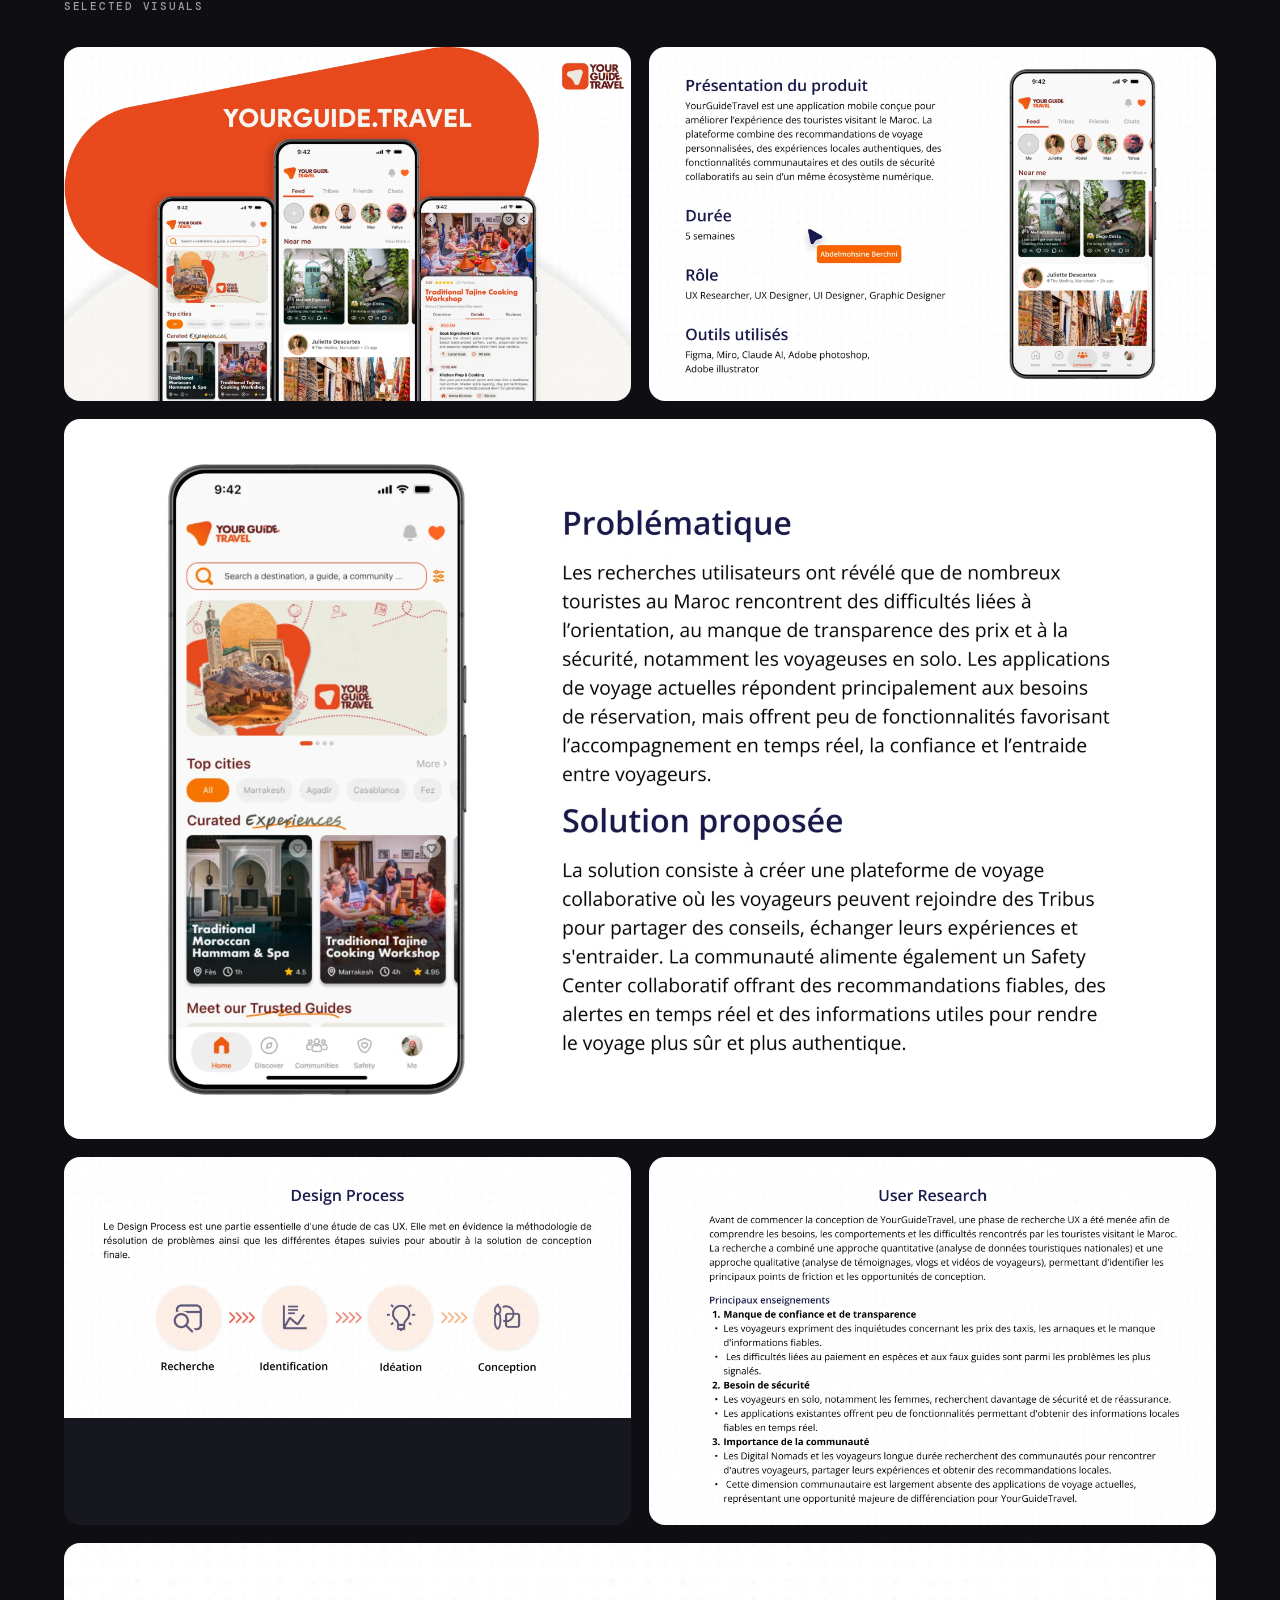
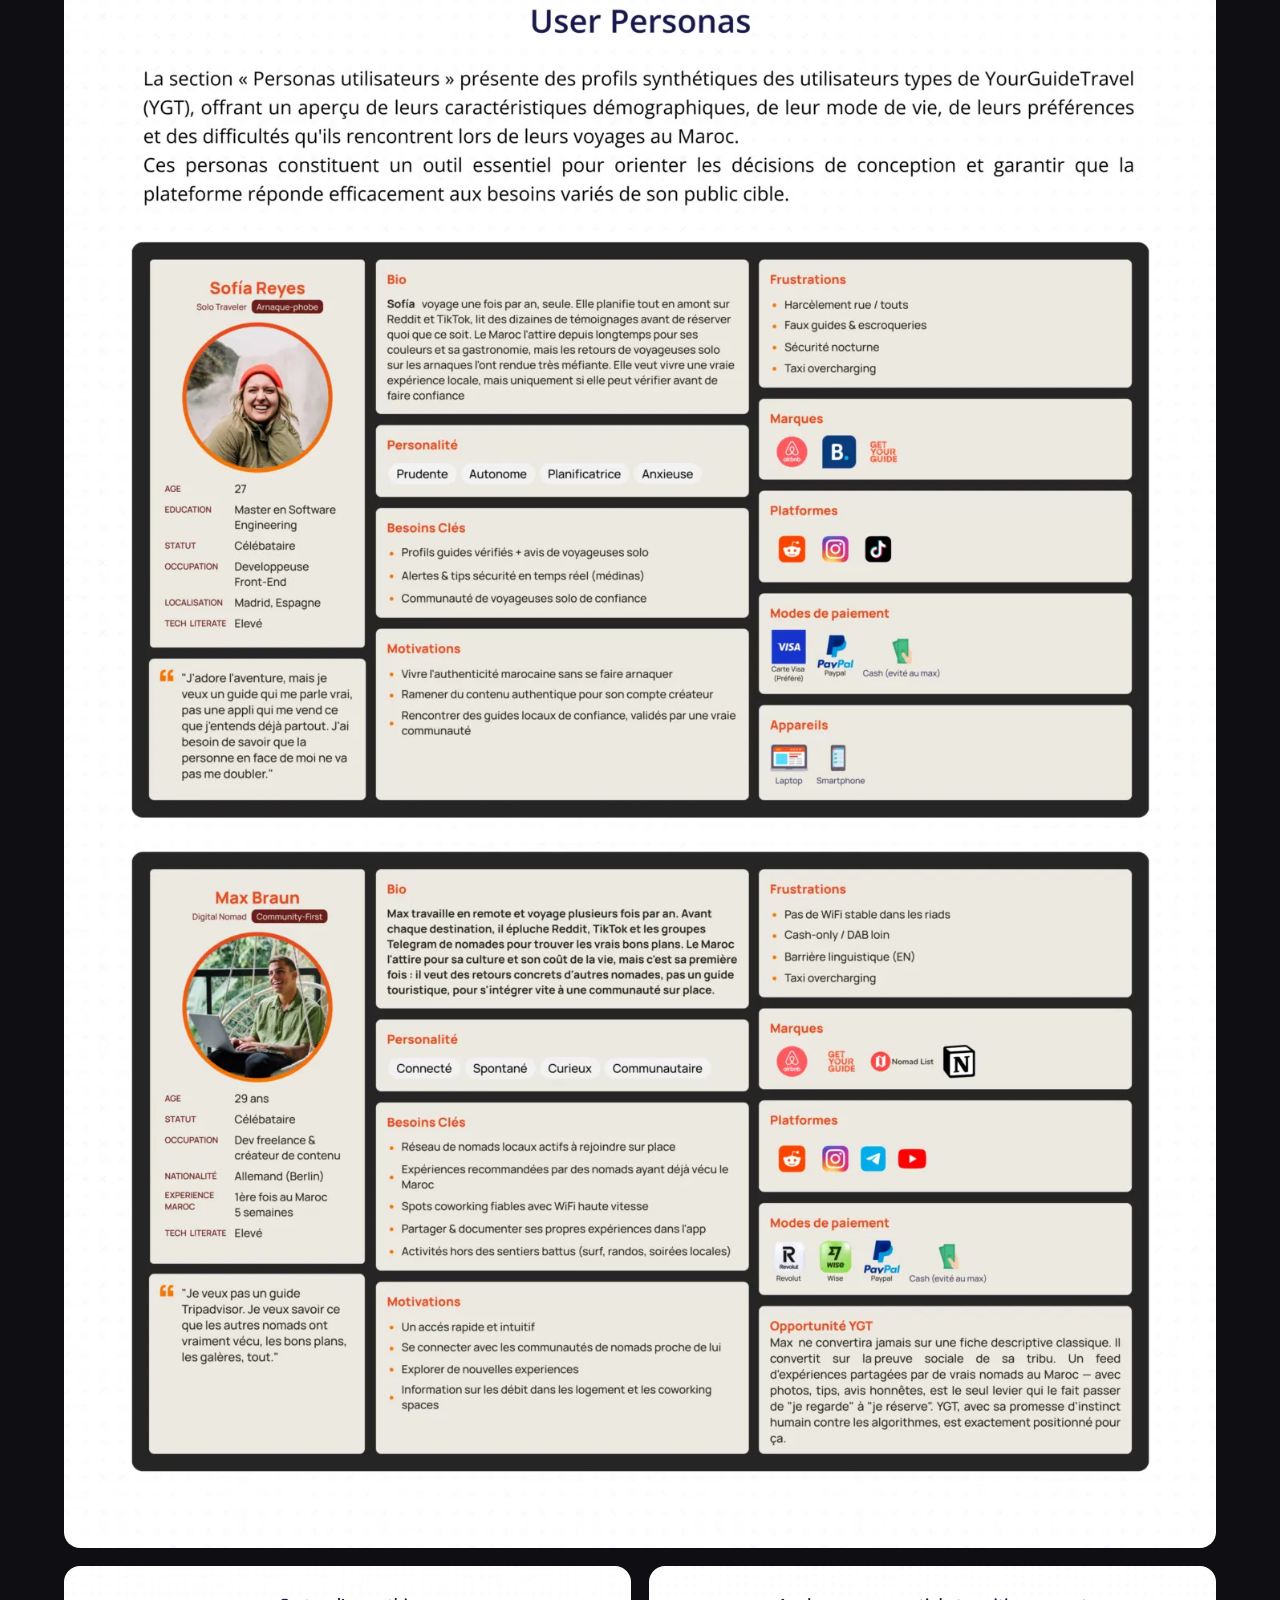
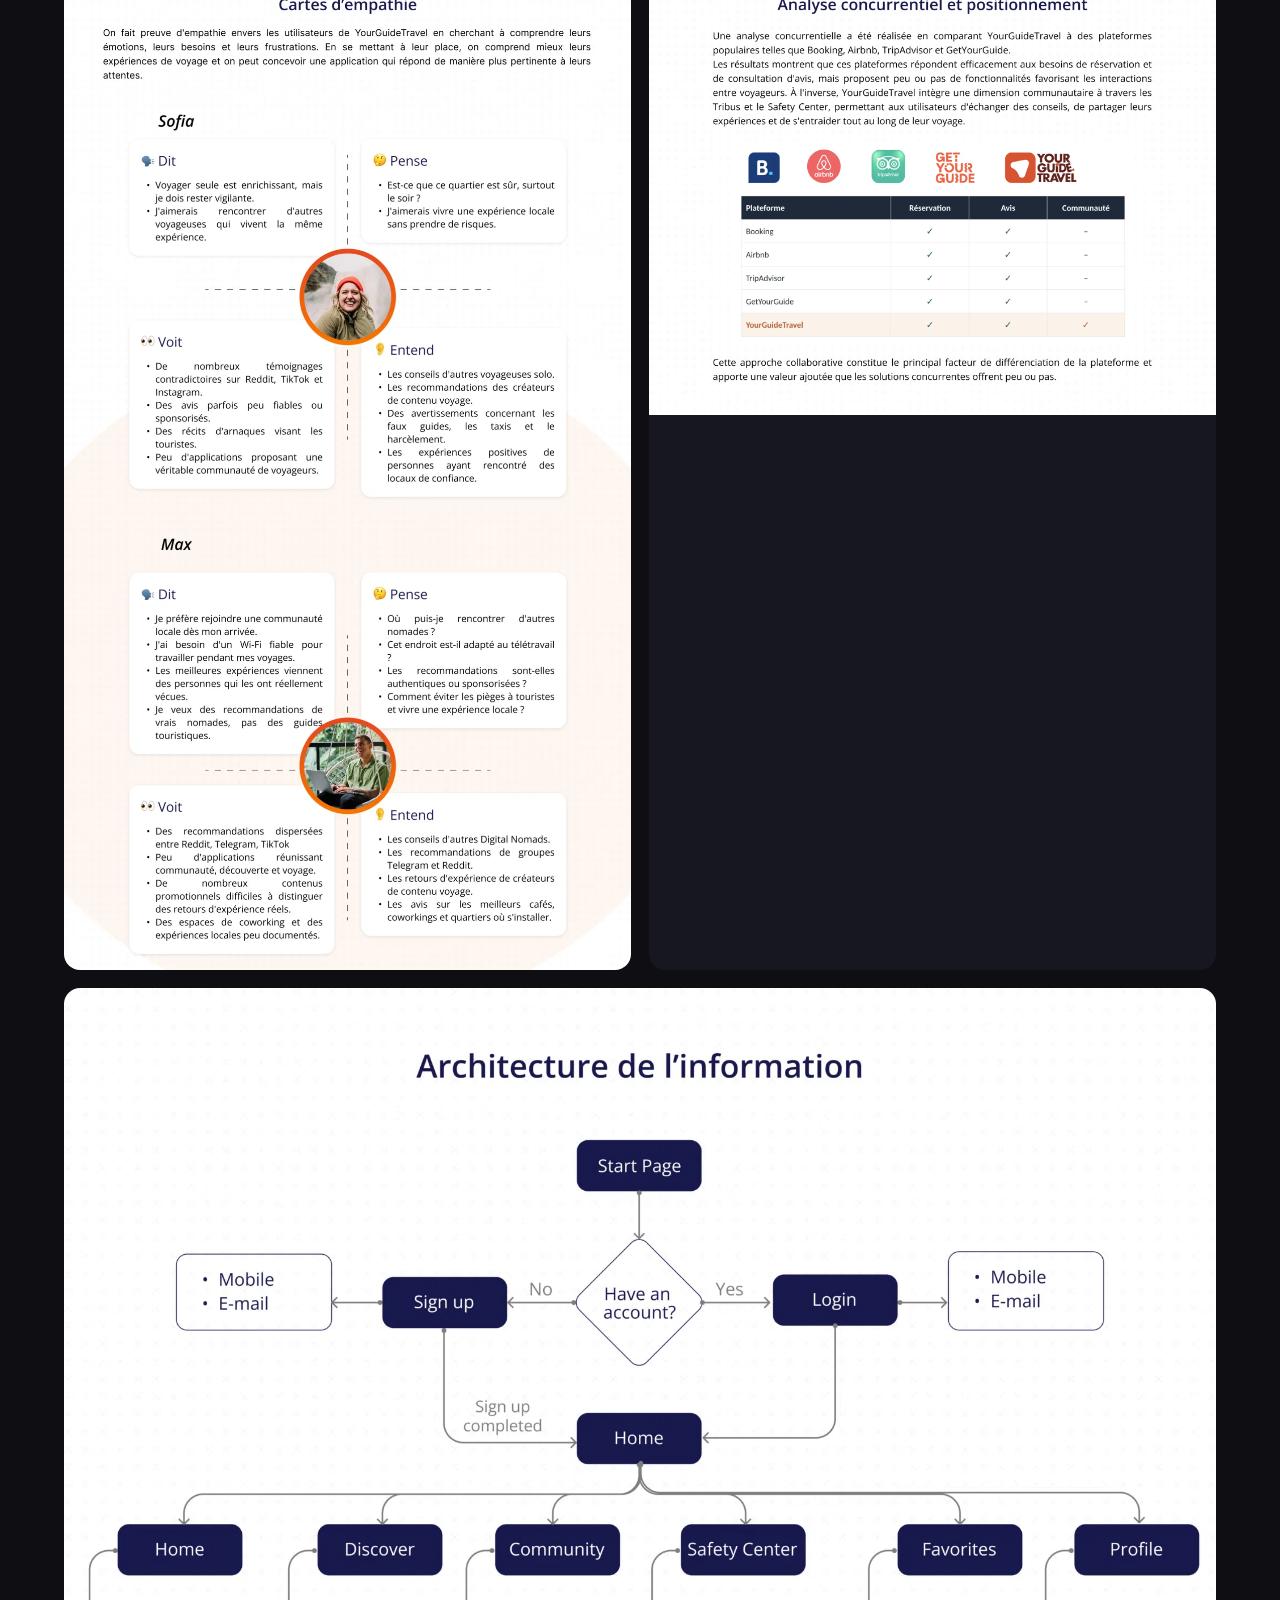
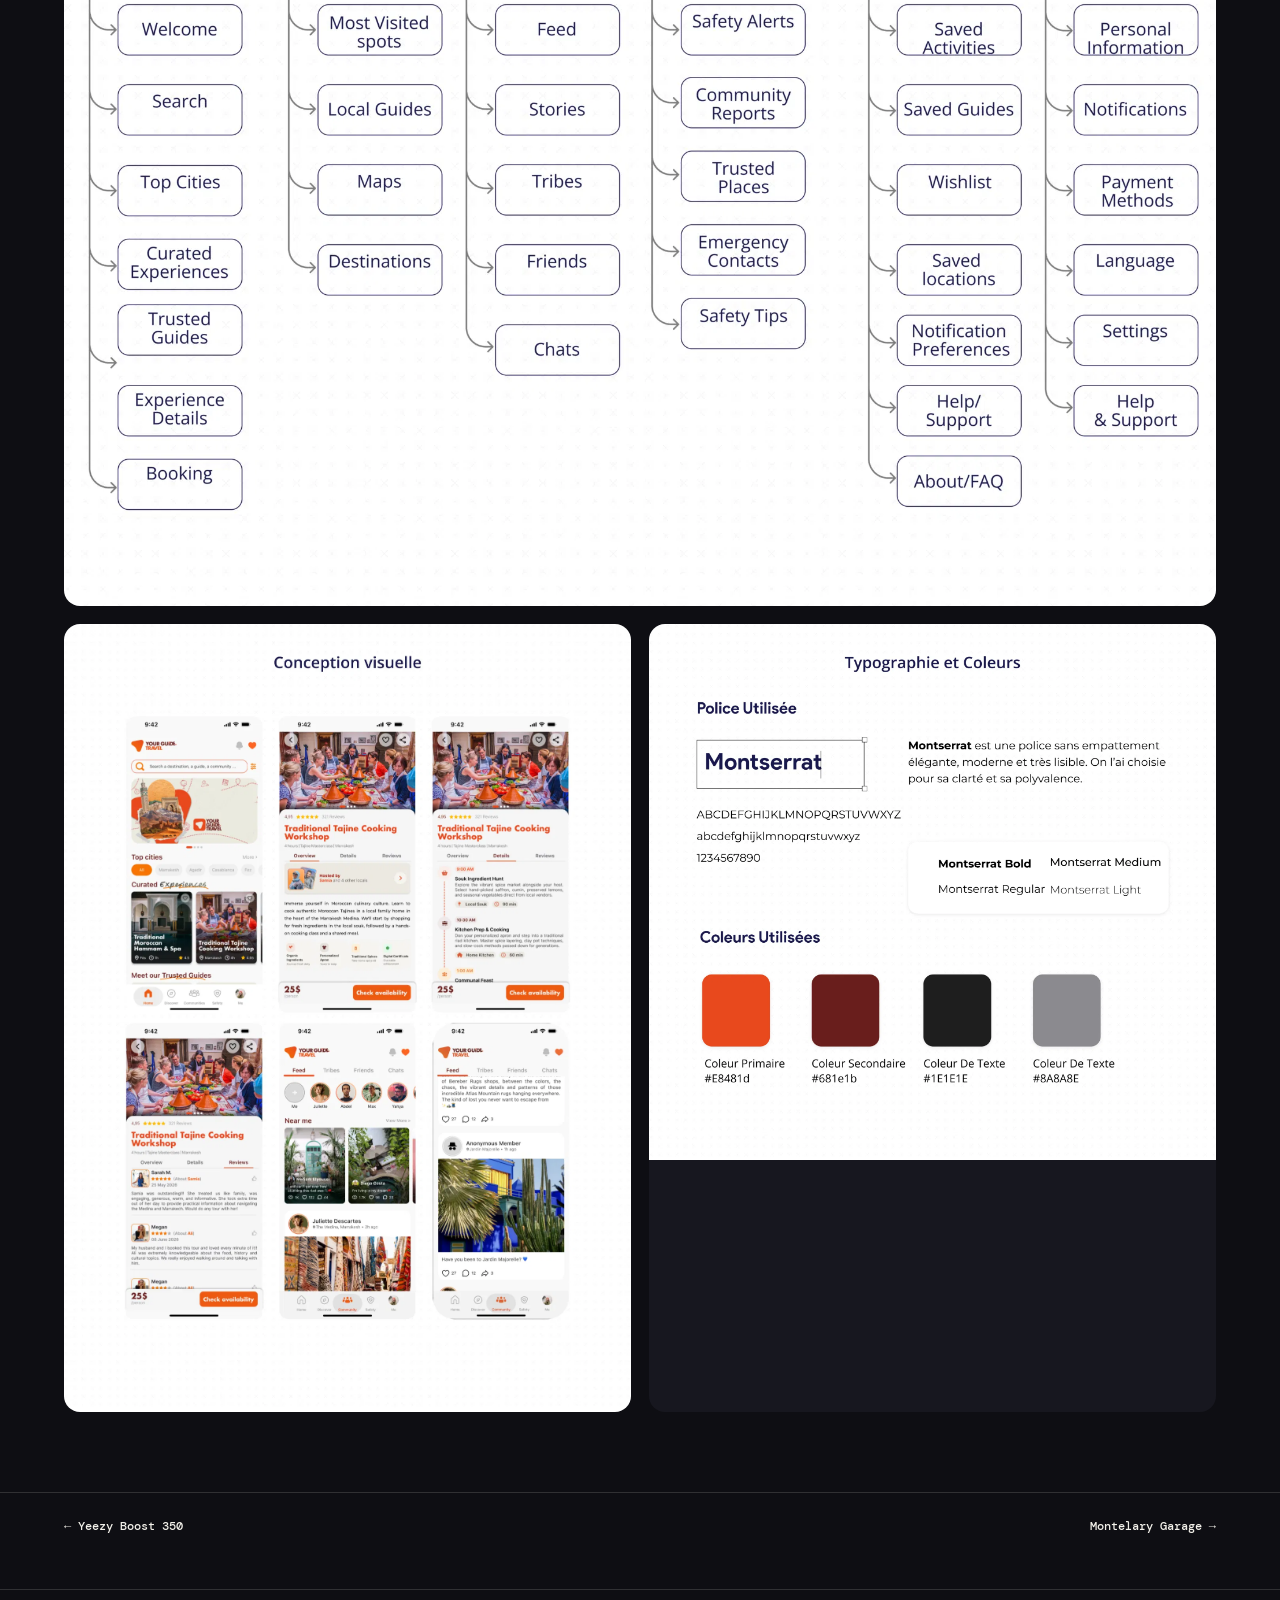
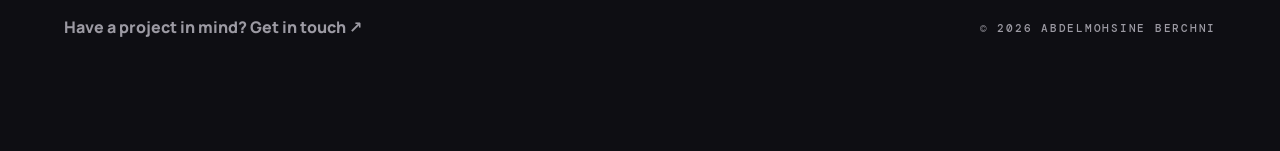
<file: project-pages/yourguide-travel-ux.html>
<!doctype html>
<html lang="en"><head><meta charset="UTF-8"><meta name="viewport" content="width=device-width, initial-scale=1, viewport-fit=cover">
<title>Project — Abdelmohsine Berchni</title><meta name="description" content="Project case study by Abdelmohsine Berchni."><meta name="theme-color" content="#0e0e13"><script>try{document.documentElement.dataset.theme=localStorage.getItem('theme')||'dark'}catch(e){document.documentElement.dataset.theme='dark'}</script>
<link rel="preconnect" href="https://fonts.googleapis.com"><link rel="preconnect" href="https://fonts.gstatic.com" crossorigin><link href="https://fonts.googleapis.com/css2?family=DM+Mono:wght@400;500&family=Manrope:wght@400;600;800&display=swap" rel="stylesheet"><link rel="stylesheet" href="../css/styles.css"><link rel="stylesheet" href="../css/projects.css"></head>
<body><div class="cur" id="cur" aria-hidden="true"><span id="curT"></span></div><header class="nav"><a href="../index.html#top" class="brand">AB<i>•</i></a><nav id="nav"><a href="../index.html#top">Home</a><a href="../projects.html">Projects</a><a href="../index.html#contact">Contact</a></nav><button id="theme" aria-label="Toggle light/dark theme"><b></b></button></header>
<main class="detail-page" id="detailPage" data-project="yourguide-travel-ux"><section class="detail-hero pad"><a class="back-link mono" href="../projects.html">← All projects</a><p class="mono detail-kicker" id="detailCategory"></p><h1 class="big" id="detailTitle"></h1><p class="detail-summary" id="detailSummary"></p><div class="detail-meta" id="detailMeta"></div></section><section class="detail-cover pad"><img id="detailCover" alt="" fetchpriority="high"></section><section class="detail-content pad"><div class="detail-content-head"><p class="mono idx">Project overview</p><h2 class="big">The details.</h2></div><p class="detail-overview" id="detailOverview"></p><div class="detail-services" id="detailServices"></div></section><section class="detail-gallery pad"><p class="mono idx">Selected visuals</p><div class="detail-images" id="detailImages"></div></section><nav class="project-pagination pad" aria-label="Project navigation"><a id="prevProject" href="#">← Previous project</a><a id="nextProject" href="#">Next project →</a></nav></main>
<footer class="projects-footer pad"><a href="../index.html#contact" class="lnk">Have a project in mind? Get in touch ↗</a><span class="mono">© <span id="yr"></span> Abdelmohsine Berchni</span></footer>
<script src="../js/projects.js"></script><script src="../js/detail.js"></script></body></html>
</file>
<file: css/styles.css>
:root{--bg:#0e0e13;--pn:#17171f;--tx:#f2f0e9;--mu:#9c9aa3;--ln:rgba(242,240,233,.15);--ac:#c8ff38;--a2:#9a7bff;--inv:#0e0e13;--pad:clamp(20px,5vw,80px)}
[data-theme=light]{--bg:#f4f1e8;--pn:#fff;--tx:#15151c;--mu:#6a6870;--ln:rgba(21,21,28,.15);--ac:#4b3df7;--a2:#ff5b7e;--inv:#f4f1e8}
*{box-sizing:border-box}html{scroll-behavior:smooth}
body{margin:0;background:var(--bg);color:var(--tx);font:400 1rem/1.6 Manrope,system-ui,sans-serif;overflow-x:clip;transition:background .4s,color .4s}
a{color:inherit;text-decoration:none}button{font:inherit;color:inherit;cursor:pointer;background:none;border:0}
h1{margin:0;line-height:.9;letter-spacing:-.06em}
h2{margin:0;line-height:1.2;letter-spacing:-.00em}
h3{margin:0;line-height:.9;letter-spacing:-.06em}
.mono{font:500 .68rem 'DM Mono',monospace;letter-spacing:.16em;text-transform:uppercase;color:var(--mu);margin:0}
.pad{padding-inline:var(--pad)}.sec{padding-block:clamp(80px,12vw,150px)}
.ac{color:var(--ac)}
.big{font-size:clamp(2.8rem,7vw,7rem);font-weight:800}
.idx{margin-bottom:34px}.idx b{color:var(--tx);margin-right:14px}
.two{display:grid;grid-template-columns:1.4fr .6fr;gap:clamp(30px,7vw,120px)}
.copy{color:var(--mu)}
.chip-row{display:flex;flex-wrap:wrap;gap:8px;margin-top:14px}
.chip{display:inline-flex;align-items:center;gap:8px;padding:9px 14px;border:1px solid var(--ln);border-radius:99px;font-size:.8rem;color:var(--tx);transition:.25s}
.chip:hover{background:var(--ac);color:var(--inv);transform:translateY(-3px) rotate(-2deg)}
.dot{width:8px;height:8px;border-radius:50%;background:var(--ac);animation:pl 1.8s infinite}
@keyframes pl{50%{box-shadow:0 0 0 7px transparent;box-shadow:0 0 0 7px color-mix(in srgb,var(--ac) 0%,transparent)}0%{box-shadow:0 0 0 0 var(--ac)}}
.btn{display:inline-block;padding:15px 22px;border-radius:99px;background:var(--tx);color:var(--inv);font-weight:800;transition:transform .2s}
.lnk{font-weight:800;color:var(--mu)}.lnk:hover{color:var(--tx)}
.row{display:flex;flex-wrap:wrap;gap:22px;align-items:center;margin-top:30px}

/* reveal */
.js .rv{opacity:0;transform:translateY(40px);transition:opacity .9s,transform .9s cubic-bezier(.2,.8,.2,1)}
.js .rv.in{opacity:1;transform:none}
.words span{display:inline-block;overflow:hidden;vertical-align:top;padding-bottom:.1em}
.words span i{display:inline-block;font-style:normal;transform:translateY(110%);transition:transform .9s cubic-bezier(.2,.8,.2,1);transition-delay:calc(var(--i)*40ms)}
.words.in span i{transform:none}

/* nav */
.nav{position:fixed;z-index:50;top:14px;left:50%;translate:-50% 0;width:min(94vw,1300px);display:flex;justify-content:space-between;align-items:center;padding:10px 14px 10px 20px;border:1px solid var(--ln);border-radius:99px;background:color-mix(in srgb,var(--bg) 72%,transparent);backdrop-filter:blur(16px)}
.brand{font-weight:800;letter-spacing:-.05em}.brand i{color:var(--ac);font-style:normal}
.nav nav{display:flex;gap:clamp(12px,2vw,26px);font:500 .7rem 'DM Mono',monospace;text-transform:uppercase;letter-spacing:.12em;color:var(--mu)}
.nav nav a:hover,.nav nav a.on{color:var(--tx)}
#theme{width:44px;height:24px;border:1px solid var(--ln);border-radius:99px;position:relative}
#theme b{position:absolute;top:3px;left:3px;width:16px;height:16px;border-radius:50%;background:var(--ac);transition:transform .3s}
[data-theme=light] #theme b{transform:translateX(20px)}

/* hero */
.hero{min-height:100svh;position:relative;display:grid;grid-template-columns:1.1fr .9fr;align-items:center;padding-top:110px;padding-bottom:90px;overflow:hidden}
.grid-bg{position:absolute;inset:0;z-index:-1;opacity:.35;background:linear-gradient(var(--ln) 1px,transparent 1px) 0 0/64px 64px,linear-gradient(90deg,var(--ln) 1px,transparent 1px) 0 0/64px 64px;mask-image:radial-gradient(circle at 55% 45%,#000,transparent 70%)}
.hero h1{font-size:clamp(3.6rem,9.4vw,10rem);margin:20px 0 24px;font-weight:800}
.ln{display:block;overflow:hidden;padding-bottom:.08em}.ln em{display:block;font-style:normal;transform:translateY(105%);animation:up 1.1s cubic-bezier(.2,.8,.2,1) forwards}
.ln:nth-child(2) em{animation-delay:.1s}.ln:nth-child(3) em{animation-delay:.2s;-webkit-text-stroke:0}
@keyframes up{to{transform:none}}
.lead{max-width:560px;color:var(--mu);font-size:clamp(1rem,1.5vw,1.2rem)}.lead b{color:var(--tx)}
.portrait{position:relative;justify-self:center;width:min(40vw,520px);aspect-ratio:934/1391;max-height:78svh}
.portrait img{position:absolute;inset:0;width:100%;height:100%;object-fit:contain;object-position:bottom;filter:drop-shadow(0 30px 40px rgba(0,0,0,.25))}
.blob{
  position:absolute;
  inset:10% -8% 8% -8%;
  border-radius:46% 54% 50% 50%;
  background:
    radial-gradient(circle at 30% 30%, var(--a2), transparent 60%),
    radial-gradient(circle at 70% 70%, var(--ac), transparent 60%);
  animation:mo 9s ease-in-out infinite alternate;

  /* fade out toward the edge */
  -webkit-mask-image: radial-gradient(closest-side, #000 70%, transparent 100%);
          mask-image: radial-gradient(closest-side, #000 70%, transparent 100%);
}

@keyframes mo{to{border-radius:58% 42% 40% 60%;rotate:12deg}}
.sticker{position:absolute;left:-6%;bottom:12%;padding:20px 16px;border:1px solid var(--tx);border-radius:50%;background:var(--bg);font:500 .65rem 'DM Mono',monospace;text-transform:uppercase;letter-spacing:.12em;text-align:center;rotate:-10deg;transition:rotate .4s}
.portrait:hover .sticker{rotate:8deg}
.marq{position:absolute;left:0;right:0;bottom:22px;overflow:hidden;font:500 .7rem 'DM Mono',monospace;letter-spacing:.18em;text-transform:uppercase;color:var(--mu);white-space:nowrap}
.marq div{display:inline-flex;animation:mq 28s linear infinite}.marq span{padding-right:.6em}
@keyframes mq{to{transform:translateX(-50%)}}

/* experience */
.xrow{display:grid;grid-template-columns:.7fr 2fr auto;gap:30px;align-items:center;padding:30px 0;border-top:1px solid var(--ln);transition:padding .4s,background .4s}
.xrow:last-child{border-bottom:1px solid var(--ln)}
.xrow h3{font-size:clamp(1.3rem,2.4vw,2.2rem);margin-bottom:8px}.xrow p{margin:0;color:var(--mu)}
.xrow small{display:block;max-height:0;overflow:hidden;opacity:0;color:var(--mu);transition:.4s}
.xrow:hover{padding-inline:18px;background:var(--pn)}.xrow:hover small{max-height:60px;opacity:1;margin-top:8px}
.xrow i{font-style:normal;font-size:2rem;color:var(--ac);transition:transform .4s}.xrow:hover i{transform:rotate(45deg) scale(1.3)}

/* skills */
.skills{display:grid;grid-template-columns:repeat(3,1fr);border-top:1px solid var(--ln);border-left:1px solid var(--ln);margin-bottom:60px}
.sk{position:relative;min-height:240px;padding:24px;border-right:1px solid var(--ln);border-bottom:1px solid var(--ln);overflow:hidden;transition:color .3s}
.sk::before{content:'';position:absolute;inset:0;background:radial-gradient(240px circle at var(--mx,50%) var(--my,50%),var(--ac),transparent 70%);opacity:0;transition:opacity .3s;z-index:-1}
.sk:hover::before{opacity:.9}.sk:hover{color:var(--inv)}.sk:hover p{color:inherit}
.sk h3{font-size:clamp(1.4rem,2.2vw,2rem);margin:56px 0 12px}.sk p{margin:0;color:var(--mu);max-width:240px}
.mini{grid-template-columns:1fr 1fr}

/* work: pinned horizontal scroll */
.hs{position:relative;background:var(--pn)}
.stick{position:sticky;top:0;height:100svh;overflow:hidden;display:flex;flex-direction:column;justify-content:center;gap:28px;padding-top:70px}
.wk-head .idx{margin-bottom:14px}.hint{margin-top:14px}
.track{display:flex;gap:26px;padding-inline:var(--pad);width:max-content;will-change:transform}
.card{position:relative;width:min(62vw,620px);flex:none;cursor:pointer;outline:none}
.card .art{position:relative;height:min(40svh,400px);border-radius:26px;overflow:hidden;background:var(--c);transition:transform .3s;transform-style:preserve-3d}
.card img{position:absolute;left:0;top:-6%;width:100%;height:112%;object-fit:cover;transition:transform .7s}
.card:hover img{transform:scale(1.07)}
.card .ov{position:absolute;inset:0;display:grid;place-items:center;background:color-mix(in srgb,var(--c) 55%,#000 30%);color:#fff;font:800 1.1rem Manrope;opacity:0;transition:.3s;clip-path:circle(0% at var(--mx,50%) var(--my,50%))}
.card:hover .ov{opacity:1;clip-path:circle(150% at var(--mx,50%) var(--my,50%))}
.card .meta{display:flex;justify-content:space-between;gap:12px;padding-top:14px}
.card h3{font-size:1.5rem;letter-spacing:-.04em;line-height:1}.card .mono{margin-top:6px}
.card .n{font:500 .7rem 'DM Mono';color:var(--mu)}
.prog{margin:0 var(--pad);height:2px;background:var(--ln)}.prog i{display:block;height:100%;width:0;background:var(--ac)}

/* contact */
.mail{display:inline-block;margin:40px 0 10px;font-size:clamp(1.4rem,5vw,4.6rem);font-weight:800;letter-spacing:-.05em;border-bottom:3px solid var(--ac);word-break:break-all}
#form{display:flex;flex-wrap:wrap;gap:12px;margin-top:50px}
#form input{flex:1 1 200px;padding:15px 18px;border-radius:99px;border:1px solid var(--ln);background:transparent;color:var(--tx);font:inherit}
#form input:focus{outline:2px solid var(--ac)}#form .btn{border:0}
.foot{margin-top:90px}

/* modal */
.modal{position:fixed;inset:0;z-index:100;display:grid;place-items:center;background:rgba(0,0,0,.72);backdrop-filter:blur(8px);opacity:0;visibility:hidden;transition:.35s}
.modal.open{opacity:1;visibility:visible}
.sheet{width:min(1200px,96vw);height:min(92svh,940px);display:flex;flex-direction:column;background:var(--bg);border:1px solid var(--ln);border-radius:26px;overflow:hidden;transform:scale(.94);transition:transform .4s cubic-bezier(.2,.8,.2,1)}
.modal.open .sheet{transform:none}
.grab{display:none}
.mbar{display:flex;justify-content:space-between;align-items:center;gap:10px;padding:12px 16px;border-bottom:1px solid var(--ln)}
.mbar span{display:flex;gap:6px;align-items:center;font:500 .75rem 'DM Mono'}
.mbar button,.mbar a{padding:8px 12px;border:1px solid var(--ln);border-radius:99px}.mbar button:hover,.mbar a:hover{background:var(--ac);color:var(--inv)}
.frame{position:relative;flex:1;background:var(--pn)}.frame p{position:absolute;inset:0;display:grid;place-items:center;text-align:center;padding:20px}
iframe{position:relative;width:100%;height:100%;border:0;background:transparent}

/* cursor (fine pointers only) */
.cur{display:none}
@media(pointer:fine){.cur{display:block;position:fixed;z-index:200;left:0;top:0;width:14px;height:14px;margin:-7px;border-radius:50%;background:var(--ac);mix-blend-mode:difference;pointer-events:none;transition:width .25s,height .25s,margin .25s}
.cur span{position:absolute;inset:0;display:grid;place-items:center;font:800 .62rem Manrope;color:#000;opacity:0}
.cur.h{width:56px;height:56px;margin:-28px}.cur.v{width:88px;height:88px;margin:-44px;mix-blend-mode:normal}.cur.v span{opacity:1}}

/* tablet */
@media(max-width:1000px){.hero{grid-template-columns:1fr;text-align:left;padding-top:120px}.portrait{width:min(62vw,380px);margin-top:20px}.two{grid-template-columns:1fr}.skills{grid-template-columns:repeat(2,1fr)}.card{width:min(74vw,520px)}.xrow{grid-template-columns:1fr auto}.xrow>span{grid-column:1/-1}}

/* mobile: own interaction model — bottom dock, swipe cards, drag-to-close sheet */
@media(max-width:700px){
.nav{top:auto;bottom:calc(12px + env(safe-area-inset-bottom));width:calc(100vw - 24px);padding:8px 8px 8px 16px;gap:8px}.brand{display:none}
.nav nav{gap:0;flex:1;justify-content:space-around;font-size:.62rem;letter-spacing:.04em}.nav nav a{padding:10px 6px;border-radius:99px}.nav nav a.on{background:var(--ac);color:var(--inv)}
.nav nav a:first-child{display:none}
body{padding-bottom:90px}
.hero{padding-top:60px}.hero h1{font-size:clamp(3.1rem,17vw,5rem)}.portrait{width:78vw}
.skills{grid-template-columns:1fr}.sk{min-height:150px}.sk h3{margin-top:24px}.mini{gap:30px}
.hs{height:auto!important}.stick{position:static;height:auto;padding:80px 0 30px}
.track{width:auto;overflow-x:auto;scroll-snap-type:x mandatory;transform:none!important;padding-bottom:10px;scrollbar-width:none}.track::-webkit-scrollbar{display:none}
.card{width:82vw;scroll-snap-align:center}.card .art{height:58vw}.card .ov{display:none}
.hint::after{content:' (swipe ←)'}
.modal{align-items:end}.sheet{width:100vw;height:94svh;border-radius:26px 26px 0 0;transform:translateY(100%)}.modal.open .sheet{transform:none}
.grab{display:block;width:44px;height:5px;margin:8px auto 0;border-radius:9px;background:var(--ln);touch-action:none}
#mO{display:none}.mono.foot{margin-top:50px}}
@media(prefers-reduced-motion:reduce){*{animation:none!important;transition:none!important}.ln em{transform:none}.js .rv{opacity:1;transform:none}.words span i{transform:none}}
</file>
<file: css/projects.css>
/* Project gallery and individual case-study pages */
.work-more{padding-top:12px}.work-more .btn{display:inline-flex;align-items:center}
.projects-page{padding-top:130px}.projects-intro{padding-bottom:65px}.projects-intro h1{font-size:clamp(3.5rem,10vw,9rem);line-height:.98;margin:35px 0 25px}.projects-lead{max-width:560px;color:var(--mu);font-size:clamp(1rem,1.6vw,1.25rem)}
.project-list{padding-bottom:100px}.filters{display:flex;flex-wrap:wrap;gap:9px;border-bottom:1px solid var(--ln);padding-bottom:22px}.filter-btn{border:1px solid var(--ln);border-radius:99px;padding:10px 16px;color:var(--mu);font:500 .68rem 'DM Mono',monospace;text-transform:uppercase;letter-spacing:.06em;transition:.25s}.filter-btn:hover,.filter-btn.active{background:var(--ac);border-color:var(--ac);color:var(--inv)}
.result-count{color:var(--mu);margin:22px 0}.project-grid{display:grid;grid-template-columns:repeat(2,minmax(0,1fr));gap:46px 26px}.project-tile{display:block;min-width:0}.tile-image{position:relative;aspect-ratio:1.35;overflow:hidden;border-radius:22px;background:var(--project-accent)}.tile-image img{width:100%;height:100%;object-fit:cover;display:block;transition:transform .65s cubic-bezier(.2,.8,.2,1)}.project-tile:hover .tile-image img{transform:scale(1.045)}.tile-arrow{position:absolute;right:16px;bottom:16px;width:44px;height:44px;border-radius:50%;display:grid;place-items:center;background:var(--ac);color:var(--inv);font-size:1.3rem;transform:translateY(8px);opacity:0;transition:.25s}.project-tile:hover .tile-arrow{opacity:1;transform:none}.tile-meta{display:flex;justify-content:space-between;gap:15px;padding-top:15px}.tile-meta .mono{font-size:.64rem;color:var(--mu);text-transform:uppercase;letter-spacing:.1em}.tile-meta h2{font-size:clamp(1.25rem,2vw,1.8rem);letter-spacing:-.045em;margin:7px 0 4px}.tile-meta p{margin:0;color:var(--mu);font-size:.88rem}.tile-number{font:500 .75rem 'DM Mono';color:var(--mu);padding-top:3px}.empty-state{padding:70px 0;text-align:center}.empty-state h2{font-size:2rem}.empty-state p{color:var(--mu)}.projects-footer{display:flex;justify-content:space-between;align-items:center;gap:20px;padding-top:25px;padding-bottom:110px;border-top:1px solid var(--ln)}.projects-footer .mono{color:var(--mu);font-size:.68rem}
.detail-page{padding-top:125px}.detail-hero{padding-bottom:55px}.back-link{display:inline-block;color:var(--mu);margin-bottom:50px}.back-link:hover{color:var(--ac)}.detail-kicker{color:var(--mu);text-transform:uppercase;letter-spacing:.14em}.detail-hero h1{font-size:clamp(3rem,8vw,7rem);line-height:1.02;letter-spacing:-.07em;margin:20px 0}.detail-summary{max-width:720px;color:var(--mu);font-size:clamp(1.05rem,1.7vw,1.35rem)}.detail-meta{display:flex;flex-wrap:wrap;gap:35px;margin-top:38px}.detail-meta span{display:grid;gap:6px;color:var(--mu);font:500 .76rem 'DM Mono',monospace}.detail-meta b{color:var(--tx);font-size:.65rem;text-transform:uppercase;letter-spacing:.12em}.detail-cover{padding-bottom:70px}.detail-cover img{display:block;width:100%;max-height:75vh;object-fit:cover;object-position:center;border-radius:26px;background:var(--pn)}.detail-content{display:grid;grid-template-columns:.8fr 1.2fr;gap:30px;padding-bottom:70px}.detail-content-head .big{font-size:clamp(2.4rem,5vw,4.6rem);margin-top:22px}.detail-overview{font-size:1.08rem;color:var(--mu);max-width:700px;line-height:1.9}.detail-services{grid-column:2;display:flex;flex-wrap:wrap;gap:8px}.service-chip{border:1px solid var(--ln);border-radius:99px;padding:9px 13px;color:var(--mu);font:500 .65rem 'DM Mono',monospace;text-transform:uppercase;letter-spacing:.04em}.detail-gallery{padding-bottom:80px}.detail-images{display:grid;grid-template-columns:repeat(2,minmax(0,1fr));gap:18px;margin-top:25px}.detail-image{margin:0;overflow:hidden;border-radius:16px;background:var(--pn)}.detail-image img{display:block;width:100%;height:auto}.detail-image:nth-child(3n){grid-column:1/-1}.project-pagination{display:flex;justify-content:space-between;gap:20px;padding-top:25px;padding-bottom:55px;border-top:1px solid var(--ln);font:500 .75rem 'DM Mono',monospace}.project-pagination a{max-width:48%}.project-pagination a:hover{color:var(--ac)}
@media(max-width:700px){.projects-page,.detail-page{padding-top:55px}.projects-intro{padding-bottom:45px}.project-grid{grid-template-columns:1fr;gap:34px}.tile-image{aspect-ratio:1.18}.tile-arrow{opacity:1;transform:none}.filters{gap:7px}.filter-btn{padding:9px 12px;font-size:.6rem}.projects-footer{align-items:flex-start;flex-direction:column;padding-bottom:105px}.detail-hero{padding-bottom:35px}.back-link{margin-bottom:35px}.detail-meta{gap:18px}.detail-cover{padding-bottom:45px}.detail-cover img{border-radius:17px;max-height:none}.detail-content{grid-template-columns:1fr;gap:12px;padding-bottom:45px}.detail-services{grid-column:1}.detail-images{grid-template-columns:1fr;gap:12px}.detail-image:nth-child(3n){grid-column:auto}.project-pagination{font-size:.65rem}}
.behance-project-link {
  display: inline-block;
  width: fit-content;
  margin-top: 12px;
  color: var(--ac);
  font-size: 0.8rem;
  text-decoration: underline;
  text-underline-offset: 5px;
  transition: opacity 0.25s ease;
}

.behance-project-link:hover {
  opacity: 0.65;
}
</file>
